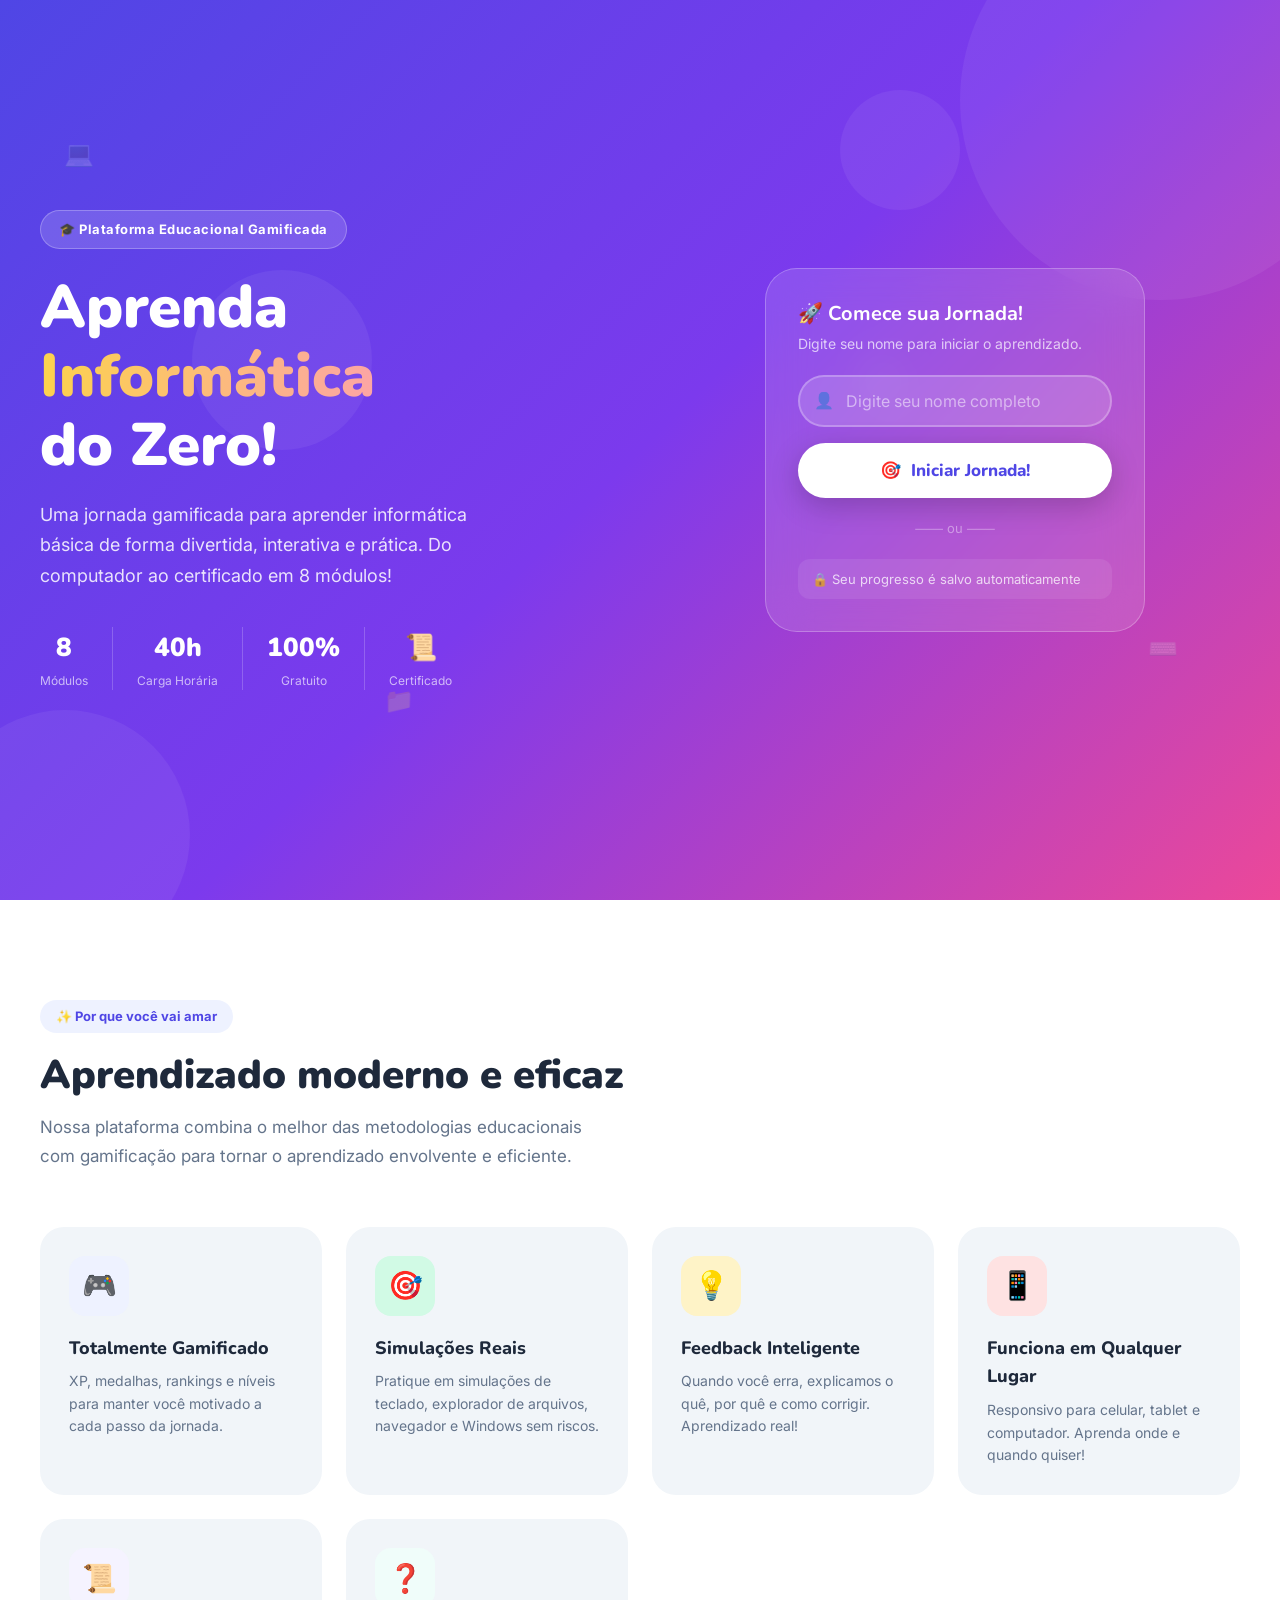
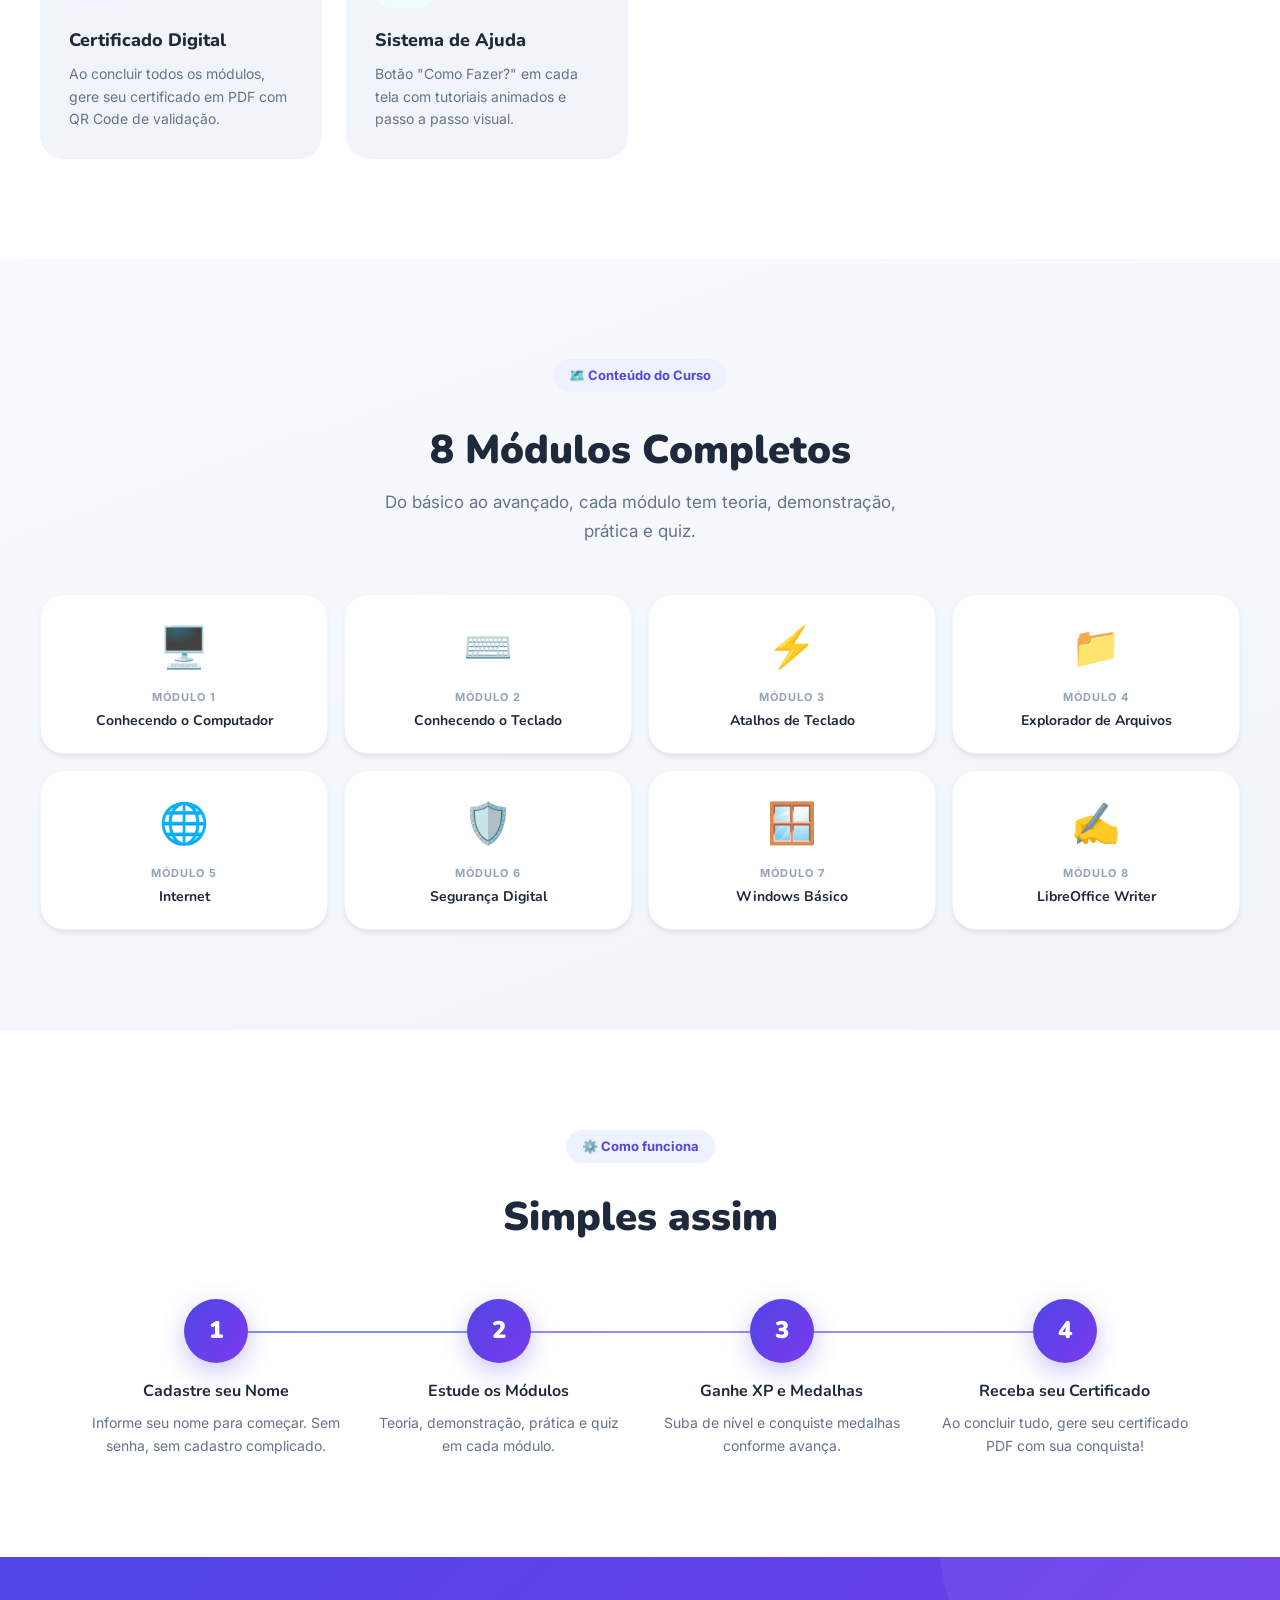
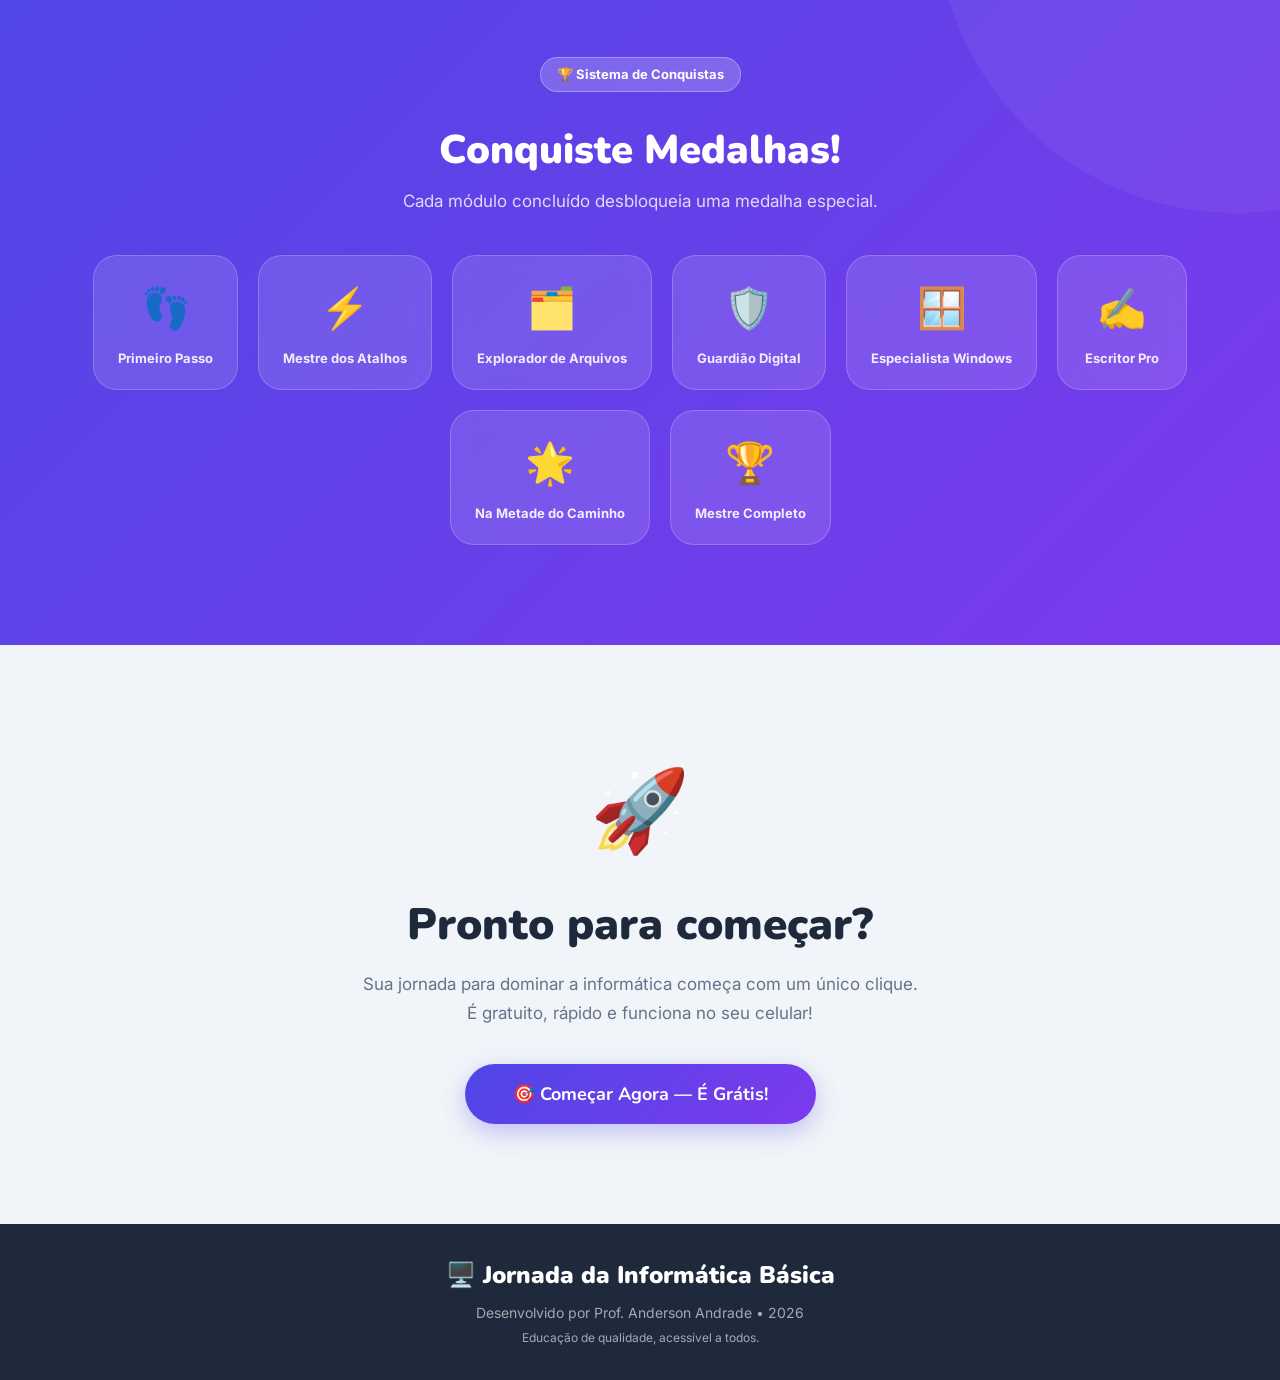
<file: index.html>
<!DOCTYPE html>
<html lang="pt-BR">
<head>
  <meta charset="UTF-8" />
  <meta name="viewport" content="width=device-width, initial-scale=1.0" />
  <title>Jornada da Informática Básica — Prof. Anderson Andrade</title>
  <meta name="description" content="Aprenda informática básica de forma gamificada e interativa. 8 módulos completos com simulações práticas, quizzes e certificado." />
  
  <!-- Font Awesome -->
  <link rel="stylesheet" href="https://cdnjs.cloudflare.com/ajax/libs/font-awesome/6.5.0/css/all.min.css" />
  <!-- Design System -->
  <link rel="stylesheet" href="css/main.css" />

  <style>
    /* ===== LANDING PAGE STYLES ===== */
    body { overflow-x: hidden; }

    /* Hero */
    .hero {
      min-height: 100vh;
      background: var(--gradient-hero);
      display: flex;
      align-items: center;
      position: relative;
      overflow: hidden;
      padding: 80px 24px;
    }

    /* Bolhas decorativas de fundo */
    .hero-bubble {
      position: absolute;
      border-radius: 50%;
      background: rgba(255,255,255,0.06);
      animation: float 6s ease-in-out infinite;
    }
    .hero-bubble:nth-child(1) { width:400px; height:400px; top:-100px; right:-80px; animation-delay:0s; }
    .hero-bubble:nth-child(2) { width:250px; height:250px; bottom:-60px; left:-60px; animation-delay:2s; }
    .hero-bubble:nth-child(3) { width:180px; height:180px; top:30%; left:15%; animation-delay:4s; }
    .hero-bubble:nth-child(4) { width:120px; height:120px; top:10%; right:25%; animation-delay:1s; }

    /* Partículas flutuantes */
    .particle {
      position: absolute;
      font-size: 24px;
      opacity: 0.2;
      animation: float 4s ease-in-out infinite;
    }

    .hero-container {
      max-width: 1200px;
      margin: 0 auto;
      display: grid;
      grid-template-columns: 1fr 1fr;
      gap: 60px;
      align-items: center;
      position: relative;
      z-index: 1;
      width: 100%;
    }

    .hero-content { color: white; }

    .hero-eyebrow {
      display: inline-flex;
      align-items: center;
      gap: 8px;
      background: rgba(255,255,255,0.15);
      border: 1px solid rgba(255,255,255,0.25);
      padding: 8px 18px;
      border-radius: var(--radius-full);
      font-size: 13px;
      font-weight: 700;
      letter-spacing: 0.5px;
      margin-bottom: 24px;
      backdrop-filter: blur(8px);
    }

    .hero-title {
      font-size: clamp(36px, 5vw, 60px);
      font-weight: 900;
      font-family: var(--font-heading);
      color: white;
      line-height: 1.15;
      margin-bottom: 20px;
    }

    .hero-title span {
      background: linear-gradient(90deg, #FCD34D, #FCA5A5);
      -webkit-background-clip: text;
      -webkit-text-fill-color: transparent;
      background-clip: text;
    }

    .hero-subtitle {
      font-size: 18px;
      color: rgba(255,255,255,0.85);
      line-height: 1.7;
      margin-bottom: 36px;
      max-width: 480px;
    }

    /* Formulário de Cadastro */
    .signup-form {
      background: rgba(255,255,255,0.12);
      backdrop-filter: blur(20px);
      -webkit-backdrop-filter: blur(20px);
      border: 1px solid rgba(255,255,255,0.25);
      border-radius: var(--radius-xl);
      padding: 32px;
      max-width: 420px;
    }

    .signup-form h3 {
      color: white;
      font-size: 20px;
      margin-bottom: 6px;
    }

    .signup-form p {
      color: rgba(255,255,255,0.7);
      font-size: 14px;
      margin-bottom: 20px;
    }

    .form-input-group {
      position: relative;
      margin-bottom: 16px;
    }

    .form-input-icon {
      position: absolute;
      left: 16px;
      top: 50%;
      transform: translateY(-50%);
      color: rgba(255,255,255,0.5);
      font-size: 16px;
      pointer-events: none;
    }

    .form-input {
      width: 100%;
      padding: 14px 16px 14px 46px;
      border-radius: var(--radius-full);
      border: 2px solid rgba(255,255,255,0.25);
      background: rgba(255,255,255,0.15);
      color: white;
      font-size: 16px;
      font-family: var(--font-body);
      outline: none;
      transition: var(--transition);
    }

    .form-input::placeholder { color: rgba(255,255,255,0.5); }

    .form-input:focus {
      border-color: rgba(255,255,255,0.6);
      background: rgba(255,255,255,0.2);
      box-shadow: 0 0 0 4px rgba(255,255,255,0.1);
    }

    .btn-start {
      width: 100%;
      padding: 16px;
      background: white;
      color: var(--primary);
      border: none;
      border-radius: var(--radius-full);
      font-size: 17px;
      font-weight: 800;
      font-family: var(--font-heading);
      cursor: pointer;
      transition: var(--transition);
      display: flex;
      align-items: center;
      justify-content: center;
      gap: 10px;
      box-shadow: 0 8px 30px rgba(0,0,0,0.2);
    }

    .btn-start:hover {
      transform: translateY(-3px);
      box-shadow: 0 16px 40px rgba(0,0,0,0.3);
    }

    .btn-start:active { transform: translateY(0); }

    /* Estatísticas rápidas */
    .hero-stats {
      display: flex;
      gap: 24px;
      margin-top: 28px;
    }

    .hero-stat {
      text-align: center;
    }

    .hero-stat-value {
      font-size: 26px;
      font-weight: 900;
      font-family: var(--font-heading);
      color: white;
    }

    .hero-stat-label {
      font-size: 12px;
      color: rgba(255,255,255,0.65);
      margin-top: 2px;
    }

    .hero-stat-divider {
      width: 1px;
      background: rgba(255,255,255,0.2);
      align-self: stretch;
    }

    /* Ilustração da Hero */
    .hero-visual {
      display: flex;
      align-items: center;
      justify-content: center;
    }

    .hero-illustration {
      position: relative;
      width: 100%;
      max-width: 480px;
    }

    .hero-laptop {
      font-size: 160px;
      line-height: 1;
      text-align: center;
      filter: drop-shadow(0 20px 40px rgba(0,0,0,0.3));
      animation: float 4s ease-in-out infinite;
    }

    .floating-badge {
      position: absolute;
      background: white;
      border-radius: var(--radius-md);
      padding: 10px 16px;
      box-shadow: var(--shadow-xl);
      font-weight: 700;
      font-family: var(--font-heading);
      display: flex;
      align-items: center;
      gap: 8px;
      font-size: 13px;
      white-space: nowrap;
      animation: float 3s ease-in-out infinite;
    }

    .fb-1 { top: 10%; right: -5%; color: var(--warning); animation-delay: 0s; }
    .fb-2 { bottom: 25%; left: -10%; color: var(--success); animation-delay: 1.5s; }
    .fb-3 { top: 45%; right: -15%; color: var(--primary); animation-delay: 3s; }

    /* ===== SEÇÃO DE FEATURES ===== */
    .features-section {
      padding: 100px 24px;
      background: white;
    }

    .features-container {
      max-width: 1200px;
      margin: 0 auto;
    }

    .section-tag {
      display: inline-flex;
      align-items: center;
      gap: 8px;
      background: var(--primary-ultra-light);
      color: var(--primary);
      padding: 6px 16px;
      border-radius: var(--radius-full);
      font-size: 13px;
      font-weight: 700;
      margin-bottom: 16px;
    }

    .section-heading {
      font-size: clamp(28px, 4vw, 40px);
      font-weight: 900;
      font-family: var(--font-heading);
      color: var(--text-primary);
      margin-bottom: 12px;
      max-width: 600px;
    }

    .section-desc {
      font-size: 17px;
      color: var(--text-secondary);
      line-height: 1.7;
      max-width: 560px;
      margin-bottom: 56px;
    }

    .features-grid {
      display: grid;
      grid-template-columns: repeat(auto-fill, minmax(260px, 1fr));
      gap: 24px;
    }

    .feature-card {
      background: var(--bg);
      border-radius: var(--radius-lg);
      padding: 28px;
      transition: var(--transition);
      border: 1px solid transparent;
    }

    .feature-card:hover {
      background: white;
      border-color: var(--primary-light);
      box-shadow: var(--shadow-lg);
      transform: translateY(-5px);
    }

    .feature-icon {
      width: 60px;
      height: 60px;
      border-radius: var(--radius-md);
      display: flex;
      align-items: center;
      justify-content: center;
      font-size: 28px;
      margin-bottom: 18px;
    }

    .feature-title {
      font-size: 18px;
      font-weight: 800;
      font-family: var(--font-heading);
      margin-bottom: 8px;
    }

    .feature-desc {
      font-size: 14px;
      color: var(--text-secondary);
      line-height: 1.6;
    }

    /* ===== MÓDULOS SECTION ===== */
    .modules-section {
      padding: 100px 24px;
      background: var(--gradient-bg);
    }

    .modules-container {
      max-width: 1200px;
      margin: 0 auto;
    }

    .modules-showcase {
      display: grid;
      grid-template-columns: repeat(4, 1fr);
      gap: 16px;
    }

    .module-showcase-card {
      background: white;
      border-radius: var(--radius-lg);
      padding: 20px;
      box-shadow: var(--shadow);
      border: 1px solid var(--border-light);
      text-align: center;
      transition: var(--transition);
    }

    .module-showcase-card:hover {
      box-shadow: var(--shadow-md);
      transform: translateY(-4px);
    }

    .module-showcase-icon {
      font-size: 40px;
      margin-bottom: 10px;
    }

    .module-showcase-num {
      font-size: 11px;
      font-weight: 700;
      color: var(--text-muted);
      text-transform: uppercase;
      letter-spacing: 1px;
      margin-bottom: 4px;
    }

    .module-showcase-title {
      font-size: 14px;
      font-weight: 700;
      font-family: var(--font-heading);
      color: var(--text-primary);
    }

    /* ===== COMO FUNCIONA ===== */
    .howto-section {
      padding: 100px 24px;
      background: white;
    }

    .howto-container {
      max-width: 1100px;
      margin: 0 auto;
    }

    .howto-steps {
      display: grid;
      grid-template-columns: repeat(4, 1fr);
      gap: 32px;
      position: relative;
      margin-top: 56px;
    }

    .howto-steps::before {
      content: '';
      position: absolute;
      top: 32px;
      left: calc(12.5% + 16px);
      right: calc(12.5% + 16px);
      height: 2px;
      background: linear-gradient(90deg, var(--primary-light), var(--secondary-light));
    }

    .howto-step {
      text-align: center;
      position: relative;
    }

    .howto-step-num {
      width: 64px;
      height: 64px;
      border-radius: 50%;
      background: var(--gradient-primary);
      color: white;
      display: flex;
      align-items: center;
      justify-content: center;
      font-size: 24px;
      font-weight: 900;
      font-family: var(--font-heading);
      margin: 0 auto 16px;
      box-shadow: var(--shadow-primary);
      position: relative;
      z-index: 1;
    }

    .howto-step-title {
      font-size: 16px;
      font-weight: 700;
      font-family: var(--font-heading);
      margin-bottom: 8px;
    }

    .howto-step-desc {
      font-size: 14px;
      color: var(--text-secondary);
      line-height: 1.6;
    }

    /* ===== GAMIFICAÇÃO SECTION ===== */
    .gamification-section {
      padding: 100px 24px;
      background: var(--gradient-primary);
      color: white;
      position: relative;
      overflow: hidden;
    }

    .gamification-section::before {
      content: '';
      position: absolute;
      top: -50%; right: -20%;
      width: 600px; height: 600px;
      background: rgba(255,255,255,0.05);
      border-radius: 50%;
    }

    .gamification-container {
      max-width: 1200px;
      margin: 0 auto;
      position: relative;
      z-index: 1;
    }

    .medals-showcase {
      display: flex;
      flex-wrap: wrap;
      gap: 20px;
      justify-content: center;
      margin-top: 40px;
    }

    .medal-showcase {
      background: rgba(255,255,255,0.12);
      backdrop-filter: blur(10px);
      border: 1px solid rgba(255,255,255,0.2);
      border-radius: var(--radius-lg);
      padding: 20px 24px;
      text-align: center;
      min-width: 130px;
      transition: var(--transition);
    }

    .medal-showcase:hover {
      background: rgba(255,255,255,0.2);
      transform: translateY(-4px);
    }

    .medal-showcase-icon {
      font-size: 40px;
      margin-bottom: 8px;
    }

    .medal-showcase-name {
      font-size: 13px;
      font-weight: 700;
      color: rgba(255,255,255,0.9);
    }

    /* ===== CTA SECTION ===== */
    .cta-section {
      padding: 100px 24px;
      background: var(--bg);
      text-align: center;
    }

    .cta-container {
      max-width: 700px;
      margin: 0 auto;
    }

    .cta-emoji { font-size: 80px; margin-bottom: 24px; animation: bounce 2s infinite; }

    /* ===== FOOTER ===== */
    .footer {
      background: var(--text-primary);
      color: rgba(255,255,255,0.6);
      padding: 32px 24px;
      text-align: center;
    }

    .footer-logo {
      font-size: 24px;
      font-weight: 900;
      font-family: var(--font-heading);
      color: white;
      margin-bottom: 8px;
    }

    .footer p { font-size: 14px; }

    /* ===== RESPONSIVO ===== */
    @media (max-width: 900px) {
      .hero-container { grid-template-columns: 1fr; text-align: center; }
      .hero-subtitle { margin-left: auto; margin-right: auto; }
      .signup-form { max-width: 100%; }
      .hero-visual { display: none; }
      .hero-stats { justify-content: center; }
      .modules-showcase { grid-template-columns: repeat(2, 1fr); }
      .howto-steps { grid-template-columns: repeat(2, 1fr); }
      .howto-steps::before { display: none; }
    }

    @media (max-width: 600px) {
      .features-grid { grid-template-columns: 1fr; }
      .modules-showcase { grid-template-columns: repeat(2, 1fr); }
      .howto-steps { grid-template-columns: 1fr 1fr; }
    }
  </style>
</head>
<body>

  <!-- ===== HERO ===== -->
  <section class="hero">
    <!-- Bolhas decorativas -->
    <div class="hero-bubble"></div>
    <div class="hero-bubble"></div>
    <div class="hero-bubble"></div>
    <div class="hero-bubble"></div>

    <!-- Partículas decorativas -->
    <div class="particle" style="top:15%; left:5%; animation-delay:0s;">💻</div>
    <div class="particle" style="top:70%; right:8%; animation-delay:2s;">⌨️</div>
    <div class="particle" style="top:40%; right:30%; animation-delay:4s;">🖱️</div>
    <div class="particle" style="bottom:20%; left:30%; animation-delay:1s;">📁</div>

    <div class="hero-container">
      <!-- Conteúdo da Hero -->
      <div class="hero-content animate-fadeInUp">
        <div class="hero-eyebrow">
          🎓 Plataforma Educacional Gamificada
        </div>

        <h1 class="hero-title">
          Aprenda<br>
          <span>Informática</span><br>
          do Zero!
        </h1>

        <p class="hero-subtitle">
          Uma jornada gamificada para aprender informática básica 
          de forma divertida, interativa e prática.
          Do computador ao certificado em 8 módulos!
        </p>

        <!-- Stats rápidas -->
        <div class="hero-stats">
          <div class="hero-stat">
            <div class="hero-stat-value">8</div>
            <div class="hero-stat-label">Módulos</div>
          </div>
          <div class="hero-stat-divider"></div>
          <div class="hero-stat">
            <div class="hero-stat-value">40h</div>
            <div class="hero-stat-label">Carga Horária</div>
          </div>
          <div class="hero-stat-divider"></div>
          <div class="hero-stat">
            <div class="hero-stat-value">100%</div>
            <div class="hero-stat-label">Gratuito</div>
          </div>
          <div class="hero-stat-divider"></div>
          <div class="hero-stat">
            <div class="hero-stat-value">📜</div>
            <div class="hero-stat-label">Certificado</div>
          </div>
        </div>
      </div>

      <!-- Formulário / Ilustração -->
      <div class="hero-visual">
        <!-- Formulário de Cadastro -->
        <div class="signup-form animate-fadeInUp" style="animation-delay:0.2s; opacity:0;">
          <h3>🚀 Comece sua Jornada!</h3>
          <p>Digite seu nome para iniciar o aprendizado.</p>

          <form id="signup-form" onsubmit="handleSignup(event)">
            <div class="form-input-group">
              <span class="form-input-icon">👤</span>
              <input
                type="text"
                id="student-name"
                class="form-input"
                placeholder="Digite seu nome completo"
                maxlength="60"
                autocomplete="off"
                required
              />
            </div>

            <button type="submit" class="btn-start" id="start-btn">
              <span>🎯</span>
              <span>Iniciar Jornada!</span>
            </button>
          </form>

          <!-- Divisor -->
          <div style="text-align:center; margin:20px 0; color:rgba(255,255,255,0.4); font-size:13px;">
            ─── ou ───
          </div>

          <!-- Continuar com progresso existente -->
          <div id="continue-section" style="display:none; text-align:center;">
            <p style="color:rgba(255,255,255,0.8); font-size:14px; margin-bottom:12px;">
              Você tem progresso salvo como:<br>
              <strong id="saved-name" style="color:white;"></strong>
            </p>
            <button class="btn btn-success" style="width:100%; border-radius:var(--radius-full); padding:14px;" onclick="continueLearning()">
              ▶️ Continuar de Onde Parei
            </button>
          </div>

          <!-- Badge de garantia -->
          <div style="display:flex; align-items:center; gap:8px; margin-top:16px; padding:10px 14px; background:rgba(255,255,255,0.08); border-radius:var(--radius); font-size:13px; color:rgba(255,255,255,0.75);">
            🔒 Seu progresso é salvo automaticamente
          </div>
        </div>
      </div>
    </div>
  </section>

  <!-- ===== FEATURES ===== -->
  <section class="features-section">
    <div class="features-container">
      <div class="section-tag">✨ Por que você vai amar</div>
      <h2 class="section-heading">Aprendizado moderno e eficaz</h2>
      <p class="section-desc">
        Nossa plataforma combina o melhor das metodologias educacionais com gamificação 
        para tornar o aprendizado envolvente e eficiente.
      </p>

      <div class="features-grid stagger">
        <div class="feature-card animate-fadeInUp">
          <div class="feature-icon" style="background:var(--primary-ultra-light);">🎮</div>
          <div class="feature-title">Totalmente Gamificado</div>
          <div class="feature-desc">XP, medalhas, rankings e níveis para manter você motivado a cada passo da jornada.</div>
        </div>

        <div class="feature-card animate-fadeInUp">
          <div class="feature-icon" style="background:var(--success-light);">🎯</div>
          <div class="feature-title">Simulações Reais</div>
          <div class="feature-desc">Pratique em simulações de teclado, explorador de arquivos, navegador e Windows sem riscos.</div>
        </div>

        <div class="feature-card animate-fadeInUp">
          <div class="feature-icon" style="background:var(--warning-light);">💡</div>
          <div class="feature-title">Feedback Inteligente</div>
          <div class="feature-desc">Quando você erra, explicamos o quê, por quê e como corrigir. Aprendizado real!</div>
        </div>

        <div class="feature-card animate-fadeInUp">
          <div class="feature-icon" style="background:var(--danger-light);">📱</div>
          <div class="feature-title">Funciona em Qualquer Lugar</div>
          <div class="feature-desc">Responsivo para celular, tablet e computador. Aprenda onde e quando quiser!</div>
        </div>

        <div class="feature-card animate-fadeInUp">
          <div class="feature-icon" style="background:#F5F3FF;">📜</div>
          <div class="feature-title">Certificado Digital</div>
          <div class="feature-desc">Ao concluir todos os módulos, gere seu certificado em PDF com QR Code de validação.</div>
        </div>

        <div class="feature-card animate-fadeInUp">
          <div class="feature-icon" style="background:#F0FDFA;">❓</div>
          <div class="feature-title">Sistema de Ajuda</div>
          <div class="feature-desc">Botão "Como Fazer?" em cada tela com tutoriais animados e passo a passo visual.</div>
        </div>
      </div>
    </div>
  </section>

  <!-- ===== MÓDULOS ===== -->
  <section class="modules-section">
    <div class="modules-container">
      <div style="text-align:center; margin-bottom:16px;">
        <div class="section-tag">🗺️ Conteúdo do Curso</div>
      </div>
      <h2 class="section-heading" style="text-align:center; margin:0 auto 12px;">8 Módulos Completos</h2>
      <p class="section-desc" style="text-align:center; margin:0 auto 48px;">
        Do básico ao avançado, cada módulo tem teoria, demonstração, prática e quiz.
      </p>

      <div class="modules-showcase">
        <div class="module-showcase-card">
          <div class="module-showcase-icon">🖥️</div>
          <div class="module-showcase-num">Módulo 1</div>
          <div class="module-showcase-title">Conhecendo o Computador</div>
        </div>
        <div class="module-showcase-card">
          <div class="module-showcase-icon">⌨️</div>
          <div class="module-showcase-num">Módulo 2</div>
          <div class="module-showcase-title">Conhecendo o Teclado</div>
        </div>
        <div class="module-showcase-card">
          <div class="module-showcase-icon">⚡</div>
          <div class="module-showcase-num">Módulo 3</div>
          <div class="module-showcase-title">Atalhos de Teclado</div>
        </div>
        <div class="module-showcase-card">
          <div class="module-showcase-icon">📁</div>
          <div class="module-showcase-num">Módulo 4</div>
          <div class="module-showcase-title">Explorador de Arquivos</div>
        </div>
        <div class="module-showcase-card">
          <div class="module-showcase-icon">🌐</div>
          <div class="module-showcase-num">Módulo 5</div>
          <div class="module-showcase-title">Internet</div>
        </div>
        <div class="module-showcase-card">
          <div class="module-showcase-icon">🛡️</div>
          <div class="module-showcase-num">Módulo 6</div>
          <div class="module-showcase-title">Segurança Digital</div>
        </div>
        <div class="module-showcase-card">
          <div class="module-showcase-icon">🪟</div>
          <div class="module-showcase-num">Módulo 7</div>
          <div class="module-showcase-title">Windows Básico</div>
        </div>
        <div class="module-showcase-card">
          <div class="module-showcase-icon">✍️</div>
          <div class="module-showcase-num">Módulo 8</div>
          <div class="module-showcase-title">LibreOffice Writer</div>
        </div>
      </div>
    </div>
  </section>

  <!-- ===== COMO FUNCIONA ===== -->
  <section class="howto-section">
    <div class="howto-container">
      <div style="text-align:center;">
        <div class="section-tag">⚙️ Como funciona</div>
        <h2 class="section-heading" style="text-align:center; margin:12px auto 0;">Simples assim</h2>
      </div>

      <div class="howto-steps stagger">
        <div class="howto-step animate-fadeInUp">
          <div class="howto-step-num">1</div>
          <div class="howto-step-title">Cadastre seu Nome</div>
          <div class="howto-step-desc">Informe seu nome para começar. Sem senha, sem cadastro complicado.</div>
        </div>
        <div class="howto-step animate-fadeInUp">
          <div class="howto-step-num">2</div>
          <div class="howto-step-title">Estude os Módulos</div>
          <div class="howto-step-desc">Teoria, demonstração, prática e quiz em cada módulo.</div>
        </div>
        <div class="howto-step animate-fadeInUp">
          <div class="howto-step-num">3</div>
          <div class="howto-step-title">Ganhe XP e Medalhas</div>
          <div class="howto-step-desc">Suba de nível e conquiste medalhas conforme avança.</div>
        </div>
        <div class="howto-step animate-fadeInUp">
          <div class="howto-step-num">4</div>
          <div class="howto-step-title">Receba seu Certificado</div>
          <div class="howto-step-desc">Ao concluir tudo, gere seu certificado PDF com sua conquista!</div>
        </div>
      </div>
    </div>
  </section>

  <!-- ===== GAMIFICAÇÃO ===== -->
  <section class="gamification-section">
    <div class="gamification-container">
      <div style="text-align:center; margin-bottom:16px;">
        <div class="section-tag" style="background:rgba(255,255,255,0.2); color:white; border:1px solid rgba(255,255,255,0.3);">
          🏆 Sistema de Conquistas
        </div>
      </div>
      <h2 style="font-size:clamp(28px,4vw,40px); font-weight:900; color:white; text-align:center; margin-bottom:12px;">
        Conquiste Medalhas!
      </h2>
      <p style="text-align:center; color:rgba(255,255,255,0.8); font-size:17px; max-width:500px; margin:0 auto 16px;">
        Cada módulo concluído desbloqueia uma medalha especial.
      </p>

      <div class="medals-showcase">
        <div class="medal-showcase">
          <div class="medal-showcase-icon">👣</div>
          <div class="medal-showcase-name">Primeiro Passo</div>
        </div>
        <div class="medal-showcase">
          <div class="medal-showcase-icon">⚡</div>
          <div class="medal-showcase-name">Mestre dos Atalhos</div>
        </div>
        <div class="medal-showcase">
          <div class="medal-showcase-icon">🗂️</div>
          <div class="medal-showcase-name">Explorador de Arquivos</div>
        </div>
        <div class="medal-showcase">
          <div class="medal-showcase-icon">🛡️</div>
          <div class="medal-showcase-name">Guardião Digital</div>
        </div>
        <div class="medal-showcase">
          <div class="medal-showcase-icon">🪟</div>
          <div class="medal-showcase-name">Especialista Windows</div>
        </div>
        <div class="medal-showcase">
          <div class="medal-showcase-icon">✍️</div>
          <div class="medal-showcase-name">Escritor Pro</div>
        </div>
        <div class="medal-showcase">
          <div class="medal-showcase-icon">🌟</div>
          <div class="medal-showcase-name">Na Metade do Caminho</div>
        </div>
        <div class="medal-showcase">
          <div class="medal-showcase-icon">🏆</div>
          <div class="medal-showcase-name">Mestre Completo</div>
        </div>
      </div>
    </div>
  </section>

  <!-- ===== CTA FINAL ===== -->
  <section class="cta-section">
    <div class="cta-container">
      <div class="cta-emoji">🚀</div>
      <h2 class="section-heading" style="text-align:center; margin:0 auto 16px; font-size:clamp(28px,4vw,44px);">
        Pronto para começar?
      </h2>
      <p class="section-desc" style="text-align:center; margin:0 auto 36px;">
        Sua jornada para dominar a informática começa com um único clique.
        É gratuito, rápido e funciona no seu celular!
      </p>
      <button class="btn btn-primary btn-lg" onclick="document.querySelector('.hero').scrollIntoView({behavior:'smooth'})">
        🎯 Começar Agora — É Grátis!
      </button>
    </div>
  </section>

  <!-- ===== FOOTER ===== -->
  <footer class="footer">
    <div class="footer-logo">🖥️ Jornada da Informática Básica</div>
    <p>Desenvolvido por Prof. Anderson Andrade • 2026</p>
    <p style="margin-top:4px; font-size:12px;">Educação de qualidade, acessível a todos.</p>
  </footer>

  <!-- Toast Container -->
  <div id="toast-container"></div>

  <!-- Script -->
  <script src="js/app.js"></script>
  <script>
    // ===================================================
    // LÓGICA DA LANDING PAGE
    // ===================================================

    /**
     * Inicializa a landing page:
     * - Verifica se já existe um aluno salvo
     * - Mostra opção de continuar se houver
     */
    function initLandingPage() {
      const state = App.loadState();

      if (state && state.student?.name) {
        // Aluno já cadastrado — mostra opção de continuar
        const savedName = document.getElementById('saved-name');
        const continueSection = document.getElementById('continue-section');

        if (savedName) savedName.textContent = state.student.name;
        if (continueSection) continueSection.style.display = 'block';
      }
    }

    /**
     * Processa o cadastro do aluno.
     * @param {Event} event - Evento de submit do form.
     */
    function handleSignup(event) {
      event.preventDefault();

      const nameInput = document.getElementById('student-name');
      const name = nameInput.value.trim();

      if (!name || name.length < 2) {
        App.showToast('error', 'Nome inválido', 'Por favor, digite seu nome completo.');
        nameInput.focus();
        return;
      }

      // Som de clique
      App.playSound('click');

      // Anima o botão
      const btn = document.getElementById('start-btn');
      btn.innerHTML = '<span class="animate-spin">⏳</span> Preparando sua jornada...';
      btn.disabled = true;

      // Inicializa o estado do aluno
      App.initStudent(name);

      // Redireciona ao dashboard após breve delay
      setTimeout(() => {
        window.location.href = 'dashboard.html';
      }, 1000);
    }

    /**
     * Continua a sessão do aluno existente.
     */
    function continueLearning() {
      App.playSound('click');
      window.location.href = 'dashboard.html';
    }

    // Inicializa ao carregar a página
    document.addEventListener('DOMContentLoaded', initLandingPage);
  </script>
</body>
</html>
</file>
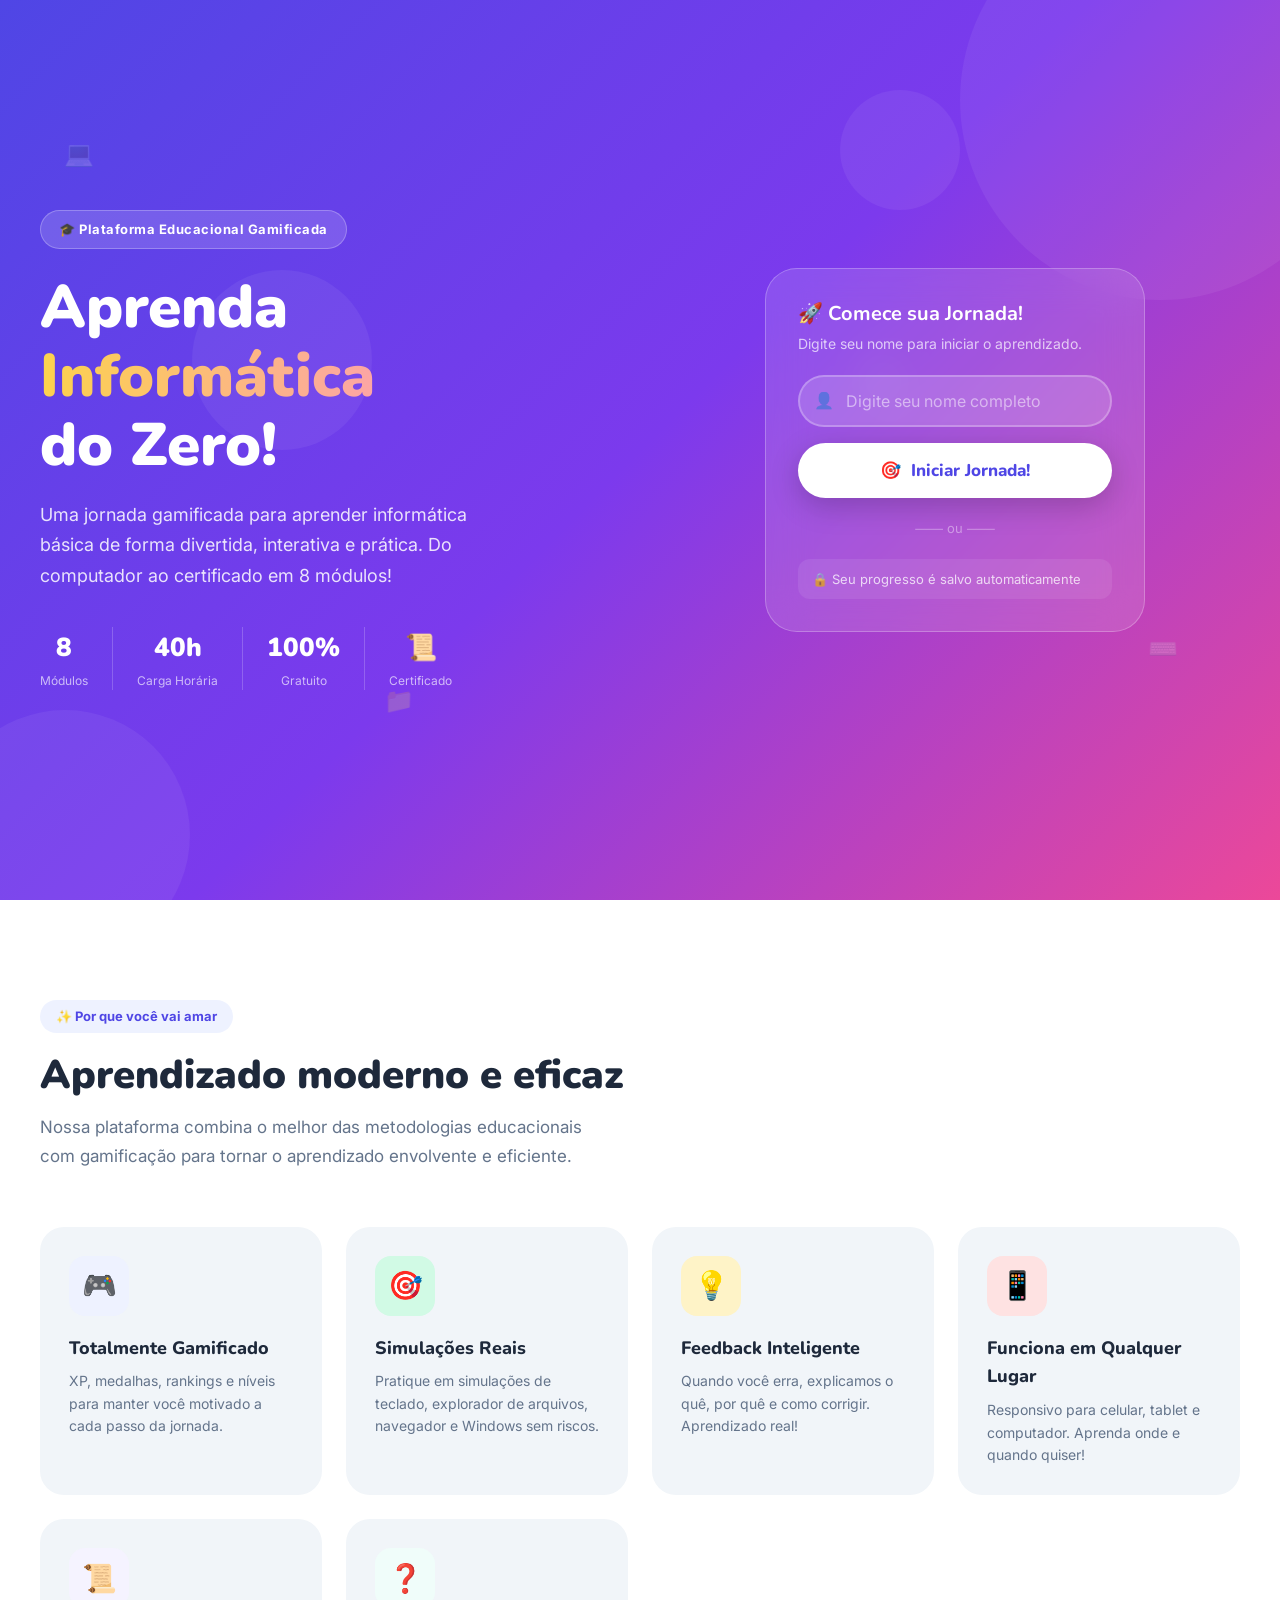
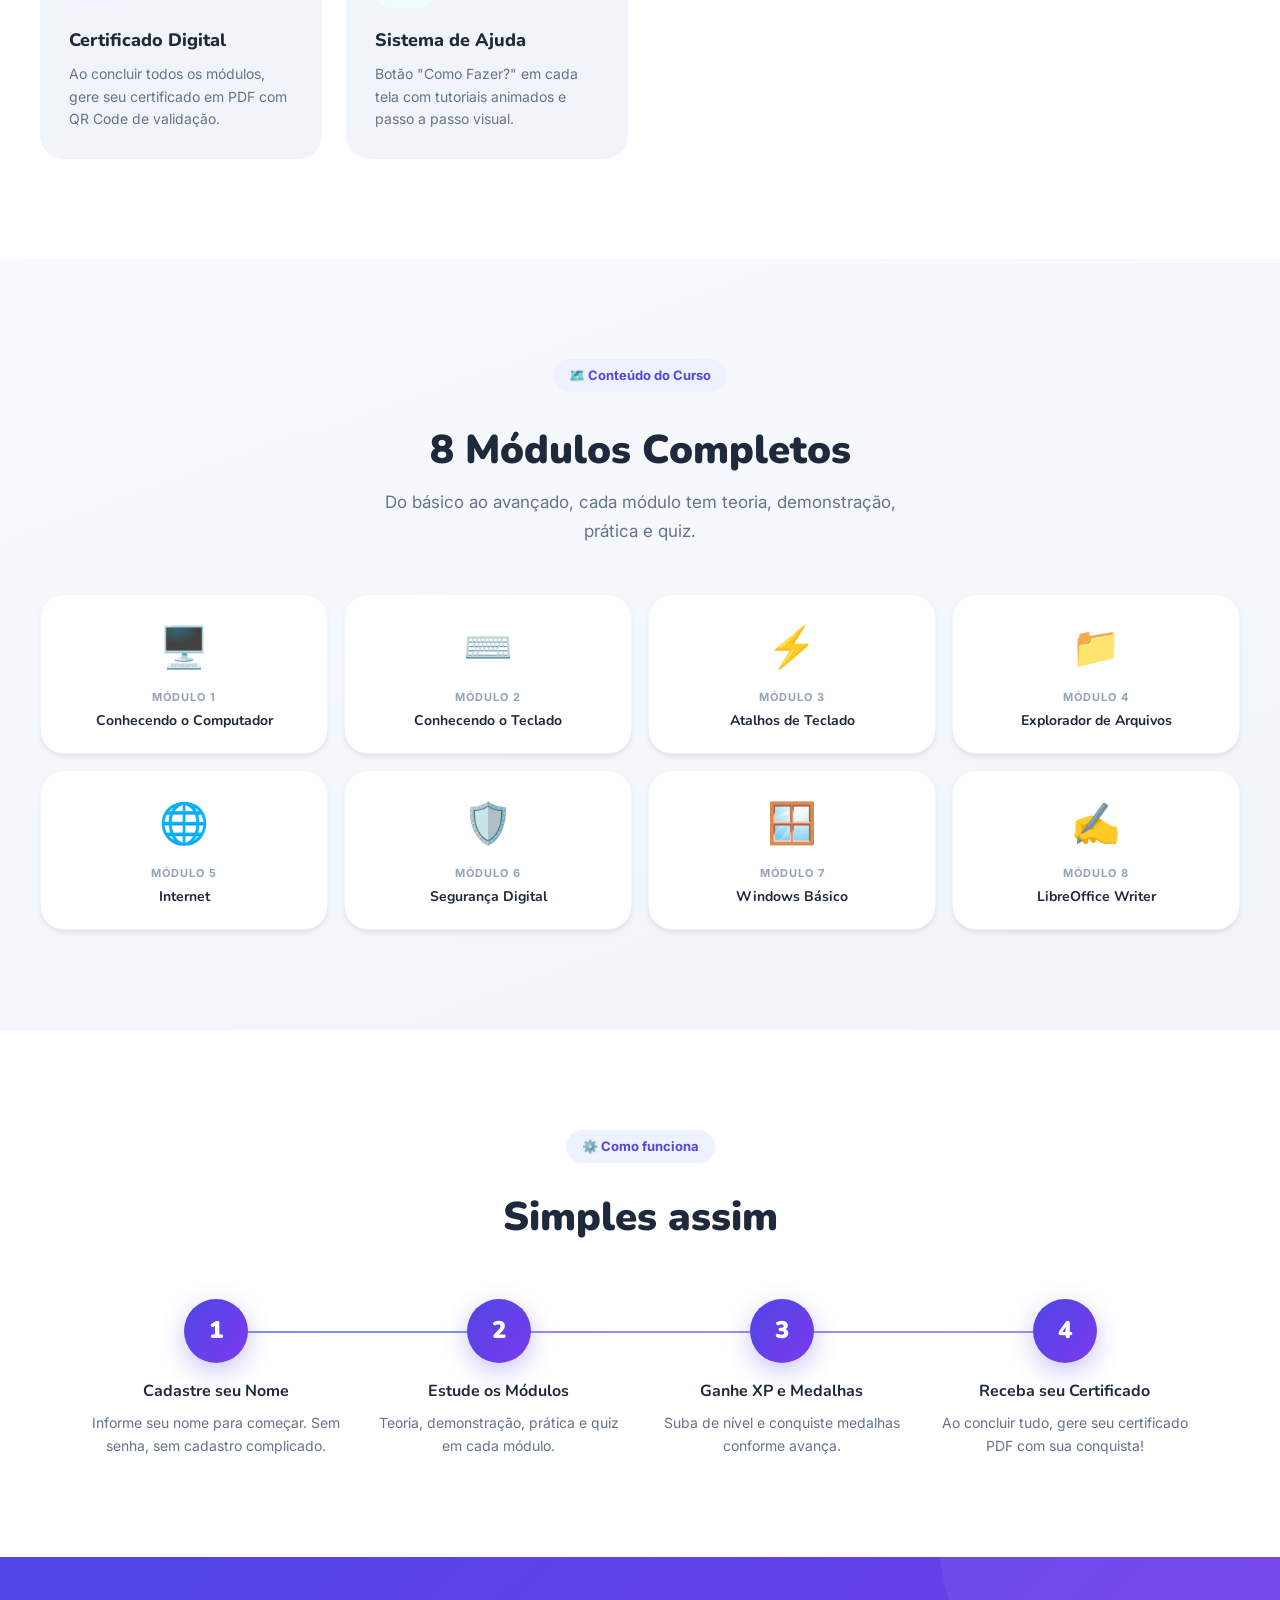
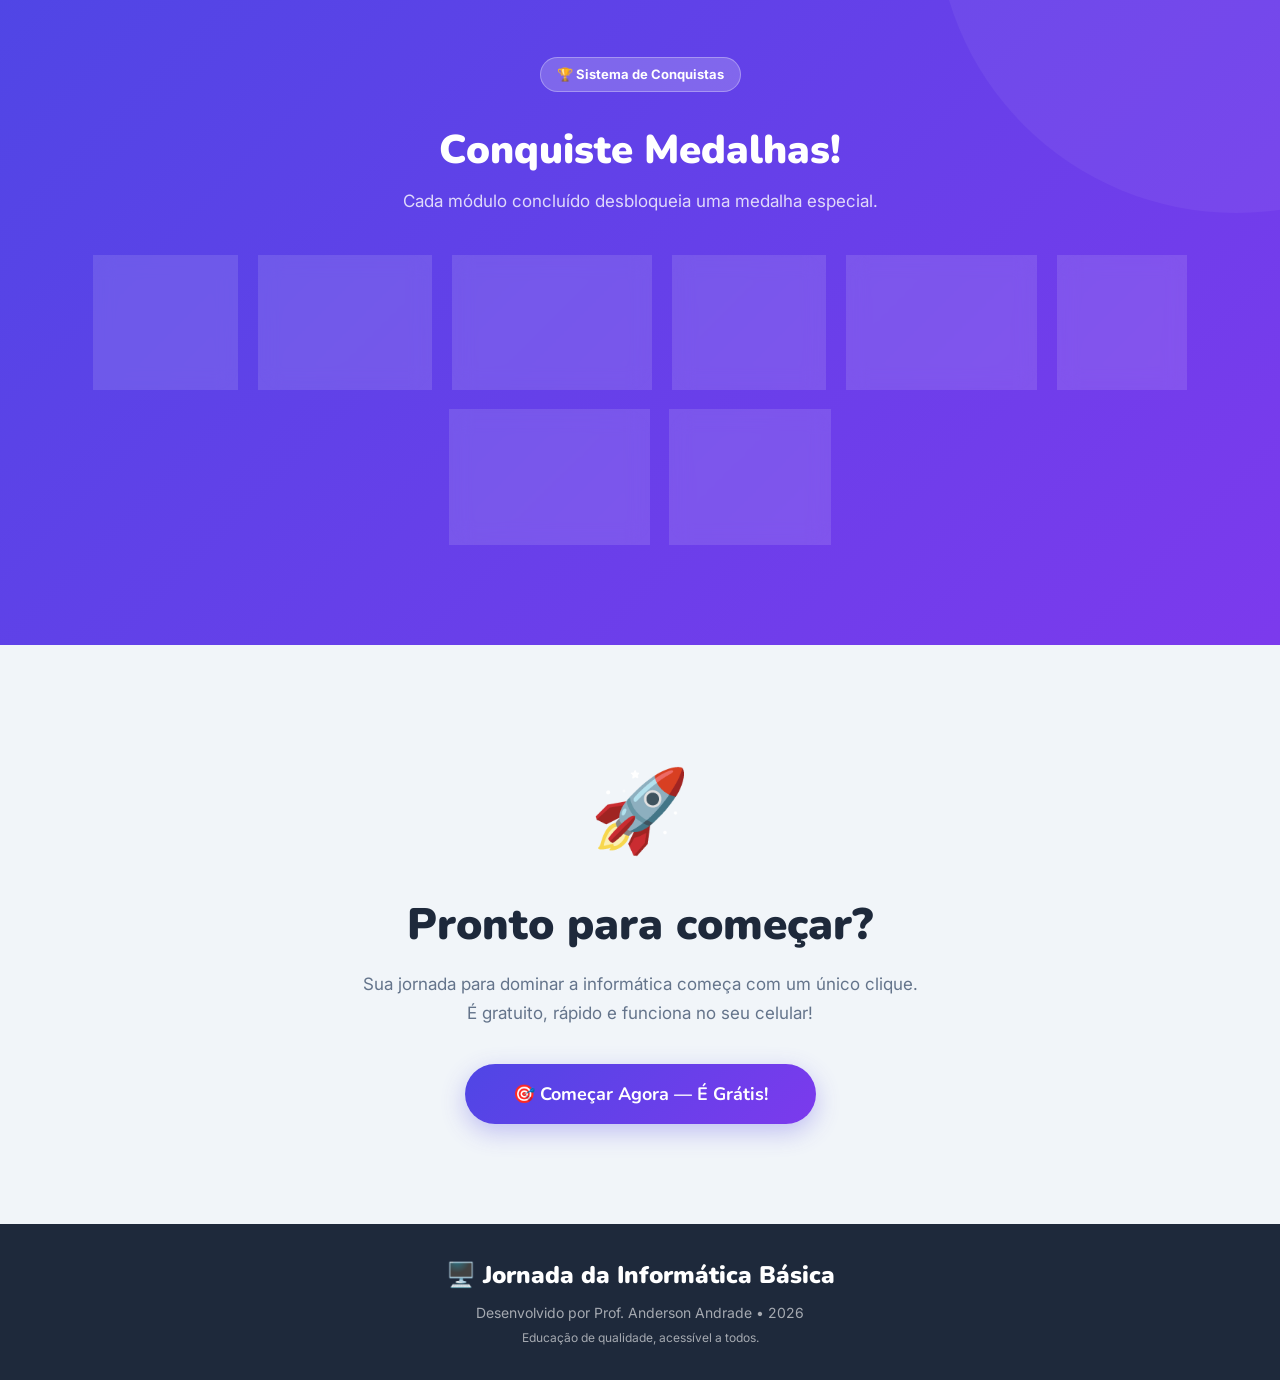
<file: dashboard.html>
<!DOCTYPE html>
<html lang="pt-BR">
<head>
  <meta charset="UTF-8" />
  <meta name="viewport" content="width=device-width, initial-scale=1.0" />
  <title>Dashboard — Jornada da Informática Básica</title>
  <meta name="description" content="Seu painel de controle na Jornada da Informática Básica. Acompanhe seu progresso, XP e medalhas." />
  
  <link rel="stylesheet" href="https://cdnjs.cloudflare.com/ajax/libs/font-awesome/6.5.0/css/all.min.css" />
  <link rel="stylesheet" href="css/main.css" />
  <link rel="stylesheet" href="css/dashboard.css" />
</head>
<body>

  <!-- Toggle Mobile -->
  <button class="sidebar-toggle" id="sidebar-toggle" onclick="toggleSidebar()" title="Abrir Menu">☰</button>
  <div class="sidebar-overlay" id="sidebar-overlay" onclick="closeSidebar()"></div>

  <div class="dashboard-layout">

    <!-- ===== SIDEBAR ===== -->
    <aside class="sidebar" id="sidebar">

      <!-- Logo -->
      <div class="sidebar-logo">
        <div class="sidebar-logo-icon">🖥️</div>
        <div class="sidebar-logo-text">
          Jornada da Informática
          <small>Prof. Anderson Andrade</small>
        </div>
      </div>

      <!-- Perfil do Aluno -->
      <div class="student-profile">
        <div class="student-avatar" id="student-avatar">😊</div>
        <div class="student-name" id="student-name">Aluno</div>
        <div class="student-badges">
          <span class="level-badge" id="level-badge">🌱 Iniciante</span>
        </div>

        <!-- Barra de XP -->
        <div class="xp-section">
          <div class="xp-header">
            <span class="xp-label">Experiência</span>
            <span class="xp-value" data-xp-display>0</span>
            <span class="xp-value" style="color:var(--text-muted); font-weight:400;"> XP</span>
          </div>
          <div class="xp-bar">
            <div class="xp-bar-fill" id="xp-bar-fill" style="width:0%"></div>
          </div>
          <div class="xp-next" data-xp-next>100 XP para Explorador</div>
        </div>
      </div>

      <!-- Navegação -->
      <nav class="sidebar-nav">
        <div class="nav-section-title">Menu</div>

        <button class="nav-link active" onclick="showSection('overview')">
          <div class="nav-link-icon active">🏠</div>
          Visão Geral
        </button>

        <button class="nav-link" onclick="showSection('modules')">
          <div class="nav-link-icon">📚</div>
          Módulos
        </button>

        <button class="nav-link" onclick="showSection('medals')">
          <div class="nav-link-icon">🏅</div>
          Medalhas
        </button>

        <button class="nav-link" onclick="showSection('ranking')">
          <div class="nav-link-icon">🏆</div>
          Ranking
        </button>

        <div class="nav-section-title">Módulos</div>
        <div id="sidebar-modules"></div>
      </nav>

      <!-- Footer da Sidebar -->
      <div class="sidebar-footer">
        <button class="sidebar-exit-btn" onclick="confirmReset()">
          🔄 Reiniciar Progresso
        </button>
        <button class="sidebar-exit-btn" onclick="exitToHome()">
          🚪 Sair
        </button>
      </div>
    </aside>

    <!-- ===== MAIN CONTENT ===== -->
    <main class="main-content">

      <!-- Header -->
      <div class="dashboard-header">
        <div class="dashboard-header-left">
          <h1 id="header-greeting">Olá! 👋</h1>
          <p id="header-subtitle">Continue sua jornada de aprendizado!</p>
        </div>
        <div class="dashboard-header-right">
          <div class="xp-badge">
            ⭐ <span data-xp-display>0</span> XP
          </div>
          <div class="streak-badge" id="streak-badge">
            🔥 1 dia
          </div>
        </div>
      </div>

      <!-- Body -->
      <div class="dashboard-body">

        <!-- ===== VISÃO GERAL ===== -->
        <section id="section-overview">
          <!-- Stats -->
          <div class="stats-grid">
            <div class="stat-card">
              <div class="stat-icon blue">📚</div>
              <div>
                <div class="stat-value" id="stat-modules">0/8</div>
                <div class="stat-label">Módulos Concluídos</div>
              </div>
            </div>
            <div class="stat-card">
              <div class="stat-icon yellow">⭐</div>
              <div>
                <div class="stat-value" data-xp-display>0</div>
                <div class="stat-label">XP Total Acumulado</div>
              </div>
            </div>
            <div class="stat-card">
              <div class="stat-icon green">🏅</div>
              <div>
                <div class="stat-value" id="stat-medals">0</div>
                <div class="stat-label">Medalhas Conquistadas</div>
              </div>
            </div>
            <div class="stat-card">
              <div class="stat-icon purple">⏱️</div>
              <div>
                <div class="stat-value" id="stat-hours">0h</div>
                <div class="stat-label">Horas Estudadas</div>
              </div>
            </div>
          </div>

          <!-- Progresso Geral -->
          <div class="section-title">
            <div class="title-icon">📊</div>
            Progresso Geral
          </div>

          <div class="card" style="margin-bottom:32px;">
            <div class="card-body">
              <div style="display:flex; align-items:center; justify-content:space-between; margin-bottom:16px;">
                <div>
                  <div style="font-size:18px; font-weight:800; font-family:var(--font-heading);" id="progress-label">0% Completo</div>
                  <div style="font-size:14px; color:var(--text-secondary);" id="progress-sublabel">Módulo 1 desbloqueado — Comece agora!</div>
                </div>
                <div class="level-badge" data-level-name>🌱 Iniciante</div>
              </div>
              <div class="progress-bar-custom" style="height:16px;">
                <div class="progress-bar-fill" id="overall-progress-bar" style="width:0%;"></div>
              </div>
              <div style="display:flex; justify-content:space-between; margin-top:8px; font-size:13px; color:var(--text-muted);">
                <span>Início</span>
                <span>Módulo 4</span>
                <span>Módulo 8</span>
                <span>Mestre 🏆</span>
              </div>
            </div>
          </div>

          <!-- Última Atividade -->
          <div class="section-title">
            <div class="title-icon">⚡</div>
            Atividade Recente
          </div>
          <div class="activity-feed" id="activity-feed">
            <div style="padding:20px; text-align:center; color:var(--text-muted);">
              <div style="font-size:40px; margin-bottom:8px;">🎯</div>
              <div>Nenhuma atividade ainda. Comece estudando!</div>
            </div>
          </div>
        </section>

        <!-- ===== MÓDULOS ===== -->
        <section id="section-modules" style="display:none;">
          <div class="section-title">
            <div class="title-icon">📚</div>
            Todos os Módulos
          </div>
          <div class="modules-grid" id="modules-grid"></div>
        </section>

        <!-- ===== MEDALHAS ===== -->
        <section id="section-medals" style="display:none;">
          <div class="section-title">
            <div class="title-icon">🏅</div>
            Suas Medalhas
          </div>

          <div class="card" style="margin-bottom:24px;">
            <div class="card-body">
              <p style="color:var(--text-secondary); margin-bottom:24px;">
                Conquiste medalhas completando os módulos. Cada conquista representa uma habilidade dominada!
              </p>
              <div class="medals-grid" id="medals-grid" style="display:flex; flex-wrap:wrap; gap:20px;"></div>
            </div>
          </div>
        </section>

        <!-- ===== RANKING ===== -->
        <section id="section-ranking" style="display:none;">
          <div class="section-title">
            <div class="title-icon">🏆</div>
            Ranking da Turma
          </div>
          <div class="ranking-table" id="ranking-table"></div>
        </section>

      </div>
    </main>
  </div>

  <!-- Modal de Ajuda / Confirmação -->
  <div class="modal-custom" id="confirm-modal">
    <div class="modal-box">
      <div class="modal-box-header">
        <h3>⚠️ Reiniciar Progresso</h3>
        <button class="modal-close" onclick="closeModal('confirm-modal')">✕</button>
      </div>
      <div class="modal-box-body">
        <p style="color:var(--text-secondary);">
          Tem certeza que deseja reiniciar todo o seu progresso?<br>
          <strong>Todo o XP, módulos concluídos e medalhas serão perdidos.</strong>
        </p>
        <div class="info-box danger" style="margin-top:16px;">
          <div class="info-box-title">⛔ Esta ação é irreversível!</div>
          <div class="info-box-body">Seu progresso não poderá ser recuperado após o reset.</div>
        </div>
      </div>
      <div class="modal-box-footer">
        <button class="btn btn-ghost" onclick="closeModal('confirm-modal')">Cancelar</button>
        <button class="btn btn-danger" onclick="doReset()">🔄 Sim, Reiniciar</button>
      </div>
    </div>
  </div>

  <!-- Toast Container -->
  <div id="toast-container"></div>

  <script src="js/app.js"></script>
  <script src="js/certificate.js"></script>
  <script>
    // ===================================================
    // DASHBOARD — LÓGICA PRINCIPAL
    // ===================================================

    // Configuração dos módulos para exibição
    const MODULES_DISPLAY = [
      { id:1, icon:'🖥️', title:'Conhecendo o Computador',  desc:'Hardware, Software e Sistema Operacional',       color:'banner-1', file:'modules/module1.html' },
      { id:2, icon:'⌨️', title:'Conhecendo o Teclado',      desc:'Teclas, funções e simulador virtual',            color:'banner-2', file:'modules/module2.html' },
      { id:3, icon:'⚡', title:'Atalhos de Teclado',        desc:'Os atalhos mais importantes para ser produtivo', color:'banner-3', file:'modules/module3.html' },
      { id:4, icon:'📁', title:'Explorador de Arquivos',    desc:'Pastas, arquivos e organização do Windows',      color:'banner-4', file:'modules/module4.html' },
      { id:5, icon:'🌐', title:'Internet',                  desc:'Navegadores, sites e navegação segura',           color:'banner-5', file:'modules/module5.html' },
      { id:6, icon:'🛡️', title:'Segurança Digital',        desc:'Senhas, golpes, phishing e proteção online',     color:'banner-6', file:'modules/module6.html' },
      { id:7, icon:'🪟', title:'Windows Básico',            desc:'Desktop, Barra de Tarefas e Menu Iniciar',       color:'banner-7', file:'modules/module7.html' },
      { id:8, icon:'✍️', title:'LibreOffice Writer',        desc:'Documentos, formatação e tabelas',               color:'banner-8', file:'modules/module8.html' },
    ];

    // Avatares por nível
    const LEVEL_AVATARS = ['🌱', '🔭', '⚙️', '💡', '🏆'];

    // Dados falsos do ranking
    const RANKING_DATA = [
      { name: 'Maria Oliveira',   avatar: '👩', modules: 8, xp: 620 },
      { name: 'João Santos',      avatar: '👨', modules: 7, xp: 510 },
      { name: 'Ana Costa',        avatar: '👩', modules: 6, xp: 430 },
      { name: 'Pedro Lima',       avatar: '🧑', modules: 5, xp: 370 },
      { name: 'Carla Souza',      avatar: '👩', modules: 4, xp: 280 },
      { name: 'Lucas Ferreira',   avatar: '👦', modules: 3, xp: 200 },
    ];

    /**
     * Inicializa o dashboard completo.
     */
    function initDashboard() {
      // Verifica se aluno está cadastrado
      App.requireStudent();

      const state = App.loadState();
      if (!state) return;

      // Carrega dados na UI
      renderStudentProfile(state);
      renderModulesGrid(state);
      renderSidebarModules(state);
      renderMedals(state);
      renderRanking(state);
      renderActivityFeed(state);
      renderStats(state);
      renderOverallProgress(state);
    }

    /**
     * Renderiza o perfil do aluno na sidebar.
     */
    function renderStudentProfile(state) {
      const name = state.student?.name || 'Aluno';
      const xp = state.totalXP || 0;
      const levelInfo = App.getLevelInfo(xp);
      const levelProgress = App.getLevelProgress(xp);
      const nextLevel = App.LEVELS[levelInfo.index + 1];

      // Nome
      document.getElementById('student-name').textContent = name;
      document.getElementById('header-greeting').textContent = `Olá, ${name.split(' ')[0]}! 👋`;

      // Última atividade
      if (state.lastActivity) {
        document.getElementById('header-subtitle').textContent =
          `Última atividade: ${App.formatTimeAgo(state.lastActivity)}`;
      }

      // Avatar baseado no nível
      document.getElementById('student-avatar').textContent = LEVEL_AVATARS[levelInfo.index] || '😊';

      // Level badge
      document.getElementById('level-badge').textContent = `${levelInfo.icon} ${levelInfo.name}`;
      document.getElementById('level-badge').style.background = '';

      // Barra de XP
      document.getElementById('xp-bar-fill').style.width = levelProgress + '%';

      // XP text em todos os elementos data-xp-display
      document.querySelectorAll('[data-xp-display]').forEach(el => {
        el.textContent = xp.toLocaleString('pt-BR');
      });

      // XP próximo nível
      if (nextLevel) {
        document.querySelectorAll('[data-xp-next]').forEach(el => {
          el.textContent = `${nextLevel.min - xp} XP para ${nextLevel.name}`;
        });
      }

      // Level name em todos os elementos data-level-name
      document.querySelectorAll('[data-level-name]').forEach(el => {
        el.textContent = `${levelInfo.icon} ${levelInfo.name}`;
      });
    }

    /**
     * Renderiza a grade de módulos.
     */
    function renderModulesGrid(state) {
      const grid = document.getElementById('modules-grid');
      grid.innerHTML = '';

      MODULES_DISPLAY.forEach(mod => {
        const modData = state.modules?.[mod.id] || {};
        const unlocked = App.isModuleUnlocked(mod.id);
        const completed = modData.completed || false;
        const stepsCompleted = Object.values(modData.steps || {}).filter(Boolean).length;
        const totalSteps = 5;
        const progressPct = completed ? 100 : Math.round((stepsCompleted / totalSteps) * 100);

        let statusBadge = '';
        let statusClass = '';

        if (!unlocked) {
          statusBadge = `<span class="module-status-badge locked">🔒 Bloqueado</span>`;
          statusClass = 'locked';
        } else if (completed) {
          statusBadge = `<span class="module-status-badge completed">✅ Concluído</span>`;
          statusClass = 'completed';
        } else if (stepsCompleted > 0) {
          statusBadge = `<span class="module-status-badge in-progress">▶️ Em Progresso</span>`;
        } else {
          statusBadge = `<span class="module-status-badge not-started">🎯 Disponível</span>`;
        }

        const card = document.createElement('a');
        card.href = unlocked ? mod.file : '#';
        card.className = `module-card ${statusClass}`;
        card.onclick = unlocked ? null : (e) => e.preventDefault();

        card.innerHTML = `
          <div class="module-card-banner ${mod.color}">
            <span style="position:relative;z-index:1;">${mod.icon}</span>
            ${!unlocked ? `
              <div class="module-lock-overlay">
                <span class="lock-icon">🔒</span>
              </div>
            ` : ''}
          </div>
          <div class="module-card-body">
            <div class="module-card-number">Módulo ${mod.id}</div>
            <div class="module-card-title">${mod.title}</div>
            <div class="module-card-desc">${mod.desc}</div>
            <div class="module-card-progress">
              <div class="module-card-progress-header">
                <span>${stepsCompleted} de ${totalSteps} passos</span>
                <span>${progressPct}%</span>
              </div>
              <div class="progress-bar-custom" style="height:8px;">
                <div class="progress-bar-fill ${completed ? 'green' : ''}" style="width:${progressPct}%;"></div>
              </div>
            </div>
            <div class="module-card-footer">
              ${statusBadge}
              <div class="module-xp-reward">+${App.MODULES_CONFIG.find(m=>m.id===mod.id)?.xpReward || 50} XP</div>
            </div>
          </div>
        `;

        grid.appendChild(card);
      });
    }

    /**
     * Renderiza links de módulos na sidebar.
     */
    function renderSidebarModules(state) {
      const container = document.getElementById('sidebar-modules');
      container.innerHTML = '';

      MODULES_DISPLAY.forEach(mod => {
        const modData = state.modules?.[mod.id] || {};
        const unlocked = App.isModuleUnlocked(mod.id);
        const completed = modData.completed || false;
        const stepsCompleted = Object.values(modData.steps || {}).filter(Boolean).length;
        const pct = completed ? 100 : Math.round((stepsCompleted / 5) * 100);

        const btn = document.createElement('button');
        btn.className = `nav-link ${!unlocked ? 'disabled' : ''}`;
        btn.style.opacity = unlocked ? '1' : '0.5';
        btn.style.cursor = unlocked ? 'pointer' : 'not-allowed';
        btn.innerHTML = `
          <div class="nav-link-icon">${completed ? '✅' : mod.icon}</div>
          <span style="flex:1; font-size:13px; overflow:hidden; text-overflow:ellipsis; white-space:nowrap;">
            ${mod.title}
          </span>
          <div class="progress-mini">
            <div class="progress-mini-bar">
              <div class="progress-mini-fill" style="width:${pct}%"></div>
            </div>
          </div>
        `;

        if (unlocked) {
          btn.onclick = () => window.location.href = mod.file;
        }

        container.appendChild(btn);
      });
    }

    /**
     * Renderiza as medalhas.
     */
    function renderMedals(state) {
      const grid = document.getElementById('medals-grid');
      if (!grid) return;
      grid.innerHTML = '';

      const earnedMedals = state.medals || [];

      App.MEDALS_CONFIG.forEach(medal => {
        const earned = earnedMedals.includes(medal.id);

        const div = document.createElement('div');
        div.className = 'medal';
        div.title = earned ? medal.description : 'Bloqueada — Continue estudando!';

        div.innerHTML = `
          <div class="medal-icon ${earned ? medal.color : 'locked'}">${medal.icon}</div>
          <div class="medal-name">${medal.name}</div>
        `;

        grid.appendChild(div);
      });

      // Atualiza stat de medalhas
      const statMedals = document.getElementById('stat-medals');
      if (statMedals) statMedals.textContent = earnedMedals.length;
    }

    /**
     * Renderiza o ranking com dados mockados + aluno atual.
     */
    function renderRanking(state) {
      const table = document.getElementById('ranking-table');
      if (!table) return;

      const studentName = state.student?.name || 'Você';
      const studentXP = state.totalXP || 0;
      const studentModules = Object.values(state.modules || {}).filter(m => m.completed).length;

      // Combina ranking com aluno atual
      const allPlayers = [
        ...RANKING_DATA,
        { name: studentName, avatar: '⭐', modules: studentModules, xp: studentXP, isYou: true }
      ];

      // Ordena por XP
      allPlayers.sort((a, b) => b.xp - a.xp);

      const rankClasses = ['gold', 'silver', 'bronze'];
      const rankEmojis = ['🥇', '🥈', '🥉'];

      table.innerHTML = `
        <div class="ranking-header">
          <div>#</div>
          <div>Aluno</div>
          <div style="text-align:center;">Módulos</div>
          <div style="text-align:right;">XP</div>
        </div>
      `;

      allPlayers.forEach((player, i) => {
        const rank = i + 1;
        const rankClass = i < 3 ? rankClasses[i] : '';
        const rankEmoji = i < 3 ? rankEmojis[i] : rank;

        const row = document.createElement('div');
        row.className = `ranking-row ${player.isYou ? 'highlight' : ''}`;
        row.innerHTML = `
          <div class="rank-position ${rankClass}">${rankEmoji}</div>
          <div class="rank-student">
            <div class="rank-avatar">${player.avatar}</div>
            <div>
              <div class="rank-name">${player.name}${player.isYou ? ' <span style="font-size:11px;color:var(--primary)">(Você)</span>' : ''}</div>
            </div>
          </div>
          <div class="rank-modules">${player.modules}/8</div>
          <div class="rank-xp">${player.xp.toLocaleString('pt-BR')} ⭐</div>
        `;

        table.appendChild(row);
      });
    }

    /**
     * Renderiza o feed de atividades recentes.
     */
    function renderActivityFeed(state) {
      const feed = document.getElementById('activity-feed');
      if (!feed) return;

      const activities = state.activities || [];

      if (activities.length === 0) {
        feed.innerHTML = `
          <div style="padding:32px; text-align:center; color:var(--text-muted);">
            <div style="font-size:48px; margin-bottom:12px;">🎯</div>
            <div style="font-size:16px; font-weight:600;">Nenhuma atividade ainda</div>
            <div style="font-size:14px; margin-top:4px;">Comece estudando um módulo para ver seu progresso aqui!</div>
            <a href="modules/module1.html" class="btn btn-primary btn-sm" style="margin-top:16px; display:inline-flex;">
              Começar Módulo 1
            </a>
          </div>
        `;
        return;
      }

      feed.innerHTML = activities.slice(0, 6).map(act => {
        const icons = { module: '📚', xp: '⭐', medal: '🏅' };
        return `
          <div class="activity-item animate-fadeInUp">
            <div class="activity-icon ${act.type}">
              <span>${icons[act.type] || '📌'}</span>
            </div>
            <div class="activity-text">
              <div class="activity-title">${act.text}</div>
              <div class="activity-time">${App.formatTimeAgo(act.timestamp)}</div>
            </div>
            ${act.xp ? `<div class="activity-xp">+${act.xp} XP</div>` : ''}
          </div>
        `;
      }).join('');
    }

    /**
     * Renderiza as estatísticas do dashboard.
     */
    function renderStats(state) {
      const completedModules = Object.values(state.modules || {}).filter(m => m.completed).length;

      const statModules = document.getElementById('stat-modules');
      if (statModules) statModules.textContent = `${completedModules}/8`;

      const statHours = document.getElementById('stat-hours');
      if (statHours) statHours.textContent = `${completedModules * 5}h`;
    }

    /**
     * Renderiza a barra de progresso geral.
     */
    function renderOverallProgress(state) {
      const completedModules = Object.values(state.modules || {}).filter(m => m.completed).length;
      const pct = Math.round((completedModules / 8) * 100);

      const bar = document.getElementById('overall-progress-bar');
      if (bar) bar.style.width = pct + '%';

      const label = document.getElementById('progress-label');
      if (label) label.textContent = `${pct}% Completo`;

      const sublabel = document.getElementById('progress-sublabel');
      if (sublabel) {
        if (completedModules === 0) {
          sublabel.textContent = 'Módulo 1 desbloqueado — Comece agora!';
        } else if (completedModules === 8) {
          sublabel.innerHTML = '🎉 Parabéns! Você completou todos os módulos!<br><button class="btn btn-success" style="margin-top:12px; padding: 8px 16px; font-size:14px;" onclick="previewCertificate()">🏆 Ver meu Certificado</button>';
        } else {
          const nextModule = App.MODULES_CONFIG.find(m => !state.modules?.[m.id]?.completed);
          sublabel.textContent = nextModule ? `Próximo: ${nextModule.title}` : 'Continue avançando!';
        }
      }
    }

    // ===================================================
    // FUNÇÕES DE UI
    // ===================================================

    function showSection(sectionName) {
      ['overview', 'modules', 'medals', 'ranking'].forEach(s => {
        const el = document.getElementById(`section-${s}`);
        if (el) el.style.display = s === sectionName ? 'block' : 'none';
      });

      // Atualiza nav links ativos
      document.querySelectorAll('.nav-link').forEach(link => {
        link.classList.remove('active');
      });
    }

    function toggleSidebar() {
      document.getElementById('sidebar').classList.toggle('open');
      document.getElementById('sidebar-overlay').classList.toggle('active');
    }

    function closeSidebar() {
      document.getElementById('sidebar').classList.remove('open');
      document.getElementById('sidebar-overlay').classList.remove('active');
    }

    function confirmReset() {
      document.getElementById('confirm-modal').classList.add('active');
    }

    function closeModal(id) {
      document.getElementById(id).classList.remove('active');
    }

    function doReset() {
      App.resetProgress();
      closeModal('confirm-modal');
      App.showToast('success', 'Progresso Reiniciado', 'Sua jornada recomeça do zero!');
      setTimeout(() => initDashboard(), 500);
    }

    function exitToHome() {
      window.location.href = 'index.html';
    }

    // ===================================================
    // INICIALIZAÇÃO
    // ===================================================
    document.addEventListener('DOMContentLoaded', initDashboard);
  </script>
</body>
</html>
</file>
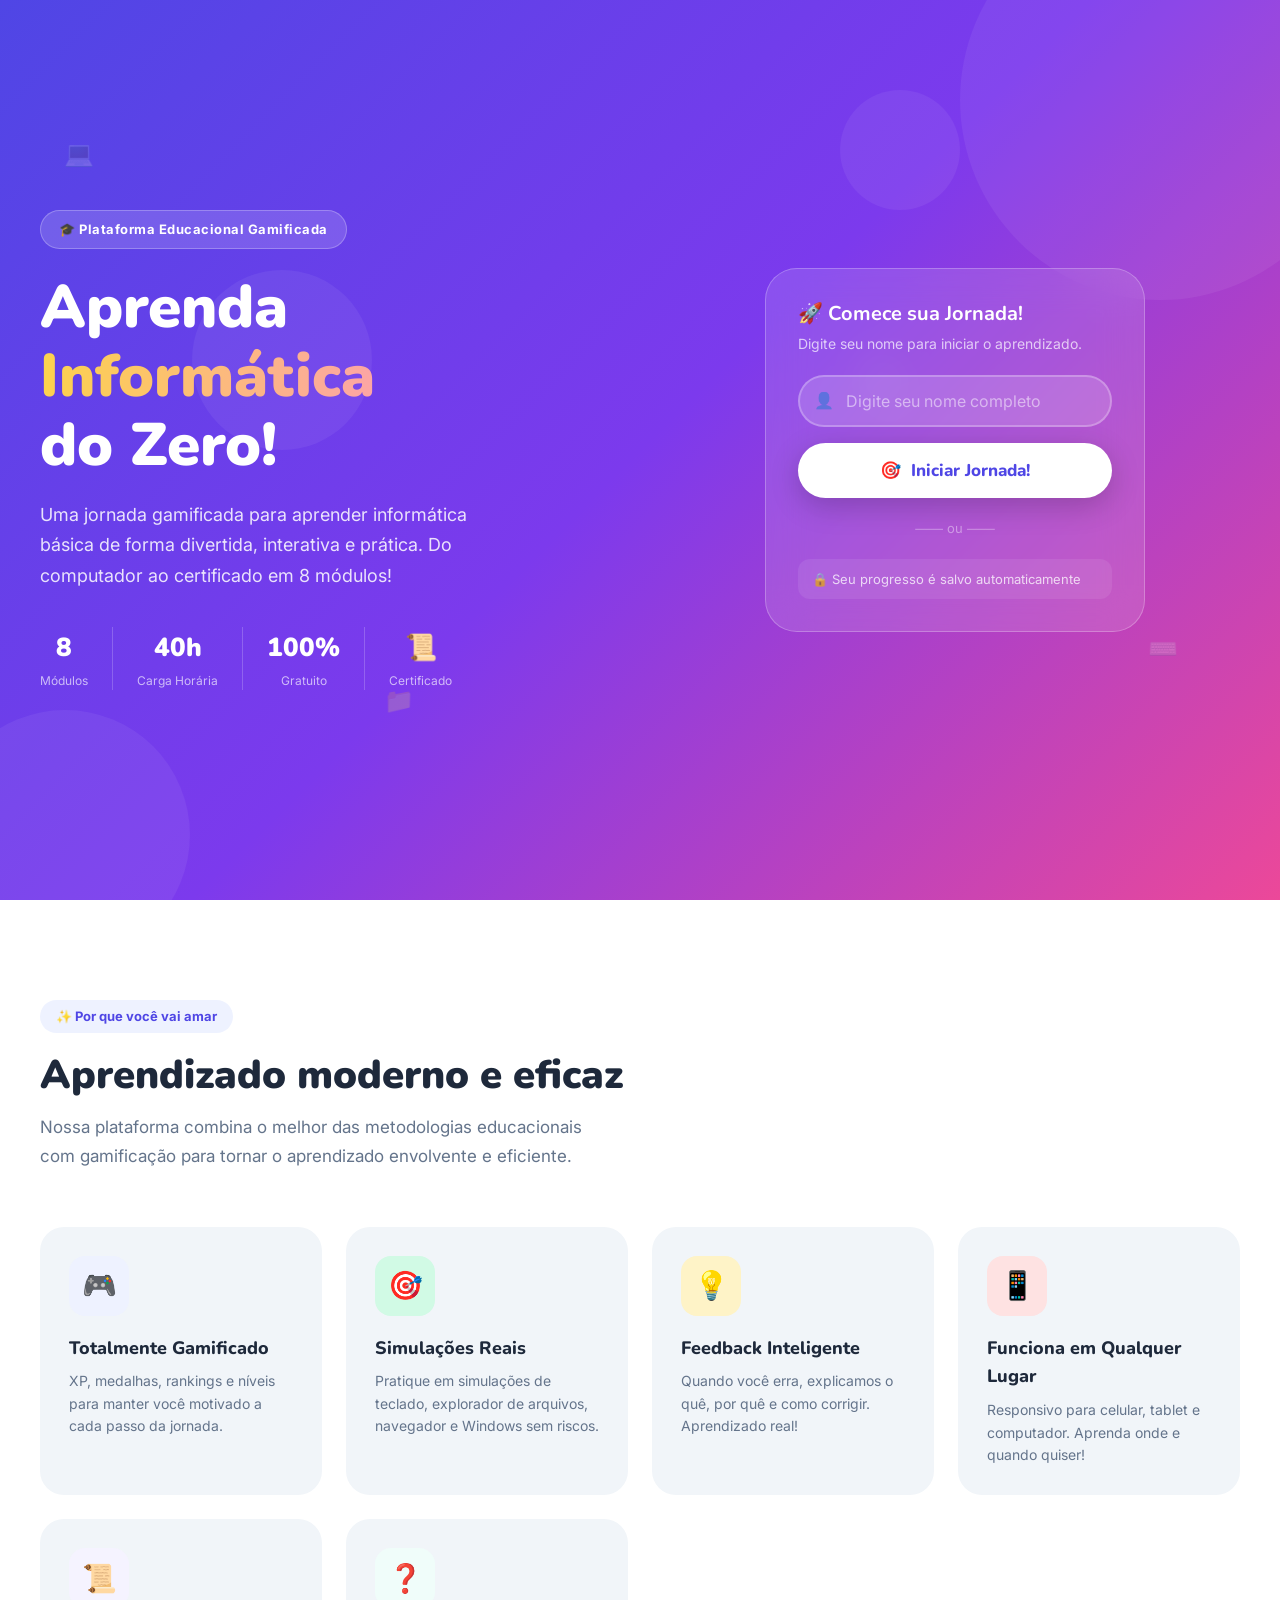
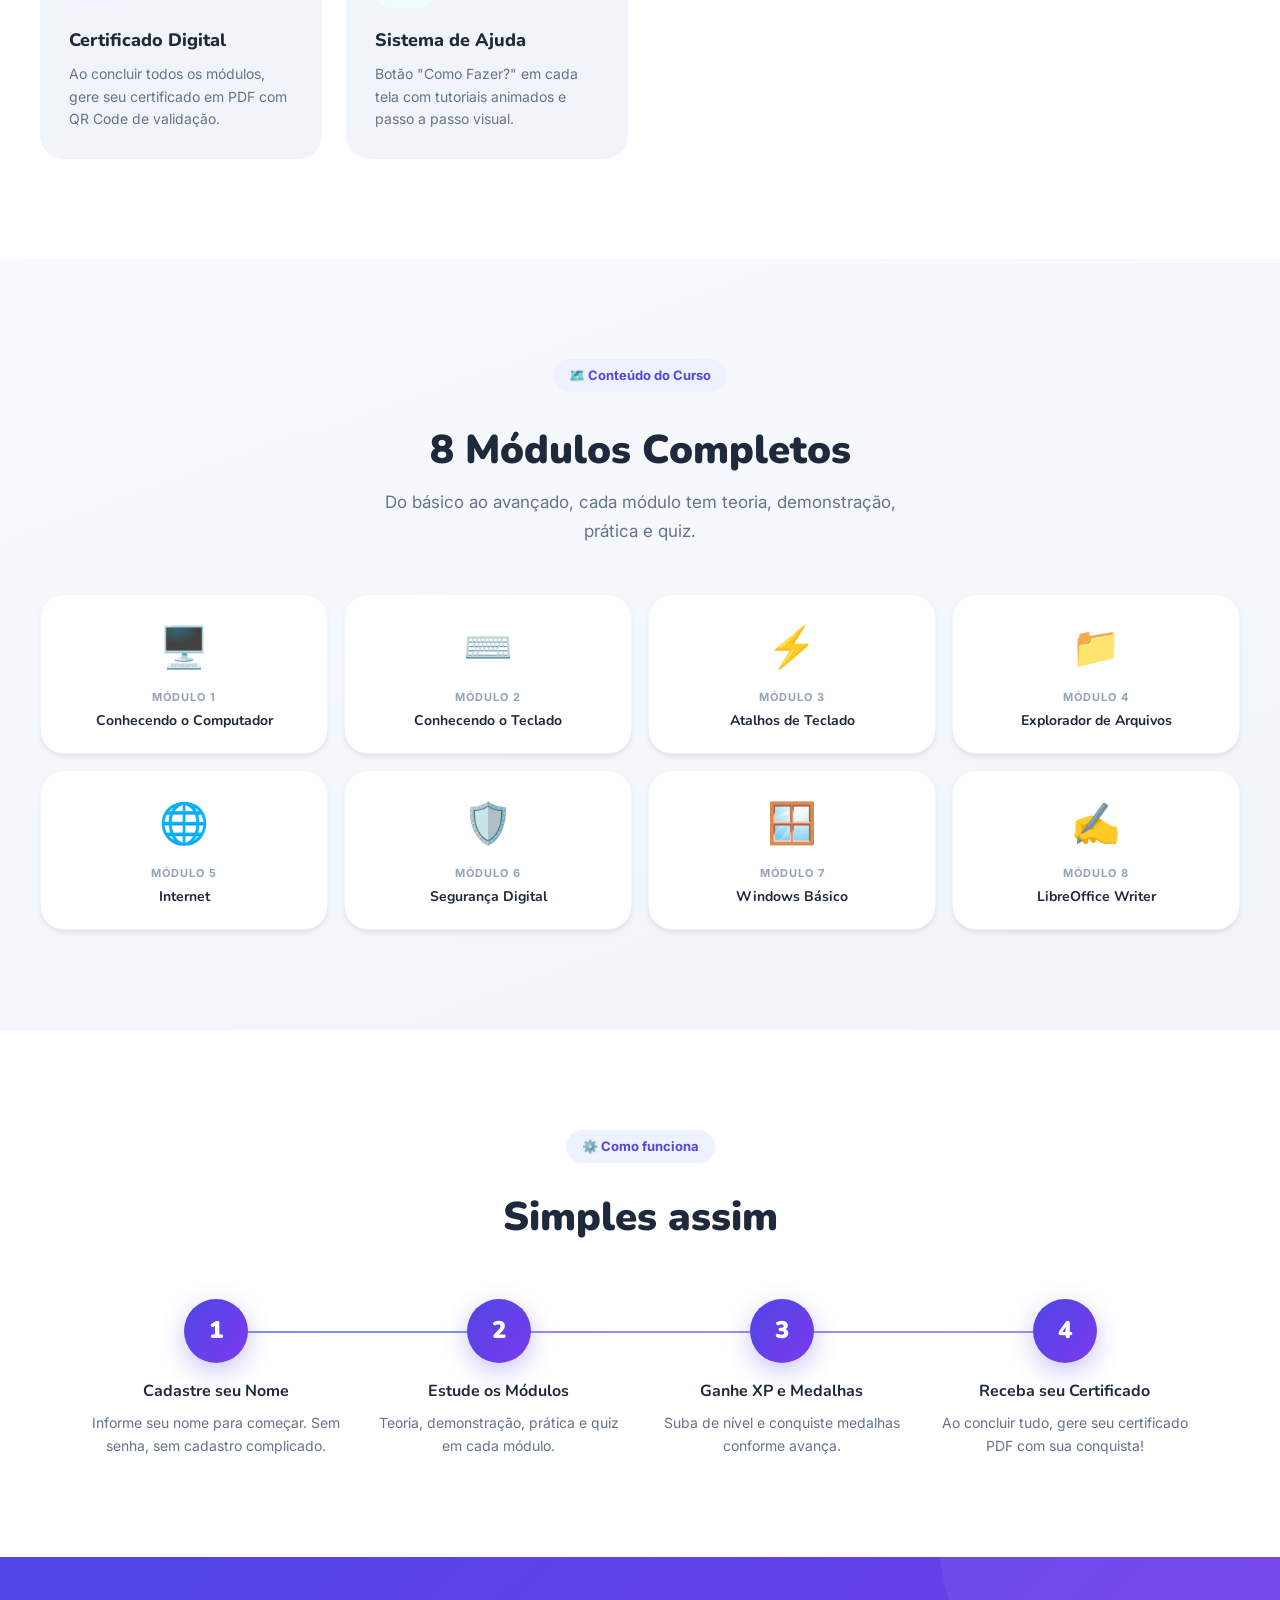
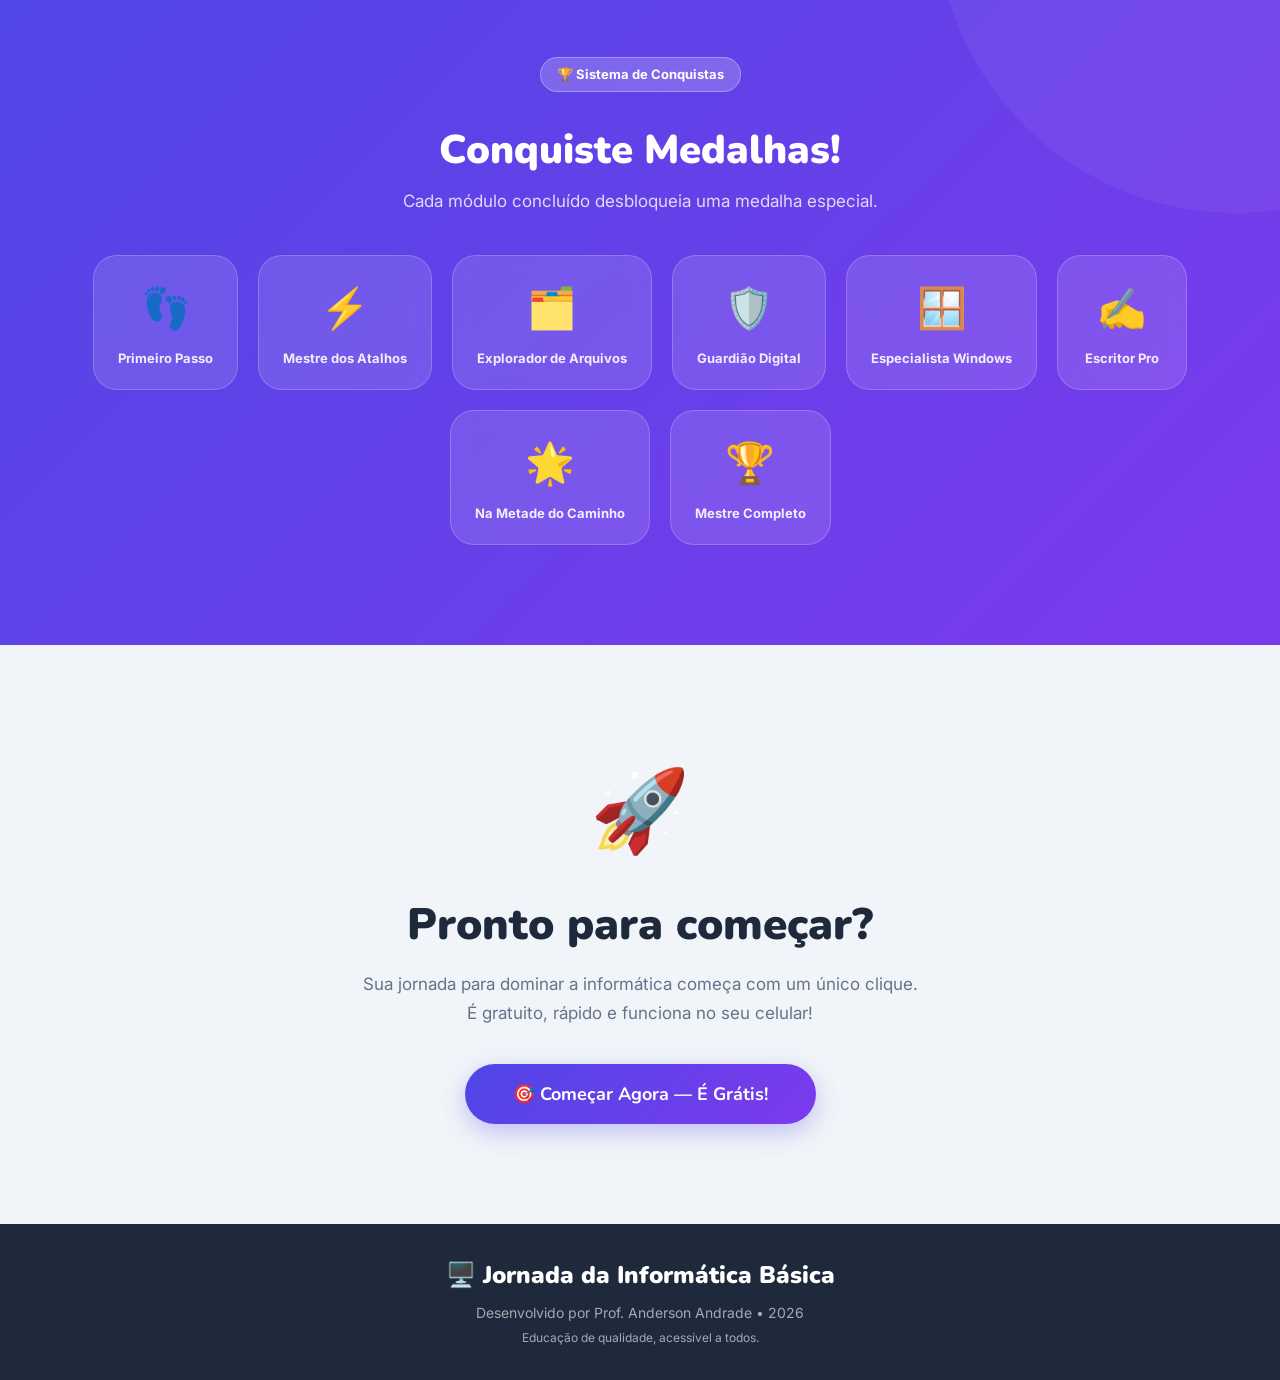
<file: modules/module1.html>
<!DOCTYPE html>
<html lang="pt-BR">
<head>
  <meta charset="UTF-8"/>
  <meta name="viewport" content="width=device-width, initial-scale=1.0"/>
  <title>Módulo 1 — Conhecendo o Computador</title>
  <link rel="stylesheet" href="https://cdnjs.cloudflare.com/ajax/libs/font-awesome/6.5.0/css/all.min.css"/>
  <link rel="stylesheet" href="../css/main.css"/>
  <style>
    body { background: var(--bg); }

    /* Drag & Drop Puzzle */
    .computer-puzzle {
      display: grid;
      grid-template-columns: 1fr 1fr;
      gap: 24px;
      margin-top: 24px;
    }

    .puzzle-parts-bank {
      background: var(--bg);
      border-radius: var(--radius-md);
      padding: 20px;
      border: 2px dashed var(--border);
    }

    .puzzle-target {
      background: white;
      border-radius: var(--radius-md);
      padding: 20px;
      box-shadow: var(--shadow);
      border: 1px solid var(--border-light);
    }

    .computer-silhouette {
      width: 100%;
      min-height: 360px;
      background: linear-gradient(180deg, #E8ECFF, #F0F4FF);
      border-radius: var(--radius-md);
      border: 2px solid var(--primary-light);
      display: grid;
      grid-template-rows: auto 1fr auto;
      gap: 8px;
      padding: 12px;
      position: relative;
    }

    .comp-monitor {
      background: #1E293B;
      border-radius: 8px;
      height: 160px;
      display: flex;
      align-items: center;
      justify-content: center;
      color: #4ADE80;
      font-family: monospace;
      font-size: 13px;
      position: relative;
    }

    .comp-cpu-tower {
      background: #CBD5E1;
      border-radius: 6px;
      height: 80px;
      display: flex;
      align-items: center;
      justify-content: center;
      font-size: 11px;
      color: var(--text-muted);
    }

    .comp-peripherals {
      display: grid;
      grid-template-columns: 1fr 1fr;
      gap: 8px;
    }

    .comp-keyboard-shape {
      background: #CBD5E1;
      border-radius: 4px;
      height: 40px;
      display: flex;
      align-items: center;
      justify-content: center;
      font-size: 11px;
      color: var(--text-muted);
    }

    .comp-mouse-shape {
      background: #CBD5E1;
      border-radius: 50% 50% 60% 60%;
      height: 50px;
      display: flex;
      align-items: center;
      justify-content: center;
      font-size: 11px;
      color: var(--text-muted);
    }

    /* Áreas de drop no computador */
    .comp-drop-zone {
      position: absolute;
      border: 2px dashed rgba(79,70,229,0.3);
      border-radius: 6px;
      background: rgba(79,70,229,0.05);
      display: flex;
      align-items: center;
      justify-content: center;
      font-size: 12px;
      color: var(--primary);
      font-weight: 600;
      cursor: pointer;
      transition: var(--transition);
    }

    .comp-drop-zone.drag-over {
      border-color: var(--primary);
      background: var(--primary-ultra-light);
    }

    .comp-drop-zone.correct {
      border-color: var(--success);
      border-style: solid;
      background: var(--success-light);
    }

    /* Partes do computador no banco */
    .part-item {
      display: flex;
      align-items: center;
      gap: 10px;
      padding: 10px 14px;
      background: white;
      border: 2px solid var(--border);
      border-radius: var(--radius);
      cursor: grab;
      margin-bottom: 8px;
      transition: var(--transition);
      font-size: 14px;
      font-weight: 600;
      user-select: none;
    }

    .part-item:hover {
      border-color: var(--primary);
      background: var(--primary-ultra-light);
      transform: translateX(4px);
    }

    .part-item.dragging {
      opacity: 0.4;
      cursor: grabbing;
    }

    .part-item.used {
      opacity: 0.4;
      cursor: not-allowed;
      text-decoration: line-through;
    }
  </style>
</head>
<body>

  <!-- ===== NAVEGAÇÃO DO MÓDULO ===== -->
  <nav class="module-nav">
    <a href="../dashboard.html" style="font-size:22px; text-decoration:none;" title="Dashboard">🏠</a>
    <div class="module-nav-title">🖥️ Módulo 1 — Conhecendo o Computador</div>
    <div class="step-progress" id="step-progress"></div>
    <div class="step-label" id="step-label">Passo 1/5</div>
    <div class="xp-badge" style="font-size:13px;">⭐ <span id="nav-xp">0</span></div>
  </nav>

  <!-- ===== CONTEÚDO PRINCIPAL ===== -->
  <div class="module-container">
    <div id="step-content"></div>
  </div>

  <!-- ===== RODAPÉ DO MÓDULO ===== -->
  <div class="module-footer">
    <div class="module-footer-info">
      <span id="footer-step">Passo 1 de 5</span>
    </div>
    <div class="module-footer-actions">
      <button class="btn btn-ghost" id="btn-prev" onclick="prevStep()" style="display:none;">
        ← Anterior
      </button>
      <button class="btn btn-primary" id="btn-next" onclick="nextStep()">
        Próximo →
      </button>
    </div>
  </div>

  <!-- Botão de Ajuda -->
  <button class="help-fab" onclick="showHelp()" title="Como Fazer?">
    ❓
  </button>

  <!-- Modal de Ajuda -->
  <div class="modal-custom" id="help-modal">
    <div class="modal-box">
      <div class="modal-box-header">
        <h3 id="help-title">❓ Como Fazer?</h3>
        <button class="modal-close" onclick="closeHelp()">✕</button>
      </div>
      <div class="modal-box-body" id="help-body"></div>
      <div class="modal-box-footer">
        <button class="btn btn-primary" onclick="closeHelp()">Entendi! 👍</button>
      </div>
    </div>
  </div>

  <!-- Toast Container -->
  <div id="toast-container"></div>

  <script src="../js/app.js"></script>
  <script>
    // ===================================================
    // MÓDULO 1 — CONHECENDO O COMPUTADOR
    // ===================================================

    const MODULE_ID = 1;
    let currentStep = 0;
    let quizAnswers = {};
    let quizScore = 0;
    let stepUnlocked = false;
    let draggedItem = null;
    let droppedCount = 0;

    // Partes do computador para o Drag & Drop
    const COMPUTER_PARTS = [
      { id:'cpu',     name:'Processador (CPU)',     icon:'⚡', desc:'Cérebro do computador. Processa todas as informações.',    type:'internal' },
      { id:'ram',     name:'Memória RAM',           icon:'🧠', desc:'Memória temporária. Guarda o que está sendo usado agora.', type:'internal' },
      { id:'hd',      name:'HD / SSD',             icon:'💾', desc:'Armazena arquivos permanentemente.',                       type:'internal' },
      { id:'mobo',    name:'Placa-Mãe',            icon:'🔌', desc:'Liga e conecta todos os componentes.',                    type:'internal' },
      { id:'psu',     name:'Fonte de Alimentação', icon:'⚡', desc:'Fornece energia elétrica para o computador.',             type:'internal' },
      { id:'gpu',     name:'Placa de Vídeo',       icon:'🖼️', desc:'Processa gráficos e imagens.',                            type:'internal' },
      { id:'monitor', name:'Monitor',              icon:'🖥️', desc:'Exibe as imagens e informações.',                         type:'external' },
      { id:'keyboard',name:'Teclado',              icon:'⌨️', desc:'Permite digitar e enviar comandos.',                      type:'external' },
      { id:'mouse',   name:'Mouse',                icon:'🖱️', desc:'Controla o cursor na tela.',                              type:'external' },
      { id:'printer', name:'Impressora',           icon:'🖨️', desc:'Imprime documentos e imagens.',                           type:'external' },
      { id:'webcam',  name:'Webcam',               icon:'📷', desc:'Captura vídeo e imagens.',                                type:'external' },
      { id:'speaker', name:'Caixa de Som',         icon:'🔊', desc:'Reproduz sons e músicas.',                                type:'external' },
    ];

    // Perguntas do Quiz
    const QUIZ_QUESTIONS = [
      {
        question: 'O que é um computador?',
        options: [
          'Uma máquina que apenas toca músicas',
          'Uma máquina eletrônica que processa, armazena e exibe informações',
          'Um aparelho usado somente para jogar',
          'Um tipo de televisão com teclado',
        ],
        correct: 1,
        explanation: 'Um computador é uma máquina eletrônica que recebe, processa, armazena e exibe informações através de hardware e software.',
      },
      {
        question: 'O que é Hardware?',
        options: [
          'Programas e aplicativos instalados no computador',
          'A conexão com a internet',
          'A parte física do computador — tudo que você pode tocar',
          'O sistema operacional',
        ],
        correct: 2,
        explanation: 'Hardware é toda a parte física do computador: monitor, teclado, mouse, processador, memória RAM, etc. Tudo que você pode tocar!',
      },
      {
        question: 'Qual componente é considerado o "cérebro" do computador?',
        options: ['Memória RAM', 'Placa-Mãe', 'HD', 'Processador (CPU)'],
        correct: 3,
        explanation: 'O Processador (CPU - Central Processing Unit) é o "cérebro" do computador. Ele executa todos os cálculos e processa todas as informações.',
      },
      {
        question: 'Qual é a diferença entre HD e SSD?',
        options: [
          'Não há diferença, são a mesma coisa',
          'O SSD é mais lento e barato que o HD',
          'O HD usa partes mecânicas e o SSD usa memória flash (mais rápido)',
          'O HD é para armazenar músicas e o SSD para fotos',
        ],
        correct: 2,
        explanation: 'O HD (Hard Disk) usa partes mecânicas em movimento para gravar dados. O SSD (Solid State Drive) usa memória flash eletrônica, sendo muito mais rápido e silencioso.',
      },
      {
        question: 'O que é Software?',
        options: [
          'O teclado e o mouse do computador',
          'Os programas, aplicativos e o sistema operacional',
          'A memória RAM do computador',
          'O cabo que conecta o computador à tomada',
        ],
        correct: 1,
        explanation: 'Software são os programas e aplicativos — a parte "intangível" do computador. Exemplos: Windows, Word, Chrome, calculadora, jogos.',
      },
      {
        question: 'Qual a principal função da Placa-Mãe?',
        options: [
          'Ligar e interligar todos os componentes do computador',
          'Apenas fornecer energia elétrica',
          'Exibir imagens no monitor',
          'Reproduzir som',
        ],
        correct: 0,
        explanation: 'A placa-mãe (Motherboard) é a placa de circuito principal onde todos os outros componentes (CPU, RAM, Placa de Vídeo) se conectam.',
      },
      {
        question: 'O que acontece com os dados na Memória RAM quando você desliga o computador?',
        options: [
          'Ficam salvos para sempre',
          'São enviados para o monitor',
          'São apagados, pois a RAM é uma memória temporária',
          'São transformados em vírus',
        ],
        correct: 2,
        explanation: 'A memória RAM é volátil. Ela guarda dados temporariamente para uso rápido, mas apaga tudo ao desligar. Para salvar, usamos o HD/SSD.',
      },
      {
        question: 'O mouse é considerado um dispositivo de qual tipo?',
        options: [
          'De Entrada',
          'De Saída',
          'De Processamento',
          'De Armazenamento',
        ],
        correct: 0,
        explanation: 'O mouse é de entrada, pois você o utiliza para enviar comandos (cliques e movimentos) PARA o computador.',
      },
      {
        question: 'Qual dos itens abaixo é um dispositivo de SAÍDA?',
        options: [
          'Teclado',
          'Mouse',
          'Webcam',
          'Monitor',
        ],
        correct: 3,
        explanation: 'O monitor é de saída, pois ele recebe as informações processadas pelo computador e exibe PARA você.',
      },
      {
        question: 'O que faz a Fonte de Alimentação?',
        options: [
          'Armazena fotos e vídeos',
          'Fornece e distribui a energia elétrica adequada para o computador funcionar',
          'Mede a velocidade da internet',
          'Gela o computador',
        ],
        correct: 1,
        explanation: 'A Fonte converte a energia da tomada (110v/220v) na energia adequada e a distribui para todas as peças do PC.',
      }
    ];

    // ===================================================
    // RENDERIZAÇÃO DOS PASSOS
    // ===================================================

    const STEPS = [
      { title: '📖 O que é um Computador?',    render: renderStep1 },
      { title: '🔧 Hardware — Partes Internas', render: renderStep2 },
      { title: '🖱️ Hardware — Partes Externas', render: renderStep3 },
      { title: '🎮 Atividade: Identifique as Peças!', render: renderStep4 },
      { title: '✅ Quiz Final',                render: renderStep5 },
    ];

    // ===== PASSO 1: O QUE É UM COMPUTADOR ===== //
    function renderStep1() {
      return `
        <div class="module-section">
          <div class="module-section-hero">
            <div class="hero-badge">📖 Teoria — Passo 1 de 5</div>
            <h2>O que é um Computador?</h2>
            <p>Um computador é uma máquina eletrônica capaz de receber, processar, 
               armazenar e exibir informações de forma rápida e eficiente.</p>
          </div>

          <div class="concept-grid stagger">
            <div class="concept-card animate-fadeInUp">
              <div class="concept-icon blue">💻</div>
              <div class="concept-title">Computador</div>
              <div class="concept-desc">Máquina que processa informações. Pode ser desktop, notebook, tablet ou smartphone.</div>
            </div>
            <div class="concept-card animate-fadeInUp">
              <div class="concept-icon green">⚙️</div>
              <div class="concept-title">Hardware</div>
              <div class="concept-desc">Parte física — tudo que você pode tocar: monitor, teclado, processador, memória.</div>
            </div>
            <div class="concept-card animate-fadeInUp">
              <div class="concept-icon purple">💿</div>
              <div class="concept-title">Software</div>
              <div class="concept-desc">Programas e aplicativos — Windows, Word, Chrome, calculadora, jogos.</div>
            </div>
            <div class="concept-card animate-fadeInUp">
              <div class="concept-icon yellow">🪟</div>
              <div class="concept-title">Sistema Operacional</div>
              <div class="concept-desc">Programa principal que controla tudo: Windows, macOS, Linux, Android.</div>
            </div>
          </div>

          <div class="info-box tip">
            <div class="info-box-title">💡 Dica</div>
            <div class="info-box-body">
              Pense no computador como um ser humano: o <strong>Hardware</strong> é o corpo físico, 
              o <strong>Software</strong> são os pensamentos e conhecimentos, e o 
              <strong>Sistema Operacional</strong> é o cérebro que coordena tudo!
            </div>
          </div>

            <div style="text-align:center; margin-top:32px; padding:32px; background:white; border-radius:var(--radius-lg); box-shadow:var(--shadow);">
              <div style="font-size:80px; margin-bottom:16px; animation:float 3s ease-in-out infinite;">🖥️</div>
              <h3 style="font-size:20px; margin-bottom:8px;">Computador Completo</h3>
              <div style="display:flex; justify-content:center; gap:24px; flex-wrap:wrap; margin-top:16px;">
                <div style="text-align:center;">
                  <div style="font-size:32px;">⚙️</div>
                  <div style="font-size:12px; font-weight:600; color:var(--text-secondary);">Hardware</div>
                </div>
                <div style="font-size:24px; align-self:center; color:var(--primary);">+</div>
                <div style="text-align:center;">
                  <div style="font-size:32px;">💿</div>
                  <div style="font-size:12px; font-weight:600; color:var(--text-secondary);">Software</div>
                </div>
                <div style="font-size:24px; align-self:center; color:var(--primary);">=</div>
                <div style="text-align:center;">
                  <div style="font-size:32px;">🖥️</div>
                  <div style="font-size:12px; font-weight:600; color:var(--success);">Computador Funcionando!</div>
                </div>
              </div>
            </div>
          </div>
          ${!stepUnlocked ? `
            <div style="text-align:center; margin-top:32px;">
              <button class="btn btn-outline" onclick="this.style.display='none'; unlockNext();" style="border-width:2px; font-weight:bold;">✅ Marcar como lido e entendido</button>
            </div>
          ` : ''}
        </div>
      `;
    }

    // ===== PASSO 2: HARDWARE INTERNO ===== //
    function renderStep2() {
      const internalParts = COMPUTER_PARTS.filter(p => p.type === 'internal');
      return `
        <div class="module-section">
          <div class="module-section-hero" style="background:linear-gradient(135deg,#1E293B,#334155);">
            <div class="hero-badge">🔧 Hardware — Passo 2 de 5</div>
            <h2>Partes Internas do Computador</h2>
            <p>Esses são os componentes que ficam <strong>dentro do gabinete</strong>. 
               Você não os vê normalmente, mas são essenciais para o funcionamento!</p>
          </div>

          <div class="concept-grid stagger">
            ${internalParts.map(part => `
              <div class="concept-card animate-fadeInUp">
                <div class="concept-icon blue" style="font-size:28px;">${part.icon}</div>
                <div class="concept-title">${part.name}</div>
                <div class="concept-desc">${part.desc}</div>
              </div>
            `).join('')}
          </div>

          <div class="info-box success" style="margin-top:16px;">
            <div class="info-box-title">✅ Resumo Visual</div>
            <div class="info-box-body">
              <strong>CPU</strong> = processa | <strong>RAM</strong> = memória temporária | 
              <strong>HD/SSD</strong> = armazena | <strong>Placa-Mãe</strong> = conecta tudo | 
              <strong>Fonte</strong> = energia | <strong>Placa de Vídeo</strong> = gráficos
            </div>
          </div>
          ${!stepUnlocked ? `
            <div style="text-align:center; margin-top:32px;">
              <button class="btn btn-outline" onclick="this.style.display='none'; unlockNext();" style="border-width:2px; font-weight:bold;">✅ Marcar como lido e entendido</button>
            </div>
          ` : ''}
        </div>
      `;
    }

    // ===== PASSO 3: HARDWARE EXTERNO ===== //
    function renderStep3() {
      const externalParts = COMPUTER_PARTS.filter(p => p.type === 'external');
      return `
        <div class="module-section">
          <div class="module-section-hero" style="background:linear-gradient(135deg,#0F766E,#0D9488);">
            <div class="hero-badge">🖱️ Periféricos — Passo 3 de 5</div>
            <h2>Partes Externas — Periféricos</h2>
            <p>Periféricos são os dispositivos conectados <strong>externamente</strong> ao computador. 
               Eles permitem entrada e saída de informações!</p>
          </div>

          <div style="display:grid; grid-template-columns:1fr 1fr; gap:16px; margin-bottom:20px;">
            <div class="card">
              <div class="card-header">📥 Dispositivos de Entrada</div>
              <div class="card-body">
                <p style="font-size:14px; color:var(--text-secondary); margin-bottom:12px;">
                  Enviam informações <strong>para</strong> o computador
                </p>
                <div style="display:flex; flex-direction:column; gap:8px;">
                  ${[
                    {icon:'⌨️', name:'Teclado', desc:'Digita texto e comandos'},
                    {icon:'🖱️', name:'Mouse', desc:'Controla o cursor'},
                    {icon:'📷', name:'Webcam', desc:'Captura imagens e vídeos'},
                  ].map(p => `
                    <div style="display:flex; align-items:center; gap:10px; padding:10px; background:var(--bg); border-radius:var(--radius);">
                      <span style="font-size:24px;">${p.icon}</span>
                      <div>
                        <div style="font-weight:700; font-size:14px;">${p.name}</div>
                        <div style="font-size:12px; color:var(--text-secondary);">${p.desc}</div>
                      </div>
                    </div>
                  `).join('')}
                </div>
              </div>
            </div>

            <div class="card">
              <div class="card-header">📤 Dispositivos de Saída</div>
              <div class="card-body">
                <p style="font-size:14px; color:var(--text-secondary); margin-bottom:12px;">
                  Recebem informações <strong>do</strong> computador
                </p>
                <div style="display:flex; flex-direction:column; gap:8px;">
                  ${[
                    {icon:'🖥️', name:'Monitor', desc:'Exibe imagens e texto'},
                    {icon:'🖨️', name:'Impressora', desc:'Imprime documentos'},
                    {icon:'🔊', name:'Caixa de Som', desc:'Reproduz áudio'},
                  ].map(p => `
                    <div style="display:flex; align-items:center; gap:10px; padding:10px; background:var(--bg); border-radius:var(--radius);">
                      <span style="font-size:24px;">${p.icon}</span>
                      <div>
                        <div style="font-weight:700; font-size:14px;">${p.name}</div>
                        <div style="font-size:12px; color:var(--text-secondary);">${p.desc}</div>
                      </div>
                    </div>
                  `).join('')}
                </div>
              </div>
            </div>
          </div>

          <div class="info-box tip">
            <div class="info-box-title">💡 Teclado e Mouse são Entrada!</div>
            <div class="info-box-body">
              Teclado e mouse são dispositivos de <strong>entrada</strong> porque você usa eles 
              para enviar informações AO computador. O monitor é de <strong>saída</strong> porque 
              o computador envia informações PARA você ver!
            </div>
          </div>
          ${!stepUnlocked ? `
            <div style="text-align:center; margin-top:32px;">
              <button class="btn btn-outline" onclick="this.style.display='none'; unlockNext();" style="border-width:2px; font-weight:bold;">✅ Marcar como lido e entendido</button>
            </div>
          ` : ''}
        </div>
      `;
    }

    // ===== PASSO 4: DRAG & DROP ATIVIDADE ===== //
    function renderStep4() {
      droppedCount = 0;
      return `
        <div class="module-section">
          <div class="module-section-hero" style="background:linear-gradient(135deg,#7C3AED,#6D28D9);">
            <div class="hero-badge">🎮 Atividade Prática — Passo 4 de 5</div>
            <h2>Identifique as Peças!</h2>
            <p>Arraste os nomes das peças para a coluna correta: 
               <strong>Interna</strong> (dentro do gabinete) ou <strong>Externa</strong> (periférico).</p>
          </div>

          <div id="activity-result" style="display:none; margin-bottom:16px;"></div>

          <div style="display:grid; grid-template-columns:1fr 1fr 1fr; gap:20px; margin-top:24px;">
            <!-- Banco de peças -->
            <div>
              <h3 style="margin-bottom:12px; font-size:16px;">🎁 Peças para Classificar</h3>
              <div id="parts-bank" style="display:flex; flex-direction:column; gap:8px;">
                ${COMPUTER_PARTS.map(part => `
                  <div
                    class="part-item"
                    draggable="true"
                    id="part-${part.id}"
                    data-id="${part.id}"
                    data-type="${part.type}"
                    ondragstart="handleDragStart(event)"
                    ondragend="handleDragEnd(event)"
                  >
                    <span>${part.icon}</span>
                    <span>${part.name}</span>
                  </div>
                `).join('')}
              </div>
            </div>

            <!-- Coluna: Internas -->
            <div>
              <h3 style="margin-bottom:12px; font-size:16px; color:#3730A3;">⚙️ Partes Internas</h3>
              <div
                id="drop-internal"
                class="drop-zone"
                style="min-height:320px; flex-direction:column; gap:6px; align-items:flex-start; padding:12px;"
                ondragover="handleDragOver(event)"
                ondragleave="handleDragLeave(event)"
                ondrop="handleDrop(event,'internal')"
              >
                <span style="color:var(--text-muted); font-size:13px;">Solte aqui ↓</span>
              </div>
            </div>

            <!-- Coluna: Externas -->
            <div>
              <h3 style="margin-bottom:12px; font-size:16px; color:#065F46;">🖥️ Partes Externas</h3>
              <div
                id="drop-external"
                class="drop-zone"
                style="min-height:320px; flex-direction:column; gap:6px; align-items:flex-start; padding:12px;"
                ondragover="handleDragOver(event)"
                ondragleave="handleDragLeave(event)"
                ondrop="handleDrop(event,'external')"
              >
                <span style="color:var(--text-muted); font-size:13px;">Solte aqui ↓</span>
              </div>
            </div>
          </div>

          <div style="text-align:center; margin-top:16px;">
            <button class="btn btn-ghost" onclick="resetActivity()">🔄 Recomeçar</button>
          </div>
        </div>
      `;
    }

    // ===== PASSO 5: QUIZ ===== //
    function renderStep5() {
      const questionIndex = Object.keys(quizAnswers).length;
      const answered = questionIndex >= QUIZ_QUESTIONS.length;

      if (answered) {
        return renderQuizResult();
      }

      const q = QUIZ_QUESTIONS[questionIndex];
      const letters = ['A', 'B', 'C', 'D'];

      return `
        <div class="module-section">
          <div class="module-section-hero" style="background:linear-gradient(135deg,#059669,#047857);">
            <div class="hero-badge">✅ Quiz Final — Passo 5 de 5</div>
            <h2>Vamos Testar seu Conhecimento!</h2>
            <p>Responda as perguntas sobre o que você aprendeu.</p>
          </div>

          <div style="max-width:620px; margin:0 auto;">
            <div class="quiz-progress">
              <div class="quiz-progress-bar">
                <div class="quiz-progress-fill" style="width:${(questionIndex/QUIZ_QUESTIONS.length)*100}%"></div>
              </div>
              <span style="font-size:14px; font-weight:700; color:var(--text-secondary); white-space:nowrap;">
                ${questionIndex + 1} / ${QUIZ_QUESTIONS.length}
              </span>
            </div>

            <div class="card">
              <div class="card-body" style="padding:28px;">
                <div class="quiz-question">${q.question}</div>
                <div class="quiz-options" id="quiz-options">
                  ${q.options.map((opt, i) => `
                    <div
                      class="quiz-option"
                      id="option-${i}"
                      onclick="answerQuiz(${questionIndex}, ${i})"
                    >
                      <div class="quiz-letter">${letters[i]}</div>
                      <span>${opt}</span>
                    </div>
                  `).join('')}
                </div>

                <div class="quiz-feedback" id="quiz-feedback">
                  <span class="quiz-feedback-icon"></span>
                  <div class="quiz-feedback-text"></div>
                </div>
              </div>
            </div>
          </div>
        </div>
      `;
    }

    function renderQuizResult() {
      const pct = Math.round((quizScore / QUIZ_QUESTIONS.length) * 100);
      const stars = pct >= 80 ? 3 : pct >= 60 ? 2 : 1;
      const msg = pct >= 80 ? 'Excelente trabalho!' : pct >= 60 ? 'Muito bom!' : 'Continue praticando!';

      return `
        <div class="module-section" style="text-align:center;">
          <div class="card" style="max-width:500px; margin:40px auto; padding:40px 32px;">
            <div style="font-size:72px; margin-bottom:16px;">${pct >= 80 ? '🏆' : pct >= 60 ? '🌟' : '📚'}</div>
            <h2 style="font-size:26px; margin-bottom:8px;">${msg}</h2>
            <div style="font-size:48px; font-weight:900; font-family:var(--font-heading); color:var(--primary); margin:16px 0;">
              ${pct}%
            </div>
            <div style="color:var(--text-secondary); margin-bottom:20px;">
              Você acertou ${quizScore} de ${QUIZ_QUESTIONS.length} questões
            </div>
            <div class="stars-row">
              ${Array.from({length:3}, (_,i) => `
                <span class="star-item" style="color:${i<stars?'#F59E0B':'#E2E8F0'};">${i<stars?'⭐':'☆'}</span>
              `).join('')}
            </div>
            <div style="margin-top:24px;">
              <button class="btn btn-success btn-lg" onclick="finishModule()">
                🚀 Concluir Módulo! +50 XP
              </button>
            </div>
          </div>
        </div>
      `;
    }

    // ===================================================
    // LÓGICA DO QUIZ
    // ===================================================
    function answerQuiz(questionIndex, optionIndex) {
      const q = QUIZ_QUESTIONS[questionIndex];
      const options = document.querySelectorAll('.quiz-option');
      const feedback = document.getElementById('quiz-feedback');

      // Desabilita todas as opções
      options.forEach(opt => opt.classList.add('disabled'));

      const isCorrect = optionIndex === q.correct;
      quizAnswers[questionIndex] = { selected: optionIndex, correct: q.correct };

      if (isCorrect) {
        quizScore++;
        options[optionIndex].classList.add('correct');
        feedback.innerHTML = `
          <span class="quiz-feedback-icon">✅</span>
          <div class="quiz-feedback-text">
            <strong>Correto! 🎉</strong>
            <div style="margin-top:4px;">${q.explanation}</div>
          </div>
        `;
        feedback.className = 'quiz-feedback show correct';
        App.playSound('correct');
        App.showXPPopup(5, window.innerWidth/2, 200);
      } else {
        options[optionIndex].classList.add('incorrect');
        options[q.correct].classList.add('correct');
        feedback.innerHTML = `
          <span class="quiz-feedback-icon">❌</span>
          <div class="quiz-feedback-text">
            <strong>Não foi dessa vez!</strong>
            <div style="margin-top:4px;">A resposta correta é: <strong>${q.options[q.correct]}</strong>.<br>${q.explanation}</div>
          </div>
        `;
        feedback.className = 'quiz-feedback show incorrect';
        App.playSound('incorrect');
      }

      // Avança automaticamente para próxima questão
      setTimeout(() => {
        if (questionIndex + 1 >= QUIZ_QUESTIONS.length) {
          renderCurrentStep();
        } else {
          renderCurrentStep();
        }
      }, 2200);
    }

    // ===================================================
    // DRAG & DROP
    // ===================================================
    function handleDragStart(event) {
      draggedItem = event.target;
      event.target.classList.add('dragging');
      event.dataTransfer.setData('text/plain', event.target.dataset.id);
    }

    function handleDragEnd(event) {
      event.target.classList.remove('dragging');
    }

    function handleDragOver(event) {
      event.preventDefault();
      event.currentTarget.classList.add('drag-over');
    }

    function handleDragLeave(event) {
      event.currentTarget.classList.remove('drag-over');
    }

    function handleDrop(event, targetType) {
      event.preventDefault();
      event.currentTarget.classList.remove('drag-over');

      const partId = event.dataTransfer.getData('text/plain');
      const part = COMPUTER_PARTS.find(p => p.id === partId);
      const partEl = document.getElementById(`part-${partId}`);

      if (!part || !partEl || partEl.classList.contains('used')) return;

      const isCorrect = part.type === targetType;

      // Marca como usada no banco
      partEl.classList.add('used');

      // Cria elemento no drop zone
      const dropped = document.createElement('div');
      dropped.style.cssText = `
        display:flex; align-items:center; gap:8px;
        padding:8px 12px; border-radius:var(--radius);
        font-size:13px; font-weight:600; width:100%;
        animation: fadeInUp 0.3s ease;
      `;

      if (isCorrect) {
        dropped.style.background = 'var(--success-light)';
        dropped.style.color = 'var(--success-dark)';
        dropped.innerHTML = `<span>✅</span><span>${part.icon} ${part.name}</span>`;
        App.playSound('correct');
        droppedCount++;
      } else {
        dropped.style.background = 'var(--danger-light)';
        dropped.style.color = 'var(--danger-dark)';
        dropped.innerHTML = `<span>❌</span><span>${part.icon} ${part.name}</span>`;
        App.playSound('incorrect');
        droppedCount++;

        // Mostra dica
        App.showToast('warning', 'Atenção!', `${part.name} é um componente ${part.type === 'internal' ? 'INTERNO' : 'EXTERNO'}!`);
      }

      // Remove o hint "Solte aqui"
      const hint = event.currentTarget.querySelector('span');
      if (hint && hint.textContent.includes('Solte')) hint.remove();

      event.currentTarget.appendChild(dropped);

      // Se todos foram colocados
      if (droppedCount === COMPUTER_PARTS.length) {
        unlockNext();
        setTimeout(() => {
          document.getElementById('activity-result').style.display = 'block';
          document.getElementById('activity-result').innerHTML = `
            <div class="info-box success">
              <div class="info-box-title">🎉 Atividade Concluída!</div>
              <div class="info-box-body">Você classificou todas as peças! Clique em "Próximo" para ir ao Quiz.</div>
            </div>
          `;
          // Dá XP pela atividade
          App.completeStep(MODULE_ID, 3, 20);
        }, 500);
      }
    }

    function resetActivity() {
      droppedCount = 0;
      renderCurrentStep();
    }

    // ===================================================
    // NAVEGAÇÃO
    // ===================================================
    function renderCurrentStep() {
      const progress = App.getModuleProgress(MODULE_ID);
      stepUnlocked = currentStep < (progress.currentStep || 0);

      const content = document.getElementById('step-content');
      content.innerHTML = STEPS[currentStep].render();

      // Atualiza progress
      updateProgress();

      // Anima entrada
      content.querySelector('.module-section')?.classList.add('animate-fadeIn');
    }

    function unlockNext() {
      stepUnlocked = true;
      document.getElementById('btn-next').style.display = 'inline-flex';
      App.playSound('correct');
    }

    function updateProgress() {
      const progressEl = document.getElementById('step-progress');
      let html = '';
      STEPS.forEach((s, i) => {
        html += `<div class="step-dot ${i < currentStep ? 'done' : i === currentStep ? 'active' : 'pending'}"></div>`;
        if (i < STEPS.length - 1) html += `<div class="step-line ${i < currentStep ? 'done' : ''}"></div>`;
      });
      progressEl.innerHTML = html;

      document.getElementById('step-label').textContent = `Passo ${currentStep + 1}/${STEPS.length}`;
      document.getElementById('footer-step').textContent = `Passo ${currentStep + 1} de ${STEPS.length}: ${STEPS[currentStep].title}`;

      document.getElementById('btn-prev').style.display = currentStep > 0 ? 'inline-flex' : 'none';
      
      if (currentStep === STEPS.length - 1) {
        document.getElementById('btn-next').style.display = 'none';
      } else {
        document.getElementById('btn-next').style.display = stepUnlocked ? 'inline-flex' : 'none';
      }

      // Atualiza XP na nav
      const state = App.loadState();
      if (state) document.getElementById('nav-xp').textContent = state.totalXP || 0;
    }

    function nextStep() {
      if (currentStep < STEPS.length - 1) {
        // Dá XP por completar o passo (exceto quiz que tem XP próprio)
        if (currentStep < 3) {
          App.completeStep(MODULE_ID, currentStep, 10);
        }
        currentStep++;
        renderCurrentStep();
        window.scrollTo({ top: 0, behavior: 'smooth' });
        App.playSound('click');
      }
    }

    function prevStep() {
      if (currentStep > 0) {
        currentStep--;
        renderCurrentStep();
        window.scrollTo({ top: 0, behavior: 'smooth' });
      }
    }

    function finishModule() {
      const pct = Math.round((quizScore / QUIZ_QUESTIONS.length) * 100);
      App.saveQuizScore(MODULE_ID, pct);
      App.completeModule(MODULE_ID, pct);
      App.showModuleComplete(MODULE_ID, pct);
    }

    // ===================================================
    // AJUDA
    // ===================================================
    const HELP_TEXTS = [
      {
        title: '❓ Sobre este Passo',
        body: '<p>Leia as definições com atenção. Um <strong>computador</strong> precisa de <strong>hardware</strong> (partes físicas) e <strong>software</strong> (programas) para funcionar!</p>'
      },
      {
        title: '❓ Partes Internas',
        body: '<p>As partes internas ficam <strong>dentro do gabinete</strong> (a "caixa" do computador). Você só as vê se abrir o computador!</p><ul style="margin-top:8px;"><li>⚡ CPU = processa tudo</li><li>🧠 RAM = memória rápida e temporária</li><li>💾 HD/SSD = armazena seus arquivos</li></ul>'
      },
      {
        title: '❓ Periféricos',
        body: '<p>Periféricos são dispositivos <strong>externos</strong> conectados ao computador. Podem ser de <strong>entrada</strong> (enviam dados para o computador) ou <strong>saída</strong> (recebem dados do computador).</p>'
      },
      {
        title: '❓ Como Fazer a Atividade',
        body: '<p>Arraste cada peça da coluna da esquerda para a coluna correta:</p><ul style="margin-top:8px;"><li>⚙️ <strong>Interna</strong> = fica dentro do gabinete</li><li>🖥️ <strong>Externa</strong> = fica do lado de fora (periférico)</li></ul><p style="margin-top:8px;">Se errar, veja a dica e tente de novo!</p>'
      },
      {
        title: '❓ Como Funciona o Quiz',
        body: '<p>Clique na resposta que você acha correta. O sistema vai te dizer se acertou ou errou e <strong>explicar o motivo</strong>. Não tenha medo de errar — é assim que se aprende!</p>'
      },
    ];

    function showHelp() {
      const help = HELP_TEXTS[currentStep] || HELP_TEXTS[0];
      document.getElementById('help-title').innerHTML = help.title;
      document.getElementById('help-body').innerHTML = help.body;
      document.getElementById('help-modal').classList.add('active');
    }

    function closeHelp() {
      document.getElementById('help-modal').classList.remove('active');
    }

    // ===================================================
    // INICIALIZAÇÃO
    // ===================================================
    document.addEventListener('DOMContentLoaded', () => {
      App.requireStudent();

      // Recupera progresso do módulo
      const progress = App.getModuleProgress(MODULE_ID);
      currentStep = Math.min(progress.currentStep || 0, STEPS.length - 1);

      // Restaura respostas do quiz se já fez
      if (progress.quizScore > 0) {
        // Preenche quizAnswers mockado para mostrar resultado
        for (let i = 0; i < QUIZ_QUESTIONS.length; i++) quizAnswers[i] = true;
        quizScore = Math.round((progress.quizScore / 100) * QUIZ_QUESTIONS.length);
      }

      renderCurrentStep();
    });
  </script>
</body>
</html>
</file>
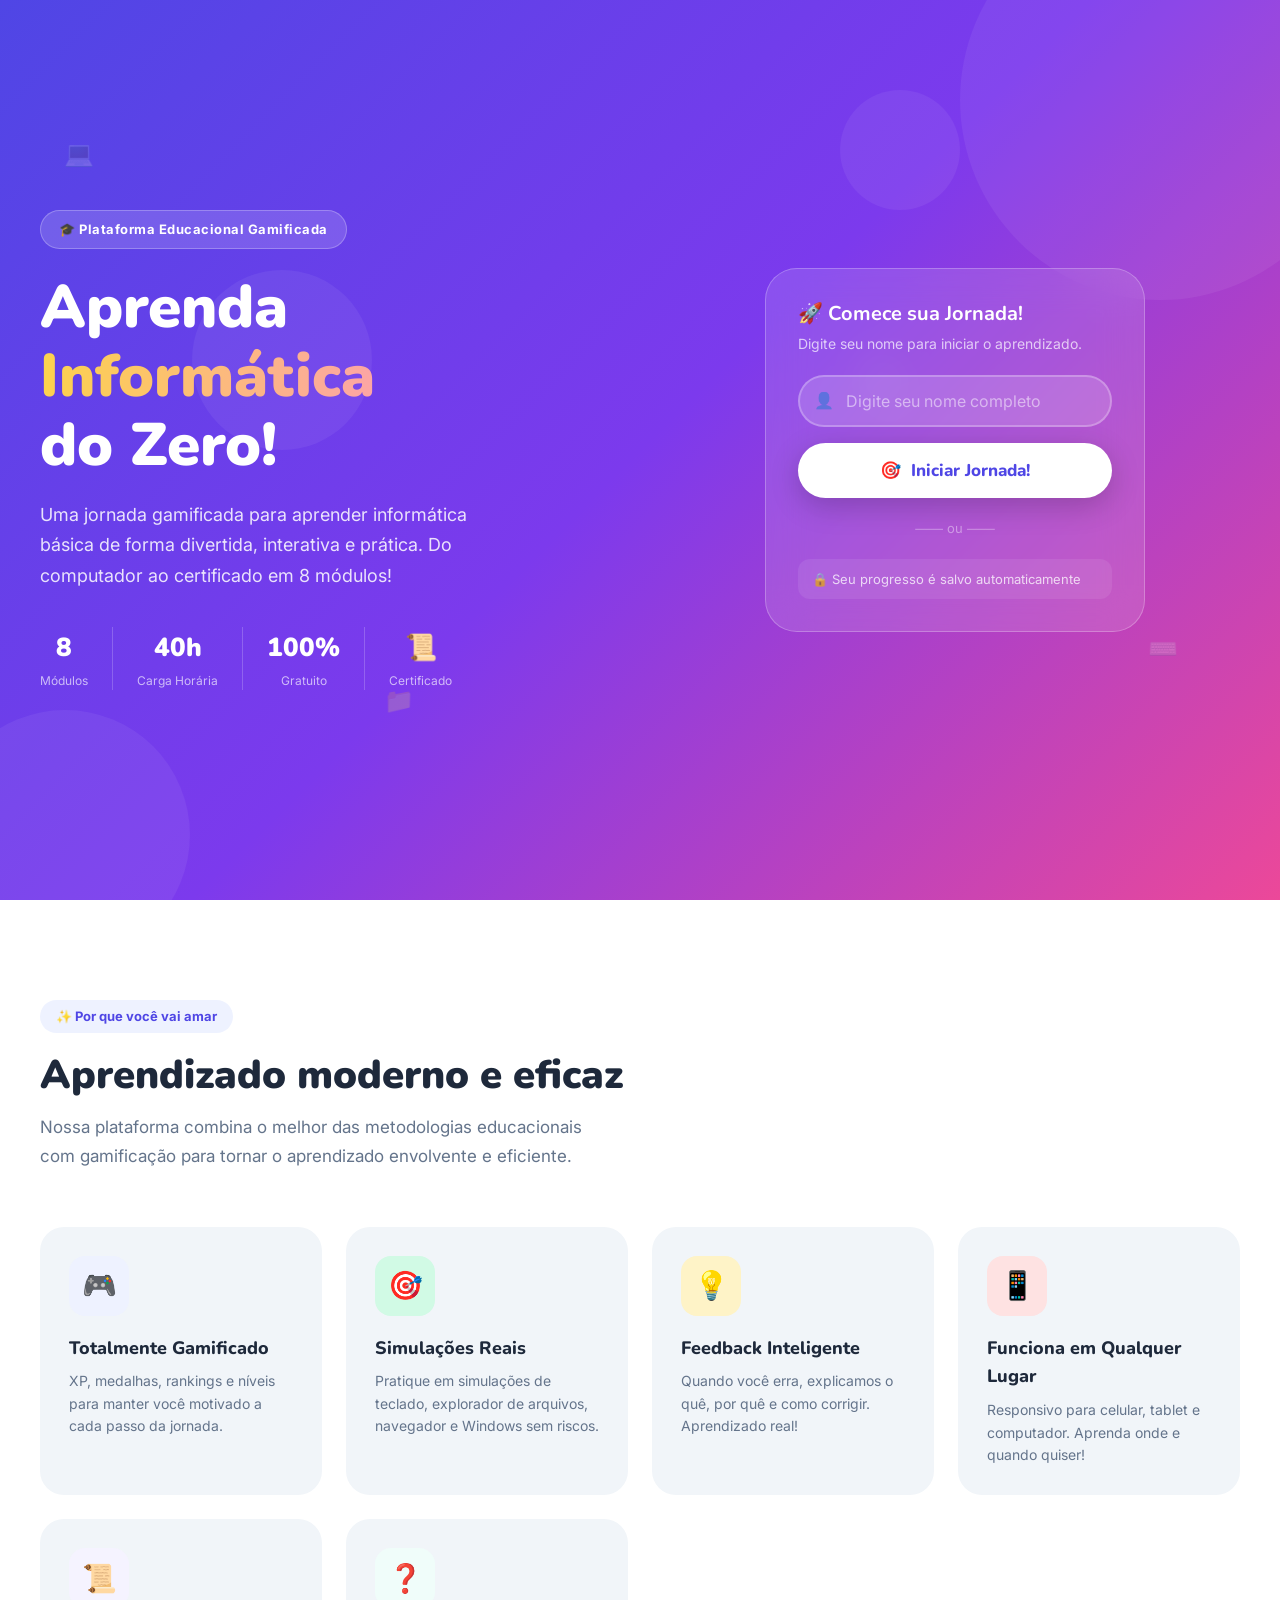
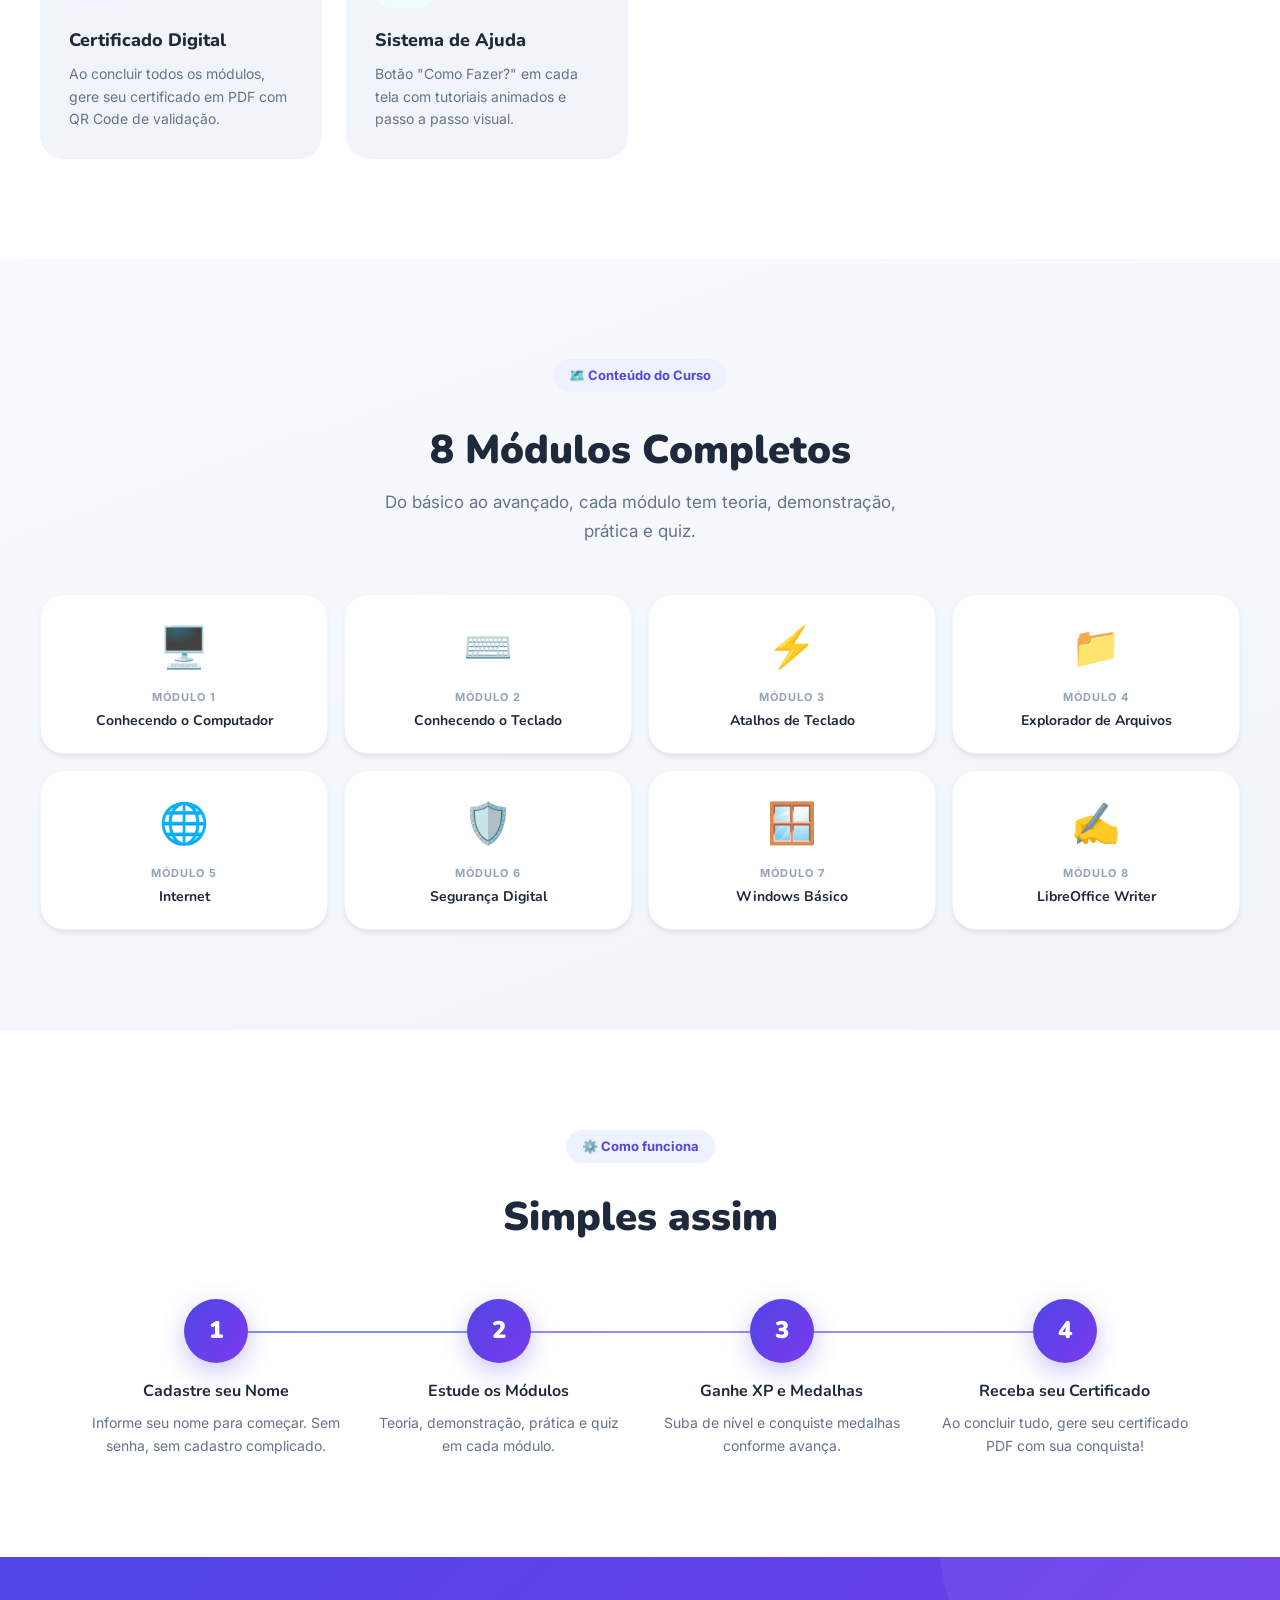
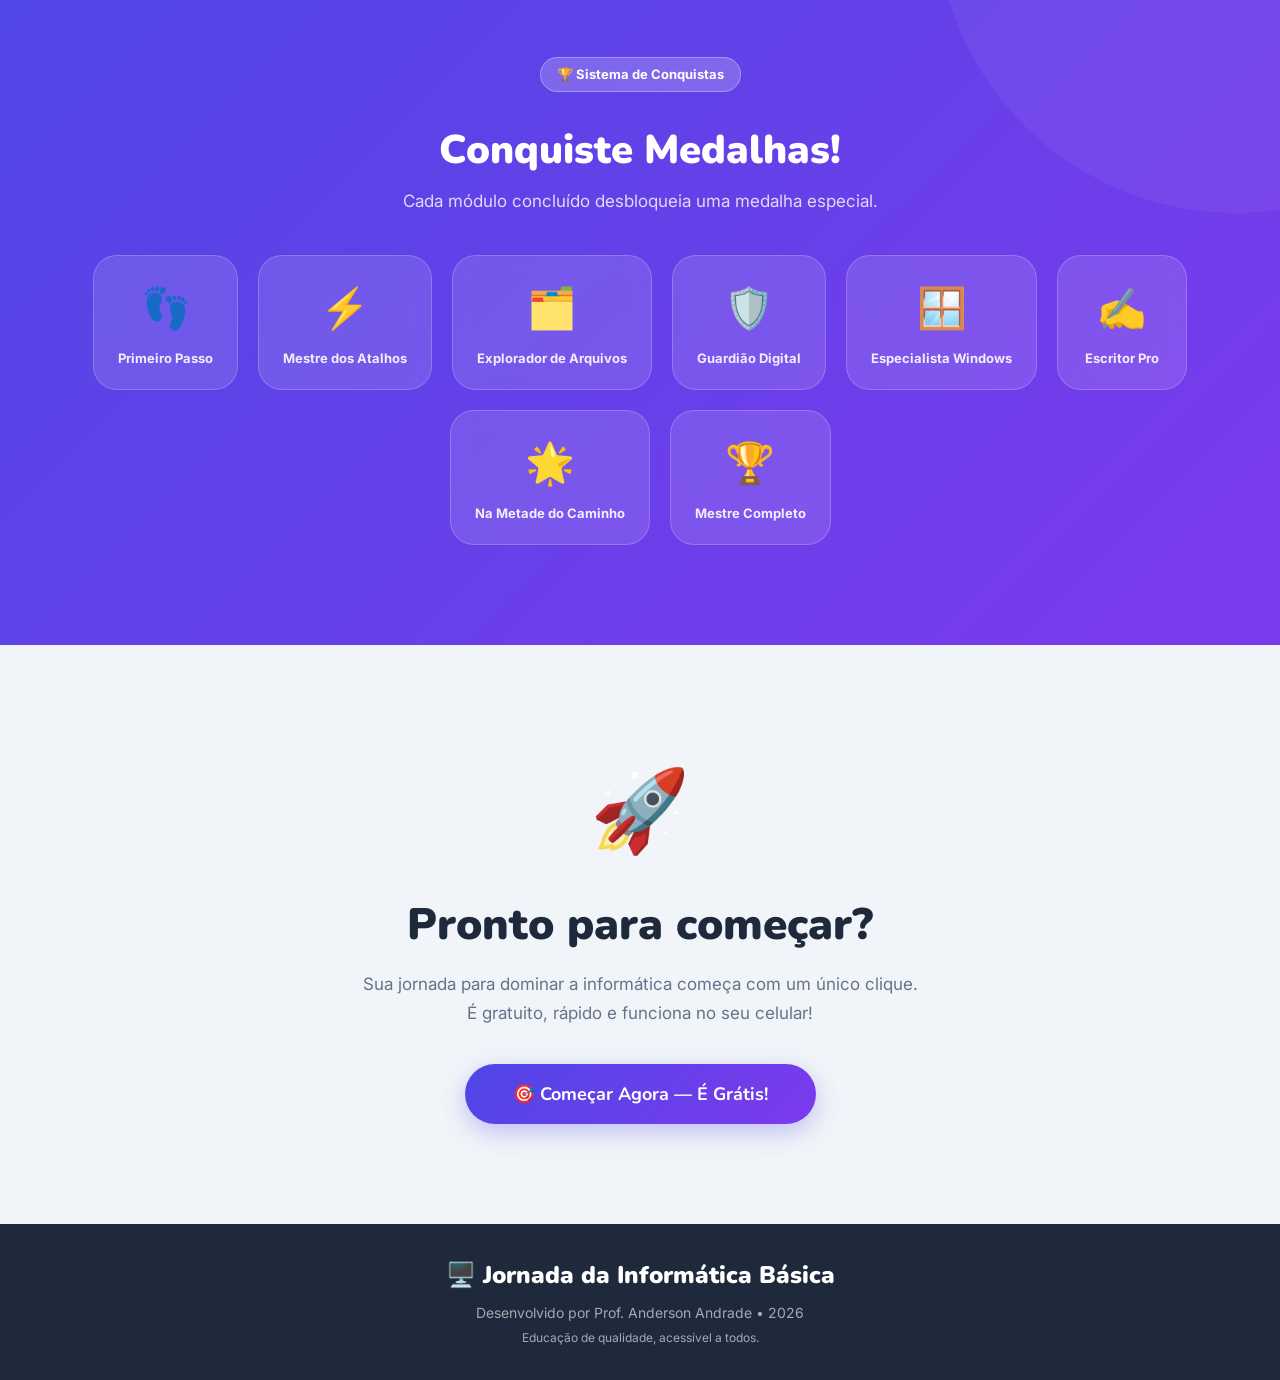
<file: modules/module2.html>
<!DOCTYPE html>
<html lang="pt-BR">
<head>
  <meta charset="UTF-8"/>
  <meta name="viewport" content="width=device-width, initial-scale=1.0"/>
  <title>Módulo 2 — Conhecendo o Teclado</title>
  <link rel="stylesheet" href="https://cdnjs.cloudflare.com/ajax/libs/font-awesome/6.5.0/css/all.min.css"/>
  <link rel="stylesheet" href="../css/main.css"/>
  <style>
    body { background: var(--bg); }

    /* ===== TECLADO VIRTUAL ===== */
    .virtual-keyboard {
      background: #2A2A2A;
      border-radius: 16px;
      padding: 20px 16px 16px;
      box-shadow: 0 20px 60px rgba(0,0,0,0.4);
      overflow-x: auto;
      max-width: 100%;
    }
    .keyboard-row {
      display: flex;
      gap: 5px;
      margin-bottom: 5px;
      justify-content: center;
    }
    .key {
      display: flex;
      flex-direction: column;
      align-items: center;
      justify-content: center;
      min-width: 38px;
      height: 38px;
      padding: 2px 4px;
      background: linear-gradient(180deg, #4E4E4E 0%, #3A3A3A 100%);
      border: 1px solid #666;
      border-bottom: 3px solid #1A1A1A;
      border-radius: 5px;
      font-size: 11px;
      font-weight: 700;
      color: #E8E8E8;
      cursor: pointer;
      transition: all 0.08s ease;
      position: relative;
      font-family: 'Inter', sans-serif;
      user-select: none;
      box-sizing: border-box;
    }
    .key:hover { background: linear-gradient(180deg, #5E5E5E, #4A4A4A); }
    .key.active {
      background: linear-gradient(180deg, #4F46E5, #3730A3) !important;
      border-color: #3730A3;
      border-bottom-color: #1e1a5e;
      color: white;
      transform: translateY(2px);
      border-bottom-width: 1px;
      box-shadow: 0 0 12px rgba(79,70,229,0.5);
    }
    .key.key-fn     { background: linear-gradient(180deg, #3A3A6A, #2A2A5A); color: #A5B4FC; }
    .key.key-mod    { background: linear-gradient(180deg, #3A5A3A, #2A4A2A); color: #86EFAC; }
    .key.key-enter  { background: linear-gradient(180deg, #5A3A3A, #4A2A2A); color: #FCA5A5; }
    .key.key-space  { background: linear-gradient(180deg, #5A5A5A, #4A4A4A); }
    .key .key-top   { font-size: 9px;  line-height: 1; }
    .key .key-bot   { font-size: 11px; line-height: 1; font-weight: 800; }

    /* Tamanhos especiais */
    .key-w15  { min-width: 52px; }
    .key-w2   { min-width: 76px; }
    .key-w225 { min-width: 84px; }
    .key-w275 { min-width: 104px; }
    .key-w3   { min-width: 114px; }
    .key-w6   { min-width: 240px; }
    .key-h2   { height: 84px; }

    /* Info box da tecla */
    .key-info-box {
      background: white;
      border-radius: var(--radius-lg);
      padding: 28px;
      box-shadow: var(--shadow-lg);
      border: 2px solid var(--primary-light);
      text-align: center;
      min-height: 140px;
      display: flex;
      flex-direction: column;
      align-items: center;
      justify-content: center;
      gap: 8px;
      transition: var(--transition);
    }
    .key-info-name {
      font-size: 28px;
      font-weight: 900;
      font-family: var(--font-heading);
      color: var(--primary);
    }
    .key-info-function {
      font-size: 15px;
      color: var(--text-secondary);
      line-height: 1.5;
      max-width: 320px;
    }
    .key-info-category {
      display: inline-block;
      padding: 4px 12px;
      border-radius: var(--radius-full);
      font-size: 12px;
      font-weight: 700;
      background: var(--primary-ultra-light);
      color: var(--primary);
    }
    /* Pulse para indicar que pode digitar */
    @keyframes pulseKB {
      0%, 100% { box-shadow: 0 0 0 0 rgba(79,70,229,0.4); }
      50%       { box-shadow: 0 0 0 8px rgba(79,70,229,0); }
    }
  </style>
</head>
<body>

  <!-- NAV -->
  <nav class="module-nav">
    <a href="../dashboard.html" style="font-size:22px;text-decoration:none;" title="Dashboard">🏠</a>
    <div class="module-nav-title">⌨️ Módulo 2 — Conhecendo o Teclado</div>
    <div class="step-progress" id="step-progress"></div>
    <div class="step-label" id="step-label">Passo 1/5</div>
    <div class="xp-badge" style="font-size:13px;">⭐ <span id="nav-xp">0</span></div>
  </nav>

  <div class="module-container">
    <div id="step-content"></div>
  </div>

  <!-- RODAPÉ -->
  <div class="module-footer">
    <div class="module-footer-info"><span id="footer-step">Passo 1 de 5</span></div>
    <div class="module-footer-actions">
      <button class="btn btn-ghost" id="btn-prev" onclick="prevStep()" style="display:none;">← Anterior</button>
      <button class="btn btn-primary" id="btn-next" onclick="nextStep()">Próximo →</button>
    </div>
  </div>

  <!-- Ajuda -->
  <button class="help-fab" onclick="showHelp()" title="Como Fazer?">❓</button>
  <div class="modal-custom" id="help-modal">
    <div class="modal-box">
      <div class="modal-box-header">
        <h3 id="help-title">❓ Ajuda</h3>
        <button class="modal-close" onclick="closeHelp()">✕</button>
      </div>
      <div class="modal-box-body" id="help-body"></div>
      <div class="modal-box-footer">
        <button class="btn btn-primary" onclick="closeHelp()">Entendi! 👍</button>
      </div>
    </div>
  </div>

  <div id="toast-container"></div>
  <script src="../js/app.js"></script>
  <script>
    const MODULE_ID = 2;
    let currentStep = 0;
    let quizAnswers = {};
    let quizScore = 0;
    let stepUnlocked = false;
    let clickedKeys = 0;
    let kbListenerActive = false;

    // ===== INFORMAÇÕES DAS TECLAS =====
    const KEY_INFO = {
      'Escape':     { name: 'Esc', cat: 'Especial',  func: 'Cancela uma ação ou sai de um menu. É a tecla de "escape"!' },
      'F1':         { name: 'F1', cat: 'Função', func: 'Abre a Ajuda do programa atual.' },
      'F2':         { name: 'F2', cat: 'Função', func: 'Renomeia o arquivo ou pasta selecionada.' },
      'F3':         { name: 'F3', cat: 'Função', func: 'Abre a função de busca no Explorer.' },
      'F4':         { name: 'F4', cat: 'Função', func: 'Exibe a barra de endereço (combinado com Alt fecha a janela).' },
      'F5':         { name: 'F5', cat: 'Função', func: 'Atualiza/recarrega a página ou janela.' },
      'F11':        { name: 'F11', cat: 'Função', func: 'Ativa/desativa a tela cheia no navegador.' },
      'F12':        { name: 'F12', cat: 'Função', func: 'Abre as ferramentas de desenvolvedor no navegador.' },
      'Backquote':  { name: '` ~', cat: 'Alfanumérico', func: 'Acento grave e til. Usado em letras como ã, õ.' },
      'Digit1':     { name: '1 !', cat: 'Alfanumérico', func: 'Número 1 e exclamação (com Shift).' },
      'Digit2':     { name: '2 @', cat: 'Alfanumérico', func: 'Número 2 e arroba (com Shift). Usado em e-mails!' },
      'Digit3':     { name: '3 #', cat: 'Alfanumérico', func: 'Número 3 e cerquilha/hashtag (com Shift).' },
      'Backspace':  { name: 'Backspace', cat: 'Edição', func: 'Apaga o caractere à ESQUERDA do cursor. "Volta" um caractere.' },
      'Delete':     { name: 'Delete', cat: 'Edição', func: 'Apaga o caractere à DIREITA do cursor, ou exclui o arquivo selecionado.' },
      'Tab':        { name: 'Tab ⇥', cat: 'Navegação', func: 'Avança para o próximo campo ou adiciona uma tabulação (espaço maior).' },
      'CapsLock':   { name: 'Caps Lock', cat: 'Modificador', func: 'Trava as letras em maiúsculas. A luz no teclado indica se está ativo.' },
      'ShiftLeft':  { name: 'Shift ⇧', cat: 'Modificador', func: 'Faz letras maiúsculas e acessa os símbolos de cima das teclas. Segure e pressione.' },
      'ShiftRight': { name: 'Shift ⇧', cat: 'Modificador', func: 'Faz letras maiúsculas e acessa os símbolos de cima das teclas. Segure e pressione.' },
      'ControlLeft':{ name: 'Ctrl', cat: 'Modificador', func: 'Usado em atalhos! Ctrl+C copia, Ctrl+V cola, Ctrl+Z desfaz...' },
      'ControlRight':{ name: 'Ctrl', cat: 'Modificador', func: 'Usado em atalhos! Ctrl+C copia, Ctrl+V cola, Ctrl+Z desfaz...' },
      'AltLeft':    { name: 'Alt', cat: 'Modificador', func: 'Usado em atalhos. Alt+Tab troca de janela, Alt+F4 fecha programa.' },
      'AltRight':   { name: 'Alt Gr', cat: 'Modificador', func: 'Alt Gráfico — acessa caracteres especiais como @, €, etc.' },
      'MetaLeft':   { name: '⊞ Windows', cat: 'Especial', func: 'Abre o Menu Iniciar do Windows. Combinado com outras teclas abre apps!' },
      'Enter':      { name: 'Enter ↵', cat: 'Especial', func: 'Confirma uma ação, pula para a próxima linha, ou executa o botão selecionado.' },
      'Space':      { name: 'Espaço', cat: 'Alfanumérico', func: 'Insere um espaço entre palavras. A maior tecla do teclado!' },
      'ArrowUp':    { name: '↑', cat: 'Navegação', func: 'Move o cursor para cima ou sobe em menus.' },
      'ArrowDown':  { name: '↓', cat: 'Navegação', func: 'Move o cursor para baixo ou desce em menus.' },
      'ArrowLeft':  { name: '←', cat: 'Navegação', func: 'Move o cursor para a esquerda.' },
      'ArrowRight': { name: '→', cat: 'Navegação', func: 'Move o cursor para a direita.' },
      'Home':       { name: 'Home', cat: 'Navegação', func: 'Move o cursor para o início da linha.' },
      'End':        { name: 'End', cat: 'Navegação', func: 'Move o cursor para o fim da linha.' },
      'PageUp':     { name: 'PgUp', cat: 'Navegação', func: 'Rola a página para cima.' },
      'PageDown':   { name: 'PgDn', cat: 'Navegação', func: 'Rola a página para baixo.' },
      'Insert':     { name: 'Insert', cat: 'Especial', func: 'Alterna entre modo de inserção e sobreposição de texto.' },
      'PrintScreen':{ name: 'PrtScn', cat: 'Especial', func: 'Captura uma screenshot (foto) da tela e salva na área de transferência.' },
    };

    // Mapa de código para tecla do teclado virtual
    const CODE_TO_KEY_ID = {
      'Escape':'k-esc','F1':'k-f1','F2':'k-f2','F3':'k-f3','F4':'k-f4',
      'F5':'k-f5','F6':'k-f6','F7':'k-f7','F8':'k-f8','F9':'k-f9',
      'F10':'k-f10','F11':'k-f11','F12':'k-f12',
      'Backquote':'k-bq','Digit1':'k-1','Digit2':'k-2','Digit3':'k-3',
      'Digit4':'k-4','Digit5':'k-5','Digit6':'k-6','Digit7':'k-7',
      'Digit8':'k-8','Digit9':'k-9','Digit0':'k-0','Minus':'k-minus',
      'Equal':'k-equal','Backspace':'k-bs',
      'Tab':'k-tab','KeyQ':'k-q','KeyW':'k-w','KeyE':'k-e','KeyR':'k-r',
      'KeyT':'k-t','KeyY':'k-y','KeyU':'k-u','KeyI':'k-i','KeyO':'k-o',
      'KeyP':'k-p','BracketLeft':'k-br1','BracketRight':'k-br2','Backslash':'k-bsl',
      'CapsLock':'k-caps','KeyA':'k-a','KeyS':'k-s','KeyD':'k-d','KeyF':'k-f',
      'KeyG':'k-g','KeyH':'k-h','KeyJ':'k-j','KeyK':'k-k','KeyL':'k-l',
      'Semicolon':'k-semi','Quote':'k-quot','Enter':'k-enter',
      'ShiftLeft':'k-shiftl','KeyZ':'k-z','KeyX':'k-x','KeyC':'k-c',
      'KeyV':'k-v','KeyB':'k-b','KeyN':'k-n','KeyM':'k-m',
      'Comma':'k-comma','Period':'k-period','Slash':'k-slash','ShiftRight':'k-shiftr',
      'ControlLeft':'k-ctrll','MetaLeft':'k-win','AltLeft':'k-altl',
      'Space':'k-space','AltRight':'k-altr','ControlRight':'k-ctrlr',
      'Insert':'k-ins','Home':'k-home','PageUp':'k-pgup',
      'Delete':'k-del','End':'k-end','PageDown':'k-pgdn',
      'ArrowUp':'k-up','ArrowLeft':'k-left','ArrowDown':'k-down','ArrowRight':'k-right',
    };

    // QUIZ
    const QUIZ_QUESTIONS = [
      {
        question: 'Qual tecla apaga o caractere à ESQUERDA do cursor?',
        options: ['Delete', 'Backspace', 'Esc', 'Insert'],
        correct: 1,
        explanation: 'O Backspace apaga o caractere à esquerda (antes) do cursor. O Delete apaga o caractere à direita (depois) do cursor.'
      },
      {
        question: 'Para que serve a tecla Caps Lock?',
        options: ['Abre o menu Iniciar','Fecha o programa atual','Trava as letras em maiúsculas','Deleta o arquivo selecionado'],
        correct: 2,
        explanation: 'Caps Lock trava o teclado para digitar em maiúsculas. Quando a luz do Caps Lock está acesa, tudo que você digita fica em MAIÚSCULO.'
      },
      {
        question: 'Qual tecla é usada como base para atalhos como Ctrl+C e Ctrl+V?',
        options: ['Alt', 'Shift', 'Tab', 'Ctrl (Control)'],
        correct: 3,
        explanation: 'A tecla Ctrl (Control) é usada em conjunto com outras teclas para criar atalhos: Ctrl+C (Copiar), Ctrl+V (Colar), Ctrl+Z (Desfazer)...'
      },
      {
        question: 'Para que serve a tecla Tab?',
        options: [
          'Fecha o navegador',
          'Apaga o texto selecionado',
          'Avança para o próximo campo ou insere uma tabulação',
          'Ativa o modo de tela cheia',
        ],
        correct: 2,
        explanation: 'Tab avança para o próximo campo em formulários e insere um espaço de tabulação em editores de texto. Muito útil para navegar sem mouse!'
      },
      {
        question: 'Qual tecla captura uma "foto" da tela?',
        options: ['F5', 'Insert', 'Print Screen (PrtScn)', 'Home'],
        correct: 2,
        explanation: 'Print Screen captura a tela inteira. Alt+Print Screen captura apenas a janela ativa. A imagem fica na área de transferência — você pode colar com Ctrl+V!'
      },
      {
        question: 'O que as teclas de navegação fazem?',
        options: ['Aumentam o volume', 'Movem o cursor ou rolam a página sem usar o mouse', 'Fecham programas', 'Conectam à internet'],
        correct: 1,
        explanation: 'As setas, Home, End, Page Up e Page Down movem o cursor de texto ou a barra de rolagem da página.'
      },
      {
        question: 'Para que serve a tecla Esc?',
        options: ['Para salvar um arquivo', 'Para escrever em maiúsculas', 'Para cancelar uma ação, sair de telas cheias ou menus', 'Para desligar o computador'],
        correct: 2,
        explanation: 'A tecla Esc (Escape) é sua "saída de emergência". Ela cancela ações e fecha janelas pop-up ou modos de tela cheia.'
      },
      {
        question: 'Qual tecla é frequentemente combinada com Alt para fechar um programa?',
        options: ['F1', 'F4', 'Enter', 'Espaço'],
        correct: 1,
        explanation: 'O atalho Alt + F4 é mundialmente conhecido no Windows para fechar a janela ou programa ativo.'
      },
      {
        question: 'O que acontece se você pressionar Shift + número 2 (em teclados ABNT2)?',
        options: ['Você digita o número 2 normalmente', 'O computador desliga', 'O texto é apagado', 'Você digita o símbolo de arroba (@)'],
        correct: 3,
        explanation: 'A tecla Shift acessa o caractere superior das teclas duplas. O @ fica em cima do número 2!'
      },
      {
        question: 'A tecla Enter serve principalmente para:',
        options: ['Confirmar ações, enviar formulários ou pular de linha em textos', 'Deletar letras erradas', 'Desfazer a última ação', 'Mudar o idioma do teclado'],
        correct: 0,
        explanation: 'A tecla Enter confirma comandos, abre ícones selecionados e, ao digitar, cria um novo parágrafo (pula para a próxima linha).'
      }
    ];

    const STEPS = [
      { title:'📖 Grupos de Teclas',  render: renderStep1 },
      { title:'⌨️ Teclado Interativo', render: renderStep2 },
      { title:'🎯 Teclas Importantes', render: renderStep3 },
      { title:'🔤 Simulador ao Vivo',  render: renderStep4 },
      { title:'✅ Quiz Final',         render: renderStep5 },
    ];

    // ===== PASSO 1: GRUPOS DE TECLAS =====
    function renderStep1() {
      return `
        <div class="module-section">
          <div class="module-section-hero" style="background:linear-gradient(135deg,#F857A6,#FF5858);">
            <div class="hero-badge">📖 Teoria — Passo 1 de 5</div>
            <h2>Conhecendo o Teclado</h2>
            <p>O teclado é dividido em grupos de teclas, cada grupo com uma função específica.</p>
          </div>

          <div class="concept-grid stagger">
            <div class="concept-card animate-fadeInUp">
              <div class="concept-icon blue">🔢</div>
              <div class="concept-title">Teclas Alfanuméricas</div>
              <div class="concept-desc">Letras (A-Z) e números (0-9). São as teclas que você usa para digitar texto normalmente.</div>
            </div>
            <div class="concept-card animate-fadeInUp">
              <div class="concept-icon purple">F1</div>
              <div class="concept-title">Teclas de Função</div>
              <div class="concept-desc">F1 até F12 na parte superior. Cada programa usa de forma diferente. F1 = Ajuda, F5 = Atualizar.</div>
            </div>
            <div class="concept-card animate-fadeInUp">
              <div class="concept-icon yellow">⌨️</div>
              <div class="concept-title">Teclas Modificadoras</div>
              <div class="concept-desc">Shift, Ctrl, Alt e Windows. Combinadas com outras teclas criam atalhos poderosos!</div>
            </div>
            <div class="concept-card animate-fadeInUp">
              <div class="concept-icon green">⬆️</div>
              <div class="concept-title">Teclas de Navegação</div>
              <div class="concept-desc">Setas (↑↓←→), Home, End, Page Up, Page Down. Movem o cursor sem usar o mouse.</div>
            </div>
            <div class="concept-card animate-fadeInUp">
              <div class="concept-icon red">🔢</div>
              <div class="concept-title">Teclado Numérico</div>
              <div class="concept-desc">Bloco numérico no lado direito (em teclados completos). Ótimo para digitar números rapidamente!</div>
            </div>
            <div class="concept-card animate-fadeInUp">
              <div class="concept-icon teal">✏️</div>
              <div class="concept-title">Teclas de Edição</div>
              <div class="concept-desc">Backspace, Delete, Insert, Enter, Tab, Esc. Controlam a edição de texto.</div>
            </div>
          </div>

          <div class="info-box tip" style="margin-top:16px;">
            <div class="info-box-title">💡 Dica de Ouro</div>
            <div class="info-box-body">
              O <strong>Shift</strong> + letra = maiúscula. <br>
              O <strong>Shift</strong> + número = símbolo (ex: Shift+2 = @). <br>
              Experimente pressionar Shift enquanto digita!
            </div>
          </div>
          ${!stepUnlocked ? `
            <div style="text-align:center; margin-top:32px;">
              <button class="btn btn-outline" onclick="this.style.display='none'; unlockNext();" style="border-width:2px; font-weight:bold;">✅ Marcar como lido e entendido</button>
            </div>
          ` : ''}
        </div>
      `;
    }

    // ===== PASSO 2: TECLADO VISUAL CLICÁVEL =====
    function renderStep2() {
      return `
        <div class="module-section">
          <div class="module-section-hero" style="background:linear-gradient(135deg,#4FACFE,#00F2FE);">
            <div class="hero-badge">⌨️ Visual — Passo 2 de 5</div>
            <h2>Teclado Visual</h2>
            <p>Clique em qualquer tecla para ver seu nome e função!</p>
          </div>

          <div id="key-info" class="key-info-box" style="margin-bottom:24px; animation:pulseKB 2s 3;">
            <div style="font-size:40px;">⌨️</div>
            <div class="key-info-name">Clique em uma Tecla!</div>
            <div class="key-info-function">Selecione pelo menos 3 teclas no teclado abaixo para prosseguir.</div>
          </div>

          ${buildKeyboard(true)}
        </div>
      `;
    }

    // ===== PASSO 3: TECLAS IMPORTANTES =====
    function renderStep3() {
      const importantKeys = [
        { key:'Enter ↵', icon:'↵', desc:'Confirma ações, pula linhas. A tecla mais usada!', color:'red' },
        { key:'Esc', icon:'⎋', desc:'Cancela, fecha janelas e menus. "Saída de emergência"!', color:'orange' },
        { key:'Backspace', icon:'⌫', desc:'Apaga o caractere anterior (à esquerda do cursor).', color:'yellow' },
        { key:'Delete', icon:'⌦', desc:'Apaga o próximo caractere (à direita) ou exclui arquivo.', color:'yellow' },
        { key:'Tab ⇥', icon:'⇥', desc:'Navega entre campos; insere tabulação (espaço maior).', color:'blue' },
        { key:'Caps Lock', icon:'⇪', desc:'Trava letras maiúsculas. Luz acesa = maiúsculas ativas.', color:'purple' },
        { key:'Shift ⇧', icon:'⇧', desc:'Maiúsculas temporárias e acesso aos símbolos superiores.', color:'green' },
        { key:'Ctrl', icon:'⌃', desc:'Base dos atalhos: Ctrl+C, Ctrl+V, Ctrl+Z, Ctrl+S...', color:'teal' },
        { key:'Alt', icon:'⌥', desc:'Atalhos como Alt+Tab (troca janelas) e Alt+F4 (fecha app).', color:'pink' },
        { key:'⊞ Windows', icon:'⊞', desc:'Abre o Menu Iniciar. ⊞+E = Explorer, ⊞+D = Desktop.', color:'blue' },
      ];

      const colorMap = { red:'#FEE2E2',orange:'#FFF7ED',yellow:'#FEF9C3',blue:'#DBEAFE',purple:'#F5F3FF',green:'#DCFCE7',teal:'#CCFBF1',pink:'#FCE7F3' };
      const colorText = { red:'#991B1B',orange:'#9A3412',yellow:'#713F12',blue:'#1E40AF',purple:'#5B21B6',green:'#14532D',teal:'#115E59',pink:'#831843' };

      return `
        <div class="module-section">
          <div class="module-section-hero" style="background:linear-gradient(135deg,#667EEA,#764BA2);">
            <div class="hero-badge">🎯 Teclas — Passo 3 de 5</div>
            <h2>Teclas Essenciais</h2>
            <p>Estas são as teclas que você mais vai usar! Memorize cada uma delas.</p>
          </div>

          <div style="display:grid; grid-template-columns:repeat(auto-fill,minmax(260px,1fr)); gap:14px;" class="stagger">
            ${importantKeys.map(k => `
              <div class="animate-fadeInUp" style="
                background:${colorMap[k.color]||'#F8FAFC'};
                border-radius:var(--radius-md);
                padding:18px 20px;
                display:flex; align-items:center; gap:14px;
                transition:var(--transition);
                border:1px solid transparent;
              " onmouseover="this.style.transform='translateY(-3px)';this.style.boxShadow='var(--shadow-md)'"
                 onmouseout="this.style.transform='';this.style.boxShadow=''">
                <div style="
                  width:52px; height:52px; border-radius:10px;
                  background:${colorText[k.color]||'#1E293B'};
                  display:flex; align-items:center; justify-content:center;
                  font-size:20px; color:white; flex-shrink:0; font-family:monospace;
                  font-weight:800; box-shadow:0 4px 0 rgba(0,0,0,0.2);
                ">${k.icon}</div>
                <div>
                  <div style="font-weight:800;font-family:var(--font-heading);font-size:15px;color:${colorText[k.color]||'#1E293B'}">${k.key}</div>
                  <div style="font-size:13px;color:var(--text-secondary);margin-top:3px;line-height:1.4">${k.desc}</div>
                </div>
              </div>
            `).join('')}
          </div>
          ${!stepUnlocked ? `
            <div style="text-align:center; margin-top:32px;">
              <button class="btn btn-outline" onclick="this.style.display='none'; unlockNext();" style="border-width:2px; font-weight:bold;">✅ Marcar como lido e entendido</button>
            </div>
          ` : ''}
        </div>
      `;
    }

    // ===== PASSO 4: SIMULADOR AO VIVO =====
    function renderStep4() {
      kbListenerActive = true;
      return `
        <div class="module-section">
          <div class="module-section-hero" style="background:linear-gradient(135deg,#11998E,#38EF7D); color:white;">
            <div class="hero-badge" style="background:rgba(255,255,255,0.2);">🔤 Simulador — Passo 4 de 5</div>
            <h2 style="color:white;">Simulador de Teclado ao Vivo!</h2>
            <p style="color:rgba(255,255,255,0.9);">Pressione qualquer tecla do seu teclado real e veja ela iluminar no teclado virtual!</p>
          </div>

          <div id="key-info" class="key-info-box" style="margin-bottom:24px; animation:pulseKB 2s infinite;">
            <div style="font-size:40px;">⌨️</div>
            <div class="key-info-name" id="info-name">Aguardando...</div>
            <div class="key-info-function" id="info-func">Pressione qualquer tecla no seu teclado!</div>
            <div class="key-info-category" id="info-cat" style="display:none;"></div>
          </div>

          <div id="kb-live" style="overflow-x:auto;">
            ${buildKeyboard(false)}
          </div>

          <div style="text-align:center; margin-top:16px; padding:16px; background:var(--success-light); border-radius:var(--radius); border:1px solid var(--success);">
            <div style="font-weight:700; color:var(--success-dark);">
              ✅ Teclas pressionadas: <span id="press-count" style="font-size:20px;">0</span> / 5
            </div>
          </div>

          <div id="typing-demo" style="margin-top:16px; padding:16px; background:white; border-radius:var(--radius); border:1px solid var(--border); min-height:60px; font-family:monospace; font-size:16px; color:var(--text-primary);">
            <span style="color:var(--text-muted);">← O texto que você digitar aparece aqui...</span>
          </div>
        </div>
      `;
    }

    // ===== PASSO 5: QUIZ =====
    function renderStep5() {
      kbListenerActive = false;
      const questionIndex = Object.keys(quizAnswers).length;
      if (questionIndex >= QUIZ_QUESTIONS.length) return renderQuizResult();
      const q = QUIZ_QUESTIONS[questionIndex];
      const letters = ['A','B','C','D'];
      return `
        <div class="module-section">
          <div class="module-section-hero" style="background:linear-gradient(135deg,#F857A6,#FF5858);">
            <div class="hero-badge">✅ Quiz — Passo 5 de 5</div>
            <h2>Quiz do Teclado!</h2>
            <p>Teste o que você aprendeu sobre as teclas.</p>
          </div>
          <div style="max-width:620px;margin:0 auto;">
            <div class="quiz-progress">
              <div class="quiz-progress-bar">
                <div class="quiz-progress-fill" style="width:${(questionIndex/QUIZ_QUESTIONS.length)*100}%"></div>
              </div>
              <span style="font-size:14px;font-weight:700;color:var(--text-secondary);white-space:nowrap;">${questionIndex+1}/${QUIZ_QUESTIONS.length}</span>
            </div>
            <div class="card">
              <div class="card-body" style="padding:28px;">
                <div class="quiz-question">${q.question}</div>
                <div class="quiz-options">
                  ${q.options.map((opt,i)=>`
                    <div class="quiz-option" id="option-${i}" onclick="answerQuiz(${questionIndex},${i})">
                      <div class="quiz-letter">${letters[i]}</div>
                      <span>${opt}</span>
                    </div>
                  `).join('')}
                </div>
                <div class="quiz-feedback" id="quiz-feedback">
                  <span class="quiz-feedback-icon"></span>
                  <div class="quiz-feedback-text"></div>
                </div>
              </div>
            </div>
          </div>
        </div>
      `;
    }

    function renderQuizResult() {
      const pct = Math.round((quizScore / QUIZ_QUESTIONS.length) * 100);
      const stars = pct>=80?3:pct>=60?2:1;
      return `
        <div class="module-section" style="text-align:center;">
          <div class="card" style="max-width:500px;margin:40px auto;padding:40px 32px;">
            <div style="font-size:72px;margin-bottom:16px;">${pct>=80?'🏆':pct>=60?'🌟':'📚'}</div>
            <h2>${pct>=80?'Excelente!':pct>=60?'Muito Bem!':'Continue Praticando!'}</h2>
            <div style="font-size:48px;font-weight:900;font-family:var(--font-heading);color:var(--primary);margin:16px 0;">${pct}%</div>
            <div style="color:var(--text-secondary);margin-bottom:20px;">Acertou ${quizScore} de ${QUIZ_QUESTIONS.length}</div>
            <div class="stars-row">
              ${Array.from({length:3},(_,i)=>`<span class="star-item" style="color:${i<stars?'#F59E0B':'#E2E8F0'}">${i<stars?'⭐':'☆'}</span>`).join('')}
            </div>
            <button class="btn btn-success btn-lg" style="margin-top:24px;" onclick="finishModule()">
              🚀 Concluir Módulo! +50 XP
            </button>
          </div>
        </div>
      `;
    }

    // ===== CONSTRUTOR DO TECLADO HTML =====
    function buildKeyboard(clickable) {
      const onclick = clickable ? 'onclick="showKeyInfo(this)"' : '';
      const rows = [
        // Linha de funções
        `<div class="keyboard-row">
          <div class="key key-fn key-w225" id="k-esc" data-code="Escape" ${onclick}>Esc</div>
          <div style="width:20px"></div>
          <div class="key key-fn key-w15" id="k-f1" data-code="F1" ${onclick}>F1</div>
          <div class="key key-fn key-w15" id="k-f2" data-code="F2" ${onclick}>F2</div>
          <div class="key key-fn key-w15" id="k-f3" data-code="F3" ${onclick}>F3</div>
          <div class="key key-fn key-w15" id="k-f4" data-code="F4" ${onclick}>F4</div>
          <div style="width:10px"></div>
          <div class="key key-fn key-w15" id="k-f5" data-code="F5" ${onclick}>F5</div>
          <div class="key key-fn key-w15" id="k-f6" data-code="F6" ${onclick}>F6</div>
          <div class="key key-fn key-w15" id="k-f7" data-code="F7" ${onclick}>F7</div>
          <div class="key key-fn key-w15" id="k-f8" data-code="F8" ${onclick}>F8</div>
          <div style="width:10px"></div>
          <div class="key key-fn key-w15" id="k-f9" data-code="F9" ${onclick}>F9</div>
          <div class="key key-fn key-w15" id="k-f10" data-code="F10" ${onclick}>F10</div>
          <div class="key key-fn key-w15" id="k-f11" data-code="F11" ${onclick}>F11</div>
          <div class="key key-fn key-w15" id="k-f12" data-code="F12" ${onclick}>F12</div>
        </div>`,
        // Linha numérica
        `<div class="keyboard-row">
          <div class="key" id="k-bq" data-code="Backquote" ${onclick}><span class="key-top">~</span><span class="key-bot">\`</span></div>
          <div class="key" id="k-1" data-code="Digit1" ${onclick}><span class="key-top">!</span><span class="key-bot">1</span></div>
          <div class="key" id="k-2" data-code="Digit2" ${onclick}><span class="key-top">@</span><span class="key-bot">2</span></div>
          <div class="key" id="k-3" data-code="Digit3" ${onclick}><span class="key-top">#</span><span class="key-bot">3</span></div>
          <div class="key" id="k-4" data-code="Digit4" ${onclick}><span class="key-top">$</span><span class="key-bot">4</span></div>
          <div class="key" id="k-5" data-code="Digit5" ${onclick}><span class="key-top">%</span><span class="key-bot">5</span></div>
          <div class="key" id="k-6" data-code="Digit6" ${onclick}><span class="key-top">¨</span><span class="key-bot">6</span></div>
          <div class="key" id="k-7" data-code="Digit7" ${onclick}><span class="key-top">&amp;</span><span class="key-bot">7</span></div>
          <div class="key" id="k-8" data-code="Digit8" ${onclick}><span class="key-top">*</span><span class="key-bot">8</span></div>
          <div class="key" id="k-9" data-code="Digit9" ${onclick}><span class="key-top">(</span><span class="key-bot">9</span></div>
          <div class="key" id="k-0" data-code="Digit0" ${onclick}><span class="key-top">)</span><span class="key-bot">0</span></div>
          <div class="key" id="k-minus" data-code="Minus" ${onclick}><span class="key-top">_</span><span class="key-bot">-</span></div>
          <div class="key" id="k-equal" data-code="Equal" ${onclick}><span class="key-top">+</span><span class="key-bot">=</span></div>
          <div class="key key-enter key-w225" id="k-bs" data-code="Backspace" ${onclick}>⌫ Back</div>
        </div>`,
        // Linha QWERTY
        `<div class="keyboard-row">
          <div class="key key-mod key-w15" id="k-tab" data-code="Tab" ${onclick}>Tab ⇥</div>
          <div class="key" id="k-q" data-code="KeyQ" ${onclick}>Q</div>
          <div class="key" id="k-w" data-code="KeyW" ${onclick}>W</div>
          <div class="key" id="k-e" data-code="KeyE" ${onclick}>E</div>
          <div class="key" id="k-r" data-code="KeyR" ${onclick}>R</div>
          <div class="key" id="k-t" data-code="KeyT" ${onclick}>T</div>
          <div class="key" id="k-y" data-code="KeyY" ${onclick}>Y</div>
          <div class="key" id="k-u" data-code="KeyU" ${onclick}>U</div>
          <div class="key" id="k-i" data-code="KeyI" ${onclick}>I</div>
          <div class="key" id="k-o" data-code="KeyO" ${onclick}>O</div>
          <div class="key" id="k-p" data-code="KeyP" ${onclick}>P</div>
          <div class="key" id="k-br1" data-code="BracketLeft" ${onclick}><span class="key-top">{</span><span class="key-bot">[</span></div>
          <div class="key" id="k-br2" data-code="BracketRight" ${onclick}><span class="key-top">}</span><span class="key-bot">]</span></div>
          <div class="key key-mod" id="k-bsl" data-code="Backslash" ${onclick}><span class="key-top">|</span><span class="key-bot">\\</span></div>
        </div>`,
        // Linha ASDF
        `<div class="keyboard-row">
          <div class="key key-mod key-w2" id="k-caps" data-code="CapsLock" ${onclick}>⇪ Caps</div>
          <div class="key" id="k-a" data-code="KeyA" ${onclick}>A</div>
          <div class="key" id="k-s" data-code="KeyS" ${onclick}>S</div>
          <div class="key" id="k-d" data-code="KeyD" ${onclick}>D</div>
          <div class="key" id="k-f" data-code="KeyF" ${onclick}>F</div>
          <div class="key" id="k-g" data-code="KeyG" ${onclick}>G</div>
          <div class="key" id="k-h" data-code="KeyH" ${onclick}>H</div>
          <div class="key" id="k-j" data-code="KeyJ" ${onclick}>J</div>
          <div class="key" id="k-k" data-code="KeyK" ${onclick}>K</div>
          <div class="key" id="k-l" data-code="KeyL" ${onclick}>L</div>
          <div class="key" id="k-semi" data-code="Semicolon" ${onclick}><span class="key-top">:</span><span class="key-bot">;</span></div>
          <div class="key" id="k-quot" data-code="Quote" ${onclick}><span class="key-top">"</span><span class="key-bot">'</span></div>
          <div class="key key-enter key-w275" id="k-enter" data-code="Enter" ${onclick}>Enter ↵</div>
        </div>`,
        // Linha ZXCV
        `<div class="keyboard-row">
          <div class="key key-mod key-w275" id="k-shiftl" data-code="ShiftLeft" ${onclick}>⇧ Shift</div>
          <div class="key" id="k-z" data-code="KeyZ" ${onclick}>Z</div>
          <div class="key" id="k-x" data-code="KeyX" ${onclick}>X</div>
          <div class="key" id="k-c" data-code="KeyC" ${onclick}>C</div>
          <div class="key" id="k-v" data-code="KeyV" ${onclick}>V</div>
          <div class="key" id="k-b" data-code="KeyB" ${onclick}>B</div>
          <div class="key" id="k-n" data-code="KeyN" ${onclick}>N</div>
          <div class="key" id="k-m" data-code="KeyM" ${onclick}>M</div>
          <div class="key" id="k-comma" data-code="Comma" ${onclick}><span class="key-top">&lt;</span><span class="key-bot">,</span></div>
          <div class="key" id="k-period" data-code="Period" ${onclick}><span class="key-top">&gt;</span><span class="key-bot">.</span></div>
          <div class="key" id="k-slash" data-code="Slash" ${onclick}><span class="key-top">?</span><span class="key-bot">/</span></div>
          <div class="key key-mod key-w3" id="k-shiftr" data-code="ShiftRight" ${onclick}>Shift ⇧</div>
        </div>`,
        // Linha inferior
        `<div class="keyboard-row">
          <div class="key key-mod key-w15" id="k-ctrll" data-code="ControlLeft" ${onclick}>Ctrl</div>
          <div class="key key-mod key-w15" id="k-win" data-code="MetaLeft" ${onclick}>⊞</div>
          <div class="key key-mod key-w15" id="k-altl" data-code="AltLeft" ${onclick}>Alt</div>
          <div class="key key-space key-w6" id="k-space" data-code="Space" ${onclick}>Espaço</div>
          <div class="key key-mod key-w2" id="k-altr" data-code="AltRight" ${onclick}>Alt Gr</div>
          <div class="key key-mod key-w15" id="k-ctrlr" data-code="ControlRight" ${onclick}>Ctrl</div>
          <div style="width:10px"></div>
          <div class="key" id="k-left" data-code="ArrowLeft" ${onclick}>←</div>
          <div style="display:flex;flex-direction:column;gap:3px;">
            <div class="key" id="k-up" data-code="ArrowUp" style="height:18px;" ${onclick}>↑</div>
            <div class="key" id="k-down" data-code="ArrowDown" style="height:18px;" ${onclick}>↓</div>
          </div>
          <div class="key" id="k-right" data-code="ArrowRight" ${onclick}>→</div>
        </div>`,
      ];
      return `<div class="virtual-keyboard">${rows.join('')}</div>`;
    }

    // ===== MOSTRAR INFO DA TECLA (clique) =====
    function showKeyInfo(el) {
      const code = el.dataset.code;
      const info = KEY_INFO[code];
      const infoBox = document.getElementById('key-info');
      if (!infoBox) return;
      infoBox.innerHTML = info ? `
        <div class="key-info-name">${info.name}</div>
        <div class="key-info-category">${info.cat}</div>
        <div class="key-info-function">${info.func}</div>
      ` : `
        <div class="key-info-name">${el.textContent.trim()}</div>
        <div class="key-info-function">Tecla alfanumérica — usado para digitar texto.</div>
      `;
      App.playSound('click');
      // Highlight temporário
      document.querySelectorAll('.key.active').forEach(k => k.classList.remove('active'));
      el.classList.add('active');
      setTimeout(() => el.classList.remove('active'), 600);
      
      clickedKeys++;
      if (clickedKeys >= 3 && !stepUnlocked) {
        unlockNext();
      }
    }

    // ===== LISTENER PARA TECLAS REAIS =====
    let pressCount = 0;
    let typedText = '';
    function handleKeyDown(e) {
      if (!kbListenerActive) return;
      if (currentStep !== 3) return;

      e.preventDefault();
      const keyId = CODE_TO_KEY_ID[e.code];
      if (keyId) {
        const keyEl = document.getElementById(keyId);
        if (keyEl) {
          keyEl.classList.add('active');
          setTimeout(() => keyEl.classList.remove('active'), 300);
        }
      }

      // Atualiza info
      const info = KEY_INFO[e.code];
      const nameEl = document.getElementById('info-name');
      const funcEl = document.getElementById('info-func');
      const catEl  = document.getElementById('info-cat');
      if (nameEl) nameEl.textContent = info ? info.name : (e.key.length === 1 ? `Tecla: ${e.key.toUpperCase()}` : e.code);
      if (funcEl) funcEl.textContent = info ? info.func : 'Tecla alfanumérica — digita o caractere correspondente.';
      if (catEl)  { catEl.textContent = info ? info.cat : 'Alfanumérico'; catEl.style.display='inline-block'; }

      pressCount++;
      const cntEl = document.getElementById('press-count');
      if (cntEl) cntEl.textContent = pressCount;

      // Typing demo
      if (e.key.length === 1) {
        typedText += e.key;
      } else if (e.code === 'Backspace') {
        typedText = typedText.slice(0, -1);
      } else if (e.code === 'Space') {
        typedText += ' ';
      }
      const demoEl = document.getElementById('typing-demo');
      if (demoEl) demoEl.textContent = typedText || '';

      App.playSound('click');
      
      if (pressCount >= 5 && !stepUnlocked) {
        unlockNext();
      }
    }
    document.addEventListener('keydown', handleKeyDown);

    // ===== QUIZ =====
    function answerQuiz(qIdx, optIdx) {
      const q = QUIZ_QUESTIONS[qIdx];
      document.querySelectorAll('.quiz-option').forEach(o => o.classList.add('disabled'));
      const correct = optIdx === q.correct;
      if (correct) quizScore++;
      quizAnswers[qIdx] = { selected: optIdx, correct: q.correct };
      document.getElementById(`option-${optIdx}`).classList.add(correct ? 'correct' : 'incorrect');
      if (!correct) document.getElementById(`option-${q.correct}`).classList.add('correct');
      const fb = document.getElementById('quiz-feedback');
      fb.innerHTML = `
        <span class="quiz-feedback-icon">${correct?'✅':'❌'}</span>
        <div class="quiz-feedback-text">
          <strong>${correct?'Correto! 🎉':'Quase lá!'}</strong>
          <div style="margin-top:4px;">${!correct?`Resposta correta: <strong>${q.options[q.correct]}</strong>.<br>`:''}${q.explanation}</div>
        </div>
      `;
      fb.className = `quiz-feedback show ${correct?'correct':'incorrect'}`;
      App.playSound(correct?'correct':'incorrect');
      setTimeout(renderCurrentStep, 2200);
    }

    function finishModule() {
      const pct = Math.round((quizScore/QUIZ_QUESTIONS.length)*100);
      App.saveQuizScore(MODULE_ID, pct);
      App.completeModule(MODULE_ID, pct);
      App.showModuleComplete(MODULE_ID, pct);
    }

    function unlockNext() {
      stepUnlocked = true;
      document.getElementById('btn-next').style.display = 'inline-flex';
      App.playSound('correct');
    }

    // ===== NAVEGAÇÃO =====
    function renderCurrentStep() {
      const progress = App.getModuleProgress(MODULE_ID);
      stepUnlocked = currentStep < (progress.currentStep || 0);

      const content = document.getElementById('step-content');
      content.innerHTML = STEPS[currentStep].render();
      updateProgress();
      if (currentStep === 3) { kbListenerActive = true; pressCount = 0; typedText = ''; }
      else kbListenerActive = false;
      if (currentStep === 1) { clickedKeys = 0; }
    }

    function updateProgress() {
      let html = '';
      STEPS.forEach((_,i) => {
        html += `<div class="step-dot ${i<currentStep?'done':i===currentStep?'active':'pending'}"></div>`;
        if (i<STEPS.length-1) html += `<div class="step-line ${i<currentStep?'done':''}"></div>`;
      });
      document.getElementById('step-progress').innerHTML = html;
      document.getElementById('step-label').textContent = `Passo ${currentStep+1}/${STEPS.length}`;
      document.getElementById('footer-step').textContent = `Passo ${currentStep+1} de ${STEPS.length}: ${STEPS[currentStep].title}`;
      document.getElementById('btn-prev').style.display = currentStep>0?'inline-flex':'none';
      
      if (currentStep === STEPS.length - 1) {
        document.getElementById('btn-next').style.display = 'none';
      } else {
        document.getElementById('btn-next').style.display = stepUnlocked ? 'inline-flex' : 'none';
      }
      
      const state = App.loadState();
      if (state) document.getElementById('nav-xp').textContent = state.totalXP||0;
    }

    function nextStep() {
      if (currentStep < STEPS.length-1) {
        if (currentStep < 3) App.completeStep(MODULE_ID, currentStep, 10);
        currentStep++;
        renderCurrentStep();
        window.scrollTo({top:0,behavior:'smooth'});
        App.playSound('click');
      }
    }
    function prevStep() {
      if (currentStep>0) { currentStep--; renderCurrentStep(); window.scrollTo({top:0,behavior:'smooth'}); }
    }

    // AJUDA
    const HELPS = [
      {title:'❓ Grupos de Teclas',body:'<p>O teclado tem 6 grupos principais: alfanumérico, funções (F1-F12), modificadoras (Ctrl/Alt/Shift), navegação (setas), numérico e edição (Enter/Backspace).</p>'},
      {title:'❓ Teclado Visual',body:'<p>Clique em qualquer tecla colorida para ver o nome e a função dela explicados.</p>'},
      {title:'❓ Teclas Importantes',body:'<p>Memorize as teclas modificadoras: <strong>Shift</strong> (maiúsculas), <strong>Ctrl</strong> (atalhos), <strong>Alt</strong> (mais atalhos), <strong>Windows</strong> (menu iniciar).</p>'},
      {title:'❓ Simulador',body:'<p>Pressione as teclas do seu teclado REAL! O teclado virtual vai iluminar a tecla e explicar sua função. Tente as setas, Shift, Ctrl, Enter...</p>'},
      {title:'❓ Quiz',body:'<p>Clique na resposta correta. Mesmo que erre, veja a explicação — é assim que o aprendizado acontece!</p>'},
    ];
    function showHelp() {
      const h = HELPS[currentStep]||HELPS[0];
      document.getElementById('help-title').innerHTML = h.title;
      document.getElementById('help-body').innerHTML = h.body;
      document.getElementById('help-modal').classList.add('active');
    }
    function closeHelp() { document.getElementById('help-modal').classList.remove('active'); }

    document.addEventListener('DOMContentLoaded', () => {
      App.requireStudent();
      const progress = App.getModuleProgress(MODULE_ID);
      currentStep = Math.min(progress.currentStep||0, STEPS.length-1);
      if (progress.quizScore>0) { for(let i=0;i<QUIZ_QUESTIONS.length;i++) quizAnswers[i]=true; quizScore=Math.round((progress.quizScore/100)*QUIZ_QUESTIONS.length); }
      renderCurrentStep();
    });
  </script>
</body>
</html>
</file>
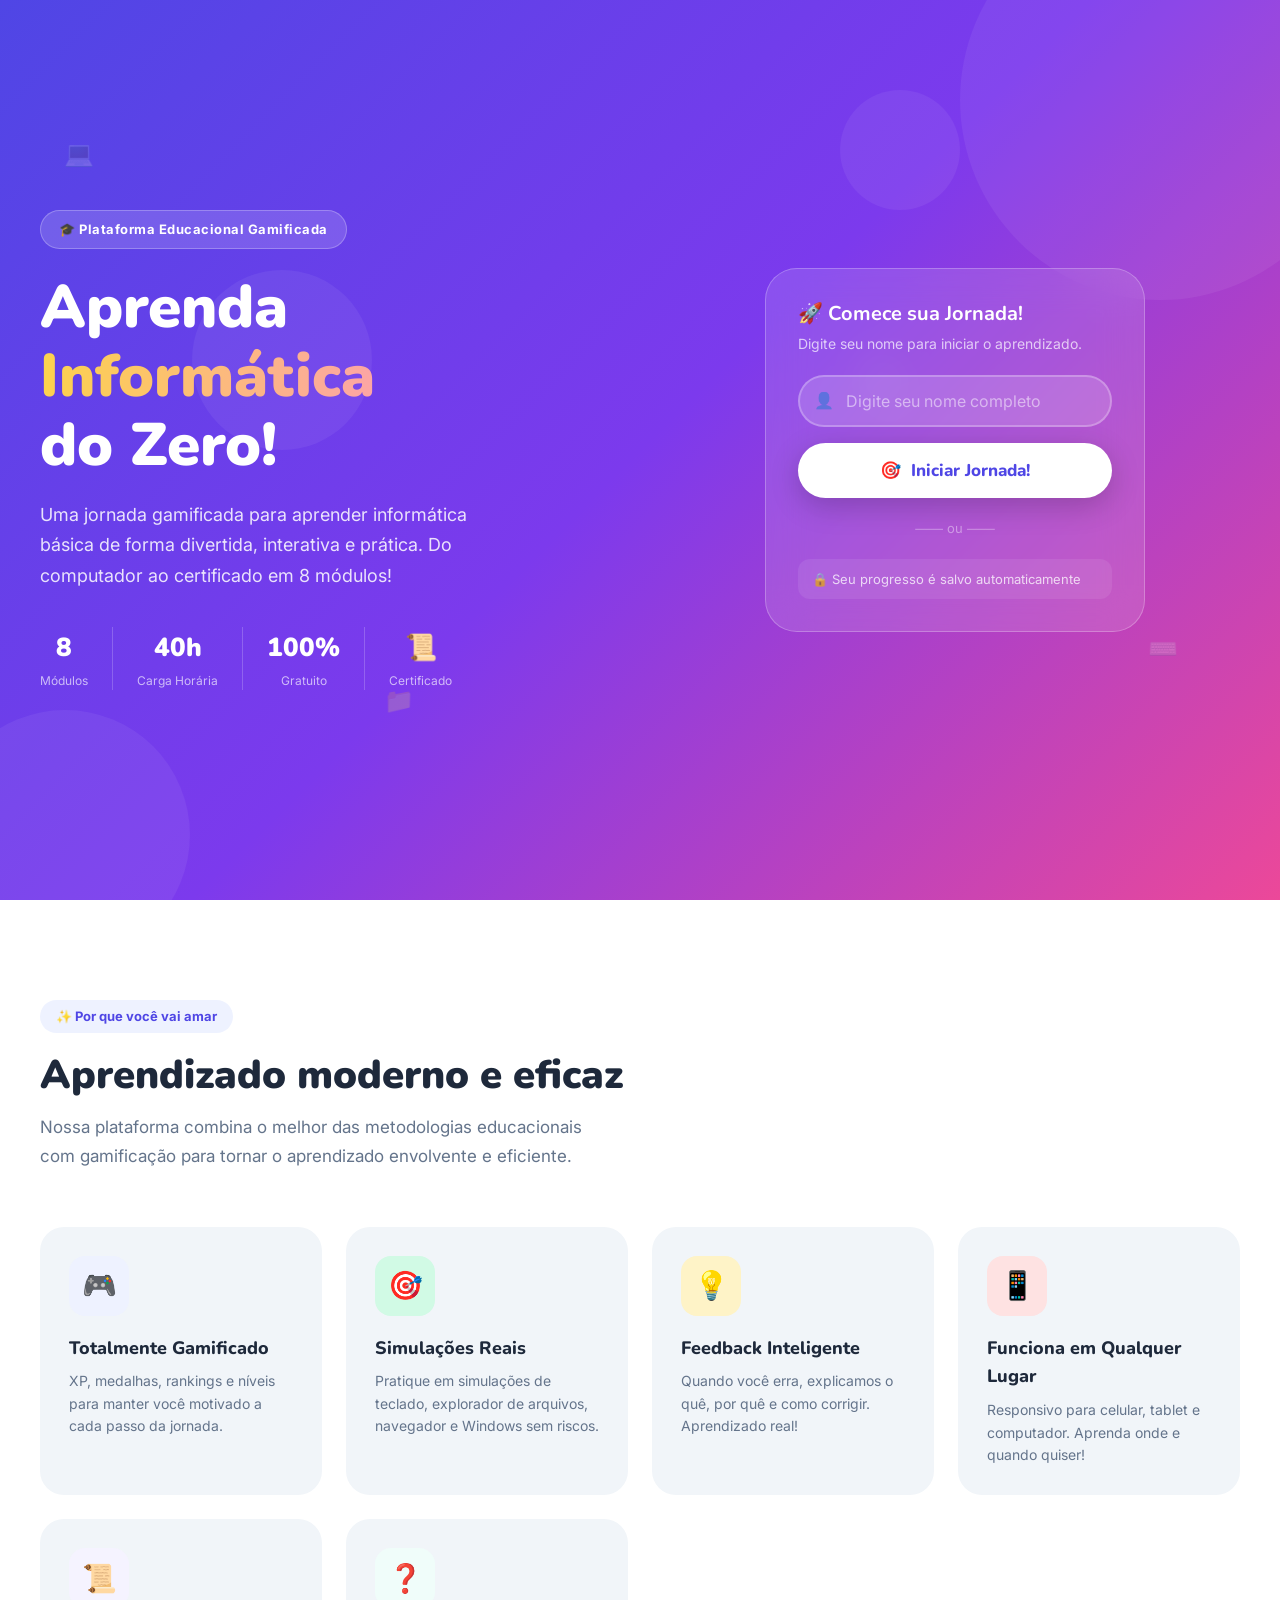
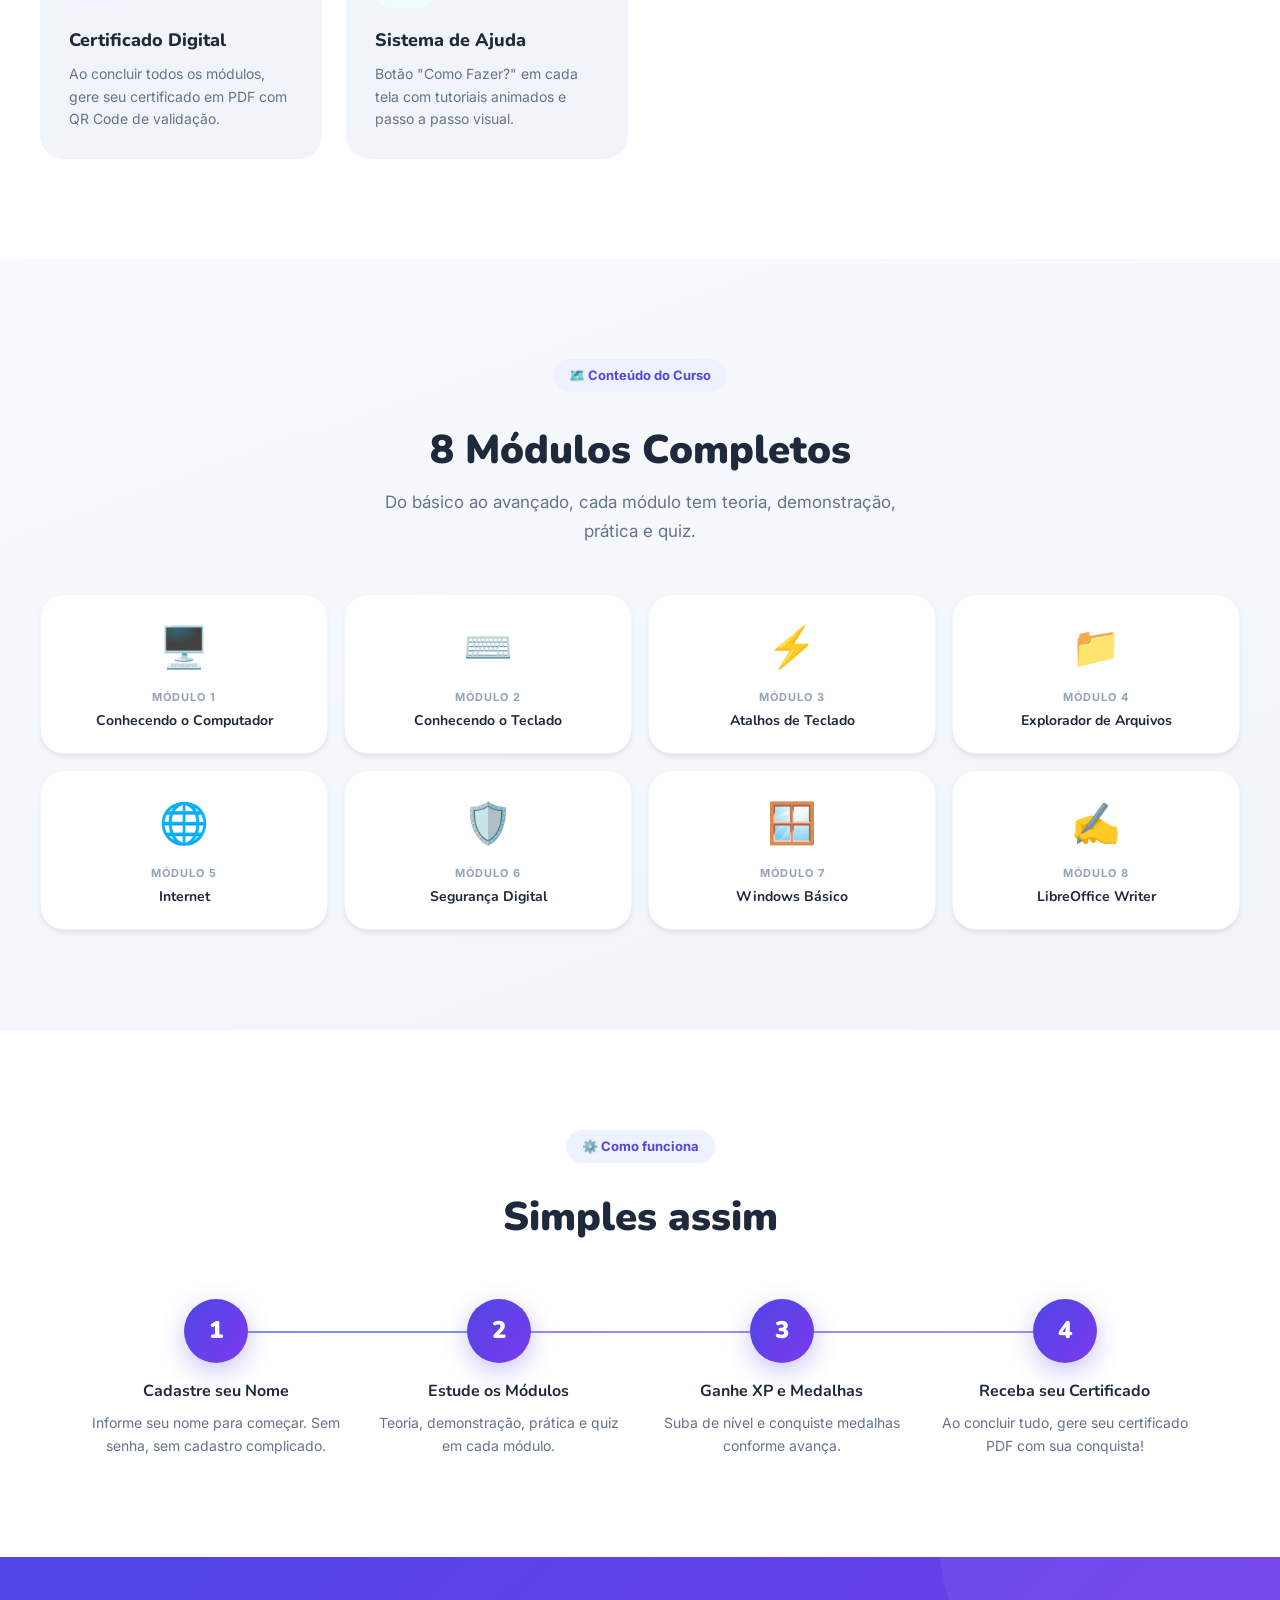
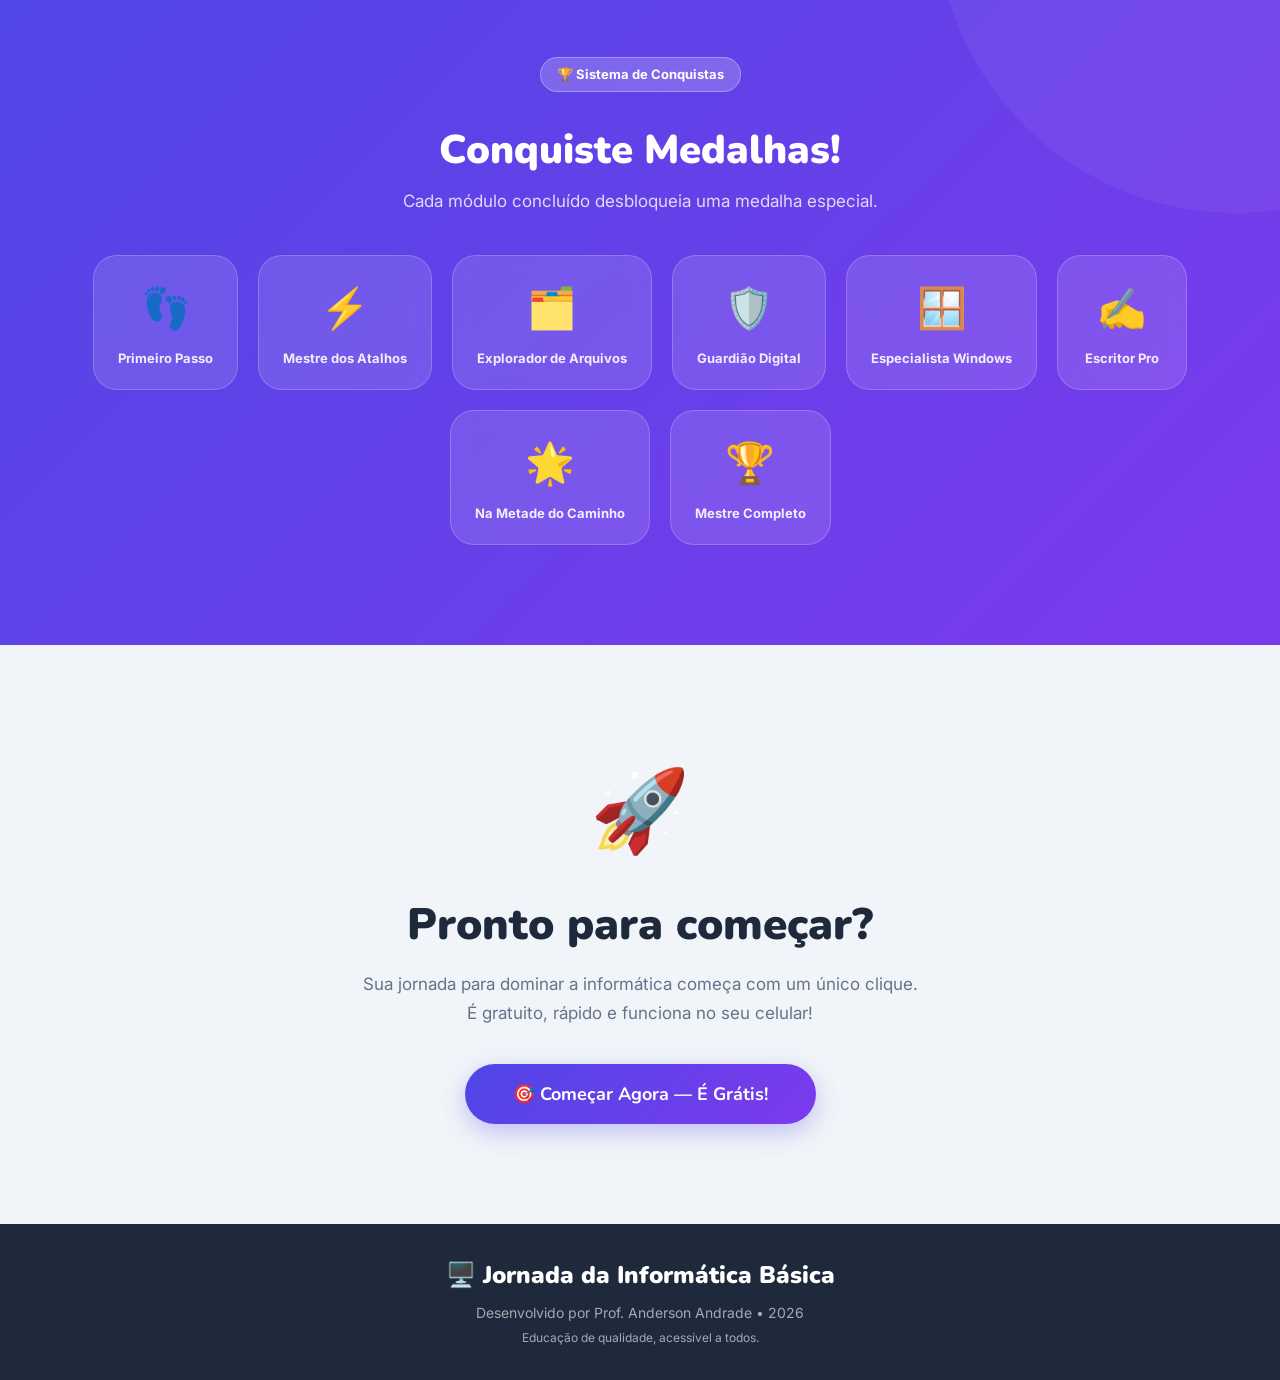
<file: modules/module3.html>
<!DOCTYPE html>
<html lang="pt-BR">
<head>
  <meta charset="UTF-8"/>
  <meta name="viewport" content="width=device-width, initial-scale=1.0"/>
  <title>Módulo 3 — Atalhos de Teclado</title>
  <link rel="stylesheet" href="https://cdnjs.cloudflare.com/ajax/libs/font-awesome/6.5.0/css/all.min.css"/>
  <link rel="stylesheet" href="../css/main.css"/>
  <style>
    body { background: var(--bg); }

    /* ===== ATALHOS ===== */
    .shortcut-card {
      background: white;
      border: 1px solid var(--border);
      border-radius: var(--radius-lg);
      padding: 24px;
      display: flex;
      align-items: center;
      gap: 24px;
      transition: var(--transition);
      margin-bottom: 16px;
    }
    .shortcut-card:hover {
      transform: translateX(8px);
      border-color: var(--primary-light);
      box-shadow: var(--shadow-md);
    }
    .shortcut-keys {
      display: flex;
      align-items: center;
      gap: 8px;
      flex-shrink: 0;
    }
    .kbd-key {
      background: #1E293B;
      color: white;
      padding: 8px 14px;
      border-radius: 8px;
      font-family: monospace;
      font-weight: 800;
      font-size: 16px;
      box-shadow: 0 4px 0 #0F172A;
      display: inline-block;
    }
    .kbd-plus {
      color: var(--text-muted);
      font-weight: 800;
      font-size: 18px;
    }
    .shortcut-info { flex: 1; }
    .shortcut-name {
      font-size: 18px;
      font-weight: 800;
      font-family: var(--font-heading);
      margin-bottom: 4px;
      color: var(--text-primary);
    }
    .shortcut-desc {
      font-size: 14px;
      color: var(--text-secondary);
      line-height: 1.5;
    }
    
    /* ===== SIMULADOR DE ATALHOS ===== */
    .simulator-container {
      background: white;
      border-radius: var(--radius-lg);
      border: 2px solid var(--border);
      overflow: hidden;
      margin-top: 24px;
    }
    .simulator-header {
      background: #F8FAFC;
      border-bottom: 1px solid var(--border);
      padding: 16px 24px;
      display: flex;
      align-items: center;
      justify-content: space-between;
    }
    .simulator-title {
      font-weight: 800;
      font-family: var(--font-heading);
      color: var(--primary-dark);
      font-size: 18px;
    }
    .simulator-body {
      padding: 32px 24px;
      display: flex;
      flex-direction: column;
      gap: 24px;
      align-items: center;
    }
    .mission-box {
      background: var(--primary-ultra-light);
      border: 1px dashed var(--primary);
      border-radius: var(--radius);
      padding: 16px 24px;
      text-align: center;
      width: 100%;
      max-width: 500px;
    }
    .mission-text {
      font-size: 18px;
      font-weight: 700;
      color: var(--primary-dark);
      margin-bottom: 8px;
    }
    .target-shortcut {
      display: flex;
      justify-content: center;
      gap: 8px;
      align-items: center;
      margin-top: 12px;
    }
    
    /* Editor Falso */
    .fake-editor {
      width: 100%;
      max-width: 500px;
      background: #F1F5F9;
      border: 1px solid #CBD5E1;
      border-radius: 8px;
      padding: 16px;
      font-family: monospace;
      font-size: 16px;
      color: #334155;
      min-height: 100px;
      white-space: pre-wrap;
      position: relative;
    }
    .fake-editor.selected {
      background: #DBEAFE;
      color: #1E40AF;
    }
    
    .status-pill {
      display: inline-flex;
      align-items: center;
      gap: 6px;
      padding: 6px 16px;
      border-radius: var(--radius-full);
      font-size: 13px;
      font-weight: 700;
    }
    .status-pill.waiting { background: #FEF3C7; color: #92400E; }
    .status-pill.success { background: #DCFCE7; color: #166534; }
    .status-pill.error   { background: #FEE2E2; color: #991B1B; }

  </style>
</head>
<body>

  <!-- NAV -->
  <nav class="module-nav">
    <a href="../dashboard.html" style="font-size:22px;text-decoration:none;" title="Dashboard">🏠</a>
    <div class="module-nav-title">⚡ Módulo 3 — Atalhos de Teclado</div>
    <div class="step-progress" id="step-progress"></div>
    <div class="step-label" id="step-label">Passo 1/5</div>
    <div class="xp-badge" style="font-size:13px;">⭐ <span id="nav-xp">0</span></div>
  </nav>

  <div class="module-container">
    <div id="step-content"></div>
  </div>

  <!-- RODAPÉ -->
  <div class="module-footer">
    <div class="module-footer-info"><span id="footer-step">Passo 1 de 5</span></div>
    <div class="module-footer-actions">
      <button class="btn btn-ghost" id="btn-prev" onclick="prevStep()" style="display:none;">← Anterior</button>
      <button class="btn btn-primary" id="btn-next" onclick="nextStep()">Próximo →</button>
    </div>
  </div>

  <button class="help-fab" onclick="showHelp()" title="Como Fazer?">❓</button>
  <div class="modal-custom" id="help-modal">
    <div class="modal-box">
      <div class="modal-box-header">
        <h3 id="help-title">❓ Ajuda</h3>
        <button class="modal-close" onclick="closeHelp()">✕</button>
      </div>
      <div class="modal-box-body" id="help-body"></div>
      <div class="modal-box-footer">
        <button class="btn btn-primary" onclick="closeHelp()">Entendi! 👍</button>
      </div>
    </div>
  </div>

  <div id="toast-container"></div>
  <script src="../js/app.js"></script>
  <script>
    const MODULE_ID = 3;
    let currentStep = 0;
    let quizAnswers = {};
    let quizScore = 0;
    let stepUnlocked = false;

    // Estado do Simulador
    let simMissions = [
      { id: 'select_all', text: 'Selecione todo o texto', keys: ['Control', 'a'], targetKbd: ['Ctrl', 'A'], initText: 'Receita de Bolo:\n1. Ovos\n2. Farinha\n3. Açúcar', action: 'Selecionado!' },
      { id: 'copy', text: 'Copie o texto selecionado', keys: ['Control', 'c'], targetKbd: ['Ctrl', 'C'], initText: 'Receita de Bolo:\n1. Ovos\n2. Farinha\n3. Açúcar', selected: true, action: 'Copiado!' },
      { id: 'paste', text: 'Cole o texto', keys: ['Control', 'v'], targetKbd: ['Ctrl', 'V'], initText: 'Lista de Compras:\n', action: 'Colado!' },
      { id: 'undo', text: 'Desfaça a última ação', keys: ['Control', 'z'], targetKbd: ['Ctrl', 'Z'], initText: 'Ops, apaguei tudo sem querer!', action: 'Desfeito!' },
      { id: 'save', text: 'Salve o documento', keys: ['Control', 's'], targetKbd: ['Ctrl', 'S'], initText: 'Meu diário secreto...', action: 'Salvo!' },
    ];
    let currentMission = 0;
    let listenerActive = false;

    // QUIZ
    const QUIZ_QUESTIONS = [
      { question: 'Qual atalho é usado para COPIAR um texto ou arquivo?', options: ['Ctrl + X', 'Ctrl + C', 'Ctrl + V', 'Ctrl + Z'], correct: 1, explanation: 'Ctrl + C copia (Copy) o item selecionado para a área de transferência.' },
      { question: 'Você apagou um texto importante por acidente. Qual atalho usar para DESFAZER?', options: ['Ctrl + A', 'Ctrl + Z', 'Ctrl + Y', 'Ctrl + D'], correct: 1, explanation: 'Ctrl + Z desfaz (Z de "Zebra", quer dizer, deu zebra, volta atrás!) a última ação.' },
      { question: 'Qual a diferença entre Copiar (Ctrl+C) e Recortar (Ctrl+X)?', options: ['Não tem diferença.', 'Copiar remove o original, Recortar cria uma cópia.', 'Copiar mantém o original e faz uma cópia. Recortar move (remove o original).', 'Recortar só funciona com imagens.'], correct: 2, explanation: 'Ctrl + C (Copiar) duplica o item. Ctrl + X (Recortar) move o item de lugar, apagando do local original ao colar.' },
      { question: 'Para que serve o atalho Alt + Tab?', options: ['Fechar a janela atual', 'Salvar o documento', 'Alternar entre janelas/programas abertos', 'Abrir o Menu Iniciar'], correct: 2, explanation: 'Alt + Tab é o atalho clássico para trocar rapidamente entre os programas que estão abertos.' },
      { question: 'Como selecionar TODO o texto de um documento de uma vez?', options: ['Ctrl + S', 'Ctrl + T', 'Ctrl + A', 'Alt + A'], correct: 2, explanation: 'No Windows, Ctrl + A seleciona tudo (A de "All", que significa "Tudo" em inglês).' },
      { question: 'Qual atalho salva o documento atual?', options: ['Ctrl + S', 'Ctrl + V', 'Alt + F4', 'Ctrl + N'], correct: 0, explanation: 'Ctrl + S vem da palavra "Save" (Salvar em inglês) e é o atalho universal para salvar.' },
      { question: 'Você selecionou um texto e pressionou Ctrl + C. O que aconteceu?', options: ['O texto foi apagado', 'O texto foi copiado para a memória (Área de Transferência)', 'O texto ficou em negrito', 'O documento foi fechado'], correct: 1, explanation: 'O texto foi copiado. O próximo passo lógico seria usar Ctrl + V para colar o texto em outro lugar.' },
      { question: 'Como se executa corretamente um atalho de teclado como Ctrl + Z?', options: ['Pressione C, T, R, L, o sinal de mais (+) e depois Z', 'Pressione Ctrl e solte, depois pressione Z', 'Mantenha pressionado o Ctrl, e dê um toque rápido na letra Z', 'Pressione todas as teclas ao mesmo tempo com muita força'], correct: 2, explanation: 'A maneira correta é manter a tecla modificadora (Ctrl) pressionada e dar um toque rápido na letra.' },
      { question: 'Qual o atalho clássico para IMPRIMIR um documento?', options: ['Ctrl + I', 'Alt + I', 'Ctrl + P', 'Shift + P'], correct: 2, explanation: 'Ctrl + P vem de "Print" (Imprimir em inglês). Ele abre a tela de impressão na grande maioria dos programas.' },
      { question: 'Ao recortar um arquivo com Ctrl + X e colar com Ctrl + V em outra pasta, o que acontece com o arquivo na pasta original?', options: ['Ele continua lá', 'Ele é apagado da pasta original e movido para a nova', 'Ele é duplicado', 'Ele é transformado em um atalho'], correct: 1, explanation: 'Diferente de copiar (Ctrl+C) que duplica, o recortar (Ctrl+X) MOVERÁ o arquivo para o novo destino.' }
    ];

    const STEPS = [
      { title:'📖 O que são Atalhos?', render: renderStep1 },
      { title:'✂️ Copiar, Colar e Recortar', render: renderStep2 },
      { title:'🔄 Desfazer e Selecionar Tudo', render: renderStep3 },
      { title:'🎮 Prática Interativa', render: renderStep4 },
      { title:'✅ Quiz Final', render: renderStep5 },
    ];

    // ===== PASSO 1 =====
    function renderStep1() {
      return `
        <div class="module-section">
          <div class="module-section-hero" style="background:linear-gradient(135deg,#F59E0B,#D97706);">
            <div class="hero-badge">📖 Teoria — Passo 1 de 5</div>
            <h2>O que são Atalhos de Teclado?</h2>
            <p>Atalhos são combinações de teclas que realizam tarefas que normalmente precisariam de vários cliques no mouse.</p>
          </div>

          <div style="display:flex; gap:24px; align-items:center; margin-top:32px; flex-wrap:wrap; justify-content:center;">
            <div class="card" style="flex:1; min-width:300px;">
              <div class="card-body">
                <div style="font-size:40px; margin-bottom:16px;">⏱️</div>
                <h3 style="margin-bottom:8px;">Por que usar?</h3>
                <p style="color:var(--text-secondary); line-height:1.6;">
                  Profissionais usam atalhos porque eles deixam o trabalho <strong>muito mais rápido</strong>. 
                  Em vez de mover a mão para o mouse, procurar o menu, clicar em "Editar" e depois em "Copiar", você só aperta duas teclas!
                </p>
              </div>
            </div>

            <div class="card" style="flex:1; min-width:300px;">
              <div class="card-body">
                <div style="font-size:40px; margin-bottom:16px;">🔑</div>
                <h3 style="margin-bottom:8px;">Como funcionam?</h3>
                <p style="color:var(--text-secondary); line-height:1.6;">
                  Geralmente envolvem uma tecla modificadora (como <strong>Ctrl</strong>, <strong>Alt</strong> ou <strong>Shift</strong>) junto com uma letra.<br>
                  <em>Regra de ouro: Mantenha pressionada a primeira tecla e dê um toque na segunda!</em>
                </p>
              </div>
            </div>
          </div>

          <div class="info-box tip" style="margin-top:24px;">
            <div class="info-box-title">💡 De onde vêm as letras?</div>
            <div class="info-box-body">
              A maioria dos atalhos usa a primeira letra da palavra em inglês. <br>
              <strong>Ctrl + C</strong> = <strong>C</strong>opy (Copiar)<br>
              <strong>Ctrl + S</strong> = <strong>S</strong>ave (Salvar)<br>
              <strong>Ctrl + P</strong> = <strong>P</strong>rint (Imprimir)
            </div>
          </div>
          ${!stepUnlocked ? `
            <div style="text-align:center; margin-top:32px;">
              <button class="btn btn-outline" onclick="this.style.display='none'; unlockNext();" style="border-width:2px; font-weight:bold;">✅ Marcar como lido e entendido</button>
            </div>
          ` : ''}
        </div>
      `;
    }

    // ===== PASSO 2 =====
    function renderStep2() {
      return `
        <div class="module-section">
          <div class="module-section-hero" style="background:linear-gradient(135deg,#3B82F6,#2563EB);">
            <div class="hero-badge">✂️ Essenciais — Passo 2 de 5</div>
            <h2>A Trindade: Copiar, Recortar e Colar</h2>
            <p>Estes são os atalhos mais famosos do mundo. Aprenda-os e mude sua vida!</p>
          </div>

          <div class="stagger" style="margin-top:24px;">
            <div class="shortcut-card animate-fadeInUp">
              <div class="shortcut-keys">
                <div class="kbd-key">Ctrl</div>
                <div class="kbd-plus">+</div>
                <div class="kbd-key">C</div>
              </div>
              <div class="shortcut-info">
                <div class="shortcut-name">Copiar (Copy)</div>
                <div class="shortcut-desc">Faz uma cópia do texto ou arquivo selecionado e guarda na memória (Área de Transferência). O original não é apagado.</div>
              </div>
              <div style="font-size:40px; opacity:0.2;">📄📄</div>
            </div>

            <div class="shortcut-card animate-fadeInUp">
              <div class="shortcut-keys">
                <div class="kbd-key">Ctrl</div>
                <div class="kbd-plus">+</div>
                <div class="kbd-key">X</div>
              </div>
              <div class="shortcut-info">
                <div class="shortcut-name">Recortar (Cut)</div>
                <div class="shortcut-desc">Remove o texto ou arquivo do local original e guarda na memória. Pense nisso como "Mover" (o X lembra uma tesoura ✂️).</div>
              </div>
              <div style="font-size:40px; opacity:0.2;">✂️</div>
            </div>

            <div class="shortcut-card animate-fadeInUp">
              <div class="shortcut-keys">
                <div class="kbd-key">Ctrl</div>
                <div class="kbd-plus">+</div>
                <div class="kbd-key">V</div>
              </div>
              <div class="shortcut-info">
                <div class="shortcut-name">Colar (Paste)</div>
                <div class="shortcut-desc">Pega o que você Copiou ou Recortou e "cola" no local atual do cursor. (O V parece um tubo de cola virado para baixo!).</div>
              </div>
              <div style="font-size:40px; opacity:0.2;">📋</div>
            </div>
          </div>
          ${!stepUnlocked ? `
            <div style="text-align:center; margin-top:32px;">
              <button class="btn btn-outline" onclick="this.style.display='none'; unlockNext();" style="border-width:2px; font-weight:bold;">✅ Marcar como lido e entendido</button>
            </div>
          ` : ''}
        </div>
      `;
    }

    // ===== PASSO 3 =====
    function renderStep3() {
      return `
        <div class="module-section">
          <div class="module-section-hero" style="background:linear-gradient(135deg,#8B5CF6,#7C3AED);">
            <div class="hero-badge">🔄 Essenciais — Passo 3 de 5</div>
            <h2>Desfazer, Salvar e Selecionar</h2>
            <p>Seus melhores amigos para corrigir erros e trabalhar mais rápido.</p>
          </div>

          <div class="stagger" style="margin-top:24px;">
            <div class="shortcut-card animate-fadeInUp">
              <div class="shortcut-keys">
                <div class="kbd-key">Ctrl</div>
                <div class="kbd-plus">+</div>
                <div class="kbd-key">Z</div>
              </div>
              <div class="shortcut-info">
                <div class="shortcut-name">Desfazer (Undo)</div>
                <div class="shortcut-desc">Sua máquina do tempo! Apagou o que não devia? Fez besteira? Pressione Ctrl+Z e a última ação será revertida.</div>
              </div>
              <div style="font-size:40px; opacity:0.2;">↩️</div>
            </div>

            <div class="shortcut-card animate-fadeInUp">
              <div class="shortcut-keys">
                <div class="kbd-key">Ctrl</div>
                <div class="kbd-plus">+</div>
                <div class="kbd-key">A</div>
              </div>
              <div class="shortcut-info">
                <div class="shortcut-name">Selecionar Tudo (All)</div>
                <div class="shortcut-desc">Seleciona TODO o texto de um documento ou TODOS os arquivos de uma pasta instantaneamente.</div>
              </div>
              <div style="font-size:40px; opacity:0.2;">🔲</div>
            </div>

            <div class="shortcut-card animate-fadeInUp">
              <div class="shortcut-keys">
                <div class="kbd-key">Ctrl</div>
                <div class="kbd-plus">+</div>
                <div class="kbd-key">S</div>
              </div>
              <div class="shortcut-info">
                <div class="shortcut-name">Salvar (Save)</div>
                <div class="shortcut-desc">Salva o arquivo atual. Acostume-se a apertar esse atalho a cada 10 minutos para não perder seu trabalho!</div>
              </div>
              <div style="font-size:40px; opacity:0.2;">💾</div>
            </div>
          </div>
          ${!stepUnlocked ? `
            <div style="text-align:center; margin-top:32px;">
              <button class="btn btn-outline" onclick="this.style.display='none'; unlockNext();" style="border-width:2px; font-weight:bold;">✅ Marcar como lido e entendido</button>
            </div>
          ` : ''}
        </div>
      `;
    }

    // ===== PASSO 4 =====
    function renderStep4() {
      listenerActive = true;
      currentMission = 0;
      setTimeout(renderSimulator, 0);
      return `
        <div class="module-section">
          <div class="module-section-hero" style="background:linear-gradient(135deg,#10B981,#059669);">
            <div class="hero-badge">🎮 Prática — Passo 4 de 5</div>
            <h2>Mão na Massa!</h2>
            <p>Pressione os atalhos reais no seu teclado para completar as missões.</p>
          </div>

          <div class="simulator-container">
            <div class="simulator-header">
              <div class="simulator-title">Simulador de Atalhos</div>
              <div class="status-pill waiting" id="sim-status">⏳ Aguardando...</div>
            </div>
            <div class="simulator-body">
              <div class="mission-box">
                <div class="mission-text" id="sim-mission-text">Missão X</div>
                <div class="target-shortcut" id="sim-mission-kbd"></div>
              </div>
              
              <div class="fake-editor" id="sim-editor"></div>
              
              <div style="font-size:13px; color:var(--text-muted); display:flex; gap:8px; align-items:center;">
                <span>Pressione as teclas no seu teclado físico:</span>
                <span style="display:inline-block; width:12px; height:12px; background:#EF4444; border-radius:50%; box-shadow:0 0 8px #EF4444;" id="key-indicator"></span>
              </div>
            </div>
          </div>
        </div>
      `;
    }

    function renderSimulator() {
      if(currentMission >= simMissions.length) {
        unlockNext();
        document.getElementById('step-content').innerHTML = `
          <div class="module-section" style="text-align:center; padding:60px 20px;">
            <div style="font-size:80px; margin-bottom:20px;">🎉</div>
            <h2 style="font-size:28px; color:var(--success-dark); margin-bottom:12px;">Simulador Concluído!</h2>
            <p style="font-size:16px; color:var(--text-secondary); margin-bottom:32px;">Você dominou os atalhos de teclado principais. Excelente trabalho!</p>
            <button class="btn btn-primary" onclick="nextStep()">Ir para o Quiz Final →</button>
          </div>
        `;
        App.completeStep(MODULE_ID, 3, 20);
        return;
      }

      const m = simMissions[currentMission];
      document.getElementById('sim-mission-text').textContent = `${currentMission+1}. ${m.text}`;
      
      const kbdHtml = m.targetKbd.map((k,i) => `
        <div class="kbd-key">${k}</div>
        ${i < m.targetKbd.length-1 ? '<div class="kbd-plus">+</div>' : ''}
      `).join('');
      document.getElementById('sim-mission-kbd').innerHTML = kbdHtml;

      const editor = document.getElementById('sim-editor');
      editor.textContent = m.initText;
      if (m.selected) {
        editor.classList.add('selected');
      } else {
        editor.classList.remove('selected');
      }

      document.getElementById('sim-status').className = 'status-pill waiting';
      document.getElementById('sim-status').innerHTML = '⏳ Pressione o atalho...';
      document.getElementById('key-indicator').style.background = '#EF4444';
      document.getElementById('key-indicator').style.boxShadow = '0 0 8px #EF4444';
    }

    // Captura do atalho
    let ctrlPressed = false;
    document.addEventListener('keydown', (e) => {
      if (!listenerActive || currentStep !== 3) return;
      if (currentMission >= simMissions.length) return;

      // Impede atalhos do navegador que podem atrapalhar (Ctrl+S, Ctrl+A)
      if (e.ctrlKey && ['s', 'a', 'c', 'v', 'x', 'z'].includes(e.key.toLowerCase())) {
        e.preventDefault();
      }

      const m = simMissions[currentMission];
      
      // Luz vermelha para verde ao pressionar Ctrl
      if (e.key === 'Control') {
        ctrlPressed = true;
        document.getElementById('key-indicator').style.background = '#F59E0B'; // Amarelo
        document.getElementById('key-indicator').style.boxShadow = '0 0 8px #F59E0B';
      }

      // Verifica se bate o atalho
      if (e.ctrlKey && e.key.toLowerCase() === m.keys[1].toLowerCase()) {
        document.getElementById('key-indicator').style.background = '#10B981'; // Verde
        document.getElementById('key-indicator').style.boxShadow = '0 0 8px #10B981';
        
        document.getElementById('sim-status').className = 'status-pill success';
        document.getElementById('sim-status').innerHTML = `✅ ${m.action}`;
        App.playSound('correct');

        // Efeitos no editor
        const ed = document.getElementById('sim-editor');
        if (m.id === 'select_all') ed.classList.add('selected');
        if (m.id === 'copy') { ed.style.opacity = 0.5; setTimeout(()=>ed.style.opacity=1,200); }
        if (m.id === 'paste') ed.textContent += 'Receita de Bolo:\n1. Ovos\n2. Farinha\n3. Açúcar';
        if (m.id === 'undo') ed.textContent = '...texto original restaurado...';
        if (m.id === 'save') ed.style.border = '2px solid #10B981';

        setTimeout(() => {
          currentMission++;
          renderSimulator();
        }, 1500);
      } else if (e.ctrlKey && e.key !== 'Control') {
        // Errou o atalho
        App.playSound('incorrect');
        const st = document.getElementById('sim-status');
        st.className = 'status-pill error';
        st.innerHTML = '❌ Atalho incorreto';
        setTimeout(() => {
          if (document.getElementById('sim-status').classList.contains('error')) {
            document.getElementById('sim-status').className = 'status-pill waiting';
            document.getElementById('sim-status').innerHTML = '⏳ Tente novamente...';
          }
        }, 1500);
      }
    });
    document.addEventListener('keyup', (e) => {
      if (e.key === 'Control') {
        ctrlPressed = false;
        const ind = document.getElementById('key-indicator');
        if (ind) {
          ind.style.background = '#EF4444';
          ind.style.boxShadow = '0 0 8px #EF4444';
        }
      }
    });


    // ===== PASSO 5 =====
    function renderStep5() {
      listenerActive = false;
      const questionIndex = Object.keys(quizAnswers).length;
      if (questionIndex >= QUIZ_QUESTIONS.length) return renderQuizResult();
      const q = QUIZ_QUESTIONS[questionIndex];
      const letters = ['A','B','C','D'];
      return `
        <div class="module-section">
          <div class="module-section-hero" style="background:linear-gradient(135deg,#059669,#047857);">
            <div class="hero-badge">✅ Quiz — Passo 5 de 5</div>
            <h2>Teste seus Atalhos!</h2>
          </div>
          <div style="max-width:620px;margin:0 auto;">
            <div class="quiz-progress">
              <div class="quiz-progress-bar"><div class="quiz-progress-fill" style="width:${(questionIndex/QUIZ_QUESTIONS.length)*100}%"></div></div>
              <span style="font-size:14px;font-weight:700;color:var(--text-secondary);">${questionIndex+1}/${QUIZ_QUESTIONS.length}</span>
            </div>
            <div class="card">
              <div class="card-body" style="padding:28px;">
                <div class="quiz-question">${q.question}</div>
                <div class="quiz-options">
                  ${q.options.map((opt,i)=>`
                    <div class="quiz-option" id="option-${i}" onclick="answerQuiz(${questionIndex},${i})">
                      <div class="quiz-letter">${letters[i]}</div><span>${opt}</span>
                    </div>
                  `).join('')}
                </div>
                <div class="quiz-feedback" id="quiz-feedback"><span class="quiz-feedback-icon"></span><div class="quiz-feedback-text"></div></div>
              </div>
            </div>
          </div>
        </div>
      `;
    }

    function renderQuizResult() {
      const pct = Math.round((quizScore / QUIZ_QUESTIONS.length) * 100);
      const stars = pct>=80?3:pct>=60?2:1;
      return `
        <div class="module-section" style="text-align:center;">
          <div class="card" style="max-width:500px;margin:40px auto;padding:40px 32px;">
            <div style="font-size:72px;margin-bottom:16px;">${pct>=80?'🏆':pct>=60?'🌟':'📚'}</div>
            <h2>${pct>=80?'Mestre dos Atalhos!':pct>=60?'Muito Bem!':'Continue Praticando!'}</h2>
            <div style="font-size:48px;font-weight:900;font-family:var(--font-heading);color:var(--primary);margin:16px 0;">${pct}%</div>
            <div style="color:var(--text-secondary);margin-bottom:20px;">Acertou ${quizScore} de ${QUIZ_QUESTIONS.length}</div>
            <div class="stars-row">${Array.from({length:3},(_,i)=>`<span class="star-item" style="color:${i<stars?'#F59E0B':'#E2E8F0'}">${i<stars?'⭐':'☆'}</span>`).join('')}</div>
            <button class="btn btn-success btn-lg" style="margin-top:24px;" onclick="finishModule()">🚀 Concluir Módulo! +60 XP</button>
          </div>
        </div>
      `;
    }

    // LÓGICA BASE
    function answerQuiz(qIdx, optIdx) {
      const q = QUIZ_QUESTIONS[qIdx];
      document.querySelectorAll('.quiz-option').forEach(o => o.classList.add('disabled'));
      const correct = optIdx === q.correct;
      if (correct) quizScore++;
      quizAnswers[qIdx] = { selected: optIdx, correct: q.correct };
      document.getElementById(`option-${optIdx}`).classList.add(correct?'correct':'incorrect');
      if (!correct) document.getElementById(`option-${q.correct}`).classList.add('correct');
      const fb = document.getElementById('quiz-feedback');
      fb.innerHTML = `<span class="quiz-feedback-icon">${correct?'✅':'❌'}</span><div class="quiz-feedback-text"><strong>${correct?'Correto! 🎉':'Oops!'}</strong><div style="margin-top:4px;">${q.explanation}</div></div>`;
      fb.className = `quiz-feedback show ${correct?'correct':'incorrect'}`;
      App.playSound(correct?'correct':'incorrect');
      setTimeout(renderCurrentStep, 2200);
    }
    function finishModule() {
      const pct = Math.round((quizScore/QUIZ_QUESTIONS.length)*100);
      App.saveQuizScore(MODULE_ID, pct);
      App.completeModule(MODULE_ID, pct);
      App.showModuleComplete(MODULE_ID, pct);
    }
    function unlockNext() {
      stepUnlocked = true;
      document.getElementById('btn-next').style.display = 'inline-flex';
      App.playSound('correct');
    }

    function renderCurrentStep() {
      const progress = App.getModuleProgress(MODULE_ID);
      stepUnlocked = currentStep < (progress.currentStep || 0);

      document.getElementById('step-content').innerHTML = STEPS[currentStep].render();
      let html = '';
      STEPS.forEach((_,i) => {
        html += `<div class="step-dot ${i<currentStep?'done':i===currentStep?'active':'pending'}"></div>`;
        if (i<STEPS.length-1) html += `<div class="step-line ${i<currentStep?'done':''}"></div>`;
      });
      document.getElementById('step-progress').innerHTML = html;
      document.getElementById('step-label').textContent = `Passo ${currentStep+1}/${STEPS.length}`;
      document.getElementById('footer-step').textContent = `Passo ${currentStep+1} de ${STEPS.length}: ${STEPS[currentStep].title}`;
      document.getElementById('btn-prev').style.display = currentStep>0?'inline-flex':'none';
      
      if (currentStep === STEPS.length - 1) {
        document.getElementById('btn-next').style.display = 'none';
      } else {
        document.getElementById('btn-next').style.display = stepUnlocked ? 'inline-flex' : 'none';
      }
      
      const state = App.loadState();
      if (state) document.getElementById('nav-xp').textContent = state.totalXP||0;
    }
    function nextStep() {
      if (currentStep < STEPS.length-1) {
        if (currentStep < 3) App.completeStep(MODULE_ID, currentStep, 10);
        currentStep++;
        renderCurrentStep();
        window.scrollTo({top:0,behavior:'smooth'});
        App.playSound('click');
      }
    }
    function prevStep() { if (currentStep>0) { currentStep--; renderCurrentStep(); window.scrollTo({top:0,behavior:'smooth'}); } }

    const HELPS = [
      {title:'❓ O que são Atalhos?',body:'São combinações de teclas para fazer ações mais rápido que usando o mouse.'},
      {title:'❓ Como faço o atalho?',body:'Pressione e SEGURE a primeira tecla (geralmente Ctrl), depois dê um toque rápido na letra. Exemplo: Segure Ctrl e aperte C.'},
      {title:'❓ Selecionar e Desfazer',body:'Ctrl+Z salva vidas! Se você apagar um texto sem querer, aperte Ctrl+Z.'},
      {title:'❓ Como uso o simulador?',body:'Olhe a missão na tela. Use o seu teclado REAL para apertar a combinação pedida. O sistema vai reconhecer automaticamente!'},
      {title:'❓ Quiz',body:'Responda as perguntas baseadas no que aprendeu. Boa sorte!'}
    ];
    function showHelp() {
      const h = HELPS[currentStep]||HELPS[0];
      document.getElementById('help-title').innerHTML = h.title;
      document.getElementById('help-body').innerHTML = h.body;
      document.getElementById('help-modal').classList.add('active');
    }
    function closeHelp() { document.getElementById('help-modal').classList.remove('active'); }

    document.addEventListener('DOMContentLoaded', () => {
      App.requireStudent();
      const progress = App.getModuleProgress(MODULE_ID);
      currentStep = Math.min(progress.currentStep||0, STEPS.length-1);
      if (progress.quizScore>0) { for(let i=0;i<QUIZ_QUESTIONS.length;i++) quizAnswers[i]=true; quizScore=Math.round((progress.quizScore/100)*QUIZ_QUESTIONS.length); }
      renderCurrentStep();
    });
  </script>
</body>
</html>
</file>
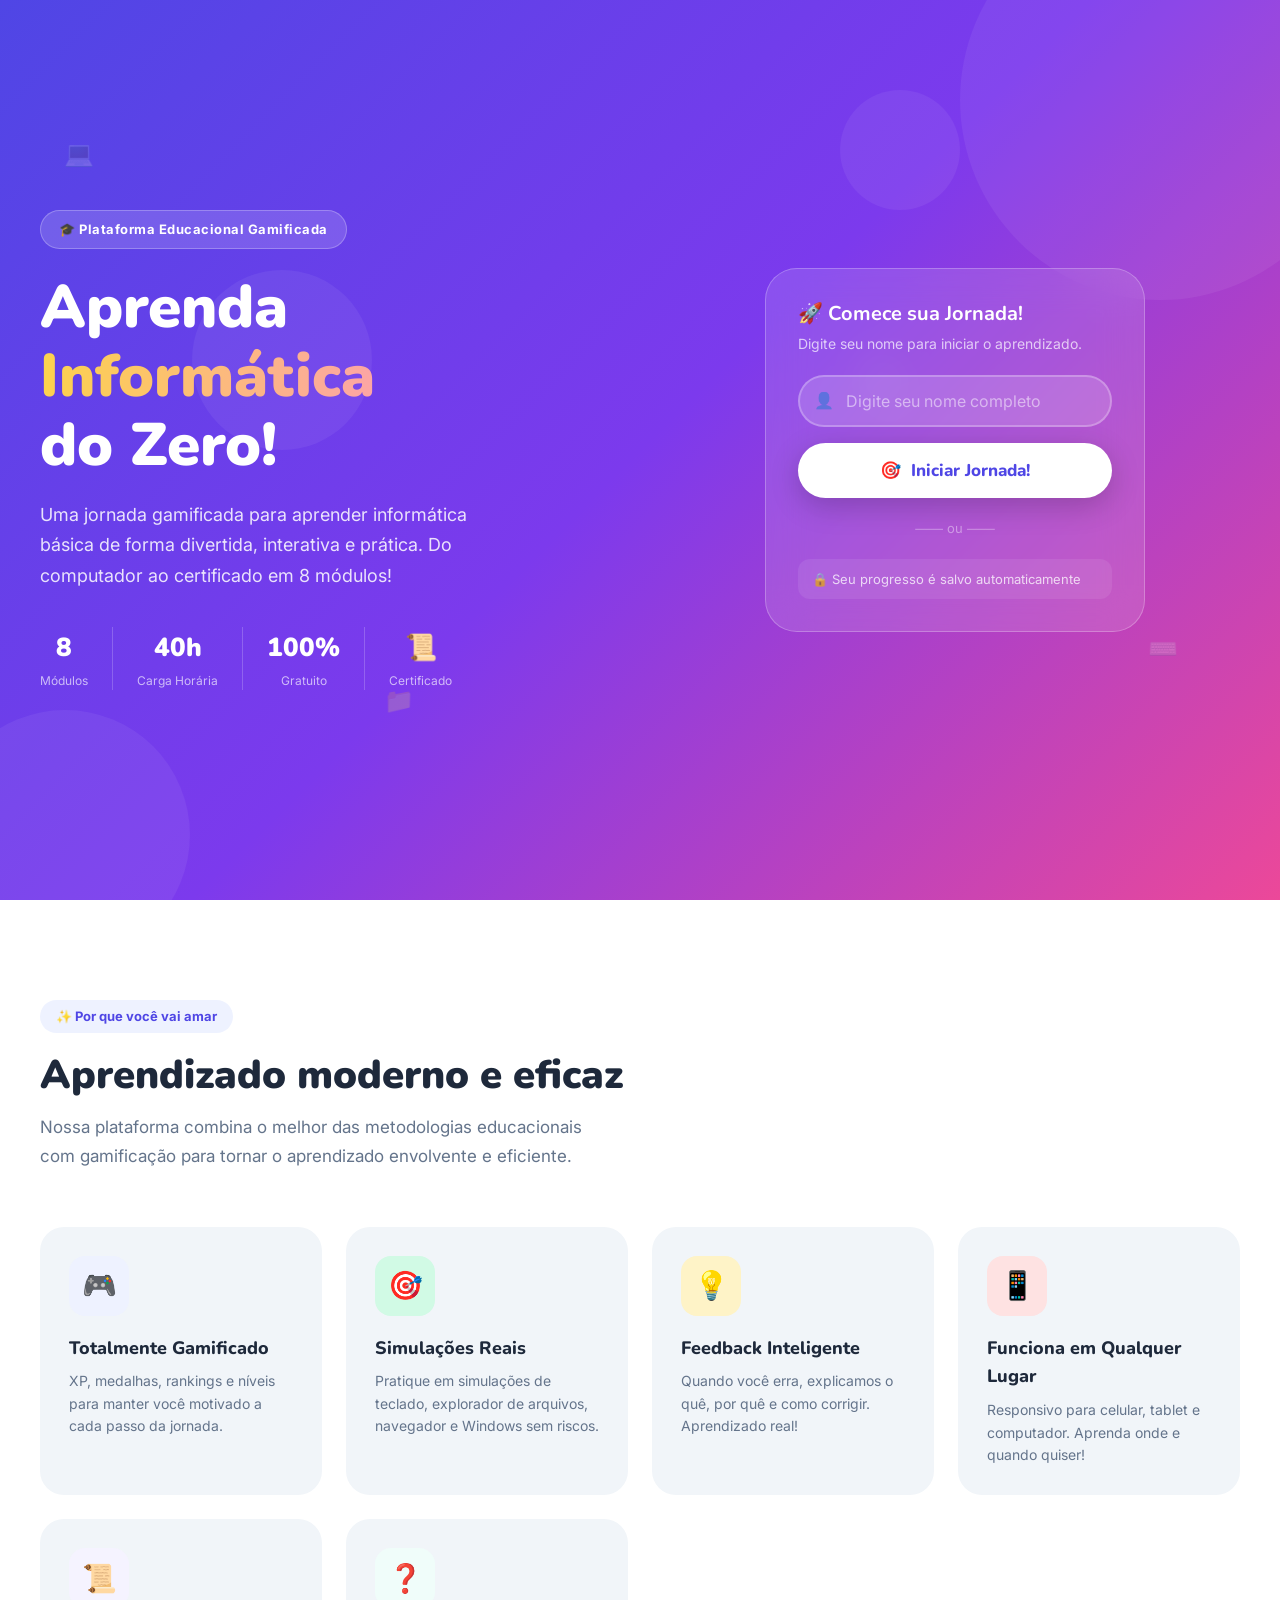
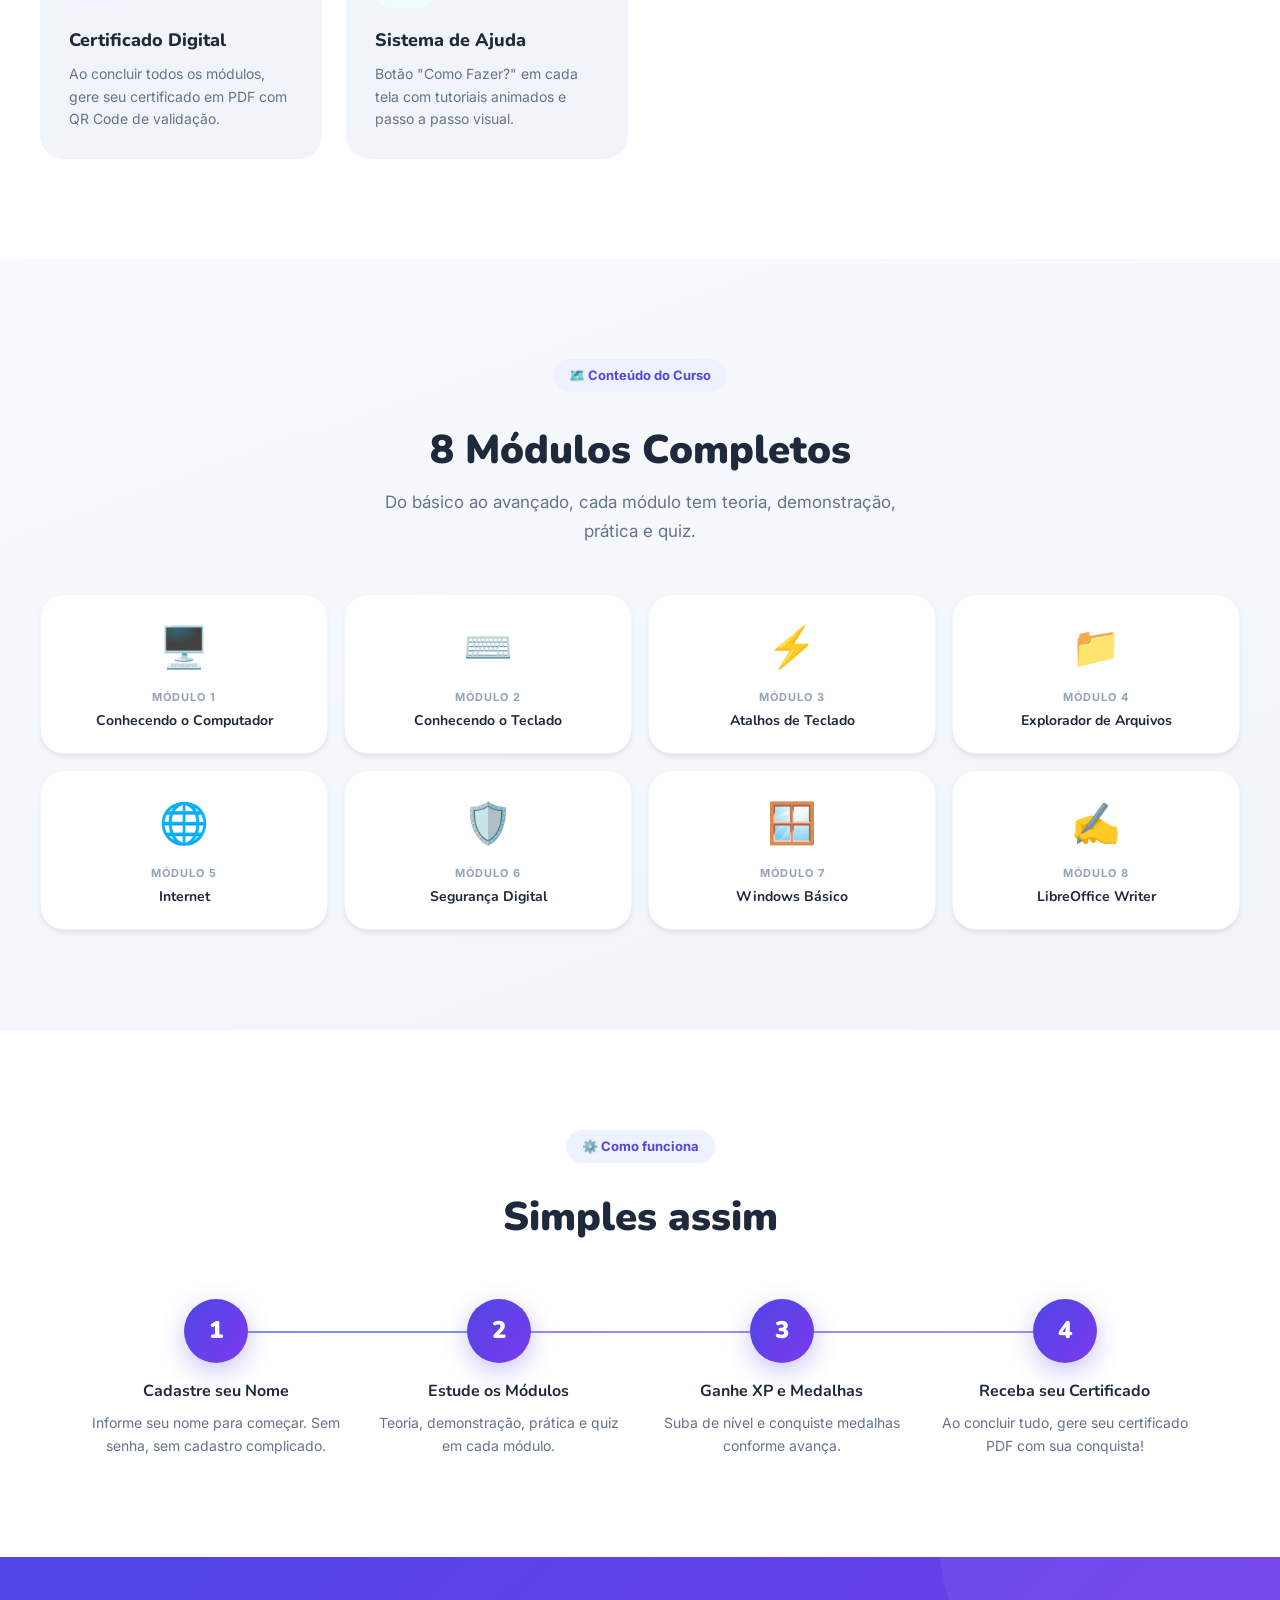
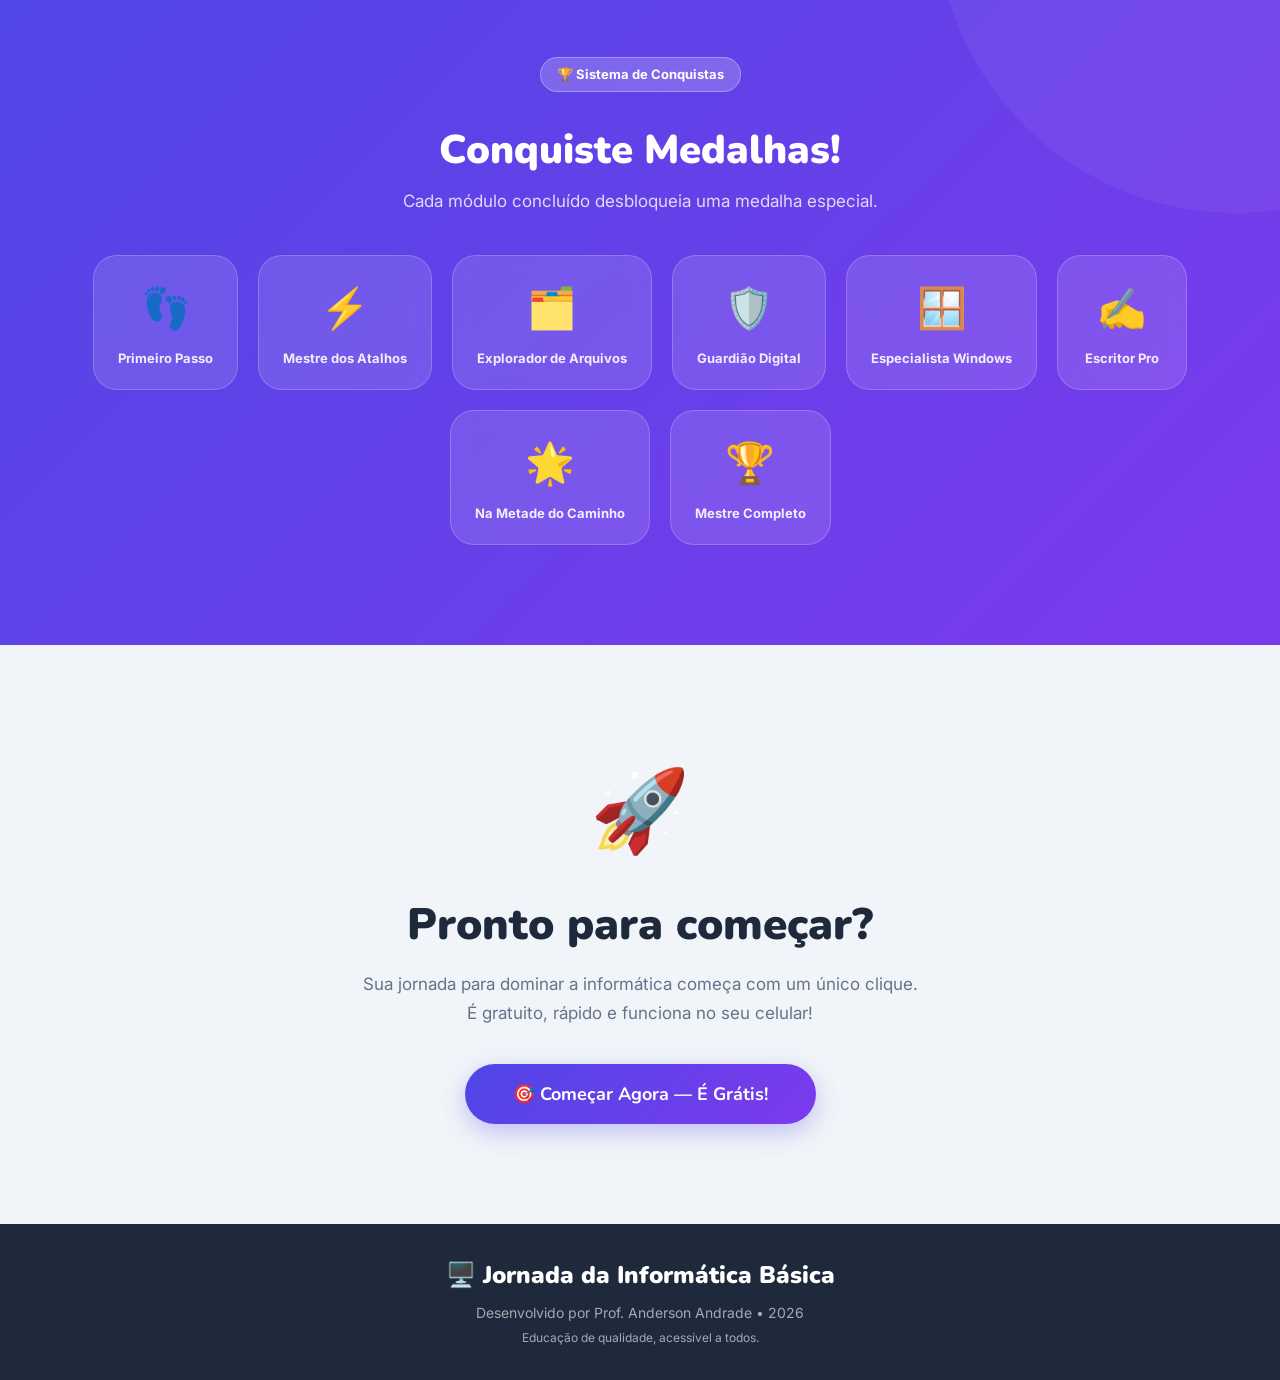
<file: modules/module4.html>
<!DOCTYPE html>
<html lang="pt-BR">
<head>
  <meta charset="UTF-8"/>
  <meta name="viewport" content="width=device-width, initial-scale=1.0"/>
  <title>Módulo 4 — Explorador de Arquivos</title>
  <link rel="stylesheet" href="https://cdnjs.cloudflare.com/ajax/libs/font-awesome/6.5.0/css/all.min.css"/>
  <link rel="stylesheet" href="../css/main.css"/>
  <style>
    body { background: var(--bg); }

    /* ===== EXPLORER SIMULADO ===== */
    .win-explorer {
      width: 100%;
      max-width: 800px;
      margin: 0 auto;
      background: white;
      border: 1px solid #CBD5E1;
      border-radius: 8px;
      overflow: hidden;
      box-shadow: 0 10px 30px rgba(0,0,0,0.1);
      display: flex;
      flex-direction: column;
      height: 450px;
    }
    .win-titlebar {
      background: #F1F5F9;
      padding: 8px 12px;
      display: flex;
      align-items: center;
      justify-content: space-between;
      border-bottom: 1px solid #CBD5E1;
      font-size: 13px;
    }
    .win-controls { display: flex; gap: 6px; }
    .win-btn { width: 12px; height: 12px; border-radius: 50%; }
    .win-btn.close { background: #EF4444; }
    .win-btn.min { background: #F59E0B; }
    .win-btn.max { background: #10B981; }

    .win-toolbar {
      padding: 8px 12px;
      background: white;
      border-bottom: 1px solid #E2E8F0;
      display: flex;
      align-items: center;
      gap: 12px;
    }
    .win-nav-btns { display: flex; gap: 8px; }
    .win-nav-btn {
      background: none; border: none; font-size: 16px; color: #64748B;
      cursor: pointer; width: 28px; height: 28px; border-radius: 4px;
    }
    .win-nav-btn:hover { background: #F1F5F9; color: #0F172A; }
    .win-nav-btn:disabled { color: #CBD5E1; cursor: not-allowed; background: none; }
    
    .win-address-bar {
      flex: 1;
      background: #F8FAFC;
      border: 1px solid #E2E8F0;
      border-radius: 4px;
      padding: 4px 12px;
      font-size: 13px;
      display: flex;
      align-items: center;
      gap: 8px;
      color: #334155;
    }

    .win-body {
      display: flex;
      flex: 1;
      overflow: hidden;
    }
    
    .win-sidebar {
      width: 200px;
      background: #F8FAFC;
      border-right: 1px solid #E2E8F0;
      padding: 12px;
      overflow-y: auto;
    }
    .sidebar-item {
      display: flex; align-items: center; gap: 8px;
      padding: 6px 8px; border-radius: 4px;
      font-size: 13px; color: #334155; cursor: pointer;
    }
    .sidebar-item:hover { background: #E2E8F0; }
    .sidebar-item.active { background: #DBEAFE; color: #1E40AF; font-weight: 600; }

    .win-content {
      flex: 1;
      background: white;
      padding: 16px;
      overflow-y: auto;
      display: grid;
      grid-template-columns: repeat(auto-fill, minmax(100px, 1fr));
      gap: 16px;
      align-content: start;
    }

    .file-item {
      display: flex; flex-direction: column; align-items: center;
      padding: 8px; border-radius: 4px; cursor: pointer;
      text-align: center; border: 1px solid transparent;
    }
    .file-item:hover { background: #F1F5F9; border-color: #E2E8F0; }
    .file-item.selected { background: #DBEAFE; border-color: #93C5FD; }
    .file-icon { font-size: 40px; margin-bottom: 8px; }
    .file-name { font-size: 12px; color: #334155; word-break: break-word; }

    /* Missão UI */
    .mission-hud {
      background: var(--primary-ultra-light);
      border: 1px dashed var(--primary);
      padding: 16px;
      border-radius: var(--radius);
      margin-bottom: 20px;
      display: flex;
      align-items: center;
      justify-content: space-between;
    }

  </style>
</head>
<body>

  <!-- NAV -->
  <nav class="module-nav">
    <a href="../dashboard.html" style="font-size:22px;text-decoration:none;" title="Dashboard">🏠</a>
    <div class="module-nav-title">📁 Módulo 4 — Explorador de Arquivos</div>
    <div class="step-progress" id="step-progress"></div>
    <div class="step-label" id="step-label">Passo 1/4</div>
    <div class="xp-badge" style="font-size:13px;">⭐ <span id="nav-xp">0</span></div>
  </nav>

  <div class="module-container">
    <div id="step-content"></div>
  </div>

  <!-- RODAPÉ -->
  <div class="module-footer">
    <div class="module-footer-info"><span id="footer-step">Passo 1 de 4</span></div>
    <div class="module-footer-actions">
      <button class="btn btn-ghost" id="btn-prev" onclick="prevStep()" style="display:none;">← Anterior</button>
      <button class="btn btn-primary" id="btn-next" onclick="nextStep()">Próximo →</button>
    </div>
  </div>

  <button class="help-fab" onclick="showHelp()" title="Como Fazer?">❓</button>
  <div class="modal-custom" id="help-modal">
    <div class="modal-box">
      <div class="modal-box-header">
        <h3 id="help-title">❓ Ajuda</h3>
        <button class="modal-close" onclick="closeHelp()">✕</button>
      </div>
      <div class="modal-box-body" id="help-body"></div>
      <div class="modal-box-footer">
        <button class="btn btn-primary" onclick="closeHelp()">Entendi! 👍</button>
      </div>
    </div>
  </div>

  <div id="toast-container"></div>
  <script src="../js/app.js"></script>
  <script>
    const MODULE_ID = 4;
    let currentStep = 0;
    let quizAnswers = {};
    let quizScore = 0;
    let stepUnlocked = false;

    // Estado do Explorador Simulado
    const FILE_SYSTEM = {
      'C:': {
        name: 'Este Computador', icon: '💻', type: 'folder',
        children: ['docs', 'pics', 'downloads']
      },
      'docs': {
        name: 'Documentos', icon: '📂', type: 'folder', parent: 'C:',
        children: ['trabalho', 'receita.docx', 'curriculo.pdf']
      },
      'pics': {
        name: 'Imagens', icon: '🖼️', type: 'folder', parent: 'C:',
        children: ['ferias', 'foto_perfil.jpg']
      },
      'downloads': {
        name: 'Downloads', icon: '⬇️', type: 'folder', parent: 'C:',
        children: ['instalador.exe', 'musica.mp3']
      },
      'trabalho': {
        name: 'Trabalho', icon: '📂', type: 'folder', parent: 'docs',
        children: ['relatorio_final.xlsx']
      },
      'ferias': {
        name: 'Férias 2025', icon: '📂', type: 'folder', parent: 'pics',
        children: ['praia.jpg', 'montanha.jpg']
      },
      // Arquivos (folhas)
      'receita.docx': { name: 'Receita.docx', icon: '📝', type: 'file' },
      'curriculo.pdf': { name: 'Currículo.pdf', icon: '📄', type: 'file' },
      'foto_perfil.jpg': { name: 'Perfil.jpg', icon: '🖼️', type: 'file' },
      'instalador.exe': { name: 'Instalador.exe', icon: '⚙️', type: 'file' },
      'musica.mp3': { name: 'Musica.mp3', icon: '🎵', type: 'file' },
      'relatorio_final.xlsx': { name: 'Relatório.xlsx', icon: '📊', type: 'file' },
      'praia.jpg': { name: 'Praia.jpg', icon: '🏖️', type: 'file' },
      'montanha.jpg': { name: 'Montanha.jpg', icon: '⛰️', type: 'file' },
    };

    let currentFolderId = 'C:';
    let navHistory = ['C:'];
    let historyPos = 0;
    let currentMission = 0;
    
    const MISSIONS = [
      { id: 'm1', targetFolder: 'ferias', targetFile: 'praia.jpg', text: '1. Encontre a foto da Praia na pasta Férias 2025' },
      { id: 'm2', targetFolder: 'trabalho', targetFile: 'relatorio_final.xlsx', text: '2. Encontre o Relatório na pasta Trabalho' },
      { id: 'm3', targetFolder: 'downloads', targetFile: 'instalador.exe', text: '3. Encontre o Instalador na pasta Downloads' }
    ];

    // QUIZ
    const QUIZ_QUESTIONS = [
      { question: 'O que é uma "Pasta" (ou Diretório) no computador?', options: ['Um programa que toca música', 'Um recipiente virtual usado para organizar e guardar arquivos', 'Um tipo de arquivo de texto', 'O cérebro do computador'], correct: 1, explanation: 'Uma pasta serve apenas para organizar arquivos, assim como uma pasta física em um escritório!' },
      { question: 'No Windows, qual é a principal ferramenta usada para gerenciar arquivos e pastas?', options: ['Navegador de Internet', 'Painel de Controle', 'Explorador de Arquivos (Windows Explorer)', 'Menu Iniciar'], correct: 2, explanation: 'O Explorador de Arquivos (ícone de pastinha amarela) é onde você vê tudo que está salvo no seu computador.' },
      { question: 'Se você quiser organizar suas fotos, qual é a melhor prática?', options: ['Deixar todas espalhadas na Área de Trabalho', 'Colocar tudo na Lixeira', 'Criar pastas com nomes específicos (Ex: "Férias 2025")', 'Apagar os arquivos e baixar de novo'], correct: 2, explanation: 'Criar pastas com nomes descritivos é a melhor forma de se organizar digitalmente.' },
      { question: 'O que significa a extensão ".docx" no final de um nome de arquivo?', options: ['É uma música', 'É um documento de texto (ex: Word)', 'É uma imagem', 'É um vídeo'], correct: 1, explanation: 'As letras após o ponto chamam-se "extensão". ".docx" indica documento do Word. ".jpg" é imagem. ".mp3" é música.' },
      { question: 'Como identificamos o tipo de um arquivo (se é foto, música, texto)?', options: ['Pelo tamanho do arquivo', 'Pela cor do ícone apenas', 'Pela sua extensão (como .mp3, .jpg, .docx)', 'Não tem como saber até abrir o arquivo'], correct: 2, explanation: 'A extensão do arquivo (as letras depois do ponto) diz ao Windows e a você qual é o formato e qual programa deve abri-lo.' },
      { question: 'O que é o "Disco Local (C:)"?', options: ['Um CD antigo', 'A unidade principal de armazenamento (HD/SSD) onde o Windows e os arquivos são salvos', 'Uma pasta da internet', 'Um vírus de computador'], correct: 1, explanation: 'O C: é a "raiz" do seu computador. É o seu armazenamento principal onde o sistema e todos os seus arquivos residem.' },
      { question: 'Se você arrastar um arquivo de uma pasta para outra no MESMO disco (ex: de Documentos para Imagens no disco C:), o que o Windows faz por padrão?', options: ['Move o arquivo', 'Copia o arquivo', 'Apaga o arquivo', 'Cria um atalho'], correct: 0, explanation: 'Ao arrastar entre pastas no mesmo disco rígido, o comportamento padrão é MOVER. Para copiar, você precisaria segurar a tecla Ctrl.' },
      { question: 'O que acontece quando você clica no botão "Minimizar" (traço no canto superior direito) de uma janela?', options: ['A janela é fechada permanentemente', 'A janela encolhe e fica escondida na Barra de Tarefas, mas o programa continua aberto', 'O arquivo é salvo', 'O computador é desligado'], correct: 1, explanation: 'Minimizar "esconde" a janela na Barra de Tarefas inferior, permitindo que você veja outras coisas sem fechar o programa.' },
      { question: 'Qual das opções abaixo NÃO é um caminho de arquivo válido no Windows?', options: ['C:\\Usuários\\Fotos\\viagem.jpg', 'D:\\Musicas\\rock.mp3', 'C://Pasta//arquivo?texto.txt', 'C:\\Documentos\\Trabalho\\Relatorio.docx'], correct: 2, explanation: 'No Windows, os caminhos usam barras invertidas (\\) e caracteres especiais como o ponto de interrogação (?) não são permitidos em nomes de arquivos.' },
      { question: 'O que significa uma pasta estar dentro de outra pasta (ex: C:\\Fotos\\Ferias)?', options: ['Isso é um erro do sistema', 'A pasta "Ferias" é uma subpasta da pasta "Fotos"', 'Os arquivos de "Ferias" foram apagados', 'Elas são a mesma pasta com dois nomes'], correct: 1, explanation: 'Organizamos em hierarquia: "Ferias" é uma subpasta (ou pasta filha) de "Fotos". É como uma gaveta dentro de um armário!' }
    ];

    const STEPS = [
      { title:'📖 Arquivos vs Pastas', render: renderStep1 },
      { title:'🗂️ A Árvore de Pastas', render: renderStep2 },
      { title:'🎮 Explorador Simulado', render: renderStep3 },
      { title:'✅ Quiz Final', render: renderStep4 },
    ];

    // ===== PASSO 1 =====
    function renderStep1() {
      return `
        <div class="module-section">
          <div class="module-section-hero" style="background:linear-gradient(135deg,#F59E0B,#D97706);">
            <div class="hero-badge">📖 Teoria — Passo 1 de 4</div>
            <h2>Arquivos e Pastas</h2>
            <p>Aprenda a diferença fundamental para organizar sua vida digital.</p>
          </div>

          <div style="display:flex; gap:24px; margin-top:32px; flex-wrap:wrap;">
            
            <div class="card" style="flex:1; min-width:300px; border-top: 4px solid #3B82F6;">
              <div class="card-body">
                <div style="font-size:48px; margin-bottom:16px;">📄</div>
                <h3 style="font-size:22px; margin-bottom:8px;">Arquivo (File)</h3>
                <p style="color:var(--text-secondary); line-height:1.6; margin-bottom:16px;">
                  É um documento real contendo informações. Pode ser um texto, uma música, uma foto ou um vídeo.
                </p>
                <div style="background:#F8FAFC; padding:12px; border-radius:8px;">
                  <strong style="font-size:12px; color:#64748B;">EXEMPLOS:</strong>
                  <ul style="margin-top:8px; margin-left:16px; font-size:14px;">
                    <li>Receita_Bolo.docx (Texto)</li>
                    <li>Foto_Praia.jpg (Imagem)</li>
                    <li>Musica_Favorita.mp3 (Áudio)</li>
                  </ul>
                </div>
              </div>
            </div>

            <div class="card" style="flex:1; min-width:300px; border-top: 4px solid #F59E0B;">
              <div class="card-body">
                <div style="font-size:48px; margin-bottom:16px;">📂</div>
                <h3 style="font-size:22px; margin-bottom:8px;">Pasta (Folder)</h3>
                <p style="color:var(--text-secondary); line-height:1.6; margin-bottom:16px;">
                  É um recipiente usado apenas para <strong>guardar e organizar</strong> arquivos. Uma pasta pode conter arquivos ou até mesmo outras pastas dentro dela!
                </p>
                <div style="background:#FFFBEB; padding:12px; border-radius:8px;">
                  <strong style="font-size:12px; color:#B45309;">EXEMPLOS:</strong>
                  <ul style="margin-top:8px; margin-left:16px; font-size:14px; color:#92400E;">
                    <li>Pasta "Fotos 2025"</li>
                    <li>Pasta "Documentos do Trabalho"</li>
                    <li>Pasta "Músicas"</li>
                  </ul>
                </div>
              </div>
            </div>

          </div>

            <div class="info-box tip" style="margin-top:24px;">
              <div class="info-box-title">💡 Metáfora do Escritório</div>
              <div class="info-box-body">
                Imagine um escritório físico. O <strong>Armário</strong> é o seu Disco Rígido (HD). 
                As <strong>Gavetas e Pastas de Papelão</strong> são as Pastas do computador. 
                E as <strong>Folhas de Papel</strong> dentro delas são os Arquivos!
              </div>
            </div>
            ${!stepUnlocked ? `
              <div style="text-align:center; margin-top:32px;">
                <button class="btn btn-outline" onclick="this.style.display='none'; unlockNext();" style="border-width:2px; font-weight:bold;">✅ Marcar como lido e entendido</button>
              </div>
            ` : ''}
          </div>
        </div>
      `;
    }

    // ===== PASSO 2 =====
    function renderStep2() {
      return `
        <div class="module-section">
          <div class="module-section-hero" style="background:linear-gradient(135deg,#10B981,#059669);">
            <div class="hero-badge">🗂️ Estrutura — Passo 2 de 4</div>
            <h2>A Árvore de Diretórios</h2>
            <p>Como o computador organiza as pastas umas dentro das outras.</p>
          </div>

          <div class="card" style="margin-top:24px;">
            <div class="card-body" style="padding:32px;">
              <h3 style="margin-bottom:16px; font-size:18px;">Estrutura Hierárquica</h3>
              <p style="color:var(--text-secondary); margin-bottom:24px;">
                Tudo no Windows começa no "Disco Local (C:)". Dentro dele, temos pastas principais. 
                Siga a linha abaixo para entender como um arquivo fica "escondido" dentro de várias pastas.
              </p>

              <div style="font-family:monospace; font-size:16px; line-height:1.8; background:#1E293B; color:#E2E8F0; padding:24px; border-radius:8px; overflow-x:auto;">
                <div><span style="color:#60A5FA;">💻 Este Computador (Disco C:)</span></div>
                <div>├── <span style="color:#FCD34D;">📂 Imagens</span></div>
                <div>│&nbsp;&nbsp;&nbsp;├── <span style="color:#FCD34D;">📂 Férias 2025</span></div>
                <div>│&nbsp;&nbsp;&nbsp;│&nbsp;&nbsp;&nbsp;└── <span style="color:#34D399;">🏖️ foto_praia.jpg</span> <span style="color:#94A3B8;font-size:12px;">← O Arquivo!</span></div>
                <div>│&nbsp;&nbsp;&nbsp;└── <span style="color:#FCD34D;">📂 Família</span></div>
                <div>└── <span style="color:#FCD34D;">📂 Documentos</span></div>
                <div>&nbsp;&nbsp;&nbsp;&nbsp;└── <span style="color:#34D399;">📝 curriculo.pdf</span></div>
              </div>

              <div style="margin-top:24px; padding:16px; background:#F1F5F9; border-radius:8px;">
                <div style="font-weight:700; margin-bottom:8px;">O "Caminho" do Arquivo:</div>
                <code style="background:white; padding:4px 8px; border:1px solid #CBD5E1; border-radius:4px; color:#DC2626;">
                  C:\\Imagens\\Férias 2025\\foto_praia.jpg
                </code>
                <div style="font-size:13px; color:var(--text-secondary); margin-top:8px;">
                  As barras (\\) separam as pastas. Lendo da esquerda para a direita, você entra cada vez mais fundo!
                </div>
              </div>
            </div>
          </div>
          ${!stepUnlocked ? `
            <div style="text-align:center; margin-top:32px;">
              <button class="btn btn-outline" onclick="this.style.display='none'; unlockNext();" style="border-width:2px; font-weight:bold;">✅ Marcar como lido e entendido</button>
            </div>
          ` : ''}
        </div>
      `;
    }

    // ===== PASSO 3: SIMULADOR =====
    function renderStep3() {
      // Reseta estado
      currentFolderId = 'C:';
      navHistory = ['C:'];
      historyPos = 0;
      currentMission = 0;
      setTimeout(renderExplorer, 0);

      return `
        <div class="module-section">
          <div class="module-section-hero" style="background:linear-gradient(135deg,#3B82F6,#2563EB);">
            <div class="hero-badge">🎮 Simulação — Passo 3 de 4</div>
            <h2>Navegando no Explorador</h2>
            <p>Use o Explorador simulado abaixo para completar as missões de busca!</p>
          </div>

          <div class="mission-hud" id="mission-hud" style="margin-top:24px;">
            <div>
              <div style="font-size:12px; font-weight:700; color:var(--primary); text-transform:uppercase;">Missão Atual</div>
              <div style="font-size:18px; font-weight:800; color:var(--primary-dark);" id="mission-text">Encontre a foto da Praia na pasta Férias 2025</div>
            </div>
            <div style="font-size:32px;">🎯</div>
          </div>

          <!-- Janela do Windows Fake -->
          <div class="win-explorer">
            <!-- Barra de Título -->
            <div class="win-titlebar">
              <div><span style="margin-right:6px;">📁</span> Explorador de Arquivos</div>
              <div class="win-controls">
                <div class="win-btn min"></div>
                <div class="win-btn max"></div>
                <div class="win-btn close"></div>
              </div>
            </div>
            
            <!-- Toolbar -->
            <div class="win-toolbar">
              <div class="win-nav-btns">
                <button class="win-nav-btn" id="btn-back" onclick="navBack()">←</button>
                <button class="win-nav-btn" id="btn-fwd" onclick="navFwd()">→</button>
                <button class="win-nav-btn" id="btn-up" onclick="navUp()">↑</button>
              </div>
              <div class="win-address-bar" id="address-bar">
                💻 Este Computador
              </div>
            </div>

            <!-- Corpo -->
            <div class="win-body">
              <div class="win-sidebar">
                <div class="sidebar-item" onclick="openFolder('C:')">💻 Este Computador</div>
                <div class="sidebar-item" onclick="openFolder('docs')" style="padding-left:24px;">📂 Documentos</div>
                <div class="sidebar-item" onclick="openFolder('pics')" style="padding-left:24px;">🖼️ Imagens</div>
                <div class="sidebar-item" onclick="openFolder('downloads')" style="padding-left:24px;">⬇️ Downloads</div>
              </div>
              <div class="win-content" id="explorer-content">
                <!-- Arquivos injetados aqui -->
              </div>
            </div>
          </div>

        </div>
      `;
    }

    // Lógica do Explorador Simulado
    function renderExplorer() {
      // Se terminou missões
      if (currentMission >= MISSIONS.length) {
        unlockNext();
        document.getElementById('step-content').innerHTML = `
          <div class="module-section" style="text-align:center; padding:60px 20px;">
            <div style="font-size:80px; margin-bottom:20px;">🎉</div>
            <h2 style="font-size:28px; color:var(--success-dark); margin-bottom:12px;">Exploração Concluída!</h2>
            <p style="font-size:16px; color:var(--text-secondary); margin-bottom:32px;">Você sabe navegar e encontrar arquivos em pastas!</p>
            <button class="btn btn-primary" onclick="nextStep()">Ir para o Quiz Final →</button>
          </div>
        `;
        App.completeStep(MODULE_ID, 2, 20);
        return;
      }

      // Atualiza Missão
      const m = MISSIONS[currentMission];
      document.getElementById('mission-text').textContent = m.text;

      const folder = FILE_SYSTEM[currentFolderId];
      
      // Atualiza Botoes Nav
      document.getElementById('btn-back').disabled = historyPos === 0;
      document.getElementById('btn-fwd').disabled = historyPos === navHistory.length - 1;
      document.getElementById('btn-up').disabled = !folder.parent;

      // Caminho
      let path = '';
      let curr = folder;
      while(curr) {
        path = curr.name + (path ? ' > ' + path : '');
        curr = FILE_SYSTEM[curr.parent];
      }
      document.getElementById('address-bar').textContent = `🖥️ ${path}`;

      // Renderiza Itens
      const content = document.getElementById('explorer-content');
      content.innerHTML = '';
      
      if (!folder.children || folder.children.length === 0) {
        content.innerHTML = '<div style="grid-column:1/-1; text-align:center; color:#94A3B8; padding:40px;">Pasta vazia</div>';
        return;
      }

      folder.children.forEach(childId => {
        const child = FILE_SYSTEM[childId];
        const item = document.createElement('div');
        item.className = 'file-item';
        item.innerHTML = `
          <div class="file-icon">${child.icon}</div>
          <div class="file-name">${child.name}</div>
        `;
        
        item.onclick = () => {
          App.playSound('click');
          if (child.type === 'folder') {
            // Entrar na pasta
            historyPos++;
            navHistory.splice(historyPos); // Limpa histórico "frente"
            navHistory.push(childId);
            currentFolderId = childId;
            renderExplorer();
          } else {
            // Clicou num arquivo
            item.classList.add('selected');
            checkMission(childId);
          }
        };

        content.appendChild(item);
      });
    }

    function navBack() {
      if (historyPos > 0) { historyPos--; currentFolderId = navHistory[historyPos]; App.playSound('click'); renderExplorer(); }
    }
    function navFwd() {
      if (historyPos < navHistory.length-1) { historyPos++; currentFolderId = navHistory[historyPos]; App.playSound('click'); renderExplorer(); }
    }
    function navUp() {
      const parentId = FILE_SYSTEM[currentFolderId].parent;
      if (parentId) { openFolder(parentId); }
    }
    function openFolder(folderId) {
      if (currentFolderId === folderId) return;
      historyPos++;
      navHistory.splice(historyPos);
      navHistory.push(folderId);
      currentFolderId = folderId;
      App.playSound('click');
      renderExplorer();
    }

    function checkMission(clickedFileId) {
      const m = MISSIONS[currentMission];
      if (clickedFileId === m.targetFile && currentFolderId === m.targetFolder) {
        // Acertou!
        App.playSound('correct');
        App.showToast('success', 'Muito bem!', 'Arquivo correto encontrado!');
        
        const hud = document.getElementById('mission-hud');
        hud.style.background = 'var(--success-light)';
        hud.style.borderColor = 'var(--success)';
        document.getElementById('mission-text').textContent = '✅ Encontrado!';
        
        setTimeout(() => {
          hud.style.background = 'var(--primary-ultra-light)';
          hud.style.borderColor = 'var(--primary)';
          currentMission++;
          currentFolderId = 'C:';
          navHistory = ['C:'];
          historyPos = 0;
          renderExplorer();
        }, 1500);

      } else {
        // Errou
        App.playSound('incorrect');
        App.showToast('error', 'Ops!', 'Este não é o arquivo correto para esta missão.');
      }
    }


    // ===== PASSO 4: QUIZ =====
    function renderStep4() {
      const questionIndex = Object.keys(quizAnswers).length;
      if (questionIndex >= QUIZ_QUESTIONS.length) return renderQuizResult();
      const q = QUIZ_QUESTIONS[questionIndex];
      const letters = ['A','B','C','D'];
      return `
        <div class="module-section">
          <div class="module-section-hero" style="background:linear-gradient(135deg,#059669,#047857);">
            <div class="hero-badge">✅ Quiz — Passo 4 de 4</div>
            <h2>Teste de Arquivos!</h2>
          </div>
          <div style="max-width:620px;margin:0 auto;">
            <div class="quiz-progress">
              <div class="quiz-progress-bar"><div class="quiz-progress-fill" style="width:${(questionIndex/QUIZ_QUESTIONS.length)*100}%"></div></div>
              <span style="font-size:14px;font-weight:700;color:var(--text-secondary);">${questionIndex+1}/${QUIZ_QUESTIONS.length}</span>
            </div>
            <div class="card">
              <div class="card-body" style="padding:28px;">
                <div class="quiz-question">${q.question}</div>
                <div class="quiz-options">
                  ${q.options.map((opt,i)=>`
                    <div class="quiz-option" id="option-${i}" onclick="answerQuiz(${questionIndex},${i})">
                      <div class="quiz-letter">${letters[i]}</div><span>${opt}</span>
                    </div>
                  `).join('')}
                </div>
                <div class="quiz-feedback" id="quiz-feedback"><span class="quiz-feedback-icon"></span><div class="quiz-feedback-text"></div></div>
              </div>
            </div>
          </div>
        </div>
      `;
    }

    function renderQuizResult() {
      const pct = Math.round((quizScore / QUIZ_QUESTIONS.length) * 100);
      const stars = pct>=80?3:pct>=60?2:1;
      return `
        <div class="module-section" style="text-align:center;">
          <div class="card" style="max-width:500px;margin:40px auto;padding:40px 32px;">
            <div style="font-size:72px;margin-bottom:16px;">${pct>=80?'🏆':pct>=60?'🌟':'📚'}</div>
            <h2>${pct>=80?'Explorador Nato!':pct>=60?'Muito Bem!':'Continue Praticando!'}</h2>
            <div style="font-size:48px;font-weight:900;font-family:var(--font-heading);color:var(--primary);margin:16px 0;">${pct}%</div>
            <div style="color:var(--text-secondary);margin-bottom:20px;">Acertou ${quizScore} de ${QUIZ_QUESTIONS.length}</div>
            <div class="stars-row">${Array.from({length:3},(_,i)=>`<span class="star-item" style="color:${i<stars?'#F59E0B':'#E2E8F0'}">${i<stars?'⭐':'☆'}</span>`).join('')}</div>
            <button class="btn btn-success btn-lg" style="margin-top:24px;" onclick="finishModule()">🚀 Concluir Módulo! +70 XP</button>
          </div>
        </div>
      `;
    }

    // LÓGICA BASE
    function answerQuiz(qIdx, optIdx) {
      const q = QUIZ_QUESTIONS[qIdx];
      document.querySelectorAll('.quiz-option').forEach(o => o.classList.add('disabled'));
      const correct = optIdx === q.correct;
      if (correct) quizScore++;
      quizAnswers[qIdx] = { selected: optIdx, correct: q.correct };
      document.getElementById(`option-${optIdx}`).classList.add(correct?'correct':'incorrect');
      if (!correct) document.getElementById(`option-${q.correct}`).classList.add('correct');
      const fb = document.getElementById('quiz-feedback');
      fb.innerHTML = `<span class="quiz-feedback-icon">${correct?'✅':'❌'}</span><div class="quiz-feedback-text"><strong>${correct?'Correto! 🎉':'Oops!'}</strong><div style="margin-top:4px;">${q.explanation}</div></div>`;
      fb.className = `quiz-feedback show ${correct?'correct':'incorrect'}`;
      App.playSound(correct?'correct':'incorrect');
      setTimeout(renderCurrentStep, 2200);
    }
    function finishModule() {
      const pct = Math.round((quizScore/QUIZ_QUESTIONS.length)*100);
      App.saveQuizScore(MODULE_ID, pct);
      App.completeModule(MODULE_ID, pct);
      App.showModuleComplete(MODULE_ID, pct);
    }
    function unlockNext() {
      stepUnlocked = true;
      document.getElementById('btn-next').style.display = 'inline-flex';
      App.playSound('correct');
    }

    function renderCurrentStep() {
      const progress = App.getModuleProgress(MODULE_ID);
      stepUnlocked = currentStep < (progress.currentStep || 0);

      document.getElementById('step-content').innerHTML = STEPS[currentStep].render();
      let html = '';
      STEPS.forEach((_,i) => {
        html += `<div class="step-dot ${i<currentStep?'done':i===currentStep?'active':'pending'}"></div>`;
        if (i<STEPS.length-1) html += `<div class="step-line ${i<currentStep?'done':''}"></div>`;
      });
      document.getElementById('step-progress').innerHTML = html;
      document.getElementById('step-label').textContent = `Passo ${currentStep+1}/${STEPS.length}`;
      document.getElementById('footer-step').textContent = `Passo ${currentStep+1} de ${STEPS.length}: ${STEPS[currentStep].title}`;
      document.getElementById('btn-prev').style.display = currentStep>0?'inline-flex':'none';
      
      if (currentStep === STEPS.length - 1) {
        document.getElementById('btn-next').style.display = 'none';
      } else {
        document.getElementById('btn-next').style.display = stepUnlocked ? 'inline-flex' : 'none';
      }

      const state = App.loadState();
      if (state) document.getElementById('nav-xp').textContent = state.totalXP||0;
    }
    function nextStep() {
      if (currentStep < STEPS.length-1) {
        if (currentStep < 2) App.completeStep(MODULE_ID, currentStep, 10);
        currentStep++;
        renderCurrentStep();
        window.scrollTo({top:0,behavior:'smooth'});
        App.playSound('click');
      }
    }
    function prevStep() { if (currentStep>0) { currentStep--; renderCurrentStep(); window.scrollTo({top:0,behavior:'smooth'}); } }

    const HELPS = [
      {title:'❓ Arquivo vs Pasta',body:'Pasta (amarela) é só um recipiente para organizar. Arquivo é o documento em si (foto, texto).'},
      {title:'❓ Caminhos',body:'Lemos as pastas de fora para dentro. C: > Imagens > Férias > foto.jpg.'},
      {title:'❓ Explorador Simulado',body:'Leia a Missão. Clique <strong>duas vezes (ou uma, no nosso app)</strong> na pasta amarela para entrar nela. Encontre o arquivo final e clique nele! Você pode usar a seta Voltar (←) lá em cima ou clicar no menu lateral esquerdo.'},
      {title:'❓ Quiz',body:'Responda as perguntas baseadas no que aprendeu. Boa sorte!'}
    ];
    function showHelp() {
      const h = HELPS[currentStep]||HELPS[0];
      document.getElementById('help-title').innerHTML = h.title;
      document.getElementById('help-body').innerHTML = h.body;
      document.getElementById('help-modal').classList.add('active');
    }
    function closeHelp() { document.getElementById('help-modal').classList.remove('active'); }

    document.addEventListener('DOMContentLoaded', () => {
      App.requireStudent();
      const progress = App.getModuleProgress(MODULE_ID);
      currentStep = Math.min(progress.currentStep||0, STEPS.length-1);
      if (progress.quizScore>0) { for(let i=0;i<QUIZ_QUESTIONS.length;i++) quizAnswers[i]=true; quizScore=Math.round((progress.quizScore/100)*QUIZ_QUESTIONS.length); }
      renderCurrentStep();
    });
  </script>
</body>
</html>
</file>
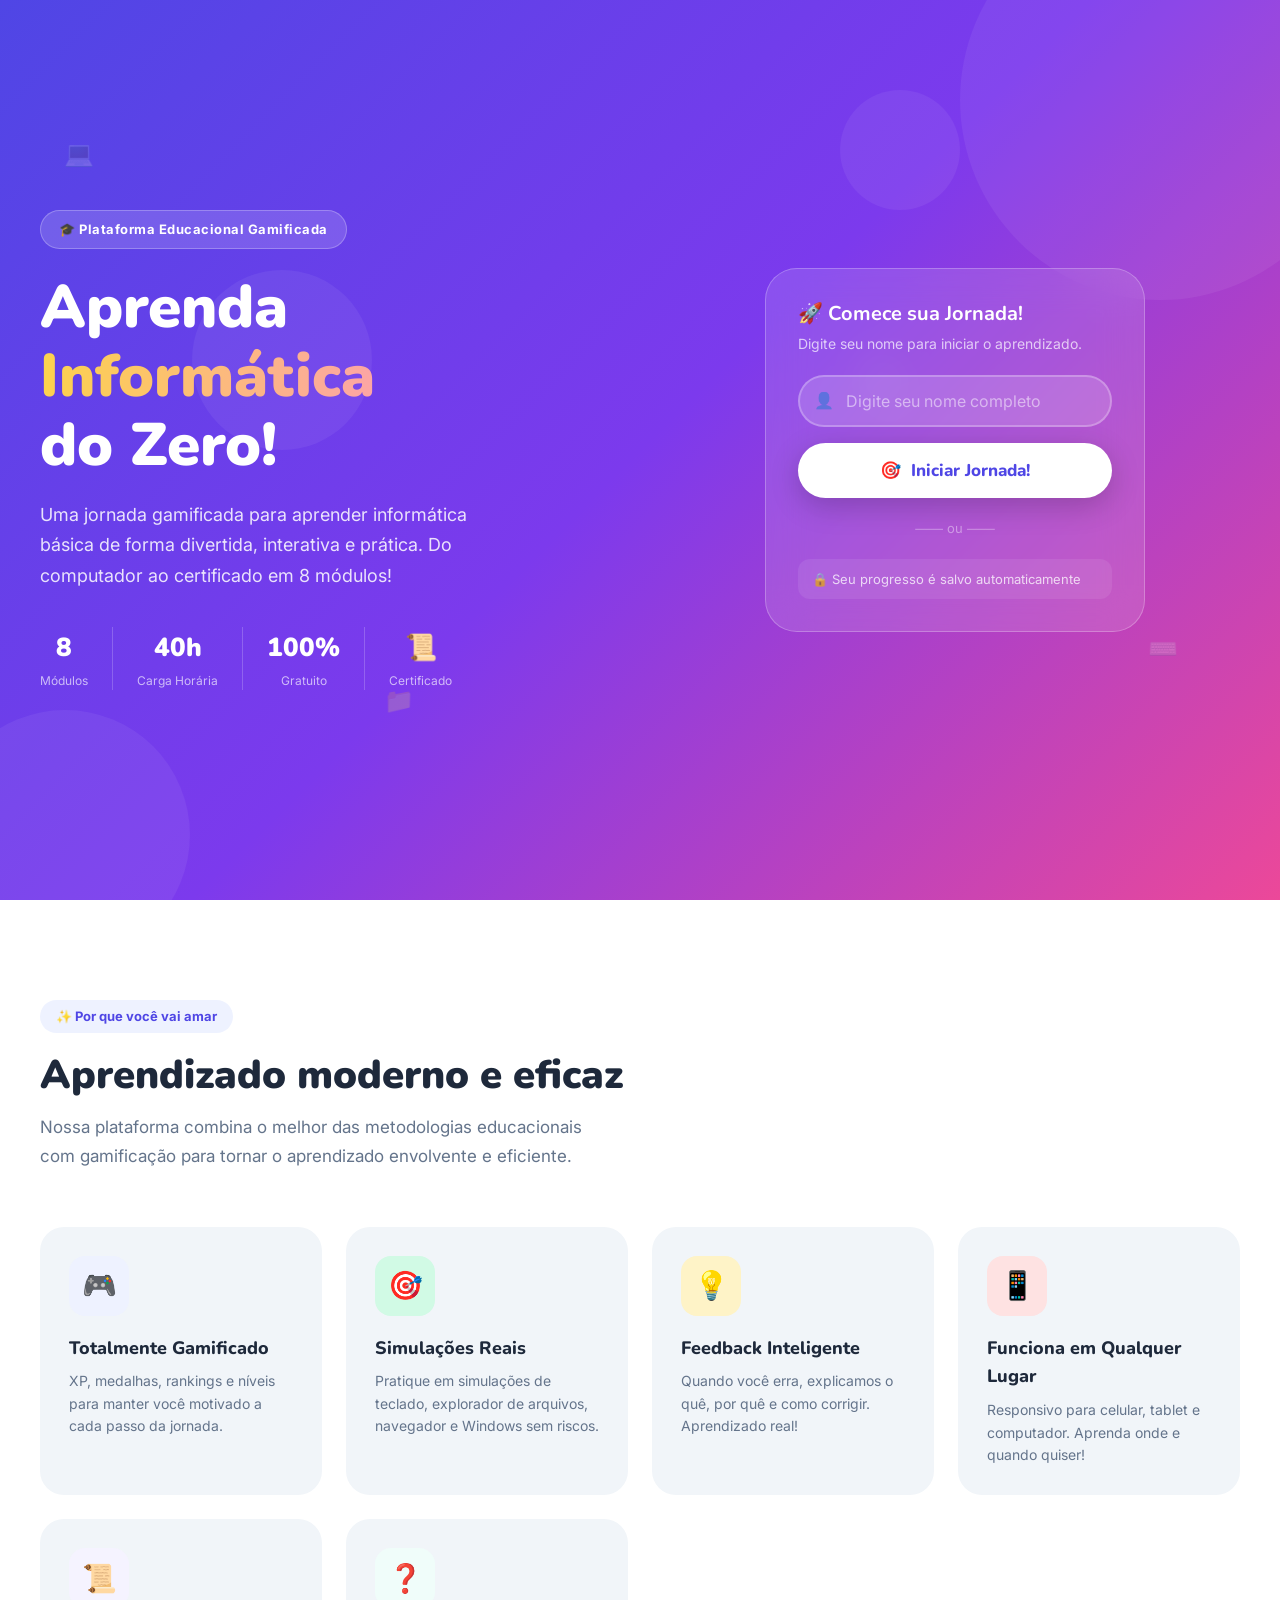
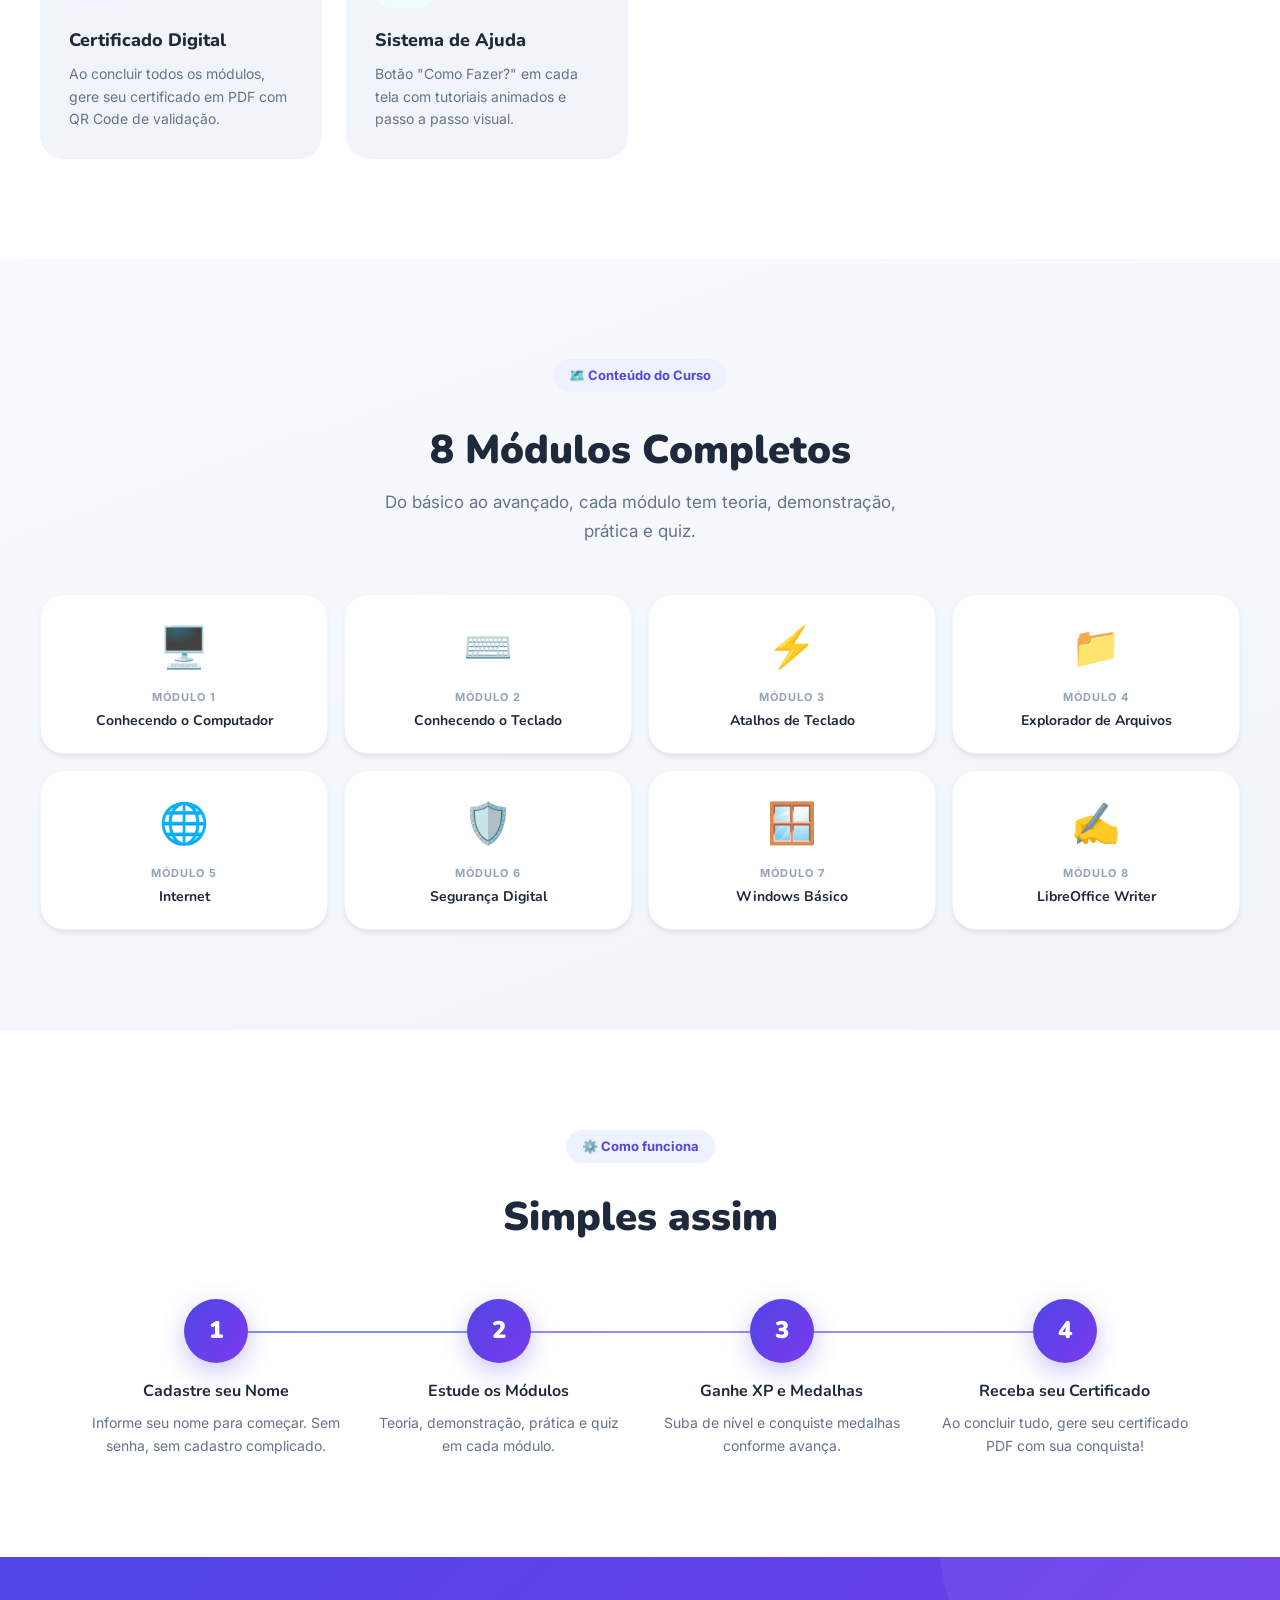
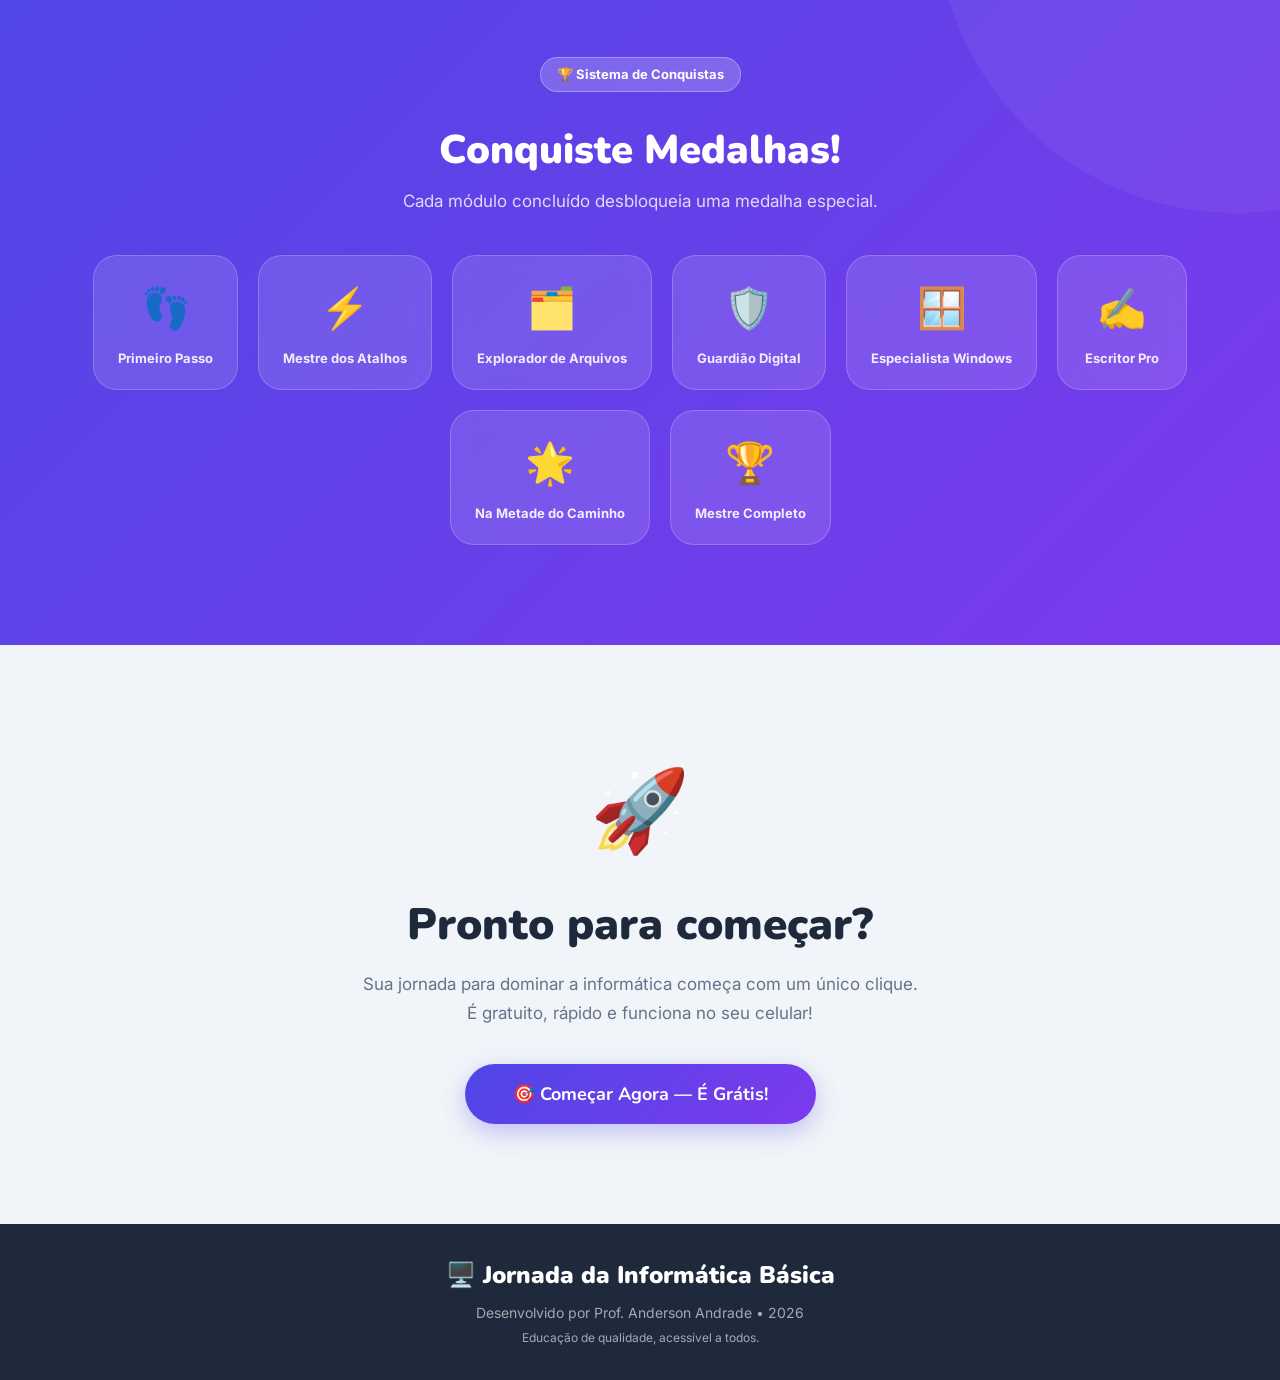
<file: modules/module5.html>
<!DOCTYPE html>
<html lang="pt-BR">
<head>
  <meta charset="UTF-8"/>
  <meta name="viewport" content="width=device-width, initial-scale=1.0"/>
  <title>Módulo 5 — Internet</title>
  <link rel="stylesheet" href="https://cdnjs.cloudflare.com/ajax/libs/font-awesome/6.5.0/css/all.min.css"/>
  <link rel="stylesheet" href="../css/main.css"/>
  <style>
    body { background: var(--bg); }

    /* ===== SIMULADOR DE NAVEGADOR ===== */
    .browser-sim {
      width: 100%;
      max-width: 800px;
      margin: 0 auto;
      background: white;
      border: 1px solid #CBD5E1;
      border-radius: 8px;
      overflow: hidden;
      box-shadow: 0 10px 30px rgba(0,0,0,0.1);
      display: flex;
      flex-direction: column;
      height: 480px;
    }
    .browser-tabs {
      background: #DEE1E6;
      display: flex;
      padding: 8px 8px 0 8px;
      gap: 4px;
    }
    .browser-tab {
      background: white;
      padding: 8px 16px;
      border-radius: 8px 8px 0 0;
      font-size: 12px;
      color: #334155;
      display: flex;
      align-items: center;
      gap: 8px;
      min-width: 150px;
    }
    .browser-toolbar {
      background: white;
      padding: 8px 12px;
      display: flex;
      align-items: center;
      gap: 12px;
      border-bottom: 1px solid #E2E8F0;
    }
    .browser-nav-btns { display: flex; gap: 8px; }
    .browser-btn {
      background: none; border: none; font-size: 16px; color: #64748B;
      cursor: pointer; width: 32px; height: 32px; border-radius: 50%;
    }
    .browser-btn:hover { background: #F1F5F9; }
    
    .browser-address {
      flex: 1;
      background: #F1F5F9;
      border-radius: 20px;
      padding: 8px 16px;
      font-size: 14px;
      color: #334155;
      display: flex;
      align-items: center;
      gap: 8px;
    }
    .browser-address input {
      border: none; background: transparent; width: 100%; outline: none; font-family: inherit; font-size: inherit;
    }

    .browser-content {
      flex: 1;
      background: white;
      position: relative;
      display: flex;
      flex-direction: column;
    }

    /* Tela do Google Fake */
    .fake-search-page {
      display: flex; flex-direction: column; align-items: center; justify-content: center; height: 100%; padding: 20px;
    }
    .fake-logo { font-size: 48px; font-weight: 800; color: #4285F4; margin-bottom: 24px; letter-spacing: -2px; }
    .fake-logo span:nth-child(2) { color: #EA4335; }
    .fake-logo span:nth-child(3) { color: #FBBC05; }
    .fake-logo span:nth-child(4) { color: #4285F4; }
    .fake-logo span:nth-child(5) { color: #34A853; }
    .fake-logo span:nth-child(6) { color: #EA4335; }
    
    .fake-search-box {
      width: 100%; max-width: 500px;
      border: 1px solid #DFE1E5; border-radius: 24px;
      padding: 12px 20px; display: flex; align-items: center; gap: 12px;
      box-shadow: 0 1px 6px rgba(32,33,36,0.1);
    }
    .fake-search-box:hover { box-shadow: 0 1px 6px rgba(32,33,36,0.2); }
    .fake-search-box input { flex: 1; border: none; outline: none; font-size: 16px; }
    .fake-search-btn { margin-top: 24px; padding: 10px 20px; background: #F8F9FA; border: 1px solid #F8F9FA; border-radius: 4px; cursor: pointer; color: #3C4043; font-size: 14px; }
    .fake-search-btn:hover { border-color: #DADCE0; box-shadow: 0 1px 1px rgba(0,0,0,0.1); }

    /* Tela de Resultados Fake */
    .fake-results-page {
      padding: 24px; overflow-y: auto; height: 100%; display: none;
    }
    .fake-result-item { margin-bottom: 24px; }
    .fake-result-url { font-size: 12px; color: #202124; margin-bottom: 4px; }
    .fake-result-title { font-size: 20px; color: #1A0DAB; text-decoration: none; cursor: pointer; }
    .fake-result-title:hover { text-decoration: underline; }
    .fake-result-desc { font-size: 14px; color: #4D5156; margin-top: 4px; line-height: 1.5; }

    /* Tela de Conteúdo Fake (Site) */
    .fake-site-page {
      padding: 40px; overflow-y: auto; height: 100%; display: none;
    }

    .mission-hud {
      background: var(--primary-ultra-light); border: 1px dashed var(--primary);
      padding: 16px; border-radius: var(--radius); margin-bottom: 20px;
      display: flex; align-items: center; justify-content: space-between;
    }

  </style>
</head>
<body>

  <nav class="module-nav">
    <a href="../dashboard.html" style="font-size:22px;text-decoration:none;" title="Dashboard">🏠</a>
    <div class="module-nav-title">🌐 Módulo 5 — Internet</div>
    <div class="step-progress" id="step-progress"></div>
    <div class="step-label" id="step-label">Passo 1/4</div>
    <div class="xp-badge" style="font-size:13px;">⭐ <span id="nav-xp">0</span></div>
  </nav>

  <div class="module-container">
    <div id="step-content"></div>
  </div>

  <div class="module-footer">
    <div class="module-footer-info"><span id="footer-step">Passo 1 de 4</span></div>
    <div class="module-footer-actions">
      <button class="btn btn-ghost" id="btn-prev" onclick="prevStep()" style="display:none;">← Anterior</button>
      <button class="btn btn-primary" id="btn-next" onclick="nextStep()">Próximo →</button>
    </div>
  </div>

  <button class="help-fab" onclick="showHelp()">❓</button>
  <div class="modal-custom" id="help-modal">
    <div class="modal-box">
      <div class="modal-box-header">
        <h3 id="help-title">❓ Ajuda</h3>
        <button class="modal-close" onclick="closeHelp()">✕</button>
      </div>
      <div class="modal-box-body" id="help-body"></div>
      <div class="modal-box-footer"><button class="btn btn-primary" onclick="closeHelp()">Entendi!</button></div>
    </div>
  </div>

  <div id="toast-container"></div>
  <script src="../js/app.js"></script>
  <script>
    const MODULE_ID = 5;
    let currentStep = 0;
    let quizAnswers = {};
    let quizScore = 0;
    let stepUnlocked = false;

    let searchMissionDone = false;

    // QUIZ
    const QUIZ_QUESTIONS = [
      { question: 'O que é um Navegador (Browser)?', options: ['Um site de buscas como o Google', 'Um programa usado para acessar a internet (ex: Chrome, Edge)', 'O cabo que conecta o computador à rede', 'A mesma coisa que o Wi-Fi'], correct: 1, explanation: 'Browser ou Navegador é o programa que "lê" os sites. Chrome, Edge, Firefox e Safari são exemplos.' },
      { question: 'O que é a Nuvem (Cloud)?', options: ['A previsão do tempo no computador', 'Um lugar físico onde a internet fica guardada', 'Computadores potentes (servidores) de empresas que armazenam seus arquivos pela internet', 'Um pen drive virtual'], correct: 2, explanation: 'A nuvem são servidores distantes que guardam seus dados, como fotos no Google Fotos ou arquivos no OneDrive.' },
      { question: 'O que significa URL?', options: ['Uma Unidade de Rede Local', 'O endereço de um site (ex: www.google.com)', 'Uma linguagem de programação', 'A senha do Wi-Fi'], correct: 1, explanation: 'URL é o endereço de um site que você digita na barra lá em cima no navegador.' },
      { question: 'Qual a melhor forma de pesquisar "Receita de bolo de cenoura sem chocolate" no buscador?', options: ['receita de bolo', 'BOLO DE CENOURA', 'receita bolo cenoura -chocolate', 'como fazer um bolo de cenoura e eu não quero colocar cobertura de chocolate'], correct: 2, explanation: 'Usar palavras-chave diretas e o sinal de menos (-) para excluir palavras ("-chocolate") é a forma mais profissional de pesquisar!' },
      { question: 'O que significa o "https" no começo de um endereço de site?', options: ['Que a internet está rápida', 'Que o site tem vídeos', 'Que a conexão é segura e criptografada', 'Que o site foi criado recentemente'], correct: 2, explanation: 'O "S" no HTTPS vem de "Secure" (Seguro). Significa que os dados enviados (como senhas) são embaralhados para que hackers não consigam ler.' },
      { question: 'O que é um "Link"?', options: ['Uma marca de computador', 'Qualquer texto, imagem ou botão que te leva para outra página na internet ao ser clicado', 'Um vírus', 'O mesmo que um cabo de rede'], correct: 1, explanation: 'Links (ou hiperlinks) são as pontes da internet. Eles conectam uma página a outra.' },
      { question: 'Se você fechar o navegador por acidente, a internet para de funcionar no seu bairro?', options: ['Sim', 'Não, você só fechou o programa que lê os sites no seu computador', 'Depende da sua operadora', 'Sim, e você precisa reiniciar o roteador'], correct: 1, explanation: 'O navegador é apenas um programa (como o Word ou o Paint). Fechá-lo não afeta a rede mundial de computadores!' },
      { question: 'Qual das alternativas NÃO é um navegador de internet?', options: ['Google Chrome', 'Microsoft Edge', 'Mozilla Firefox', 'Microsoft Word'], correct: 3, explanation: 'O Microsoft Word é um editor de texto, não um navegador de internet.' },
      { question: 'Ao pesquisar no Google, se você quiser pesquisar EXATAMENTE uma frase, o que você deve usar?', options: ['Sinal de mais (+)', 'Aspas (" ")', 'Letras maiúsculas', 'Ponto de interrogação (?)'], correct: 1, explanation: 'Colocar a frase entre aspas (ex: "bolo de cenoura fofinho") faz o Google procurar exatamente essas palavras nessa mesma ordem.' },
      { question: 'Onde fica a Barra de Endereços em um navegador?', options: ['No rodapé da página', 'No centro da tela', 'Na parte superior do navegador, onde você digita o site', 'Escondida no menu de configurações'], correct: 2, explanation: 'A barra de endereços (ou URL bar) fica no topo da janela do navegador.' }
    ];

    const STEPS = [
      { title:'📖 Como a Internet Funciona', render: renderStep1 },
      { title:'🌐 Navegadores e Links', render: renderStep2 },
      { title:'🔍 O Poder da Pesquisa', render: renderStep3 },
      { title:'✅ Quiz Final', render: renderStep4 },
    ];

    // ===== PASSO 1 =====
    function renderStep1() {
      return `
        <div class="module-section">
          <div class="module-section-hero" style="background:linear-gradient(135deg,#2563EB,#1D4ED8);">
            <div class="hero-badge">📖 Teoria — Passo 1 de 4</div>
            <h2>O que é a Internet?</h2>
            <p>A maior rede de computadores interligados do mundo.</p>
          </div>

          <div class="stagger" style="margin-top:24px;">
            <div class="card animate-fadeInUp" style="margin-bottom:16px;">
              <div class="card-body">
                <h3 style="margin-bottom:8px; display:flex; align-items:center; gap:8px;"><span style="font-size:24px;">🌐</span> A Teia Global (WWW)</h3>
                <p style="color:var(--text-secondary); line-height:1.6;">
                  A Internet é literalmente cabos (por terra e pelo fundo do oceano) e sinais (Wi-Fi/Celular) que conectam computadores no mundo todo. 
                  Quando você acessa um site, seu computador pede a informação para outro computador (chamado Servidor) que pode estar do outro lado do mundo, e a resposta chega em milissegundos.
                </p>
              </div>
            </div>

            <div class="card animate-fadeInUp" style="margin-bottom:16px;">
              <div class="card-body">
                <h3 style="margin-bottom:8px; display:flex; align-items:center; gap:8px;"><span style="font-size:24px;">☁️</span> O que é a famosa "Nuvem"?</h3>
                <p style="color:var(--text-secondary); line-height:1.6;">
                  Quando dizem que algo "está na nuvem", não significa que está no céu! Significa que o arquivo não está gravado no SEU computador (no seu HD), 
                  mas sim em <strong>servidores gigantes de empresas</strong> como Google, Microsoft ou Apple, acessíveis através da internet.
                </p>
                <div style="margin-top:12px; background:#F8FAFC; padding:12px; border-radius:8px;">
                  <strong>Vantagens da Nuvem:</strong>
                  <ul style="margin-top:4px; margin-left:20px; font-size:14px; color:#475569;">
                    <li>Você pode acessar do celular, do computador do trabalho, etc.</li>
                    <li>Se o seu computador quebrar, o arquivo não se perde!</li>
                  </ul>
                </div>
              </div>
            </div>
          </div>
          ${!stepUnlocked ? `
            <div style="text-align:center; margin-top:32px;">
              <button class="btn btn-outline" onclick="this.style.display='none'; unlockNext();" style="border-width:2px; font-weight:bold;">✅ Marcar como lido e entendido</button>
            </div>
          ` : ''}
        </div>
      `;
    }

    // ===== PASSO 2 =====
    function renderStep2() {
      return `
        <div class="module-section">
          <div class="module-section-hero" style="background:linear-gradient(135deg,#059669,#047857);">
            <div class="hero-badge">🌐 Navegação — Passo 2 de 4</div>
            <h2>Navegadores, Links e URLs</h2>
            <p>O carro, a estrada e o endereço da internet.</p>
          </div>

          <div style="display:grid; grid-template-columns:repeat(auto-fill, minmax(280px,1fr)); gap:20px; margin-top:24px;">
            <div class="card">
              <div class="card-body">
                <div style="font-size:40px; margin-bottom:12px;">🧭</div>
                <h3>O Navegador (Browser)</h3>
                <p style="color:var(--text-secondary); line-height:1.5; font-size:14px; margin-top:8px;">
                  É o "veículo" que você usa para andar na internet. Sem ele, você não lê sites.
                </p>
                <p style="margin-top:12px; font-weight:bold; font-size:14px; color:#1E293B;">Exemplos:</p>
                <ul style="color:var(--text-secondary); font-size:14px; margin-left:20px;">
                  <li>Google Chrome</li>
                  <li>Microsoft Edge</li>
                  <li>Mozilla Firefox</li>
                  <li>Safari</li>
                </ul>
              </div>
            </div>

            <div class="card">
              <div class="card-body">
                <div style="font-size:40px; margin-bottom:12px;">📍</div>
                <h3>A URL (O Endereço)</h3>
                <p style="color:var(--text-secondary); line-height:1.5; font-size:14px; margin-top:8px;">
                  É o endereço exato de um site. Fica na barra superior do navegador.
                </p>
                <div style="margin-top:12px; background:#F1F5F9; padding:8px; border-radius:4px; font-family:monospace; font-size:13px; text-align:center;">
                  <span style="color:#2563EB;">https://</span><span style="font-weight:bold;">www.google.com</span>
                </div>
                <p style="font-size:12px; color:#64748B; margin-top:8px;">O "https" no começo indica que a conexão é segura (criptografada)!</p>
              </div>
            </div>

            <div class="card">
              <div class="card-body">
                <div style="font-size:40px; margin-bottom:12px;">🔗</div>
                <h3>Links</h3>
                <p style="color:var(--text-secondary); line-height:1.5; font-size:14px; margin-top:8px;">
                  São as "portas". É qualquer texto azul, botão ou imagem que, quando clicado, te leva para outra página ou site.
                </p>
                <div style="margin-top:12px; text-align:center;">
                  <span style="color:var(--primary); text-decoration:underline; cursor:pointer;">Isso é um exemplo de Link!</span>
                </div>
              </div>
            </div>
          </div>
        </div>
      `;
    }

    // ===== PASSO 3 =====
    function renderStep3() {
      setTimeout(() => { resetBrowserSim(); }, 0);
      return `
        <div class="module-section">
          <div class="module-section-hero" style="background:linear-gradient(135deg,#D97706,#B45309);">
            <div class="hero-badge">🔍 Pesquisa — Passo 3 de 4</div>
            <h2>Pesquisando como um Profissional</h2>
            <p>O Google é inteligente, mas você precisa saber como perguntar!</p>
          </div>

          <div class="mission-hud" id="mission-hud" style="margin-top:24px;">
            <div>
              <div style="font-size:12px; font-weight:700; color:var(--primary); text-transform:uppercase;">Missão Prática</div>
              <div style="font-size:18px; font-weight:800; color:var(--primary-dark);" id="mission-text">Faça uma pesquisa no simulador abaixo!</div>
            </div>
            <div style="font-size:32px;">🎯</div>
          </div>

          <!-- SIMULADOR NAVEGADOR -->
          <div class="browser-sim">
            <div class="browser-tabs">
              <div class="browser-tab">
                <span style="color:#4285F4;"><i class="fa-brands fa-google"></i></span> Nova Guia
              </div>
            </div>
            <div class="browser-toolbar">
              <div class="browser-nav-btns">
                <button class="browser-btn" onclick="simGoBack()"><i class="fa-solid fa-arrow-left"></i></button>
                <button class="browser-btn" disabled><i class="fa-solid fa-arrow-right"></i></button>
                <button class="browser-btn" onclick="resetBrowserSim()"><i class="fa-solid fa-rotate-right"></i></button>
              </div>
              <div class="browser-address">
                <i class="fa-solid fa-lock" style="color:#10B981; font-size:12px;"></i>
                <input type="text" id="sim-url" value="https://www.google.com" readonly>
              </div>
            </div>

            <div class="browser-content" id="sim-content">
              
              <!-- TELA HOME -->
              <div class="fake-search-page" id="sim-page-home">
                <div class="fake-logo">
                  <span>G</span><span>o</span><span>o</span><span>g</span><span>l</span><span>e</span>
                </div>
                <div class="fake-search-box">
                  <i class="fa-solid fa-magnifying-glass" style="color:#9AA0A6;"></i>
                  <input type="text" id="sim-search-input" placeholder="Pesquise no Google ou digite um URL" onkeypress="handleSimEnter(event)">
                </div>
                <div style="display:flex; gap:12px;">
                  <button class="fake-search-btn" onclick="doSimSearch()">Pesquisa Google</button>
                </div>
              </div>

              <!-- TELA RESULTADOS -->
              <div class="fake-results-page" id="sim-page-results">
                <div style="color:#70757A; font-size:14px; margin-bottom:20px;">Aproximadamente 1.240.000 resultados (0,32 segundos)</div>
                <div id="sim-results-list"></div>
              </div>

              <!-- TELA SITE -->
              <div class="fake-site-page" id="sim-page-site">
                <div style="max-width:600px; margin:0 auto; background:#F8FAFC; padding:32px; border-radius:8px; border:1px solid #CBD5E1;">
                  <h1 style="font-size:24px; color:#0F172A; margin-bottom:16px;">Parabéns! 🎂</h1>
                  <p style="color:#334155; line-height:1.6;">Você encontrou a receita perfeita de bolo de cenoura.</p>
                  <ul style="margin-top:16px; margin-left:20px; color:#475569;">
                    <li>3 cenouras</li>
                    <li>4 ovos</li>
                    <li>2 xícaras de açúcar</li>
                  </ul>
                  <div style="margin-top:24px; padding:16px; background:#DCFCE7; color:#166534; border-radius:4px; font-weight:bold; text-align:center;">
                    Missão Cumprida! Você ganhou +20 XP.
                  </div>
                </div>
              </div>

            </div>
          </div>
          
          <div class="info-box tip" style="margin-top:16px;">
            <div class="info-box-title">💡 Dica Profissional de Pesquisa</div>
            <div class="info-box-body">
              Use <strong>palavras-chave</strong>. O Google não precisa de frases completas.<br>
              ❌ Ruim: "olá google como eu faço para fazer um bolo de cenoura na minha casa"<br>
              ✅ Bom: <strong>"receita bolo cenoura liquidificador"</strong>
            </div>
          </div>

        </div>
      `;
    }

    // Lógica do Simulador
    function resetBrowserSim() {
      document.getElementById('sim-page-home').style.display = 'flex';
      document.getElementById('sim-page-results').style.display = 'none';
      document.getElementById('sim-page-site').style.display = 'none';
      document.getElementById('sim-url').value = 'https://www.google.com';
      document.getElementById('sim-search-input').value = '';
      
      if(!searchMissionDone) {
        document.getElementById('mission-text').textContent = 'Pesquise por "bolo de cenoura" e clique na receita!';
      }
    }

    function handleSimEnter(e) {
      if(e.key === 'Enter') doSimSearch();
    }

    function doSimSearch() {
      const q = document.getElementById('sim-search-input').value.trim().toLowerCase();
      if(!q) return;

      App.playSound('click');

      document.getElementById('sim-page-home').style.display = 'none';
      document.getElementById('sim-page-results').style.display = 'block';
      document.getElementById('sim-page-site').style.display = 'none';
      document.getElementById('sim-url').value = `https://www.google.com/search?q=${encodeURIComponent(q)}`;

      const list = document.getElementById('sim-results-list');
      
      if(q.includes('bolo') || q.includes('receita')) {
        list.innerHTML = `
          <div class="fake-result-item">
            <div class="fake-result-url">https://www.receitasfofas.com.br > bolos</div>
            <div class="fake-result-title" onclick="openSimSite()">A Melhor Receita de Bolo de Cenoura Fofinho</div>
            <div class="fake-result-desc">Aprenda a fazer um bolo de cenoura super fofinho com cobertura de chocolate. Receita fácil de liquidificador. Feito em 40 minutos.</div>
          </div>
          <div class="fake-result-item">
            <div class="fake-result-url">https://www.tudogostoso.com > bolo-cenoura</div>
            <div class="fake-result-title" onclick="openSimSite()">Bolo de Cenoura Rápido e Fácil</div>
            <div class="fake-result-desc">Esta é aquela receita clássica de família que nunca dá errado. Ingredientes: cenouras médias, farinha de trigo, açúcar...</div>
          </div>
        `;
      } else {
        list.innerHTML = `
          <div class="fake-result-item">
            <div class="fake-result-url">https://www.wikipedia.org > wiki > ${q.replace(/\s+/g,'_')}</div>
            <div class="fake-result-title" onclick="App.playSound('click');App.showToast('info','Ops!','Essa não é a receita de bolo. Tente voltar e pesquisar sobre bolo!')">${document.getElementById('sim-search-input').value} - Wikipédia</div>
            <div class="fake-result-desc">Resultados gerais para a sua pesquisa.</div>
          </div>
        `;
      }
    }

    function openSimSite() {
      App.playSound('correct');
      document.getElementById('sim-page-results').style.display = 'none';
      document.getElementById('sim-page-site').style.display = 'block';
      document.getElementById('sim-url').value = 'https://www.receitasfofas.com.br/bolo-cenoura';

      if(!searchMissionDone) {
        searchMissionDone = true;
        const hud = document.getElementById('mission-hud');
        hud.style.background = 'var(--success-light)';
        hud.style.borderColor = 'var(--success)';
        document.getElementById('mission-text').textContent = '✅ Missão Cumprida!';
        App.showToast('success', 'Excelente!', 'Você sabe pesquisar e encontrar o que precisa!');
        App.completeStep(MODULE_ID, 2, 20); // XP bônus
        unlockNext();
      }
    }

    function simGoBack() {
      App.playSound('click');
      if (document.getElementById('sim-page-site').style.display === 'block') {
        document.getElementById('sim-page-site').style.display = 'none';
        document.getElementById('sim-page-results').style.display = 'block';
        const q = document.getElementById('sim-search-input').value;
        document.getElementById('sim-url').value = `https://www.google.com/search?q=${encodeURIComponent(q)}`;
      } else if (document.getElementById('sim-page-results').style.display === 'block') {
        resetBrowserSim();
      }
    }


    // ===== PASSO 4: QUIZ =====
    function renderStep4() {
      const questionIndex = Object.keys(quizAnswers).length;
      if (questionIndex >= QUIZ_QUESTIONS.length) return renderQuizResult();
      const q = QUIZ_QUESTIONS[questionIndex];
      const letters = ['A','B','C','D'];
      return `
        <div class="module-section">
          <div class="module-section-hero" style="background:linear-gradient(135deg,#059669,#047857);">
            <div class="hero-badge">✅ Quiz — Passo 4 de 4</div>
            <h2>Teste de Internet!</h2>
          </div>
          <div style="max-width:620px;margin:0 auto;">
            <div class="quiz-progress">
              <div class="quiz-progress-bar"><div class="quiz-progress-fill" style="width:${(questionIndex/QUIZ_QUESTIONS.length)*100}%"></div></div>
              <span style="font-size:14px;font-weight:700;color:var(--text-secondary);">${questionIndex+1}/${QUIZ_QUESTIONS.length}</span>
            </div>
            <div class="card">
              <div class="card-body" style="padding:28px;">
                <div class="quiz-question">${q.question}</div>
                <div class="quiz-options">
                  ${q.options.map((opt,i)=>`
                    <div class="quiz-option" id="option-${i}" onclick="answerQuiz(${questionIndex},${i})">
                      <div class="quiz-letter">${letters[i]}</div><span>${opt}</span>
                    </div>
                  `).join('')}
                </div>
                <div class="quiz-feedback" id="quiz-feedback"><span class="quiz-feedback-icon"></span><div class="quiz-feedback-text"></div></div>
              </div>
            </div>
          </div>
        </div>
      `;
    }

    function renderQuizResult() {
      const pct = Math.round((quizScore / QUIZ_QUESTIONS.length) * 100);
      const stars = pct>=80?3:pct>=60?2:1;
      return `
        <div class="module-section" style="text-align:center;">
          <div class="card" style="max-width:500px;margin:40px auto;padding:40px 32px;">
            <div style="font-size:72px;margin-bottom:16px;">${pct>=80?'🏆':pct>=60?'🌟':'📚'}</div>
            <h2>${pct>=80?'Navegador Web!':pct>=60?'Muito Bem!':'Continue Praticando!'}</h2>
            <div style="font-size:48px;font-weight:900;font-family:var(--font-heading);color:var(--primary);margin:16px 0;">${pct}%</div>
            <div style="color:var(--text-secondary);margin-bottom:20px;">Acertou ${quizScore} de ${QUIZ_QUESTIONS.length}</div>
            <div class="stars-row">${Array.from({length:3},(_,i)=>`<span class="star-item" style="color:${i<stars?'#F59E0B':'#E2E8F0'}">${i<stars?'⭐':'☆'}</span>`).join('')}</div>
            <button class="btn btn-success btn-lg" style="margin-top:24px;" onclick="finishModule()">🚀 Concluir Módulo! +70 XP</button>
          </div>
        </div>
      `;
    }

    // LÓGICA BASE
    function answerQuiz(qIdx, optIdx) {
      const q = QUIZ_QUESTIONS[qIdx];
      document.querySelectorAll('.quiz-option').forEach(o => o.classList.add('disabled'));
      const correct = optIdx === q.correct;
      if (correct) quizScore++;
      quizAnswers[qIdx] = { selected: optIdx, correct: q.correct };
      document.getElementById(`option-${optIdx}`).classList.add(correct?'correct':'incorrect');
      if (!correct) document.getElementById(`option-${q.correct}`).classList.add('correct');
      const fb = document.getElementById('quiz-feedback');
      fb.innerHTML = `<span class="quiz-feedback-icon">${correct?'✅':'❌'}</span><div class="quiz-feedback-text"><strong>${correct?'Correto! 🎉':'Oops!'}</strong><div style="margin-top:4px;">${q.explanation}</div></div>`;
      fb.className = `quiz-feedback show ${correct?'correct':'incorrect'}`;
      App.playSound(correct?'correct':'incorrect');
      setTimeout(renderCurrentStep, 2200);
    }
    function finishModule() {
      const pct = Math.round((quizScore/QUIZ_QUESTIONS.length)*100);
      App.saveQuizScore(MODULE_ID, pct);
      App.completeModule(MODULE_ID, pct);
      App.showModuleComplete(MODULE_ID, pct);
    }
    function unlockNext() {
      stepUnlocked = true;
      document.getElementById('btn-next').style.display = 'inline-flex';
      App.playSound('correct');
    }

    function renderCurrentStep() {
      const progress = App.getModuleProgress(MODULE_ID);
      stepUnlocked = currentStep < (progress.currentStep || 0);

      document.getElementById('step-content').innerHTML = STEPS[currentStep].render();
      let html = '';
      STEPS.forEach((_,i) => {
        html += `<div class="step-dot ${i<currentStep?'done':i===currentStep?'active':'pending'}"></div>`;
        if (i<STEPS.length-1) html += `<div class="step-line ${i<currentStep?'done':''}"></div>`;
      });
      document.getElementById('step-progress').innerHTML = html;
      document.getElementById('step-label').textContent = `Passo ${currentStep+1}/${STEPS.length}`;
      document.getElementById('footer-step').textContent = `Passo ${currentStep+1} de ${STEPS.length}: ${STEPS[currentStep].title}`;
      document.getElementById('btn-prev').style.display = currentStep>0?'inline-flex':'none';
      
      if (currentStep === STEPS.length - 1) {
        document.getElementById('btn-next').style.display = 'none';
      } else {
        document.getElementById('btn-next').style.display = stepUnlocked ? 'inline-flex' : 'none';
      }

      const state = App.loadState();
      if (state) document.getElementById('nav-xp').textContent = state.totalXP||0;
    }
    function nextStep() {
      if (currentStep < STEPS.length-1) {
        if (currentStep < 2) App.completeStep(MODULE_ID, currentStep, 10);
        currentStep++;
        renderCurrentStep();
        window.scrollTo({top:0,behavior:'smooth'});
        App.playSound('click');
      }
    }
    function prevStep() { if (currentStep>0) { currentStep--; renderCurrentStep(); window.scrollTo({top:0,behavior:'smooth'}); } }

    const HELPS = [
      {title:'❓ A Nuvem',body:'O conceito de Nuvem (Cloud) confunde muita gente. Pense nela apenas como "o computador de outra empresa (tipo Google) guardando seus arquivos pela internet".'},
      {title:'❓ URL e Links',body:'URL é o texto na barra lá em cima. Se você apagá-lo e digitar "www.youtube.com", você vai para o YouTube.'},
      {title:'❓ Como pesquiso?',body:'No simulador, clique na barra que diz "Pesquise no Google", digite <strong>bolo de cenoura</strong> e aperte Enter ou clique no botão! Depois, clique no link azul do resultado.'},
      {title:'❓ Quiz',body:'Responda as perguntas baseadas no que aprendeu. Boa sorte!'}
    ];
    function showHelp() {
      const h = HELPS[currentStep]||HELPS[0];
      document.getElementById('help-title').innerHTML = h.title;
      document.getElementById('help-body').innerHTML = h.body;
      document.getElementById('help-modal').classList.add('active');
    }
    function closeHelp() { document.getElementById('help-modal').classList.remove('active'); }

    document.addEventListener('DOMContentLoaded', () => {
      App.requireStudent();
      const progress = App.getModuleProgress(MODULE_ID);
      currentStep = Math.min(progress.currentStep||0, STEPS.length-1);
      if (progress.quizScore>0) { for(let i=0;i<QUIZ_QUESTIONS.length;i++) quizAnswers[i]=true; quizScore=Math.round((progress.quizScore/100)*QUIZ_QUESTIONS.length); searchMissionDone = true; }
      renderCurrentStep();
    });
  </script>
</body>
</html>
</file>
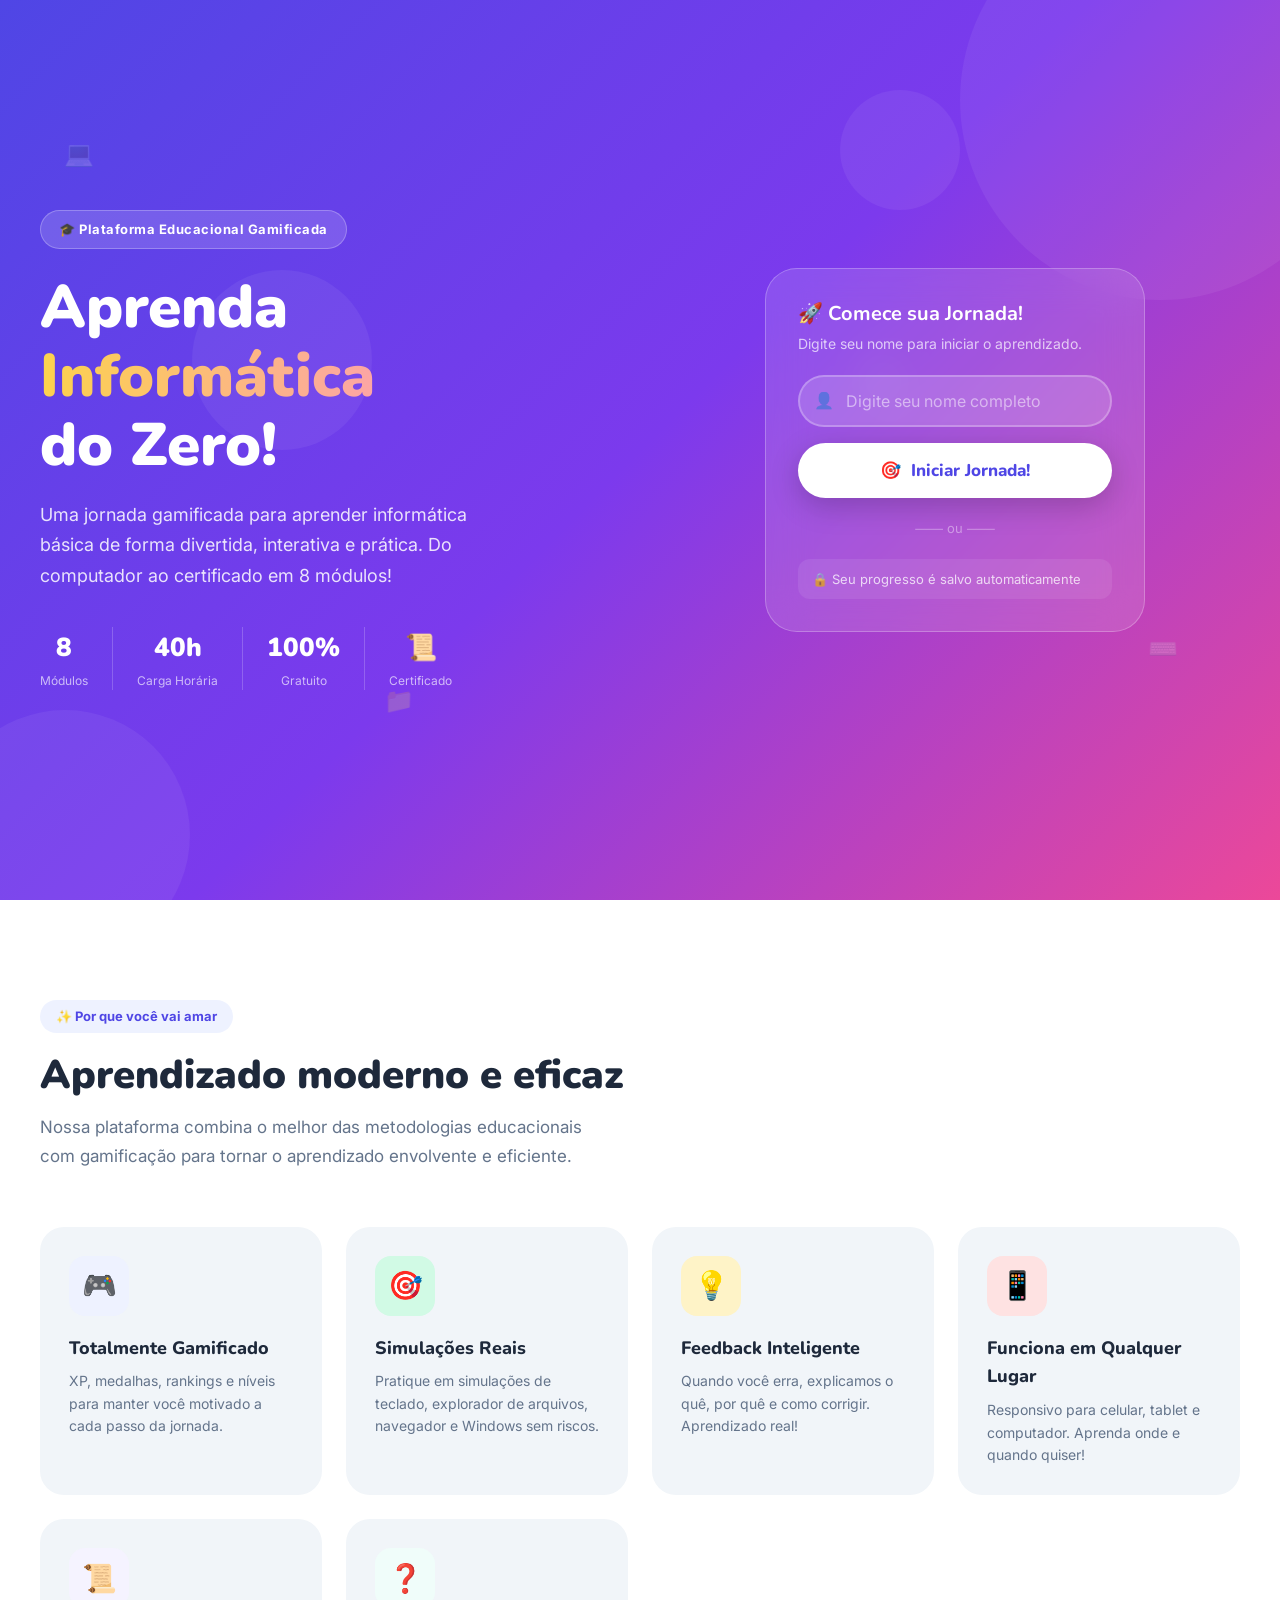
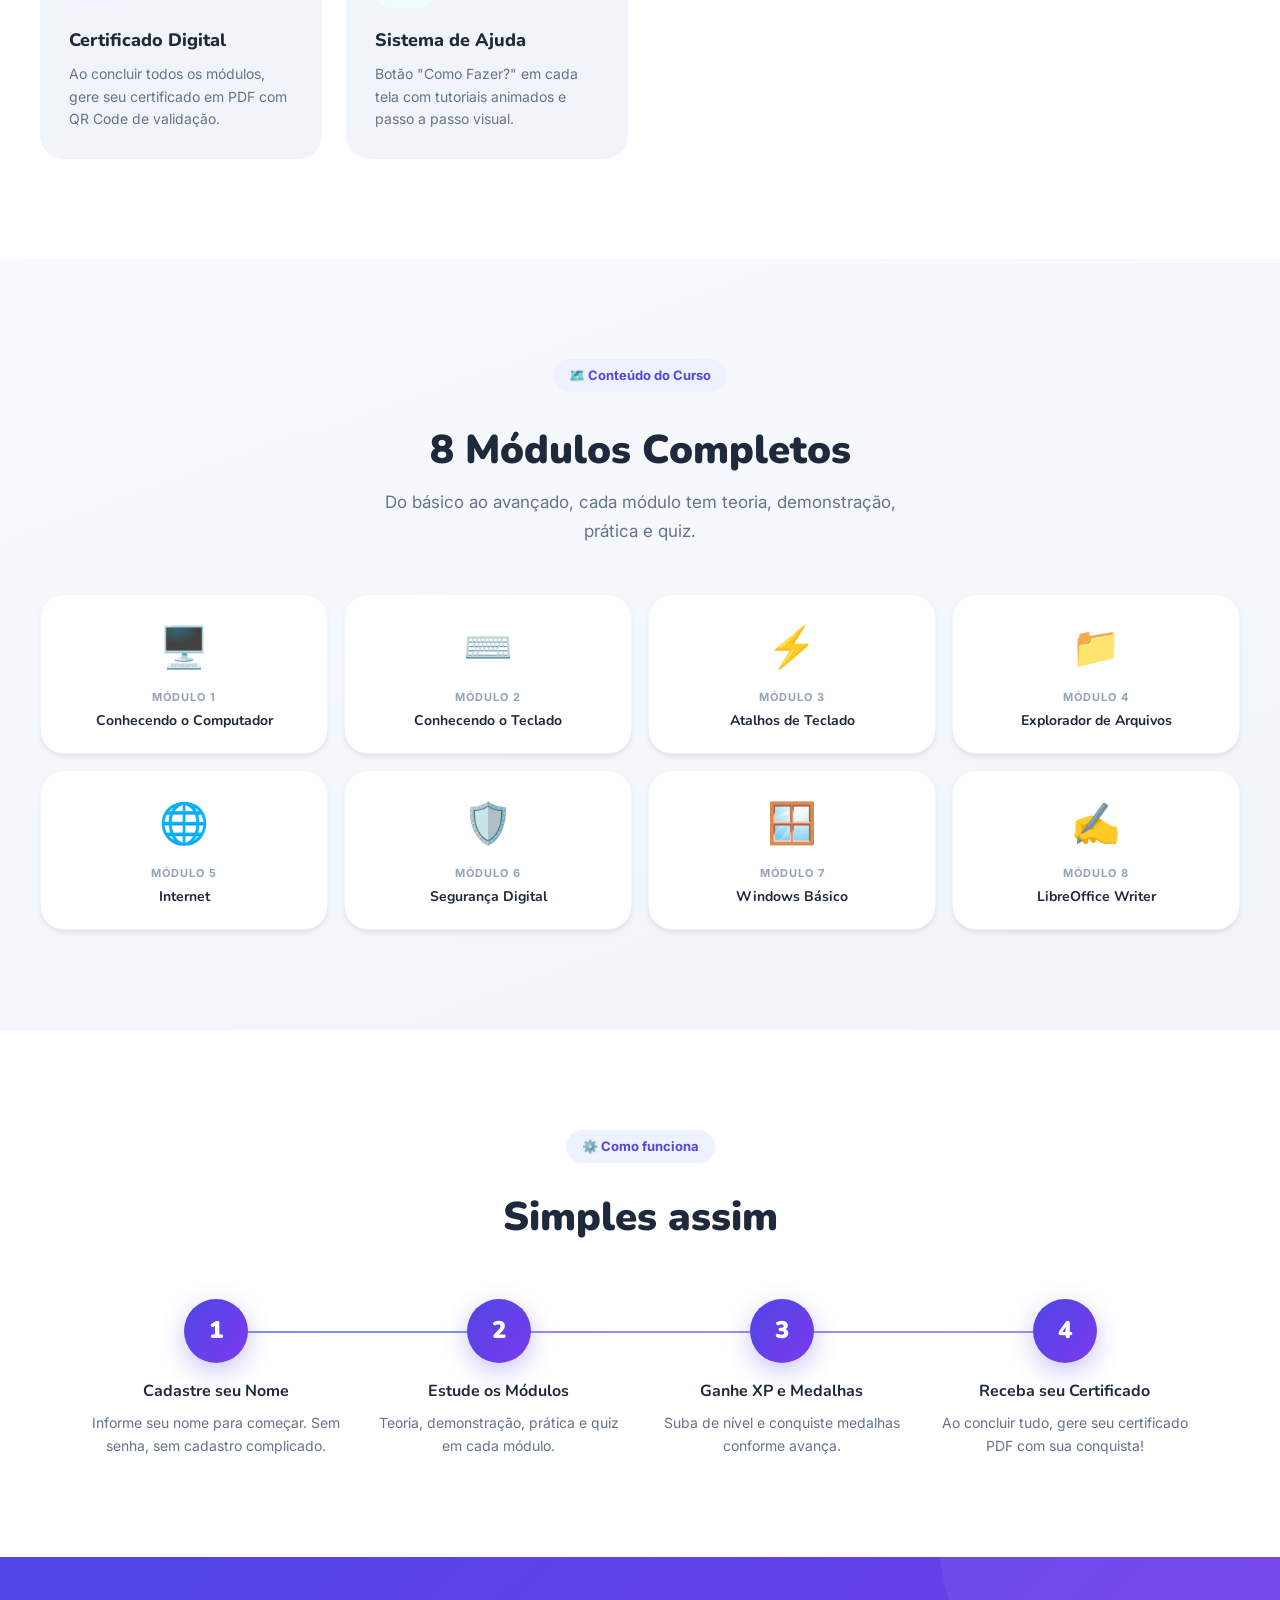
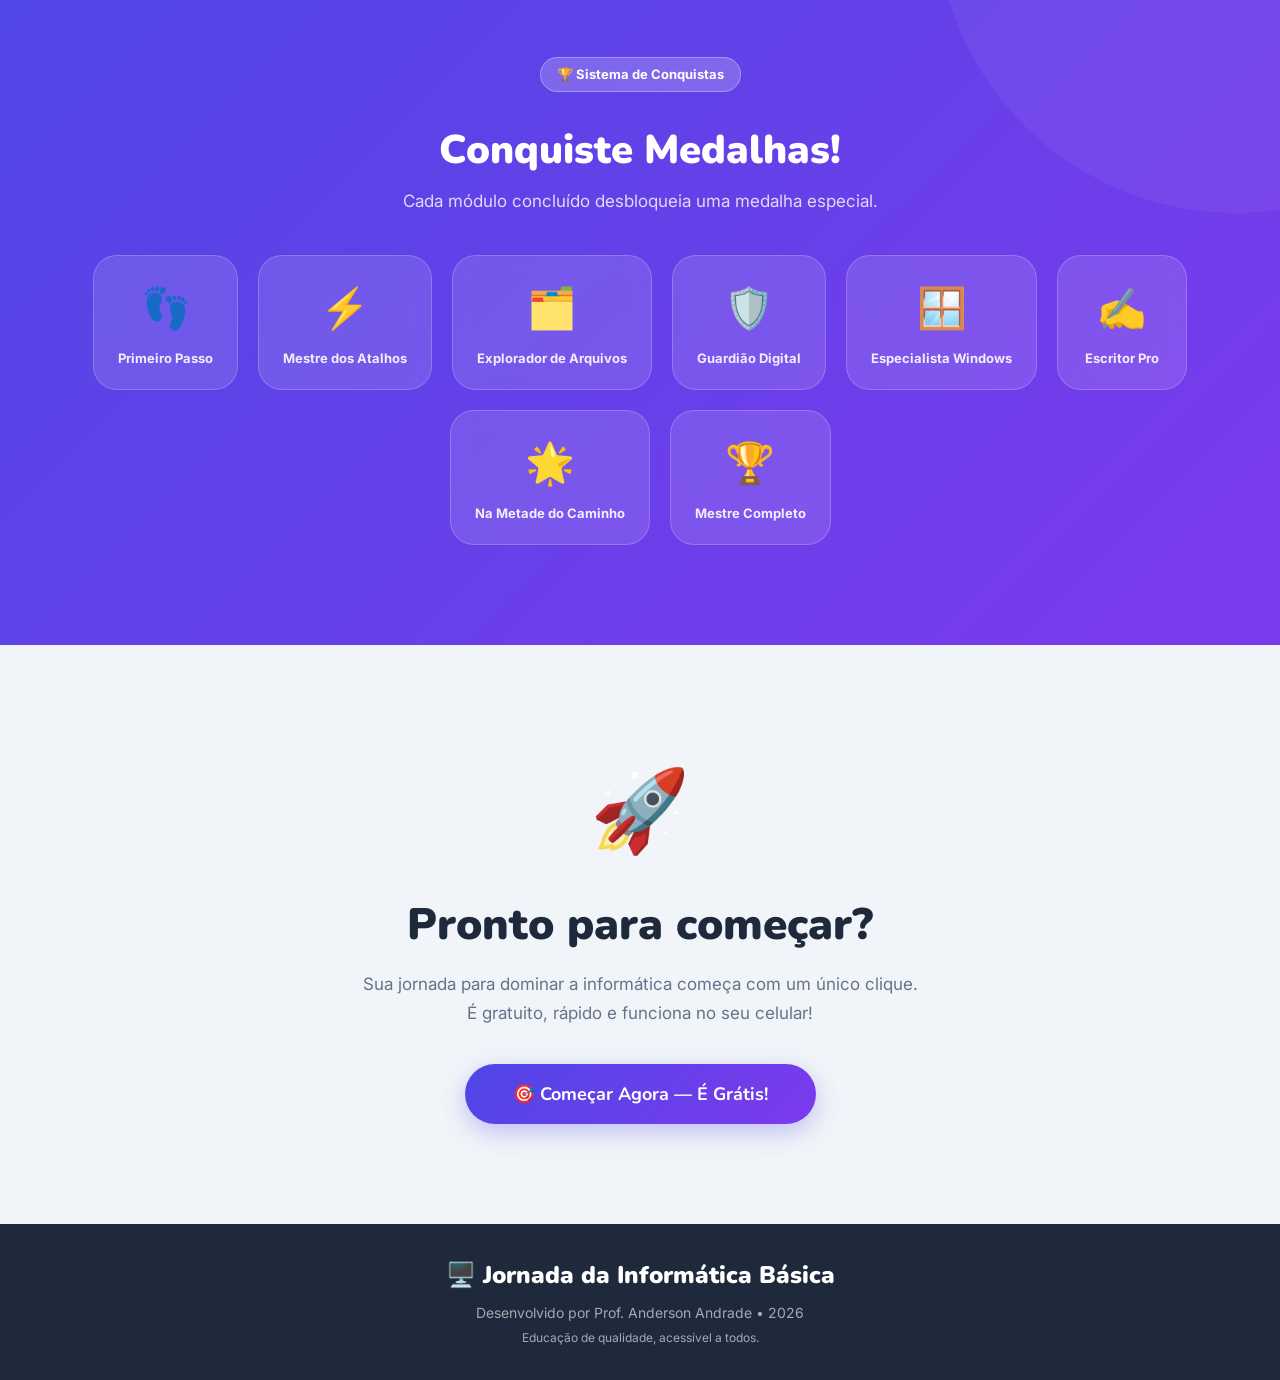
<file: modules/module6.html>
<!DOCTYPE html>
<html lang="pt-BR">
<head>
  <meta charset="UTF-8"/>
  <meta name="viewport" content="width=device-width, initial-scale=1.0"/>
  <title>Módulo 6 — Segurança Digital</title>
  <link rel="stylesheet" href="https://cdnjs.cloudflare.com/ajax/libs/font-awesome/6.5.0/css/all.min.css"/>
  <link rel="stylesheet" href="../css/main.css"/>
  <style>
    body { background: var(--bg); }

    /* ===== AVALIADOR DE SENHA ===== */
    .password-checker {
      background: white;
      border: 1px solid #CBD5E1;
      border-radius: var(--radius-lg);
      padding: 32px;
      margin-top: 24px;
      box-shadow: var(--shadow-sm);
    }
    .pwd-input-wrap { position: relative; margin-bottom: 16px; }
    .pwd-input {
      width: 100%; padding: 16px 48px 16px 16px;
      font-size: 24px; font-family: monospace; border: 2px solid #CBD5E1;
      border-radius: 8px; outline: none; transition: border-color 0.3s;
    }
    .pwd-input:focus { border-color: var(--primary); }
    .pwd-toggle {
      position: absolute; right: 16px; top: 50%; transform: translateY(-50%);
      background: none; border: none; font-size: 20px; color: #64748B; cursor: pointer;
    }
    
    .pwd-strength-bar { height: 8px; background: #E2E8F0; border-radius: 4px; margin-bottom: 12px; overflow: hidden; display: flex; }
    .pwd-strength-fill { height: 100%; width: 0%; transition: width 0.3s, background 0.3s; }
    .pwd-strength-text { font-weight: 800; font-size: 18px; text-align: center; margin-bottom: 24px; }
    
    .pwd-reqs { display: flex; flex-direction: column; gap: 8px; }
    .pwd-req { display: flex; align-items: center; gap: 8px; color: #64748B; font-size: 14px; }
    .pwd-req.met { color: #10B981; }
    .pwd-req i { width: 16px; text-align: center; }

    /* ===== SIMULADOR DE EMAIL ===== */
    .email-sim {
      width: 100%; max-width: 700px; margin: 0 auto;
      background: white; border: 1px solid #CBD5E1; border-radius: 8px;
      overflow: hidden; box-shadow: 0 10px 30px rgba(0,0,0,0.1);
    }
    .email-header { background: #F1F5F9; padding: 16px 20px; border-bottom: 1px solid #E2E8F0; }
    .email-sender { font-weight: 700; color: #0F172A; font-size: 15px; display: flex; align-items: center; gap: 8px;}
    .email-address { color: #64748B; font-weight: 400; font-size: 13px; }
    .email-subject { font-size: 20px; font-weight: 800; color: #0F172A; margin-top: 8px; }
    
    .email-body { padding: 32px 20px; font-size: 15px; color: #334155; line-height: 1.6; min-height: 250px;}
    .email-link { color: #2563EB; text-decoration: underline; cursor: pointer; font-weight: 600; }
    
    .email-actions {
      display: flex; gap: 16px; padding: 20px; background: #F8FAFC; border-top: 1px solid #E2E8F0;
    }
    .btn-safe { flex: 1; padding: 16px; background: white; border: 2px solid #10B981; color: #10B981; border-radius: 8px; font-weight: 800; font-size: 16px; cursor: pointer; transition: all 0.2s;}
    .btn-safe:hover { background: #10B981; color: white; }
    .btn-scam { flex: 1; padding: 16px; background: white; border: 2px solid #EF4444; color: #EF4444; border-radius: 8px; font-weight: 800; font-size: 16px; cursor: pointer; transition: all 0.2s;}
    .btn-scam:hover { background: #EF4444; color: white; }

  </style>
</head>
<body>

  <nav class="module-nav">
    <a href="../dashboard.html" style="font-size:22px;text-decoration:none;" title="Dashboard">🏠</a>
    <div class="module-nav-title">🛡️ Módulo 6 — Segurança Digital</div>
    <div class="step-progress" id="step-progress"></div>
    <div class="step-label" id="step-label">Passo 1/4</div>
    <div class="xp-badge" style="font-size:13px;">⭐ <span id="nav-xp">0</span></div>
  </nav>

  <div class="module-container">
    <div id="step-content"></div>
  </div>

  <div class="module-footer">
    <div class="module-footer-info"><span id="footer-step">Passo 1 de 4</span></div>
    <div class="module-footer-actions">
      <button class="btn btn-ghost" id="btn-prev" onclick="prevStep()" style="display:none;">← Anterior</button>
      <button class="btn btn-primary" id="btn-next" onclick="nextStep()">Próximo →</button>
    </div>
  </div>

  <button class="help-fab" onclick="showHelp()">❓</button>
  <div class="modal-custom" id="help-modal">
    <div class="modal-box">
      <div class="modal-box-header">
        <h3 id="help-title">❓ Ajuda</h3>
        <button class="modal-close" onclick="closeHelp()">✕</button>
      </div>
      <div class="modal-box-body" id="help-body"></div>
      <div class="modal-box-footer"><button class="btn btn-primary" onclick="closeHelp()">Entendi!</button></div>
    </div>
  </div>

  <div id="toast-container"></div>
  <script src="../js/app.js"></script>
  <script>
    const MODULE_ID = 6;
    let currentStep = 0;
    let quizAnswers = {};
    let quizScore = 0;

    let emailsDone = 0;

    // QUIZ
    const QUIZ_QUESTIONS = [
      { question: 'Qual das opções abaixo é a senha MAIS segura?', options: ['123456', 'data_de_nascimento', 'senha123', 'M@caco$VoadoreS_99!'], correct: 3, explanation: 'Senhas longas, que misturam maiúsculas, minúsculas, números e símbolos são as mais seguras.' },
      { question: 'Você recebe um e-mail urgente dizendo que sua conta do banco foi bloqueada, com um link para "Desbloquear". O que você faz?', options: ['Clico no link e digito meus dados rapidamente.', 'Respondo o e-mail com minha senha.', 'Não clico em nada! Abro o aplicativo do banco ou ligo para o gerente para confirmar.', 'Clico no link só para ver se é verdade.'], correct: 2, explanation: 'Bancos NUNCA mandam links pedindo senhas por e-mail. Isso é Phishing (Golpe).' },
      { question: 'O que é Phishing?', options: ['Um esporte de pescaria online', 'Uma técnica onde golpistas se passam por empresas reais (como bancos) para "pescar" suas senhas', 'Um antivírus gratuito', 'Uma forma de navegar mais rápido'], correct: 1, explanation: 'Phishing (Pescaria em inglês) é o golpe mais comum da internet, tentando roubar seus dados com links falsos.' },
      { question: 'Ao fazer uma compra em um site, o que você DEVE verificar?', options: ['Se o site tem muitas cores', 'Se há um cadeado fechado ao lado do endereço e se começa com HTTPS', 'Se o site carrega rápido', 'Se o dono da loja tem Instagram'], correct: 1, explanation: 'O cadeado e o HTTPS garantem que a conexão entre você e o site é criptografada e segura.' },
    ];

    const EMAILS = [
      {
        id: 1,
        sender: 'Banco do Brasil', address: '&lt;suporte-banco@gmail.com&gt;',
        subject: 'URGENTE: Sua conta foi bloqueada!',
        body: 'Prezado cliente,<br><br>Sua conta foi bloqueada por motivos de segurança. Para evitar o cancelamento do seu cartão de crédito, atualize seus dados imediatamente.<br><br><span class="email-link" onclick="App.showToast(\'warning\', \'Cuidado!\', \'Nunca clique em links suspeitos!\')">Clique aqui para atualizar seus dados agora</span><br><br>Atenciosamente,<br>Equipe de Segurança',
        isScam: true,
        feedback: '<strong>É GOLPE!</strong> O e-mail do remetente é "@gmail.com". Bancos reais usam domínios próprios (ex: @bb.com.br). O senso de urgência ("URGENTE") também é típico de golpistas.'
      },
      {
        id: 2,
        sender: 'Netflix', address: '&lt;info@mailer.netflix.com&gt;',
        subject: 'Séries que você pode gostar',
        body: 'Olá!<br><br>Adicionamos novas séries baseadas no que você assistiu recentemente.<br><br>Venha conferir os novos episódios da sua série favorita. Eles já estão disponíveis na sua conta.<br><br><span class="email-link">Assistir agora</span><br><br>Equipe Netflix',
        isScam: false,
        feedback: '<strong>É SEGURO!</strong> O e-mail usa o domínio oficial "@mailer.netflix.com", não pede dados pessoais nem cria falso senso de urgência.'
      },
      {
        id: 3,
        sender: 'Correios', address: '&lt;rastreio-correios-br@rastreador-falso.net&gt;',
        subject: 'Sua encomenda foi retida na alfândega',
        body: 'Olá,<br><br>Sua encomenda internacional código BR987654321 foi retida. Para liberar a entrega na sua casa, é necessário pagar uma taxa de despacho postal de R$ 15,00.<br><br><span class="email-link" onclick="App.showToast(\'warning\', \'Cuidado!\', \'O link levaria para uma página de pagamento falsa.\')">Gerar Boleto de Pagamento</span><br><br>Após o pagamento, a encomenda será liberada em 24h.',
        isScam: true,
        feedback: '<strong>É GOLPE!</strong> O endereço de e-mail remetente ("@rastreador-falso.net") não é dos Correios. Os golpistas aproveitam que muita gente compra da China para enviar esses boletos falsos.'
      }
    ];
    let currentEmail = 0;


    const STEPS = [
      { title:'🔑 Senhas Fortes', render: renderStep1 },
      { title:'🎣 O Golpe do Phishing', render: renderStep2 },
      { title:'🎮 Detetive de E-mail', render: renderStep3 },
      { title:'✅ Quiz Final', render: renderStep4 },
    ];

    // ===== PASSO 1: SENHAS =====
    function renderStep1() {
      // Injeta script para o testador
      setTimeout(() => {
        const input = document.getElementById('pwd-test');
        if(input) input.addEventListener('input', checkPwdStrength);
      }, 0);

      return `
        <div class="module-section">
          <div class="module-section-hero" style="background:linear-gradient(135deg,#6366F1,#4338CA);">
            <div class="hero-badge">🔑 Segurança — Passo 1 de 4</div>
            <h2>Senhas: A Chave da sua Casa</h2>
            <p>Usar "123456" é o mesmo que deixar a porta da sua casa escancarada.</p>
          </div>

          <div style="display:flex; gap:24px; margin-top:32px; flex-wrap:wrap;">
            
            <div class="card" style="flex:1; min-width:300px;">
              <div class="card-body">
                <h3 style="margin-bottom:16px;">O que faz uma senha ser forte?</h3>
                <ul style="line-height:1.8; color:var(--text-secondary);">
                  <li>📏 <strong>Tamanho:</strong> Mínimo de 8 a 12 caracteres.</li>
                  <li>🔠 <strong>Letras:</strong> Maiúsculas e minúsculas misturadas.</li>
                  <li>🔢 <strong>Números:</strong> Inclua números no meio da senha.</li>
                  <li>!@# <strong>Símbolos:</strong> Adicione caracteres especiais (@, #, !, $, %).</li>
                  <li>❌ <strong>O que NÃO usar:</strong> Data de nascimento, nome do filho, "senha123", "qwerty".</li>
                </ul>
              </div>
            </div>

            <div class="card" style="flex:1; min-width:300px; background:#F8FAFC; border:1px solid #CBD5E1;">
              <div class="card-body">
                <h3 style="margin-bottom:16px; color:#1E293B;">💡 Dica de Ouro: Frases-Senha</h3>
                <p style="color:var(--text-secondary); margin-bottom:12px;">Em vez de decorar coisas como <code>XpT9$zQ</code>, use uma frase que faça sentido para você, mas misturada:</p>
                <div style="background:white; padding:12px; border-radius:8px; border:1px solid #E2E8F0; font-family:monospace; font-size:16px; text-align:center; color:#10B981; font-weight:bold;">
                  G0st0DeCachorr0Quent3!
                </div>
                <p style="font-size:13px; color:#64748B; margin-top:8px; text-align:center;">Fácil de lembrar, impossível para um robô adivinhar!</p>
              </div>
            </div>
          </div>

          <!-- TESTADOR DE SENHA -->
          <div class="password-checker">
            <h3 style="margin-bottom:16px;">Testador de Força de Senha</h3>
            <p style="color:var(--text-secondary); font-size:14px; margin-bottom:16px;">
              Digite uma senha abaixo para ver quão forte ela é (NADA é salvo ou enviado para a internet).
            </p>
            
            <div class="pwd-input-wrap">
              <input type="password" class="pwd-input" id="pwd-test" placeholder="Digite uma senha...">
              <button class="pwd-toggle" onclick="togglePwd()"><i class="fa-solid fa-eye"></i></button>
            </div>

            <div class="pwd-strength-bar">
              <div class="pwd-strength-fill" id="pwd-fill"></div>
            </div>
            <div class="pwd-strength-text" id="pwd-text" style="color:#94A3B8;">Digite para testar</div>

            <div class="pwd-reqs">
              <div class="pwd-req" id="req-len"><i class="fa-solid fa-circle-xmark"></i> Pelo menos 8 caracteres</div>
              <div class="pwd-req" id="req-up"><i class="fa-solid fa-circle-xmark"></i> Letra maiúscula (A-Z)</div>
              <div class="pwd-req" id="req-num"><i class="fa-solid fa-circle-xmark"></i> Pelo menos um número (0-9)</div>
              <div class="pwd-req" id="req-sym"><i class="fa-solid fa-circle-xmark"></i> Símbolo especial (!@#$%)</div>
            </div>
          </div>

        </div>
      `;
    }

    function togglePwd() {
      const input = document.getElementById('pwd-test');
      const icon = document.querySelector('.pwd-toggle i');
      if(input.type === 'password') {
        input.type = 'text';
        icon.className = 'fa-solid fa-eye-slash';
      } else {
        input.type = 'password';
        icon.className = 'fa-solid fa-eye';
      }
    }

    function checkPwdStrength(e) {
      const val = e.target.value;
      
      const hasLen = val.length >= 8;
      const hasUp = /[A-Z]/.test(val);
      const hasNum = /[0-9]/.test(val);
      const hasSym = /[^A-Za-z0-9]/.test(val);

      const updateReq = (id, met) => {
        const el = document.getElementById(id);
        if(met) {
          el.classList.add('met');
          el.querySelector('i').className = 'fa-solid fa-circle-check';
        } else {
          el.classList.remove('met');
          el.querySelector('i').className = 'fa-solid fa-circle-xmark';
        }
      }

      updateReq('req-len', hasLen);
      updateReq('req-up', hasUp);
      updateReq('req-num', hasNum);
      updateReq('req-sym', hasSym);

      let score = 0;
      if(val.length > 4) score++;
      if(hasLen) score++;
      if(hasUp) score++;
      if(hasNum) score++;
      if(hasSym) score++;
      if(val.length >= 12 && score === 5) score = 6; // Bônus tamanho extra

      const fill = document.getElementById('pwd-fill');
      const text = document.getElementById('pwd-text');

      if(val.length === 0) {
        fill.style.width = '0%';
        text.textContent = 'Digite para testar';
        text.style.color = '#94A3B8';
        return;
      }

      if(score <= 2) {
        fill.style.width = '25%'; fill.style.background = '#EF4444';
        text.textContent = 'Fraca 😞'; text.style.color = '#EF4444';
      } else if (score <= 4) {
        fill.style.width = '60%'; fill.style.background = '#F59E0B';
        text.textContent = 'Boa 🙂'; text.style.color = '#F59E0B';
      } else {
        fill.style.width = '100%'; fill.style.background = '#10B981';
        text.textContent = 'Muito Forte! 🛡️'; text.style.color = '#10B981';
      }
    }

    // ===== PASSO 2: PHISHING =====
    function renderStep2() {
      return `
        <div class="module-section">
          <div class="module-section-hero" style="background:linear-gradient(135deg,#EF4444,#B91C1C);">
            <div class="hero-badge">🎣 Golpes — Passo 2 de 4</div>
            <h2>Cuidado com o Phishing!</h2>
            <p>O golpe mais comum da internet tenta te fisgar pelo medo ou pela ganância.</p>
          </div>

          <div class="card" style="margin-top:24px;">
            <div class="card-body">
              <h3 style="margin-bottom:12px;">O que é Phishing ("Pescaria")?</h3>
              <p style="color:var(--text-secondary); line-height:1.6; margin-bottom:24px;">
                É quando golpistas se passam por empresas reais (Bancos, Netflix, Correios) enviando e-mails ou mensagens falsas. 
                O objetivo é fazer você clicar em um link e digitar suas senhas ou dados do cartão de crédito em um site falso idêntico ao original.
              </p>

              <h3 style="margin-bottom:16px;">3 Regras para Não Cair em Golpes:</h3>
              
              <div style="display:flex; flex-direction:column; gap:16px;">
                <div style="display:flex; gap:16px; align-items:flex-start; padding:16px; background:#FEF2F2; border-radius:8px;">
                  <div style="font-size:24px;">⚠️</div>
                  <div>
                    <strong style="color:#991B1B;">1. Cuidado com o Senso de Urgência</strong>
                    <div style="color:#7F1D1D; font-size:14px; margin-top:4px;">
                      "Sua conta será cancelada HOJE!", "Você tem uma dívida protestada!". Golpistas querem que você se desespere e clique sem pensar. Bancos não ameaçam por e-mail.
                    </div>
                  </div>
                </div>

                <div style="display:flex; gap:16px; align-items:flex-start; padding:16px; background:#FEF2F2; border-radius:8px;">
                  <div style="font-size:24px;">📧</div>
                  <div>
                    <strong style="color:#991B1B;">2. Verifique o Remetente Real</strong>
                    <div style="color:#7F1D1D; font-size:14px; margin-top:4px;">
                      O nome diz "Banco Itaú", mas o e-mail de envio é "suporte123@gmail.com". Empresas grandes NUNCA usam Gmail, Yahoo ou Hotmail.
                    </div>
                  </div>
                </div>

                <div style="display:flex; gap:16px; align-items:flex-start; padding:16px; background:#ECFDF5; border-radius:8px;">
                  <div style="font-size:24px;">🚫</div>
                  <div>
                    <strong style="color:#065F46;">3. Na dúvida, NÃO CLIQUE!</strong>
                    <div style="color:#064E3B; font-size:14px; margin-top:4px;">
                      Recebeu um e-mail do banco falando de uma compra suspeita? Não clique no link do e-mail. Abra uma aba nova, digite o site do seu banco ou abra o aplicativo no celular para conferir.
                    </div>
                  </div>
                </div>
              </div>
            </div>
          </div>
        </div>
      `;
    }

    // ===== PASSO 3: SIMULADOR DE EMAIL =====
    function renderStep3() {
      currentEmail = 0;
      emailsDone = 0;
      setTimeout(renderSimEmail, 0);

      return `
        <div class="module-section">
          <div class="module-section-hero" style="background:linear-gradient(135deg,#3B82F6,#2563EB);">
            <div class="hero-badge">🎮 Simulação — Passo 3 de 4</div>
            <h2>Detetive de E-mail</h2>
            <p>Leia o e-mail abaixo e decida: É Seguro ou é Golpe (Phishing)?</p>
          </div>

          <div style="text-align:center; font-weight:700; color:var(--text-secondary); margin: 24px 0 12px;">
            E-mail <span id="sim-email-count">1</span> de ${EMAILS.length}
          </div>

          <div class="email-sim" id="email-sim-container">
            <!-- Renderizado via JS -->
          </div>

          <div id="email-feedback" style="display:none; margin-top:20px; padding:20px; border-radius:8px;">
          </div>
          <div id="email-next-wrap" style="text-align:center; margin-top:16px; display:none;">
            <button class="btn btn-primary" onclick="nextSimEmail()">Próximo E-mail →</button>
          </div>

        </div>
      `;
    }

    function renderSimEmail() {
      if (currentEmail >= EMAILS.length) {
        document.getElementById('step-content').innerHTML = `
          <div class="module-section" style="text-align:center; padding:60px 20px;">
            <div style="font-size:80px; margin-bottom:20px;">🕵️‍♂️</div>
            <h2 style="font-size:28px; color:var(--primary-dark); margin-bottom:12px;">Treinamento Concluído!</h2>
            <p style="font-size:16px; color:var(--text-secondary); margin-bottom:32px;">Você agora sabe identificar golpes por e-mail. Fique sempre atento!</p>
            <button class="btn btn-primary" onclick="nextStep()">Ir para o Quiz Final →</button>
          </div>
        `;
        App.completeStep(MODULE_ID, 2, 20); // XP bônus
        return;
      }

      const email = EMAILS[currentEmail];
      document.getElementById('sim-email-count').textContent = currentEmail + 1;
      
      const container = document.getElementById('email-sim-container');
      container.innerHTML = `
        <div class="email-header">
          <div class="email-sender">${email.sender} <span class="email-address">${email.address}</span></div>
          <div class="email-subject">${email.subject}</div>
        </div>
        <div class="email-body">
          ${email.body}
        </div>
        <div class="email-actions" id="email-actions">
          <button class="btn-safe" onclick="judgeEmail(false)"><i class="fa-solid fa-shield-check"></i> É SEGURO</button>
          <button class="btn-scam" onclick="judgeEmail(true)"><i class="fa-solid fa-triangle-exclamation"></i> É GOLPE!</button>
        </div>
      `;

      document.getElementById('email-feedback').style.display = 'none';
      document.getElementById('email-next-wrap').style.display = 'none';
    }

    function judgeEmail(userSaidScam) {
      const email = EMAILS[currentEmail];
      const isCorrect = userSaidScam === email.isScam;

      App.playSound(isCorrect ? 'correct' : 'incorrect');
      document.getElementById('email-actions').style.display = 'none';

      const fb = document.getElementById('email-feedback');
      fb.style.display = 'block';
      
      if (isCorrect) {
        fb.style.background = '#DCFCE7';
        fb.style.border = '1px solid #10B981';
        fb.innerHTML = `
          <h3 style="color:#166534; margin-bottom:8px;">✅ Acertou!</h3>
          <p style="color:#14532D; font-size:15px; line-height:1.5;">${email.feedback}</p>
        `;
      } else {
        fb.style.background = '#FEE2E2';
        fb.style.border = '1px solid #EF4444';
        fb.innerHTML = `
          <h3 style="color:#991B1B; margin-bottom:8px;">❌ Errou! Cuidado!</h3>
          <p style="color:#7F1D1D; font-size:15px; line-height:1.5;">${email.feedback}</p>
        `;
      }

      document.getElementById('email-next-wrap').style.display = 'block';
    }

    function nextSimEmail() {
      currentEmail++;
      renderSimEmail();
    }


    // ===== PASSO 4: QUIZ =====
    function renderStep4() {
      const questionIndex = Object.keys(quizAnswers).length;
      if (questionIndex >= QUIZ_QUESTIONS.length) return renderQuizResult();
      const q = QUIZ_QUESTIONS[questionIndex];
      const letters = ['A','B','C','D'];
      return `
        <div class="module-section">
          <div class="module-section-hero" style="background:linear-gradient(135deg,#059669,#047857);">
            <div class="hero-badge">✅ Quiz — Passo 4 de 4</div>
            <h2>Teste de Segurança!</h2>
          </div>
          <div style="max-width:620px;margin:0 auto;">
            <div class="quiz-progress">
              <div class="quiz-progress-bar"><div class="quiz-progress-fill" style="width:${(questionIndex/QUIZ_QUESTIONS.length)*100}%"></div></div>
              <span style="font-size:14px;font-weight:700;color:var(--text-secondary);">${questionIndex+1}/${QUIZ_QUESTIONS.length}</span>
            </div>
            <div class="card">
              <div class="card-body" style="padding:28px;">
                <div class="quiz-question">${q.question}</div>
                <div class="quiz-options">
                  ${q.options.map((opt,i)=>`
                    <div class="quiz-option" id="option-${i}" onclick="answerQuiz(${questionIndex},${i})">
                      <div class="quiz-letter">${letters[i]}</div><span>${opt}</span>
                    </div>
                  `).join('')}
                </div>
                <div class="quiz-feedback" id="quiz-feedback"><span class="quiz-feedback-icon"></span><div class="quiz-feedback-text"></div></div>
              </div>
            </div>
          </div>
        </div>
      `;
    }

    function renderQuizResult() {
      const pct = Math.round((quizScore / QUIZ_QUESTIONS.length) * 100);
      const stars = pct>=80?3:pct>=60?2:1;
      return `
        <div class="module-section" style="text-align:center;">
          <div class="card" style="max-width:500px;margin:40px auto;padding:40px 32px;">
            <div style="font-size:72px;margin-bottom:16px;">${pct>=80?'🛡️':pct>=60?'🌟':'📚'}</div>
            <h2>${pct>=80?'Guardião Digital!':pct>=60?'Muito Bem!':'Continue Praticando!'}</h2>
            <div style="font-size:48px;font-weight:900;font-family:var(--font-heading);color:var(--primary);margin:16px 0;">${pct}%</div>
            <div style="color:var(--text-secondary);margin-bottom:20px;">Acertou ${quizScore} de ${QUIZ_QUESTIONS.length}</div>
            <div class="stars-row">${Array.from({length:3},(_,i)=>`<span class="star-item" style="color:${i<stars?'#F59E0B':'#E2E8F0'}">${i<stars?'⭐':'☆'}</span>`).join('')}</div>
            <button class="btn btn-success btn-lg" style="margin-top:24px;" onclick="finishModule()">🚀 Concluir Módulo! +80 XP</button>
          </div>
        </div>
      `;
    }

    // LÓGICA BASE
    function answerQuiz(qIdx, optIdx) {
      const q = QUIZ_QUESTIONS[qIdx];
      document.querySelectorAll('.quiz-option').forEach(o => o.classList.add('disabled'));
      const correct = optIdx === q.correct;
      if (correct) quizScore++;
      quizAnswers[qIdx] = { selected: optIdx, correct: q.correct };
      document.getElementById(`option-${optIdx}`).classList.add(correct?'correct':'incorrect');
      if (!correct) document.getElementById(`option-${q.correct}`).classList.add('correct');
      const fb = document.getElementById('quiz-feedback');
      fb.innerHTML = `<span class="quiz-feedback-icon">${correct?'✅':'❌'}</span><div class="quiz-feedback-text"><strong>${correct?'Correto! 🎉':'Oops!'}</strong><div style="margin-top:4px;">${q.explanation}</div></div>`;
      fb.className = `quiz-feedback show ${correct?'correct':'incorrect'}`;
      App.playSound(correct?'correct':'incorrect');
      setTimeout(renderCurrentStep, 2200);
    }
    function finishModule() {
      const pct = Math.round((quizScore/QUIZ_QUESTIONS.length)*100);
      App.saveQuizScore(MODULE_ID, pct);
      App.completeModule(MODULE_ID, pct);
      App.showModuleComplete(MODULE_ID, pct);
    }
    function renderCurrentStep() {
      document.getElementById('step-content').innerHTML = STEPS[currentStep].render();
      let html = '';
      STEPS.forEach((_,i) => {
        html += `<div class="step-dot ${i<currentStep?'done':i===currentStep?'active':'pending'}"></div>`;
        if (i<STEPS.length-1) html += `<div class="step-line ${i<currentStep?'done':''}"></div>`;
      });
      document.getElementById('step-progress').innerHTML = html;
      document.getElementById('step-label').textContent = `Passo ${currentStep+1}/${STEPS.length}`;
      document.getElementById('footer-step').textContent = `Passo ${currentStep+1} de ${STEPS.length}: ${STEPS[currentStep].title}`;
      document.getElementById('btn-prev').style.display = currentStep>0?'inline-flex':'none';
      document.getElementById('btn-next').style.display = (currentStep===3 && Object.keys(quizAnswers).length>=QUIZ_QUESTIONS.length) || (currentStep===2 && currentEmail < EMAILS.length)?'none':'inline-flex';
      const state = App.loadState();
      if (state) document.getElementById('nav-xp').textContent = state.totalXP||0;
    }
    function nextStep() {
      if (currentStep < STEPS.length-1) {
        if (currentStep < 2) App.completeStep(MODULE_ID, currentStep, 10);
        currentStep++;
        renderCurrentStep();
        window.scrollTo({top:0,behavior:'smooth'});
        App.playSound('click');
      }
    }
    function prevStep() { if (currentStep>0) { currentStep--; renderCurrentStep(); window.scrollTo({top:0,behavior:'smooth'}); } }

    const HELPS = [
      {title:'❓ Testador de Senha',body:'Digite uma senha e veja a barra colorida. Tente colocar letras grandes, números e símbolos para ficar verde!'},
      {title:'❓ Phishing',body:'Sempre desconfie. O banco nunca vai te mandar um e-mail com um botão gigante "CLIQUE AQUI PARA NÃO PERDER SEU DINHEIRO". Isso é golpe!'},
      {title:'❓ Detetive',body:'Olhe BEM para o endereço de e-mail do remetente (fica dentro dos sinais < e >). Se for do banco do brasil mas estiver escrito "@gmail.com" ou "@bancofalso.com", é golpe!'},
      {title:'❓ Quiz',body:'Responda as perguntas baseadas no que aprendeu. Boa sorte!'}
    ];
    function showHelp() {
      const h = HELPS[currentStep]||HELPS[0];
      document.getElementById('help-title').innerHTML = h.title;
      document.getElementById('help-body').innerHTML = h.body;
      document.getElementById('help-modal').classList.add('active');
    }
    function closeHelp() { document.getElementById('help-modal').classList.remove('active'); }

    document.addEventListener('DOMContentLoaded', () => {
      App.requireStudent();
      const progress = App.getModuleProgress(MODULE_ID);
      currentStep = Math.min(progress.currentStep||0, STEPS.length-1);
      if (progress.quizScore>0) { for(let i=0;i<QUIZ_QUESTIONS.length;i++) quizAnswers[i]=true; quizScore=Math.round((progress.quizScore/100)*QUIZ_QUESTIONS.length); currentEmail = EMAILS.length; }
      renderCurrentStep();
    });
  </script>
</body>
</html>
</file>
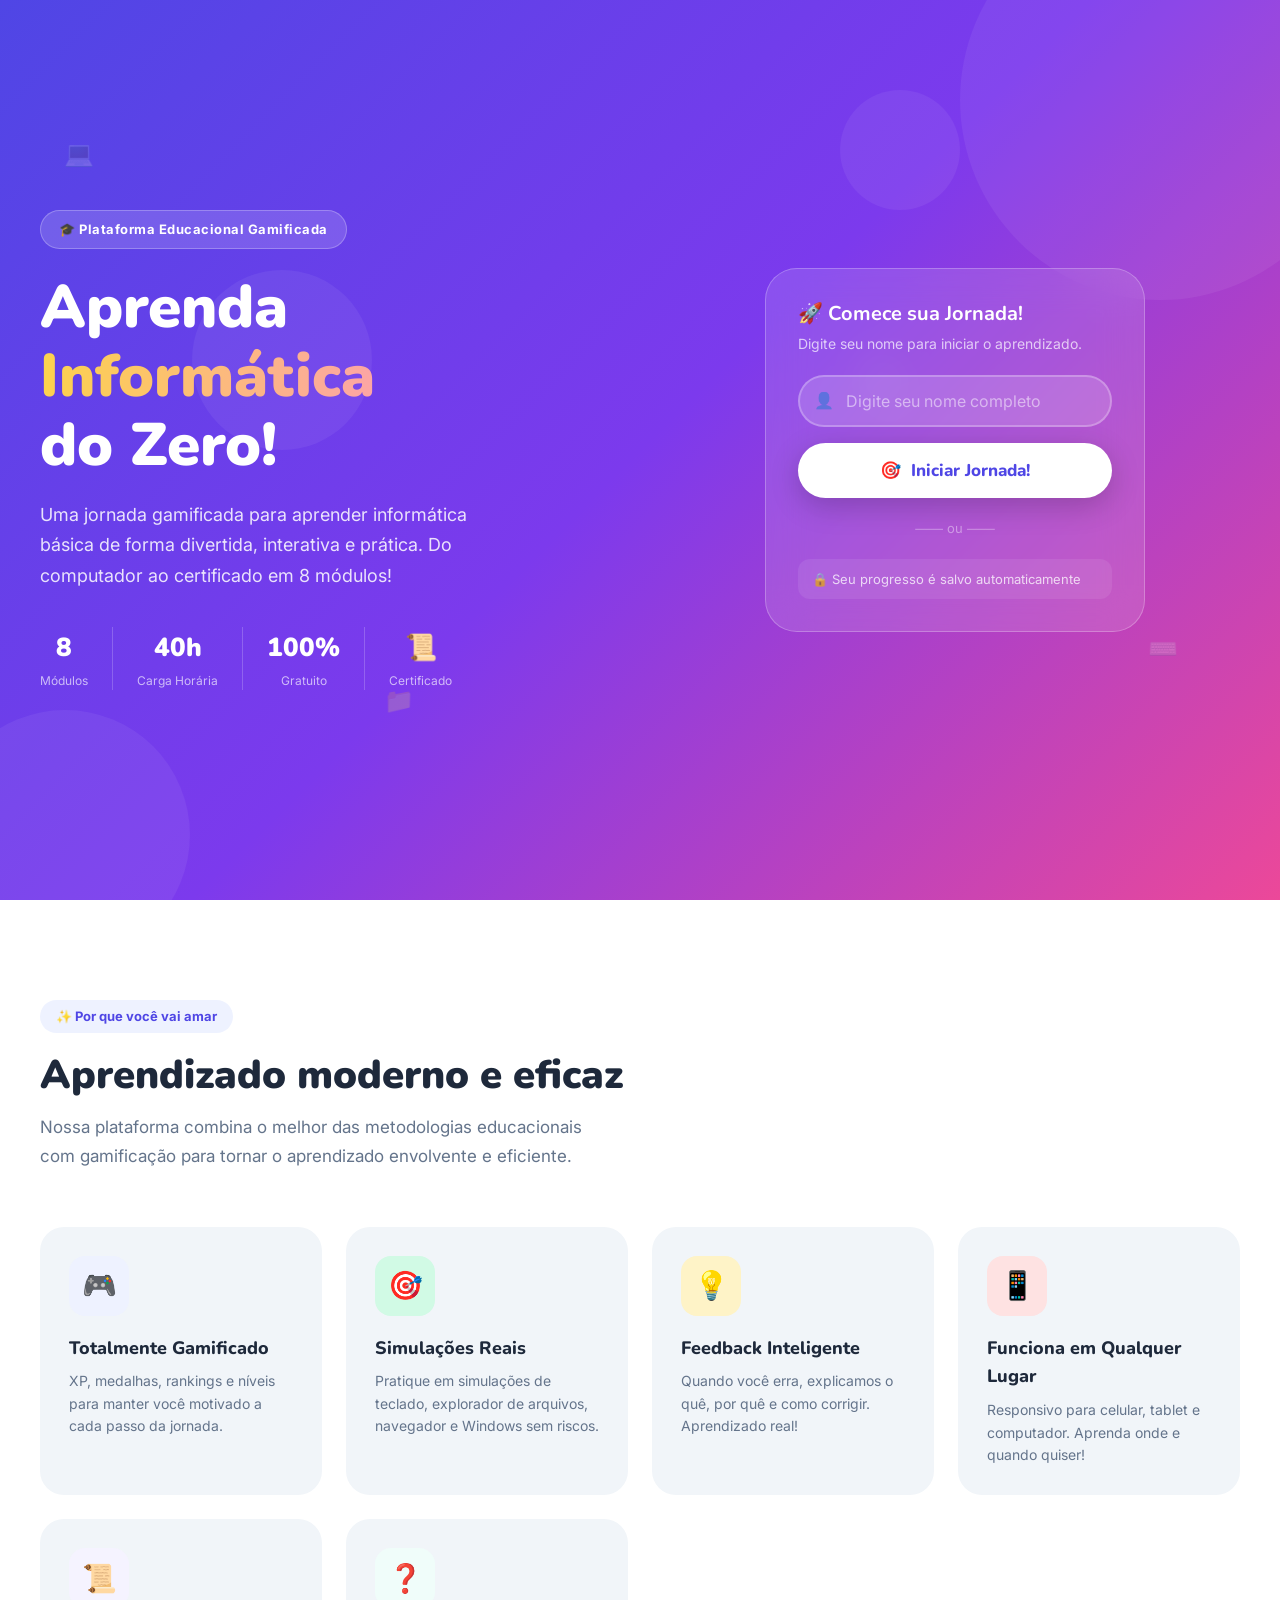
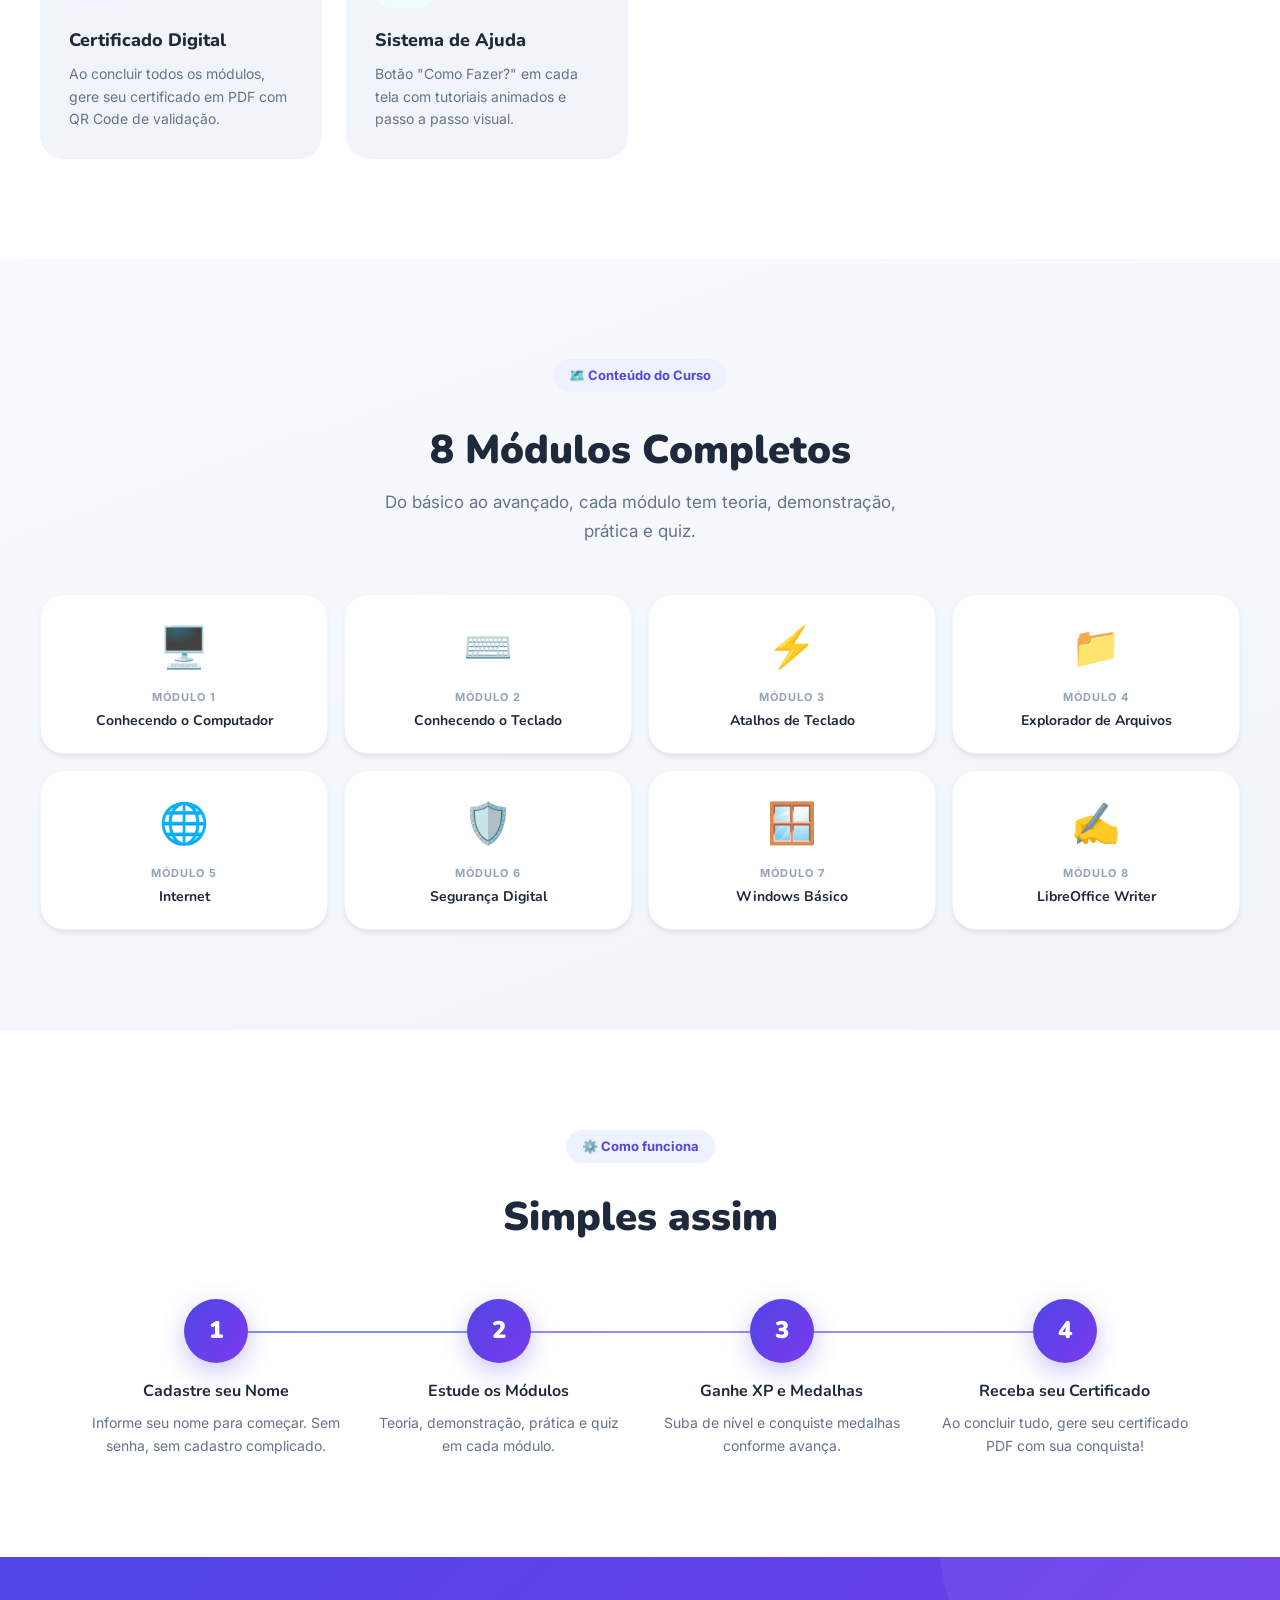
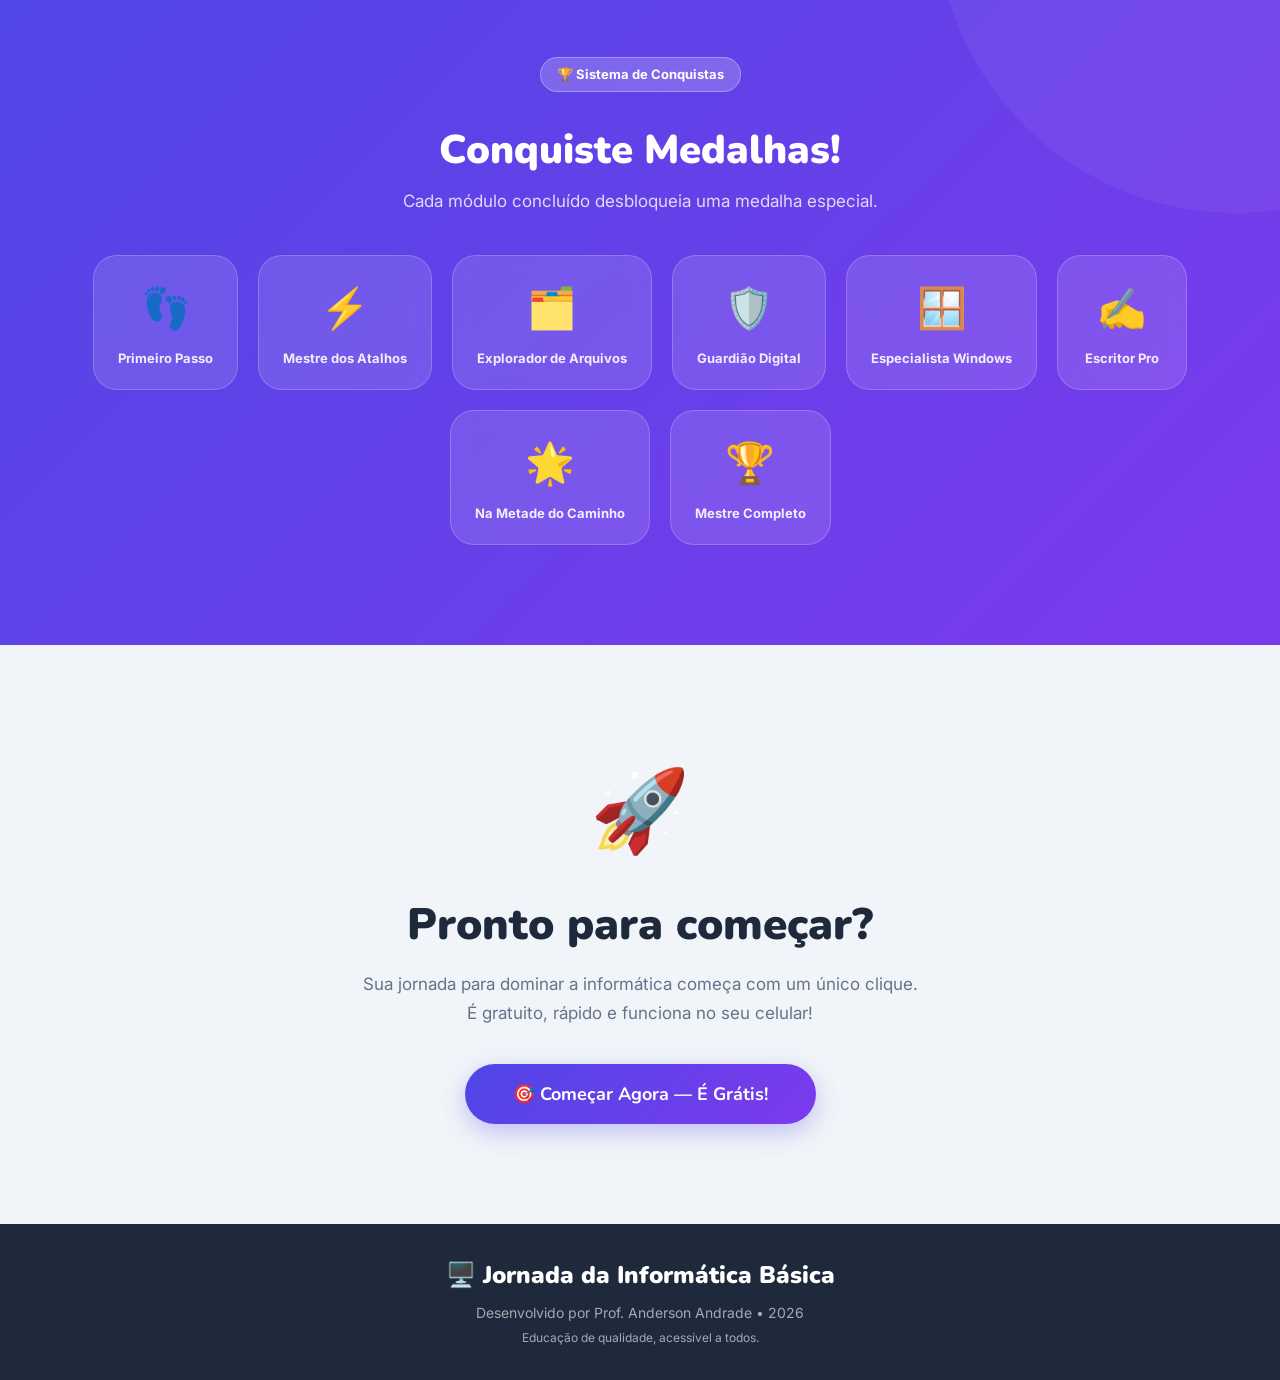
<file: modules/module7.html>
<!DOCTYPE html>
<html lang="pt-BR">
<head>
  <meta charset="UTF-8"/>
  <meta name="viewport" content="width=device-width, initial-scale=1.0"/>
  <title>Módulo 7 — Windows Básico</title>
  <link rel="stylesheet" href="https://cdnjs.cloudflare.com/ajax/libs/font-awesome/6.5.0/css/all.min.css"/>
  <link rel="stylesheet" href="../css/main.css"/>
  <style>
    body { background: var(--bg); }

    /* ===== SIMULADOR DO WINDOWS ===== */
    .win-sim-container {
      width: 100%; max-width: 800px; margin: 0 auto;
      border: 2px solid #CBD5E1; border-radius: 8px;
      overflow: hidden; box-shadow: 0 10px 30px rgba(0,0,0,0.2);
      height: 500px; position: relative; background: url('https://images.unsplash.com/photo-1558591710-4b4a1ae0f04d?auto=format&fit=crop&w=800&q=80') center/cover;
    }
    
    .desktop-icons {
      padding: 16px; display: flex; flex-direction: column; gap: 16px; align-items: flex-start;
    }
    .desktop-icon {
      width: 70px; display: flex; flex-direction: column; align-items: center; gap: 4px;
      padding: 8px; border-radius: 4px; cursor: pointer; color: white; text-shadow: 0 1px 2px rgba(0,0,0,0.8);
      border: 1px solid transparent; text-align: center;
    }
    .desktop-icon:hover { background: rgba(255,255,255,0.2); border-color: rgba(255,255,255,0.4); }
    .desktop-icon i { font-size: 32px; }
    .desktop-icon span { font-size: 11px; line-height: 1.2; }

    /* Barra de Tarefas */
    .taskbar {
      position: absolute; bottom: 0; left: 0; right: 0; height: 48px;
      background: rgba(30, 41, 59, 0.95); backdrop-filter: blur(10px);
      display: flex; align-items: center; padding: 0 8px; justify-content: space-between;
      z-index: 100;
    }
    .tb-left { display: flex; align-items: center; gap: 4px; }
    .tb-btn {
      width: 40px; height: 40px; display: flex; align-items: center; justify-content: center;
      border-radius: 4px; cursor: pointer; color: white; font-size: 20px; transition: 0.2s;
    }
    .tb-btn:hover { background: rgba(255,255,255,0.1); }
    .tb-btn.active { background: rgba(255,255,255,0.15); border-bottom: 2px solid #60A5FA; }
    .start-btn { color: #60A5FA; }

    .tb-right { display: flex; align-items: center; color: white; font-size: 12px; gap: 12px; padding-right: 8px;}
    
    /* Menu Iniciar */
    .start-menu {
      position: absolute; bottom: 56px; left: 8px; width: 320px; height: 400px;
      background: rgba(30, 41, 59, 0.95); backdrop-filter: blur(20px);
      border-radius: 8px; border: 1px solid rgba(255,255,255,0.1);
      box-shadow: 0 0 20px rgba(0,0,0,0.5); display: none; flex-direction: column;
      z-index: 99; overflow: hidden;
    }
    .start-menu.open { display: flex; animation: slideUp 0.2s ease; }
    .sm-search { padding: 16px; border-bottom: 1px solid rgba(255,255,255,0.1); }
    .sm-search input { width: 100%; padding: 8px 12px; border-radius: 4px; border: none; background: rgba(255,255,255,0.1); color: white; outline: none;}
    .sm-body { flex: 1; padding: 16px; overflow-y: auto; display: grid; grid-template-columns: repeat(3, 1fr); gap: 12px; align-content: start;}
    .sm-app { display: flex; flex-direction: column; align-items: center; gap: 8px; color: white; font-size: 11px; cursor: pointer; padding: 8px; border-radius: 4px; }
    .sm-app:hover { background: rgba(255,255,255,0.1); }
    .sm-app i { font-size: 24px; }
    .sm-footer { padding: 12px 16px; background: rgba(15, 23, 42, 0.5); display: flex; justify-content: space-between; align-items: center; border-top: 1px solid rgba(255,255,255,0.1); color: white;}

    @keyframes slideUp {
      from { transform: translateY(20px); opacity: 0; }
      to { transform: translateY(0); opacity: 1; }
    }

    /* Janela Simulada */
    .sim-window {
      position: absolute; top: 40px; left: 100px; width: 500px; height: 350px;
      background: white; border-radius: 8px; box-shadow: 0 10px 30px rgba(0,0,0,0.3);
      display: none; flex-direction: column; overflow: hidden; z-index: 50;
      border: 1px solid #CBD5E1;
    }
    .sw-titlebar {
      background: #F1F5F9; padding: 8px 12px; display: flex; justify-content: space-between; align-items: center;
      user-select: none; border-bottom: 1px solid #CBD5E1;
    }
    .sw-controls { display: flex; gap: 8px; }
    .sw-btn { width: 32px; height: 32px; display: flex; align-items: center; justify-content: center; border: none; background: transparent; cursor: pointer; font-size: 14px; border-radius: 4px; }
    .sw-btn:hover { background: #E2E8F0; }
    .sw-btn.close:hover { background: #EF4444; color: white; }
    .sw-content { flex: 1; padding: 24px; display: flex; align-items: center; justify-content: center; font-size: 24px; color: #64748B;}

    /* Missão UI */
    .mission-hud {
      background: var(--primary-ultra-light); border: 1px dashed var(--primary);
      padding: 16px; border-radius: var(--radius); margin-bottom: 20px;
      display: flex; align-items: center; justify-content: space-between;
    }
  </style>
</head>
<body>

  <nav class="module-nav">
    <a href="../dashboard.html" style="font-size:22px;text-decoration:none;" title="Dashboard">🏠</a>
    <div class="module-nav-title">🪟 Módulo 7 — Windows Básico</div>
    <div class="step-progress" id="step-progress"></div>
    <div class="step-label" id="step-label">Passo 1/4</div>
    <div class="xp-badge" style="font-size:13px;">⭐ <span id="nav-xp">0</span></div>
  </nav>

  <div class="module-container">
    <div id="step-content"></div>
  </div>

  <div class="module-footer">
    <div class="module-footer-info"><span id="footer-step">Passo 1 de 4</span></div>
    <div class="module-footer-actions">
      <button class="btn btn-ghost" id="btn-prev" onclick="prevStep()" style="display:none;">← Anterior</button>
      <button class="btn btn-primary" id="btn-next" onclick="nextStep()">Próximo →</button>
    </div>
  </div>

  <button class="help-fab" onclick="showHelp()">❓</button>
  <div class="modal-custom" id="help-modal">
    <div class="modal-box">
      <div class="modal-box-header">
        <h3 id="help-title">❓ Ajuda</h3>
        <button class="modal-close" onclick="closeHelp()">✕</button>
      </div>
      <div class="modal-box-body" id="help-body"></div>
      <div class="modal-box-footer"><button class="btn btn-primary" onclick="closeHelp()">Entendi!</button></div>
    </div>
  </div>

  <div id="toast-container"></div>
  <script src="../js/app.js"></script>
  <script>
    const MODULE_ID = 7;
    let currentStep = 0;
    let quizAnswers = {};
    let quizScore = 0;

    let simStage = 0; // 0=start, 1=open app, 2=minimize, 3=close
    const SIM_MISSIONS = [
      { text: '1. Clique no botão Iniciar (ícone do Windows na barra inferior).' },
      { text: '2. Abra o aplicativo "Calculadora".' },
      { text: '3. Minimize a janela (botão do traço - no topo direito).' },
      { text: '4. Restaure a janela pela barra de tarefas e FECHE (botão X vermelho).' }
    ];

    // QUIZ
    const QUIZ_QUESTIONS = [
      { question: 'Como é chamada a tela principal que aparece logo após ligar o Windows?', options: ['Painel de Controle', 'Área de Trabalho (Desktop)', 'Menu Iniciar', 'Barra de Tarefas'], correct: 1, explanation: 'Área de Trabalho (Desktop) é a sua "mesa" virtual, onde ficam os ícones principais.' },
      { question: 'Para que serve a Barra de Tarefas (a barra na parte inferior da tela)?', options: ['Apenas para mostrar as horas', 'Para mostrar os programas abertos e acessar atalhos rápidos', 'Para desligar o monitor', 'Para digitar textos'], correct: 1, explanation: 'Ela abriga o Menu Iniciar, os botões de programas que estão em uso, atalhos, relógio e volume.' },
      { question: 'O que faz o botão de "Minimizar" (-)?', options: ['Fecha o programa e você perde tudo', 'Deixa a janela bem pequena no meio da tela', 'Esconde a janela na Barra de Tarefas, mas o programa continua aberto', 'Desliga o computador'], correct: 2, explanation: 'Minimizar "esconde" a janela lá em baixo na Barra de Tarefas para você fazer outra coisa, sem fechar o app.' },
      { question: 'Onde você clica para Desligar ou Reiniciar o computador corretamente?', options: ['No botão Iniciar > Botão de Energia', 'Puxando o computador da tomada', 'No botão X vermelho das janelas', 'Pressionando a tecla Esc várias vezes'], correct: 0, explanation: 'Sempre desligue pelo Menu Iniciar para que o Windows salve tudo e não corrompa arquivos!' },
    ];

    const STEPS = [
      { title:'🖥️ A Área de Trabalho', render: renderStep1 },
      { title:'🪟 Menu e Janelas', render: renderStep2 },
      { title:'🎮 Prática do Windows', render: renderStep3 },
      { title:'✅ Quiz Final', render: renderStep4 },
    ];

    // ===== PASSO 1 =====
    function renderStep1() {
      return `
        <div class="module-section">
          <div class="module-section-hero" style="background:linear-gradient(135deg,#2563EB,#1E40AF);">
            <div class="hero-badge">🖥️ Interface — Passo 1 de 4</div>
            <h2>A Área de Trabalho e a Barra de Tarefas</h2>
            <p>Conhecendo sua "mesa" virtual.</p>
          </div>

          <div style="display:flex; flex-direction:column; gap:24px; margin-top:24px;">
            <div class="card">
              <div class="card-body" style="display:flex; gap:24px; align-items:center;">
                <div style="font-size:64px;">🖼️</div>
                <div>
                  <h3 style="margin-bottom:8px;">A Área de Trabalho (Desktop)</h3>
                  <p style="color:var(--text-secondary); line-height:1.5;">
                    Assim que você liga o computador, aparece a Área de Trabalho. É o fundo da tela (geralmente com uma foto bonita) onde você pode colocar atalhos de programas e arquivos que usa com frequência, igual a uma mesa de escritório real.
                  </p>
                </div>
              </div>
            </div>

            <div class="card">
              <div class="card-body" style="display:flex; gap:24px; align-items:center;">
                <div style="font-size:64px;">➖</div>
                <div>
                  <h3 style="margin-bottom:8px;">A Barra de Tarefas</h3>
                  <p style="color:var(--text-secondary); line-height:1.5;">
                    A barra longa na parte de baixo da tela. É o "painel de controle" rápido. Nela você encontra:
                  </p>
                  <ul style="margin-top:12px; margin-left:20px; color:var(--text-secondary);">
                    <li>O botão Iniciar (à esquerda).</li>
                    <li>Ícones de programas que estão <strong>abertos agora</strong>.</li>
                    <li>Notificações, Relógio e Volume (à direita).</li>
                  </ul>
                </div>
              </div>
            </div>
          </div>
        </div>
      `;
    }

    // ===== PASSO 2 =====
    function renderStep2() {
      return `
        <div class="module-section">
          <div class="module-section-hero" style="background:linear-gradient(135deg,#8B5CF6,#6D28D9);">
            <div class="hero-badge">🪟 Operação — Passo 2 de 4</div>
            <h2>O Menu Iniciar e as Janelas</h2>
            <p>O coração do Windows.</p>
          </div>

          <div style="margin-top:24px; display:grid; grid-template-columns:1fr 1fr; gap:20px;">
            <div class="card">
              <div class="card-body">
                <div style="font-size:40px; margin-bottom:12px;">🪟</div>
                <h3>Menu Iniciar</h3>
                <p style="color:var(--text-secondary); line-height:1.5; margin-top:8px;">
                  É a porta de entrada para tudo no computador. Ao clicar nele, você pode:
                </p>
                <ul style="margin-top:12px; margin-left:20px; color:var(--text-secondary); font-size:14px;">
                  <li>Procurar qualquer programa.</li>
                  <li>Acessar as Configurações.</li>
                  <li><strong>Desligar</strong> ou Reiniciar o computador da forma correta.</li>
                </ul>
              </div>
            </div>

            <div class="card">
              <div class="card-body">
                <div style="font-size:40px; margin-bottom:12px;">🔲</div>
                <h3>Controle de Janelas</h3>
                <p style="color:var(--text-secondary); line-height:1.5; margin-top:8px;">
                  Todo programa abre dentro de um quadrado chamado Janela. No canto superior direito existem 3 botões mágicos:
                </p>
                <div style="margin-top:16px; display:flex; flex-direction:column; gap:8px;">
                  <div style="display:flex; gap:12px; align-items:center; background:#F8FAFC; padding:8px; border-radius:4px;">
                    <button style="border:none;background:#CBD5E1;width:24px;height:24px;font-size:12px;">➖</button>
                    <span style="font-size:13px; color:#334155;"><strong>Minimizar:</strong> Esconde na barra de tarefas.</span>
                  </div>
                  <div style="display:flex; gap:12px; align-items:center; background:#F8FAFC; padding:8px; border-radius:4px;">
                    <button style="border:none;background:#CBD5E1;width:24px;height:24px;font-size:12px;">🔲</button>
                    <span style="font-size:13px; color:#334155;"><strong>Maximizar:</strong> Preenche a tela toda.</span>
                  </div>
                  <div style="display:flex; gap:12px; align-items:center; background:#FEF2F2; padding:8px; border-radius:4px;">
                    <button style="border:none;background:#EF4444;color:white;width:24px;height:24px;font-size:12px;">❌</button>
                    <span style="font-size:13px; color:#991B1B;"><strong>Fechar:</strong> Encerra o programa.</span>
                  </div>
                </div>
              </div>
            </div>
          </div>
        </div>
      `;
    }

    // ===== PASSO 3: SIMULADOR =====
    function renderStep3() {
      simStage = 0;
      return `
        <div class="module-section">
          <div class="module-section-hero" style="background:linear-gradient(135deg,#10B981,#059669);">
            <div class="hero-badge">🎮 Simulação — Passo 3 de 4</div>
            <h2>Treinamento Prático</h2>
            <p>Use o Windows simulado abaixo para completar as tarefas.</p>
          </div>

          <div class="mission-hud" id="mission-hud" style="margin-top:24px;">
            <div>
              <div style="font-size:12px; font-weight:700; color:var(--primary); text-transform:uppercase;">Missão Atual</div>
              <div style="font-size:18px; font-weight:800; color:var(--primary-dark);" id="mission-text">${SIM_MISSIONS[0].text}</div>
            </div>
            <div style="font-size:32px;">🎯</div>
          </div>

          <div class="win-sim-container" id="win-desktop" onclick="closeStartMenu()">
            
            <div class="desktop-icons">
              <div class="desktop-icon">
                <i class="fa-solid fa-trash-can"></i>
                <span>Lixeira</span>
              </div>
              <div class="desktop-icon">
                <i class="fa-solid fa-folder"></i>
                <span>Meus Docs</span>
              </div>
            </div>

            <!-- Janela do App -->
            <div class="sim-window" id="sim-app">
              <div class="sw-titlebar">
                <div style="font-size:13px;"><i class="fa-solid fa-calculator" style="margin-right:6px;"></i> Calculadora</div>
                <div class="sw-controls">
                  <button class="sw-btn" onclick="simMinimize()">➖</button>
                  <button class="sw-btn">🔲</button>
                  <button class="sw-btn close" onclick="simClose()">❌</button>
                </div>
              </div>
              <div class="sw-content">
                Calculadora Aberta!
              </div>
            </div>

            <!-- Menu Iniciar -->
            <div class="start-menu" id="start-menu" onclick="event.stopPropagation()">
              <div class="sm-search">
                <input type="text" placeholder="Pesquisar aplicativos e arquivos">
              </div>
              <div class="sm-body">
                <div class="sm-app" onclick="simOpenApp()">
                  <i class="fa-solid fa-calculator" style="color:#60A5FA;"></i>
                  <span>Calculadora</span>
                </div>
                <div class="sm-app">
                  <i class="fa-solid fa-envelope" style="color:#F87171;"></i>
                  <span>E-mail</span>
                </div>
                <div class="sm-app">
                  <i class="fa-solid fa-camera" style="color:#34D399;"></i>
                  <span>Câmera</span>
                </div>
              </div>
              <div class="sm-footer">
                <div style="display:flex;align-items:center;gap:8px;"><i class="fa-solid fa-user-circle"></i> Aluno</div>
                <i class="fa-solid fa-power-off" style="cursor:pointer;" title="Desligar"></i>
              </div>
            </div>

            <!-- Barra de Tarefas -->
            <div class="taskbar" onclick="event.stopPropagation()">
              <div class="tb-left">
                <div class="tb-btn start-btn" onclick="toggleStartMenu()" id="btn-start">
                  <i class="fa-brands fa-windows"></i>
                </div>
                <div class="tb-btn" id="tb-app-icon" style="display:none;" onclick="simRestoreApp()">
                  <i class="fa-solid fa-calculator"></i>
                </div>
              </div>
              <div class="tb-right">
                <i class="fa-solid fa-wifi"></i>
                <i class="fa-solid fa-volume-high"></i>
                <div style="text-align:right;">
                  14:30<br>24/06/2026
                </div>
              </div>
            </div>

          </div>
        </div>
      `;
    }

    // Lógica do Simulador
    function updateSimMission() {
      if (simStage < SIM_MISSIONS.length) {
        document.getElementById('mission-text').textContent = SIM_MISSIONS[simStage].text;
      } else {
        document.getElementById('mission-hud').style.background = 'var(--success-light)';
        document.getElementById('mission-hud').style.borderColor = 'var(--success)';
        document.getElementById('mission-text').textContent = '✅ Todas as missões cumpridas!';
        App.playSound('correct');
        App.showToast('success', 'Perfeito!', 'Você dominou o básico do Windows!');
        App.completeStep(MODULE_ID, 2, 20); // bônus
        document.getElementById('btn-next').style.display = 'inline-flex';
      }
    }

    function toggleStartMenu() {
      App.playSound('click');
      const menu = document.getElementById('start-menu');
      menu.classList.toggle('open');
      
      if (simStage === 0 && menu.classList.contains('open')) {
        simStage = 1;
        updateSimMission();
      }
    }

    function closeStartMenu() {
      document.getElementById('start-menu').classList.remove('open');
    }

    function simOpenApp() {
      App.playSound('click');
      closeStartMenu();
      const win = document.getElementById('sim-app');
      win.style.display = 'flex';
      
      const tbIcon = document.getElementById('tb-app-icon');
      tbIcon.style.display = 'flex';
      tbIcon.classList.add('active');

      if (simStage === 1) {
        simStage = 2;
        updateSimMission();
      }
    }

    function simMinimize() {
      App.playSound('click');
      document.getElementById('sim-app').style.display = 'none';
      document.getElementById('tb-app-icon').classList.remove('active');

      if (simStage === 2) {
        simStage = 3;
        updateSimMission();
      }
    }

    function simRestoreApp() {
      if (simStage !== 3) return; // Só deixa restaurar se estiver na missão certa
      App.playSound('click');
      document.getElementById('sim-app').style.display = 'flex';
      document.getElementById('tb-app-icon').classList.add('active');
    }

    function simClose() {
      if (simStage !== 3) return;
      App.playSound('click');
      document.getElementById('sim-app').style.display = 'none';
      document.getElementById('tb-app-icon').style.display = 'none';
      simStage = 4;
      updateSimMission();
    }


    // ===== PASSO 4: QUIZ =====
    function renderStep4() {
      const questionIndex = Object.keys(quizAnswers).length;
      if (questionIndex >= QUIZ_QUESTIONS.length) return renderQuizResult();
      const q = QUIZ_QUESTIONS[questionIndex];
      const letters = ['A','B','C','D'];
      return `
        <div class="module-section">
          <div class="module-section-hero" style="background:linear-gradient(135deg,#059669,#047857);">
            <div class="hero-badge">✅ Quiz — Passo 4 de 4</div>
            <h2>Teste do Windows!</h2>
          </div>
          <div style="max-width:620px;margin:0 auto;">
            <div class="quiz-progress">
              <div class="quiz-progress-bar"><div class="quiz-progress-fill" style="width:${(questionIndex/QUIZ_QUESTIONS.length)*100}%"></div></div>
              <span style="font-size:14px;font-weight:700;color:var(--text-secondary);">${questionIndex+1}/${QUIZ_QUESTIONS.length}</span>
            </div>
            <div class="card">
              <div class="card-body" style="padding:28px;">
                <div class="quiz-question">${q.question}</div>
                <div class="quiz-options">
                  ${q.options.map((opt,i)=>`
                    <div class="quiz-option" id="option-${i}" onclick="answerQuiz(${questionIndex},${i})">
                      <div class="quiz-letter">${letters[i]}</div><span>${opt}</span>
                    </div>
                  `).join('')}
                </div>
                <div class="quiz-feedback" id="quiz-feedback"><span class="quiz-feedback-icon"></span><div class="quiz-feedback-text"></div></div>
              </div>
            </div>
          </div>
        </div>
      `;
    }

    function renderQuizResult() {
      const pct = Math.round((quizScore / QUIZ_QUESTIONS.length) * 100);
      const stars = pct>=80?3:pct>=60?2:1;
      return `
        <div class="module-section" style="text-align:center;">
          <div class="card" style="max-width:500px;margin:40px auto;padding:40px 32px;">
            <div style="font-size:72px;margin-bottom:16px;">${pct>=80?'🏆':pct>=60?'🌟':'📚'}</div>
            <h2>${pct>=80?'Mestre do Windows!':pct>=60?'Muito Bem!':'Continue Praticando!'}</h2>
            <div style="font-size:48px;font-weight:900;font-family:var(--font-heading);color:var(--primary);margin:16px 0;">${pct}%</div>
            <div style="color:var(--text-secondary);margin-bottom:20px;">Acertou ${quizScore} de ${QUIZ_QUESTIONS.length}</div>
            <div class="stars-row">${Array.from({length:3},(_,i)=>`<span class="star-item" style="color:${i<stars?'#F59E0B':'#E2E8F0'}">${i<stars?'⭐':'☆'}</span>`).join('')}</div>
            <button class="btn btn-success btn-lg" style="margin-top:24px;" onclick="finishModule()">🚀 Concluir Módulo! +80 XP</button>
          </div>
        </div>
      `;
    }

    // LÓGICA BASE
    function answerQuiz(qIdx, optIdx) {
      const q = QUIZ_QUESTIONS[qIdx];
      document.querySelectorAll('.quiz-option').forEach(o => o.classList.add('disabled'));
      const correct = optIdx === q.correct;
      if (correct) quizScore++;
      quizAnswers[qIdx] = { selected: optIdx, correct: q.correct };
      document.getElementById(`option-${optIdx}`).classList.add(correct?'correct':'incorrect');
      if (!correct) document.getElementById(`option-${q.correct}`).classList.add('correct');
      const fb = document.getElementById('quiz-feedback');
      fb.innerHTML = `<span class="quiz-feedback-icon">${correct?'✅':'❌'}</span><div class="quiz-feedback-text"><strong>${correct?'Correto! 🎉':'Oops!'}</strong><div style="margin-top:4px;">${q.explanation}</div></div>`;
      fb.className = `quiz-feedback show ${correct?'correct':'incorrect'}`;
      App.playSound(correct?'correct':'incorrect');
      setTimeout(renderCurrentStep, 2200);
    }
    function finishModule() {
      const pct = Math.round((quizScore/QUIZ_QUESTIONS.length)*100);
      App.saveQuizScore(MODULE_ID, pct);
      App.completeModule(MODULE_ID, pct);
      App.showModuleComplete(MODULE_ID, pct);
    }
    function renderCurrentStep() {
      document.getElementById('step-content').innerHTML = STEPS[currentStep].render();
      let html = '';
      STEPS.forEach((_,i) => {
        html += `<div class="step-dot ${i<currentStep?'done':i===currentStep?'active':'pending'}"></div>`;
        if (i<STEPS.length-1) html += `<div class="step-line ${i<currentStep?'done':''}"></div>`;
      });
      document.getElementById('step-progress').innerHTML = html;
      document.getElementById('step-label').textContent = `Passo ${currentStep+1}/${STEPS.length}`;
      document.getElementById('footer-step').textContent = `Passo ${currentStep+1} de ${STEPS.length}: ${STEPS[currentStep].title}`;
      document.getElementById('btn-prev').style.display = currentStep>0?'inline-flex':'none';
      document.getElementById('btn-next').style.display = (currentStep===3 && Object.keys(quizAnswers).length>=QUIZ_QUESTIONS.length) || (currentStep===2 && simStage < SIM_MISSIONS.length)?'none':'inline-flex';
      const state = App.loadState();
      if (state) document.getElementById('nav-xp').textContent = state.totalXP||0;
    }
    function nextStep() {
      if (currentStep < STEPS.length-1) {
        if (currentStep < 2) App.completeStep(MODULE_ID, currentStep, 10);
        currentStep++;
        renderCurrentStep();
        window.scrollTo({top:0,behavior:'smooth'});
        App.playSound('click');
      }
    }
    function prevStep() { if (currentStep>0) { currentStep--; renderCurrentStep(); window.scrollTo({top:0,behavior:'smooth'}); } }

    const HELPS = [
      {title:'❓ Área de Trabalho e Barra de Tarefas',body:'Pense nisso como sua mesa de escritório. Área de Trabalho é o fundo da tela. Barra de Tarefas é a barrinha preta ou branca que fica colada lá embaixo.'},
      {title:'❓ Janelas',body:'Se o programa está atrapalhando mas você quer continuar usando depois, clique no traço (-) para Minimizar. Se quer fechar de vez, clique no (X) vermelho.'},
      {title:'❓ Simulador',body:'Siga as instruções na tela. O botão Iniciar fica na barra preta inferior, à esquerda (ícone de janelinha). Clique nele!'},
      {title:'❓ Quiz',body:'Responda as perguntas baseadas no que aprendeu. Boa sorte!'}
    ];
    function showHelp() {
      const h = HELPS[currentStep]||HELPS[0];
      document.getElementById('help-title').innerHTML = h.title;
      document.getElementById('help-body').innerHTML = h.body;
      document.getElementById('help-modal').classList.add('active');
    }
    function closeHelp() { document.getElementById('help-modal').classList.remove('active'); }

    document.addEventListener('DOMContentLoaded', () => {
      App.requireStudent();
      const progress = App.getModuleProgress(MODULE_ID);
      currentStep = Math.min(progress.currentStep||0, STEPS.length-1);
      if (progress.quizScore>0) { for(let i=0;i<QUIZ_QUESTIONS.length;i++) quizAnswers[i]=true; quizScore=Math.round((progress.quizScore/100)*QUIZ_QUESTIONS.length); simStage = SIM_MISSIONS.length; }
      renderCurrentStep();
    });
  </script>
</body>
</html>
</file>
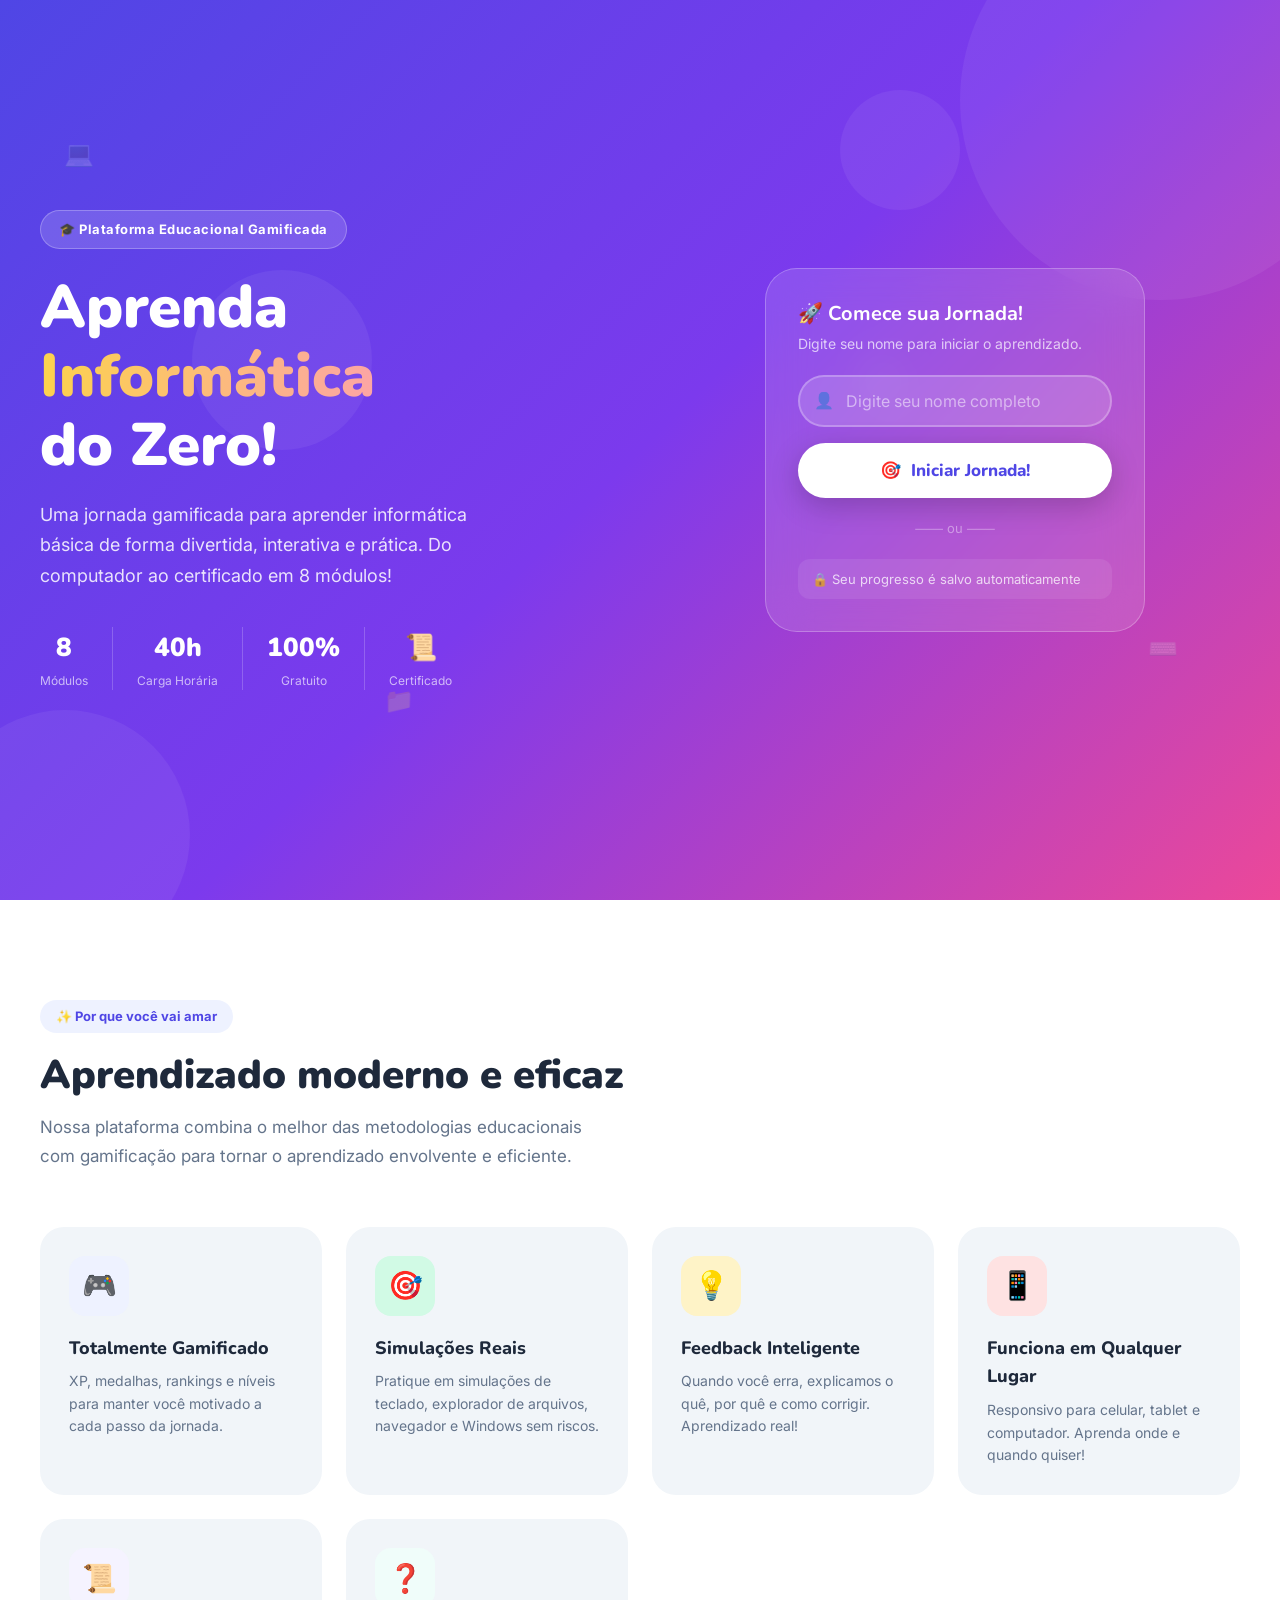
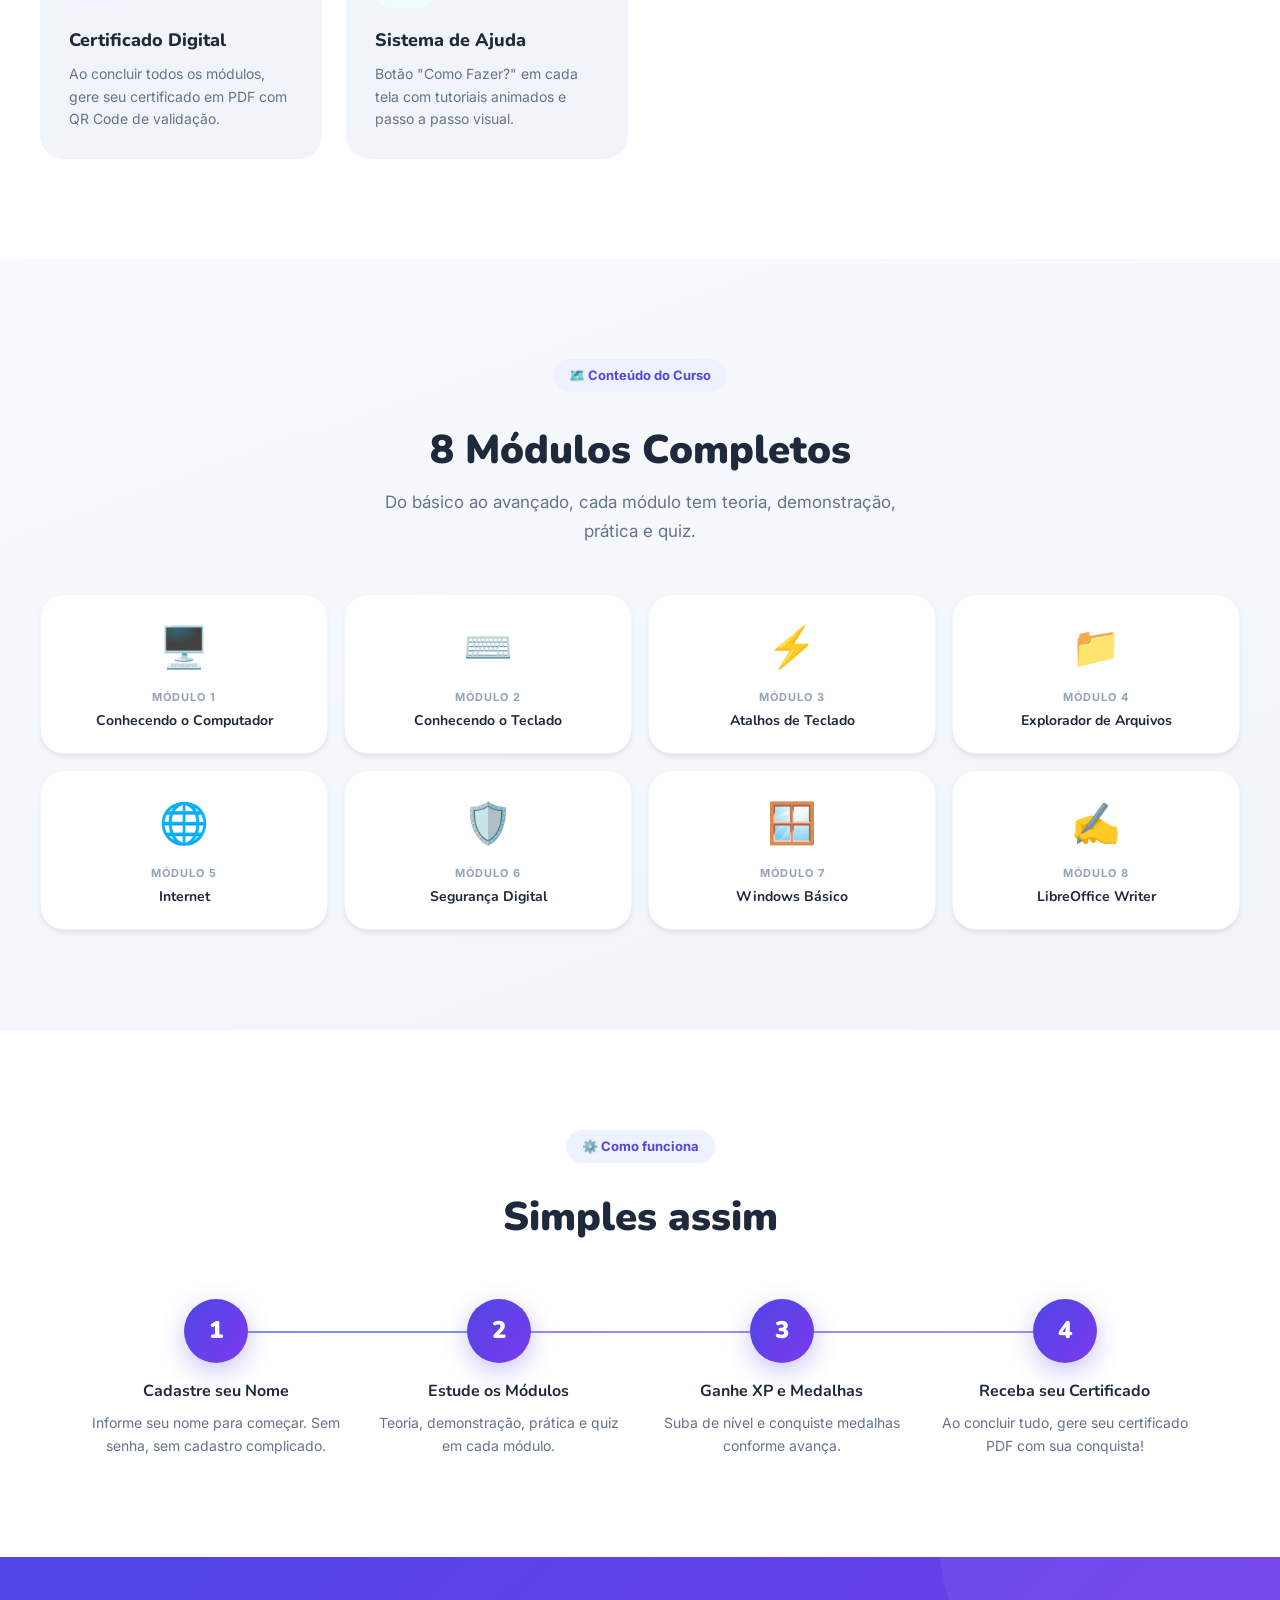
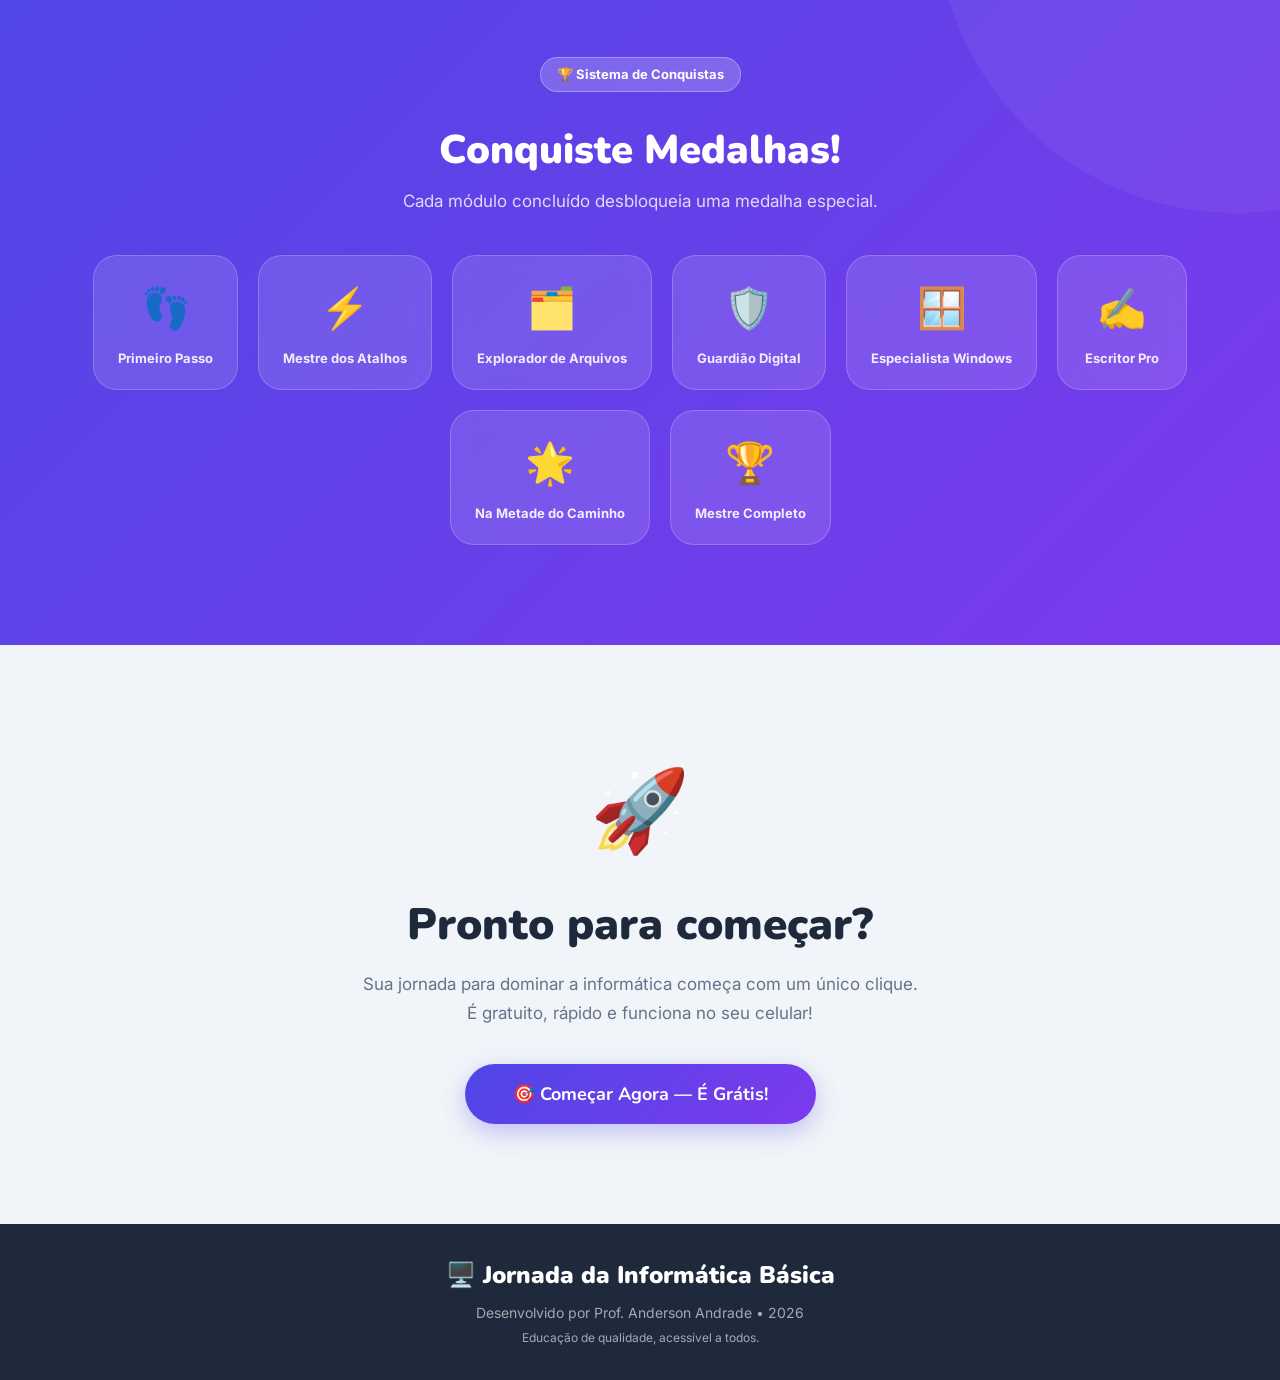
<file: modules/module8.html>
<!DOCTYPE html>
<html lang="pt-BR">
<head>
  <meta charset="UTF-8"/>
  <meta name="viewport" content="width=device-width, initial-scale=1.0"/>
  <title>Módulo 8 — Ferramentas Essenciais</title>
  <link rel="stylesheet" href="https://cdnjs.cloudflare.com/ajax/libs/font-awesome/6.5.0/css/all.min.css"/>
  <link rel="stylesheet" href="../css/main.css"/>
  <style>
    body { background: var(--bg); }

    /* ===== ICONES DE FERRAMENTAS ===== */
    .tools-grid {
      display: grid; grid-template-columns: repeat(auto-fit, minmax(250px, 1fr)); gap: 24px; margin-top: 24px;
    }
    .tool-card {
      background: white; border: 1px solid #CBD5E1; border-radius: var(--radius-lg);
      padding: 24px; display: flex; flex-direction: column; align-items: center; text-align: center;
      transition: var(--transition);
    }
    .tool-card:hover { transform: translateY(-4px); box-shadow: var(--shadow-md); border-color: var(--primary-light); }
    .tool-icon {
      width: 64px; height: 64px; border-radius: 16px; display: flex; align-items: center; justify-content: center;
      font-size: 32px; color: white; margin-bottom: 16px;
    }
    
    .icon-word { background: #2B579A; }
    .icon-excel { background: #217346; }
    .icon-ppt { background: #B7472A; }
    .icon-pdf { background: #F40F02; }

    /* ===== COMPARADOR OFFLINE VS CLOUD ===== */
    .compare-box {
      display: flex; gap: 24px; margin-top: 24px; background: white; border: 1px solid #CBD5E1;
      border-radius: var(--radius-lg); padding: 24px; flex-wrap: wrap;
    }
    .compare-side { flex: 1; min-width: 250px; }
    .compare-side h4 { display: flex; align-items: center; gap: 8px; margin-bottom: 16px; font-size: 18px; }
    .compare-list { list-style: none; padding: 0; margin: 0; color: var(--text-secondary); line-height: 1.6; }
    .compare-list li { display: flex; align-items: flex-start; gap: 8px; margin-bottom: 8px; }
    .compare-list li i { margin-top: 4px; }

  </style>
</head>
<body>

  <nav class="module-nav">
    <a href="../dashboard.html" style="font-size:22px;text-decoration:none;" title="Dashboard">🏠</a>
    <div class="module-nav-title">🛠️ Módulo 8 — Ferramentas Essenciais</div>
    <div class="step-progress" id="step-progress"></div>
    <div class="step-label" id="step-label">Passo 1/4</div>
    <div class="xp-badge" style="font-size:13px;">⭐ <span id="nav-xp">0</span></div>
  </nav>

  <div class="module-container">
    <div id="step-content"></div>
  </div>

  <div class="module-footer">
    <div class="module-footer-info"><span id="footer-step">Passo 1 de 4</span></div>
    <div class="module-footer-actions">
      <button class="btn btn-ghost" id="btn-prev" onclick="prevStep()" style="display:none;">← Anterior</button>
      <button class="btn btn-primary" id="btn-next" onclick="nextStep()">Próximo →</button>
    </div>
  </div>

  <button class="help-fab" onclick="showHelp()">❓</button>
  <div class="modal-custom" id="help-modal">
    <div class="modal-box">
      <div class="modal-box-header">
        <h3 id="help-title">❓ Ajuda</h3>
        <button class="modal-close" onclick="closeHelp()">✕</button>
      </div>
      <div class="modal-box-body" id="help-body"></div>
      <div class="modal-box-footer"><button class="btn btn-primary" onclick="closeHelp()">Entendi!</button></div>
    </div>
  </div>

  <div id="toast-container"></div>
  <script src="../js/app.js"></script>
  <script>
    const MODULE_ID = 8;
    let currentStep = 0;
    let quizAnswers = {};
    let quizScore = 0;

    // QUIZ
    const QUIZ_QUESTIONS = [
      { question: 'Qual ferramenta é a mais indicada para redigir um contrato ou um currículo?', options: ['Excel / Google Sheets', 'Word / Google Docs', 'PowerPoint / Google Slides', 'Bloco de Notas'], correct: 1, explanation: 'O Word (ou Google Docs) é um Processador de Texto, feito exatamente para documentos complexos, com formatação, margens e imagens.' },
      { question: 'Por que o formato PDF é tão usado para enviar documentos (como boletos ou currículos)?', options: ['Porque é o único formato que aceita fotos.', 'Porque ele "trava" o design do documento. Quem recebe vê exatamente o que você fez, e não consegue editar o texto facilmente.', 'Porque ele traduz o texto automaticamente.', 'Porque ele sempre deixa o arquivo menor.'], correct: 1, explanation: 'PDF significa Formato de Documento Portátil. Ele garante que a formatação não vai quebrar se a pessoa abrir no celular ou em outro computador.' },
      { question: 'Se você precisa controlar os gastos mensais da sua casa fazendo contas automáticas, qual programa usar?', options: ['Word', 'PowerPoint', 'Excel / Planilhas Google', 'WhatsApp'], correct: 2, explanation: 'O Excel (Planilha) é a ferramenta certa para tabelas, números, controle financeiro e cálculos automáticos.' },
      { question: 'O que significa criar um documento "na nuvem" (ex: Google Docs)?', options: ['Que o documento só funciona em dias de chuva.', 'Que o documento está salvo na internet e você pode abrir de qualquer computador, sem precisar de um pen drive.', 'Que o documento vai sumir depois de 24 horas.', 'Que você precisa imprimir o documento para salvar.'], correct: 1, explanation: 'Ferramentas na nuvem salvam seus arquivos em servidores da internet, permitindo acesso de qualquer lugar.' },
    ];

    const STEPS = [
      { title:'📝 Pacote Office e Similares', render: renderStep1 },
      { title:'📄 O Mundo dos PDFs', render: renderStep2 },
      { title:'☁️ Ferramentas na Nuvem', render: renderStep3 },
      { title:'✅ Quiz Final', render: renderStep4 },
    ];

    // ===== PASSO 1 =====
    function renderStep1() {
      return `
        <div class="module-section">
          <div class="module-section-hero" style="background:linear-gradient(135deg,#D97706,#B45309);">
            <div class="hero-badge">📝 Produtividade — Passo 1 de 4</div>
            <h2>O "Trio de Ouro" do Escritório</h2>
            <p>Seja no trabalho ou nos estudos, você precisa dominar estes três tipos de programas.</p>
          </div>

          <div class="tools-grid">
            <div class="tool-card">
              <div class="tool-icon icon-word"><i class="fa-solid fa-file-word"></i></div>
              <h3 style="margin-bottom:8px;">Processadores de Texto</h3>
              <p style="color:var(--text-secondary); font-size:14px; margin-bottom:12px;">
                Para criar documentos, currículos, contratos e relatórios. Você pode formatar letras, mudar cores e adicionar fotos.
              </p>
              <div style="font-size:12px; font-weight:bold; color:var(--text-muted); background:#F1F5F9; padding:4px 12px; border-radius:12px;">
                Ex: Microsoft Word, Google Docs
              </div>
            </div>

            <div class="tool-card">
              <div class="tool-icon icon-excel"><i class="fa-solid fa-file-excel"></i></div>
              <h3 style="margin-bottom:8px;">Planilhas Eletrônicas</h3>
              <p style="color:var(--text-secondary); font-size:14px; margin-bottom:12px;">
                Para lidar com números. Tabelas que fazem contas sozinhas! Ótimo para controle financeiro, listas de alunos ou estoques.
              </p>
              <div style="font-size:12px; font-weight:bold; color:var(--text-muted); background:#F1F5F9; padding:4px 12px; border-radius:12px;">
                Ex: Microsoft Excel, Google Sheets
              </div>
            </div>

            <div class="tool-card">
              <div class="tool-icon icon-ppt"><i class="fa-solid fa-file-powerpoint"></i></div>
              <h3 style="margin-bottom:8px;">Apresentações</h3>
              <p style="color:var(--text-secondary); font-size:14px; margin-bottom:12px;">
                Para mostrar suas ideias em um telão ou em reuniões online. Você cria "slides" com tópicos, imagens e animações.
              </p>
              <div style="font-size:12px; font-weight:bold; color:var(--text-muted); background:#F1F5F9; padding:4px 12px; border-radius:12px;">
                Ex: PowerPoint, Google Slides
              </div>
            </div>
          </div>
        </div>
      `;
    }

    // ===== PASSO 2 =====
    function renderStep2() {
      return `
        <div class="module-section">
          <div class="module-section-hero" style="background:linear-gradient(135deg,#EF4444,#B91C1C);">
            <div class="hero-badge">📄 Documentos — Passo 2 de 4</div>
            <h2>O Formato PDF</h2>
            <p>O melhor amigo de quem precisa enviar um documento importante.</p>
          </div>

          <div style="margin-top:24px; display:flex; gap:24px; flex-wrap:wrap;">
            <div style="flex:1; min-width:300px;">
              <h3 style="font-size:22px; margin-bottom:16px;">Por que o PDF é tão famoso?</h3>
              <p style="color:var(--text-secondary); line-height:1.6; margin-bottom:16px;">
                Imagine que você fez um currículo lindo no Word, usando uma fonte especial que você baixou. Você envia o arquivo do Word (.docx) para uma empresa.
              </p>
              <p style="color:var(--text-secondary); line-height:1.6; margin-bottom:16px;">
                O computador da empresa não tem a sua fonte especial. Quando eles abrem, o currículo fica todo "quebrado", desconfigurado, e textos pulam para a página seguinte.
              </p>
              <div style="background:#FEF2F2; border-left:4px solid #EF4444; padding:16px; border-radius:0 8px 8px 0;">
                <p style="color:#991B1B; font-weight:bold; margin-bottom:8px;">O PDF resolve isso!</p>
                <p style="color:#7F1D1D; font-size:14px;">
                  Ele "tira uma foto" do seu documento. O formato fica "congelado". A pessoa que recebe vai ver EXATAMENTE a mesma coisa que você viu, seja no celular, no Mac ou no Windows.
                </p>
              </div>
            </div>

            <div class="card" style="flex:0 0 300px;">
              <div class="card-body" style="text-align:center;">
                <div class="tool-icon icon-pdf" style="margin:0 auto 16px;"><i class="fa-solid fa-file-pdf"></i></div>
                <h4 style="margin-bottom:16px;">Regra de Ouro:</h4>
                <div style="text-align:left; color:var(--text-secondary); font-size:14px; line-height:1.5;">
                  <strong>1.</strong> Escreva o documento no Word.<br><br>
                  <strong>2.</strong> Quando estiver pronto para enviar, clique em <code>Arquivo > Salvar como</code> e escolha <strong>PDF</strong>.<br><br>
                  <strong>3.</strong> Envie o PDF por e-mail ou WhatsApp!
                </div>
              </div>
            </div>
          </div>
        </div>
      `;
    }

    // ===== PASSO 3 =====
    function renderStep3() {
      return `
        <div class="module-section">
          <div class="module-section-hero" style="background:linear-gradient(135deg,#3B82F6,#1D4ED8);">
            <div class="hero-badge">☁️ Tecnologia — Passo 3 de 4</div>
            <h2>A Revolução da Nuvem (Cloud)</h2>
            <p>Trabalhando de qualquer lugar, sem instalar nada.</p>
          </div>

          <div class="compare-box">
            <div class="compare-side" style="border-right: 1px solid #E2E8F0; padding-right:24px;">
              <h4 style="color:#475569;"><i class="fa-solid fa-computer"></i> Programas Instalados</h4>
              <ul class="compare-list">
                <li><i class="fa-solid fa-xmark" style="color:#EF4444;"></i> O programa fica pesado no seu computador.</li>
                <li><i class="fa-solid fa-xmark" style="color:#EF4444;"></i> Você precisa comprar uma licença (cara).</li>
                <li><i class="fa-solid fa-xmark" style="color:#EF4444;"></i> Se não salvar toda hora e faltar energia, perde tudo.</li>
                <li><i class="fa-solid fa-xmark" style="color:#EF4444;"></i> O arquivo fica preso no seu HD. Precisa de pen drive para levar a outro PC.</li>
              </ul>
            </div>

            <div class="compare-side" style="padding-left:24px;">
              <h4 style="color:#2563EB;"><i class="fa-solid fa-cloud"></i> Ferramentas na Nuvem</h4>
              <ul class="compare-list">
                <li><i class="fa-solid fa-check" style="color:#10B981;"></i> Funciona direto no navegador (Chrome). Não instala nada.</li>
                <li><i class="fa-solid fa-check" style="color:#10B981;"></i> Maioria é gratuita (Google Docs, Google Sheets).</li>
                <li><i class="fa-solid fa-check" style="color:#10B981;"></i> Salva automaticamente a cada letra que você digita.</li>
                <li><i class="fa-solid fa-check" style="color:#10B981;"></i> Você entra no site, põe seu e-mail e seus arquivos estão lá, até no celular!</li>
                <li><i class="fa-solid fa-check" style="color:#10B981;"></i> Várias pessoas podem editar o mesmo arquivo ao mesmo tempo.</li>
              </ul>
            </div>
          </div>

        </div>
      `;
    }

    // ===== PASSO 4: QUIZ E FINAL =====
    function renderStep4() {
      const questionIndex = Object.keys(quizAnswers).length;
      if (questionIndex >= QUIZ_QUESTIONS.length) return renderQuizResult();
      const q = QUIZ_QUESTIONS[questionIndex];
      const letters = ['A','B','C','D'];
      return `
        <div class="module-section">
          <div class="module-section-hero" style="background:linear-gradient(135deg,#059669,#047857);">
            <div class="hero-badge">✅ Quiz — Passo 4 de 4</div>
            <h2>O Último Teste!</h2>
          </div>
          <div style="max-width:620px;margin:0 auto;">
            <div class="quiz-progress">
              <div class="quiz-progress-bar"><div class="quiz-progress-fill" style="width:${(questionIndex/QUIZ_QUESTIONS.length)*100}%"></div></div>
              <span style="font-size:14px;font-weight:700;color:var(--text-secondary);">${questionIndex+1}/${QUIZ_QUESTIONS.length}</span>
            </div>
            <div class="card">
              <div class="card-body" style="padding:28px;">
                <div class="quiz-question">${q.question}</div>
                <div class="quiz-options">
                  ${q.options.map((opt,i)=>`
                    <div class="quiz-option" id="option-${i}" onclick="answerQuiz(${questionIndex},${i})">
                      <div class="quiz-letter">${letters[i]}</div><span>${opt}</span>
                    </div>
                  `).join('')}
                </div>
                <div class="quiz-feedback" id="quiz-feedback"><span class="quiz-feedback-icon"></span><div class="quiz-feedback-text"></div></div>
              </div>
            </div>
          </div>
        </div>
      `;
    }

    function renderQuizResult() {
      const pct = Math.round((quizScore / QUIZ_QUESTIONS.length) * 100);
      const stars = pct>=80?3:pct>=60?2:1;
      return `
        <div class="module-section" style="text-align:center;">
          <div class="card" style="max-width:600px;margin:40px auto;padding:40px 32px;">
            <div style="font-size:80px;margin-bottom:16px;">🎓</div>
            <h2 style="font-size:32px; color:var(--primary-dark);">Você completou o curso!</h2>
            <div style="font-size:48px;font-weight:900;font-family:var(--font-heading);color:var(--primary);margin:16px 0;">${pct}%</div>
            <div style="color:var(--text-secondary);margin-bottom:20px; font-size:18px;">
              Meus parabéns! Você completou os 8 módulos da Jornada da Informática Básica!
            </div>
            <div class="stars-row">${Array.from({length:3},(_,i)=>`<span class="star-item" style="color:${i<stars?'#F59E0B':'#E2E8F0'}">${i<stars?'⭐':'☆'}</span>`).join('')}</div>
            
            <div style="margin-top:32px; padding:20px; background:#F0FDF4; border:1px dashed #22C55E; border-radius:8px;">
              <h3 style="color:#166534; margin-bottom:8px;">🎉 O seu Certificado está pronto!</h3>
              <p style="color:#15803D; font-size:15px; margin-bottom:16px;">Volte para o Dashboard para ver a surpresa.</p>
              <button class="btn btn-success btn-lg" onclick="finishCourse()">Voltar ao Dashboard e Pegar Certificado 🚀</button>
            </div>
          </div>
        </div>
      `;
    }

    // LÓGICA BASE
    function answerQuiz(qIdx, optIdx) {
      const q = QUIZ_QUESTIONS[qIdx];
      document.querySelectorAll('.quiz-option').forEach(o => o.classList.add('disabled'));
      const correct = optIdx === q.correct;
      if (correct) quizScore++;
      quizAnswers[qIdx] = { selected: optIdx, correct: q.correct };
      document.getElementById(`option-${optIdx}`).classList.add(correct?'correct':'incorrect');
      if (!correct) document.getElementById(`option-${q.correct}`).classList.add('correct');
      const fb = document.getElementById('quiz-feedback');
      fb.innerHTML = `<span class="quiz-feedback-icon">${correct?'✅':'❌'}</span><div class="quiz-feedback-text"><strong>${correct?'Correto! 🎉':'Oops!'}</strong><div style="margin-top:4px;">${q.explanation}</div></div>`;
      fb.className = `quiz-feedback show ${correct?'correct':'incorrect'}`;
      App.playSound(correct?'correct':'incorrect');
      setTimeout(renderCurrentStep, 2200);
    }

    function finishCourse() {
      const pct = Math.round((quizScore/QUIZ_QUESTIONS.length)*100);
      App.saveQuizScore(MODULE_ID, pct);
      App.completeModule(MODULE_ID, pct);
      // Aqui forçamos a ida pro dashboard pra ele ver o modal de certificado
      window.location.href = '../dashboard.html';
    }

    function renderCurrentStep() {
      document.getElementById('step-content').innerHTML = STEPS[currentStep].render();
      let html = '';
      STEPS.forEach((_,i) => {
        html += `<div class="step-dot ${i<currentStep?'done':i===currentStep?'active':'pending'}"></div>`;
        if (i<STEPS.length-1) html += `<div class="step-line ${i<currentStep?'done':''}"></div>`;
      });
      document.getElementById('step-progress').innerHTML = html;
      document.getElementById('step-label').textContent = `Passo ${currentStep+1}/${STEPS.length}`;
      document.getElementById('footer-step').textContent = `Passo ${currentStep+1} de ${STEPS.length}: ${STEPS[currentStep].title}`;
      document.getElementById('btn-prev').style.display = currentStep>0?'inline-flex':'none';
      document.getElementById('btn-next').style.display = (currentStep===3 && Object.keys(quizAnswers).length>=QUIZ_QUESTIONS.length)?'none':'inline-flex';
      const state = App.loadState();
      if (state) document.getElementById('nav-xp').textContent = state.totalXP||0;
    }
    function nextStep() {
      if (currentStep < STEPS.length-1) {
        if (currentStep < 2) App.completeStep(MODULE_ID, currentStep, 10);
        currentStep++;
        renderCurrentStep();
        window.scrollTo({top:0,behavior:'smooth'});
        App.playSound('click');
      }
    }
    function prevStep() { if (currentStep>0) { currentStep--; renderCurrentStep(); window.scrollTo({top:0,behavior:'smooth'}); } }

    const HELPS = [
      {title:'❓ Word, Excel, Powerpoint',body:'Word = Textos. Excel = Contas e Tabelas. PowerPoint = Apresentações.'},
      {title:'❓ PDF',body:'PDF trava o design. Use PDF quando quiser enviar algo pronto que não precisa mais ser editado por quem recebe.'},
      {title:'❓ Nuvem',body:'Em vez de instalar o Word no PC, você abre o Google Docs pelo navegador (como se fosse abrir o Facebook) e digita lá. Fica tudo salvo na internet.'},
      {title:'❓ Quiz',body:'Responda as perguntas baseadas no que aprendeu. É o último teste!'}
    ];
    function showHelp() {
      const h = HELPS[currentStep]||HELPS[0];
      document.getElementById('help-title').innerHTML = h.title;
      document.getElementById('help-body').innerHTML = h.body;
      document.getElementById('help-modal').classList.add('active');
    }
    function closeHelp() { document.getElementById('help-modal').classList.remove('active'); }

    document.addEventListener('DOMContentLoaded', () => {
      App.requireStudent();
      const progress = App.getModuleProgress(MODULE_ID);
      currentStep = Math.min(progress.currentStep||0, STEPS.length-1);
      if (progress.quizScore>0) { for(let i=0;i<QUIZ_QUESTIONS.length;i++) quizAnswers[i]=true; quizScore=Math.round((progress.quizScore/100)*QUIZ_QUESTIONS.length); }
      renderCurrentStep();
    });
  </script>
</body>
</html>
</file>
<file: css/main.css>
/* =====================================================
   JORNADA DA INFORMÁTICA BÁSICA
   Design System Principal — main.css
   Autor: Prof. Anderson Andrade
   Descrição: Variáveis CSS, componentes reutilizáveis,
              animações e utilitários de toda a plataforma
   ===================================================== */

/* ===== IMPORTAÇÃO DE FONTES DO GOOGLE ===== */
@import url('https://fonts.googleapis.com/css2?family=Nunito:wght@400;600;700;800;900&family=Inter:wght@400;500;600;700&display=swap');

/* =====================================================
   VARIÁVEIS CSS (Design Tokens)
   ===================================================== */
:root {
  /* --- Cores Primárias --- */
  --primary: #4F46E5;
  --primary-dark: #3730A3;
  --primary-light: #818CF8;
  --primary-ultra-light: #EEF2FF;

  /* --- Cores Secundárias --- */
  --secondary: #7C3AED;
  --secondary-light: #A78BFA;

  /* --- Cores de Status --- */
  --success: #10B981;
  --success-dark: #059669;
  --success-light: #D1FAE5;
  --warning: #F59E0B;
  --warning-dark: #D97706;
  --warning-light: #FEF3C7;
  --danger: #EF4444;
  --danger-dark: #DC2626;
  --danger-light: #FEE2E2;
  --info: #3B82F6;
  --info-light: #DBEAFE;

  /* --- Neutros --- */
  --bg: #F1F5F9;
  --bg-card: #FFFFFF;
  --text-primary: #1E293B;
  --text-secondary: #64748B;
  --text-muted: #94A3B8;
  --border: #E2E8F0;
  --border-light: #F1F5F9;

  /* --- Gradientes --- */
  --gradient-primary: linear-gradient(135deg, #4F46E5 0%, #7C3AED 100%);
  --gradient-success: linear-gradient(135deg, #10B981 0%, #059669 100%);
  --gradient-warning: linear-gradient(135deg, #F59E0B 0%, #D97706 100%);
  --gradient-danger: linear-gradient(135deg, #EF4444 0%, #DC2626 100%);
  --gradient-hero: linear-gradient(135deg, #4F46E5 0%, #7C3AED 50%, #EC4899 100%);
  --gradient-bg: linear-gradient(160deg, #F8FAFF 0%, #F1F5F9 100%);

  /* --- Sombras --- */
  --shadow-sm: 0 1px 3px rgba(0,0,0,0.08), 0 1px 2px rgba(0,0,0,0.04);
  --shadow: 0 4px 6px -1px rgba(0,0,0,0.07), 0 2px 4px -1px rgba(0,0,0,0.04);
  --shadow-md: 0 10px 15px -3px rgba(0,0,0,0.07), 0 4px 6px -2px rgba(0,0,0,0.04);
  --shadow-lg: 0 20px 25px -5px rgba(0,0,0,0.07), 0 10px 10px -5px rgba(0,0,0,0.02);
  --shadow-xl: 0 25px 50px -12px rgba(0,0,0,0.15);
  --shadow-primary: 0 8px 25px rgba(79, 70, 229, 0.3);
  --shadow-success: 0 8px 25px rgba(16, 185, 129, 0.3);
  --shadow-warning: 0 8px 25px rgba(245, 158, 11, 0.3);

  /* --- Border Radius --- */
  --radius-xs: 4px;
  --radius-sm: 8px;
  --radius: 12px;
  --radius-md: 16px;
  --radius-lg: 24px;
  --radius-xl: 32px;
  --radius-full: 9999px;

  /* --- Espaçamentos --- */
  --space-xs: 4px;
  --space-sm: 8px;
  --space-md: 16px;
  --space-lg: 24px;
  --space-xl: 32px;
  --space-2xl: 48px;
  --space-3xl: 64px;

  /* --- Tipografia --- */
  --font-heading: 'Nunito', 'Segoe UI', sans-serif;
  --font-body: 'Inter', 'Segoe UI', sans-serif;

  /* --- Transições --- */
  --transition: all 0.3s cubic-bezier(0.4, 0, 0.2, 1);
  --transition-fast: all 0.15s ease;
  --transition-slow: all 0.5s ease;

  /* --- Z-Index --- */
  --z-dropdown: 100;
  --z-sticky: 200;
  --z-modal: 9000;
  --z-toast: 9500;
  --z-celebration: 9990;
  --z-popup: 9999;
}

/* =====================================================
   RESET E BASE
   ===================================================== */
*, *::before, *::after {
  box-sizing: border-box;
  margin: 0;
  padding: 0;
}

html {
  scroll-behavior: smooth;
  font-size: 16px;
}

body {
  font-family: var(--font-body);
  color: var(--text-primary);
  background: var(--gradient-bg);
  min-height: 100vh;
  line-height: 1.6;
  -webkit-font-smoothing: antialiased;
  -moz-osx-font-smoothing: grayscale;
}

h1, h2, h3, h4, h5, h6 {
  font-family: var(--font-heading);
  font-weight: 700;
  line-height: 1.3;
  color: var(--text-primary);
}

a {
  text-decoration: none;
  color: var(--primary);
  transition: var(--transition);
}

a:hover { color: var(--primary-dark); }

img { max-width: 100%; height: auto; display: block; }

ul { list-style: none; }

button { font-family: var(--font-body); }

input, textarea, select {
  font-family: var(--font-body);
  font-size: 16px;
}

/* =====================================================
   BOTÕES
   ===================================================== */
.btn {
  display: inline-flex;
  align-items: center;
  justify-content: center;
  gap: 8px;
  font-family: var(--font-heading);
  font-weight: 700;
  border: none;
  cursor: pointer;
  transition: var(--transition);
  border-radius: var(--radius-full);
  text-decoration: none;
  white-space: nowrap;
  position: relative;
  overflow: hidden;
}

/* Ripple effect */
.btn::after {
  content: '';
  position: absolute;
  inset: 0;
  background: rgba(255,255,255,0);
  transition: var(--transition-fast);
}

.btn:active::after {
  background: rgba(255,255,255,0.15);
}

.btn-primary {
  background: var(--gradient-primary);
  color: white;
  box-shadow: var(--shadow-primary);
  padding: 14px 32px;
  font-size: 16px;
}

.btn-primary:hover {
  transform: translateY(-2px);
  box-shadow: 0 12px 30px rgba(79, 70, 229, 0.45);
  color: white;
}

.btn-primary:active { transform: translateY(0); }

.btn-success {
  background: var(--gradient-success);
  color: white;
  box-shadow: var(--shadow-success);
  padding: 14px 32px;
  font-size: 16px;
}

.btn-success:hover {
  transform: translateY(-2px);
  box-shadow: 0 12px 30px rgba(16, 185, 129, 0.45);
  color: white;
}

.btn-warning {
  background: var(--gradient-warning);
  color: white;
  box-shadow: var(--shadow-warning);
  padding: 14px 32px;
  font-size: 16px;
}

.btn-warning:hover {
  transform: translateY(-2px);
  color: white;
}

.btn-danger {
  background: var(--gradient-danger);
  color: white;
  padding: 14px 32px;
  font-size: 16px;
}

.btn-danger:hover {
  transform: translateY(-2px);
  color: white;
}

.btn-outline {
  background: transparent;
  color: var(--primary);
  border: 2px solid var(--primary);
  padding: 12px 30px;
  font-size: 16px;
}

.btn-outline:hover {
  background: var(--primary);
  color: white;
  transform: translateY(-2px);
}

.btn-ghost {
  background: transparent;
  color: var(--text-secondary);
  padding: 10px 20px;
  font-size: 15px;
}

.btn-ghost:hover {
  background: var(--bg);
  color: var(--text-primary);
}

.btn-sm {
  padding: 8px 20px !important;
  font-size: 14px !important;
}

.btn-lg {
  padding: 18px 48px !important;
  font-size: 18px !important;
}

.btn-icon {
  width: 44px;
  height: 44px;
  padding: 0 !important;
  border-radius: 50% !important;
}

.btn:disabled {
  opacity: 0.5;
  cursor: not-allowed;
  transform: none !important;
}

/* =====================================================
   CARDS
   ===================================================== */
.card {
  background: var(--bg-card);
  border-radius: var(--radius-md);
  box-shadow: var(--shadow);
  border: 1px solid var(--border-light);
  transition: var(--transition);
  overflow: hidden;
}

.card:hover {
  box-shadow: var(--shadow-md);
  transform: translateY(-3px);
}

.card-body { padding: var(--space-lg); }

.card-header {
  padding: var(--space-md) var(--space-lg);
  border-bottom: 1px solid var(--border-light);
  font-family: var(--font-heading);
  font-weight: 700;
  font-size: 18px;
  display: flex;
  align-items: center;
  gap: 10px;
}

/* Glassmorphism */
.glass {
  background: rgba(255, 255, 255, 0.85);
  backdrop-filter: blur(20px);
  -webkit-backdrop-filter: blur(20px);
  border: 1px solid rgba(255, 255, 255, 0.6);
  box-shadow: var(--shadow-lg);
}

/* =====================================================
   BARRA DE PROGRESSO
   ===================================================== */
.progress-bar-custom {
  width: 100%;
  height: 12px;
  background: var(--border-light);
  border-radius: var(--radius-full);
  overflow: hidden;
  position: relative;
}

.progress-bar-fill {
  height: 100%;
  background: var(--gradient-primary);
  border-radius: var(--radius-full);
  transition: width 1s cubic-bezier(0.4, 0, 0.2, 1);
  position: relative;
  overflow: hidden;
}

.progress-bar-fill::after {
  content: '';
  position: absolute;
  top: 0; left: -100%;
  width: 60%;
  height: 100%;
  background: linear-gradient(90deg, transparent, rgba(255,255,255,0.4), transparent);
  animation: shimmer 2.5s infinite;
}

.progress-bar-fill.green { background: var(--gradient-success); }
.progress-bar-fill.yellow { background: var(--gradient-warning); }

@keyframes shimmer {
  0% { left: -100%; }
  100% { left: 200%; }
}

/* =====================================================
   BADGES E TAGS
   ===================================================== */
.badge-custom {
  display: inline-flex;
  align-items: center;
  gap: 5px;
  padding: 4px 12px;
  border-radius: var(--radius-full);
  font-size: 12px;
  font-weight: 700;
  font-family: var(--font-heading);
  text-transform: uppercase;
  letter-spacing: 0.5px;
}

.badge-primary { background: var(--primary-ultra-light); color: var(--primary); }
.badge-success { background: var(--success-light); color: var(--success-dark); }
.badge-warning { background: var(--warning-light); color: var(--warning-dark); }
.badge-danger  { background: var(--danger-light);  color: var(--danger-dark); }

/* XP Badge */
.xp-badge {
  display: inline-flex;
  align-items: center;
  gap: 6px;
  background: linear-gradient(135deg, #F59E0B, #D97706);
  color: white;
  padding: 6px 14px;
  border-radius: var(--radius-full);
  font-weight: 800;
  font-family: var(--font-heading);
  font-size: 15px;
  box-shadow: var(--shadow-warning);
}

/* Level Badge */
.level-badge {
  display: inline-flex;
  align-items: center;
  gap: 8px;
  background: var(--gradient-primary);
  color: white;
  padding: 8px 18px;
  border-radius: var(--radius-full);
  font-weight: 800;
  font-family: var(--font-heading);
  font-size: 14px;
  box-shadow: var(--shadow-primary);
}

/* =====================================================
   MEDALHAS
   ===================================================== */
.medal {
  display: flex;
  flex-direction: column;
  align-items: center;
  gap: 6px;
  text-align: center;
}

.medal-icon {
  width: 64px;
  height: 64px;
  border-radius: 50%;
  display: flex;
  align-items: center;
  justify-content: center;
  font-size: 28px;
  box-shadow: var(--shadow-md);
  transition: var(--transition);
  position: relative;
}

.medal-icon::after {
  content: '';
  position: absolute;
  inset: -3px;
  border-radius: 50%;
  background: transparent;
  border: 3px solid transparent;
  transition: var(--transition);
}

.medal-icon:hover { transform: scale(1.12) rotate(5deg); }

.medal-icon.gold   { background: linear-gradient(135deg, #FCD34D, #D97706); }
.medal-icon.silver { background: linear-gradient(135deg, #CBD5E1, #64748B); }
.medal-icon.bronze { background: linear-gradient(135deg, #CD7C3A, #92400E); }
.medal-icon.special { background: var(--gradient-primary); }
.medal-icon.locked {
  background: var(--border);
  filter: grayscale(1);
  opacity: 0.5;
}

.medal-icon.gold:hover::after   { border-color: #FCD34D; }
.medal-icon.silver:hover::after { border-color: #CBD5E1; }

.medal-name {
  font-size: 11px;
  font-weight: 700;
  color: var(--text-secondary);
  max-width: 80px;
  line-height: 1.3;
  font-family: var(--font-heading);
}

/* =====================================================
   TOASTS (NOTIFICAÇÕES)
   ===================================================== */
#toast-container {
  position: fixed;
  top: 20px;
  right: 20px;
  z-index: var(--z-toast);
  display: flex;
  flex-direction: column;
  gap: 10px;
  pointer-events: none;
  max-width: 340px;
  width: 100%;
}

.toast {
  display: flex;
  align-items: flex-start;
  gap: 12px;
  padding: 16px 18px;
  border-radius: var(--radius-md);
  box-shadow: var(--shadow-xl);
  background: white;
  border-left: 4px solid var(--primary);
  pointer-events: all;
  animation: slideInRight 0.4s cubic-bezier(0.4, 0, 0.2, 1);
  transition: var(--transition);
}

.toast.removing { animation: slideOutRight 0.3s ease forwards; }
.toast.success  { border-left-color: var(--success); }
.toast.warning  { border-left-color: var(--warning); }
.toast.error    { border-left-color: var(--danger); }
.toast.xp       { border-left-color: var(--warning); background: linear-gradient(135deg, #FEF3C7, #FFFBEB); }

.toast-icon { font-size: 24px; flex-shrink: 0; margin-top: 1px; }

.toast-content { flex: 1; min-width: 0; }

.toast-title {
  font-size: 14px;
  font-weight: 700;
  color: var(--text-primary);
  font-family: var(--font-heading);
}

.toast-message {
  font-size: 13px;
  color: var(--text-secondary);
  margin-top: 3px;
  line-height: 1.4;
}

/* =====================================================
   XP POPUP FLUTUANTE
   ===================================================== */
.xp-popup {
  position: fixed;
  z-index: var(--z-popup);
  pointer-events: none;
  font-family: var(--font-heading);
  font-weight: 900;
  font-size: 22px;
  color: var(--warning);
  text-shadow: 0 2px 8px rgba(245, 158, 11, 0.5);
  animation: xpFloat 1.8s ease-out forwards;
}

@keyframes xpFloat {
  0%   { opacity: 1; transform: translateY(0)   scale(0.6); }
  25%  { opacity: 1; transform: translateY(-20px) scale(1.2); }
  100% { opacity: 0; transform: translateY(-90px) scale(1); }
}

/* =====================================================
   MODAL CUSTOMIZADO
   ===================================================== */
.modal-custom {
  display: none;
  position: fixed;
  inset: 0;
  z-index: var(--z-modal);
  background: rgba(15, 23, 42, 0.65);
  backdrop-filter: blur(6px);
  -webkit-backdrop-filter: blur(6px);
  align-items: center;
  justify-content: center;
  padding: 20px;
}

.modal-custom.active { display: flex; animation: fadeIn 0.3s ease; }

.modal-box {
  background: white;
  border-radius: var(--radius-xl);
  box-shadow: var(--shadow-xl);
  max-width: 560px;
  width: 100%;
  animation: scaleIn 0.3s cubic-bezier(0.34, 1.56, 0.64, 1);
}

.modal-box-header {
  padding: 24px 28px 16px;
  border-bottom: 1px solid var(--border-light);
  display: flex;
  align-items: center;
  justify-content: space-between;
}

.modal-box-body { padding: 24px 28px; }

.modal-box-footer {
  padding: 16px 28px 24px;
  display: flex;
  gap: 12px;
  justify-content: flex-end;
}

.modal-close {
  width: 32px; height: 32px;
  border-radius: 50%;
  background: var(--bg);
  border: none;
  cursor: pointer;
  display: flex; align-items: center; justify-content: center;
  font-size: 16px;
  color: var(--text-muted);
  transition: var(--transition-fast);
}

.modal-close:hover { background: var(--border); color: var(--text-primary); }

/* =====================================================
   OVERLAY DE CELEBRAÇÃO
   ===================================================== */
.celebration-overlay {
  position: fixed;
  inset: 0;
  z-index: var(--z-celebration);
  display: flex;
  flex-direction: column;
  align-items: center;
  justify-content: center;
  background: rgba(15, 23, 42, 0.75);
  backdrop-filter: blur(8px);
  -webkit-backdrop-filter: blur(8px);
  animation: fadeIn 0.3s ease;
}

.celebration-card {
  background: white;
  border-radius: var(--radius-xl);
  padding: 48px 40px;
  text-align: center;
  max-width: 460px;
  width: 90%;
  animation: scaleIn 0.5s cubic-bezier(0.34, 1.56, 0.64, 1);
}

.celebration-emoji {
  font-size: 72px;
  line-height: 1;
  margin-bottom: 16px;
  display: block;
  animation: bounce 0.8s cubic-bezier(0.34, 1.56, 0.64, 1);
}

/* Stars */
.stars-row {
  display: flex;
  gap: 8px;
  justify-content: center;
  margin: 16px 0;
}

.star-item {
  font-size: 36px;
  opacity: 0;
  transform: scale(0) rotate(-30deg);
  animation: starAppear 0.5s cubic-bezier(0.34, 1.56, 0.64, 1) forwards;
}

.star-item:nth-child(1) { animation-delay: 0.15s; }
.star-item:nth-child(2) { animation-delay: 0.3s; }
.star-item:nth-child(3) { animation-delay: 0.45s; }

/* =====================================================
   NAVEGAÇÃO DO MÓDULO (TOPO)
   ===================================================== */
.module-nav {
  position: sticky;
  top: 0;
  z-index: var(--z-sticky);
  background: rgba(255, 255, 255, 0.97);
  backdrop-filter: blur(10px);
  -webkit-backdrop-filter: blur(10px);
  border-bottom: 2px solid var(--border-light);
  padding: 12px 24px;
  display: flex;
  align-items: center;
  gap: 16px;
}

.module-nav-title {
  font-family: var(--font-heading);
  font-weight: 800;
  font-size: 16px;
  color: var(--primary);
  white-space: nowrap;
  overflow: hidden;
  text-overflow: ellipsis;
}

.step-progress {
  display: flex;
  align-items: center;
  gap: 6px;
  flex: 1;
}

.step-dot {
  width: 10px;
  height: 10px;
  border-radius: 50%;
  background: var(--border);
  transition: var(--transition);
  flex-shrink: 0;
}

.step-dot.done    { background: var(--success); }
.step-dot.active  { background: var(--primary); width: 28px; border-radius: var(--radius-full); }
.step-dot.pending { background: var(--border); }

.step-line {
  flex: 1;
  height: 3px;
  background: var(--border-light);
  border-radius: var(--radius-full);
  max-width: 30px;
}

.step-line.done { background: var(--success); }

.step-label {
  font-size: 13px;
  font-weight: 600;
  color: var(--text-secondary);
  white-space: nowrap;
}

/* =====================================================
   CONTEÚDO DO MÓDULO
   ===================================================== */
.module-container {
  max-width: 900px;
  margin: 0 auto;
  padding: 32px 24px 100px;
}

.module-section {
  animation: fadeInUp 0.5s ease forwards;
}

.module-section-hero {
  background: var(--gradient-primary);
  border-radius: var(--radius-lg);
  padding: 40px;
  color: white;
  margin-bottom: 32px;
  position: relative;
  overflow: hidden;
}

.module-section-hero::before {
  content: '';
  position: absolute;
  top: -40%;
  right: -10%;
  width: 300px;
  height: 300px;
  background: rgba(255,255,255,0.07);
  border-radius: 50%;
}

.module-section-hero::after {
  content: '';
  position: absolute;
  bottom: -40%;
  left: -5%;
  width: 250px;
  height: 250px;
  background: rgba(255,255,255,0.05);
  border-radius: 50%;
}

.module-section-hero .hero-badge {
  display: inline-flex;
  align-items: center;
  gap: 6px;
  background: rgba(255,255,255,0.2);
  border: 1px solid rgba(255,255,255,0.3);
  padding: 6px 16px;
  border-radius: var(--radius-full);
  font-size: 13px;
  font-weight: 700;
  margin-bottom: 16px;
}

.module-section-hero h2 {
  color: white;
  font-size: 28px;
  margin-bottom: 12px;
  font-size: clamp(20px, 4vw, 28px);
}

.module-section-hero p {
  color: rgba(255,255,255,0.85);
  font-size: 16px;
  line-height: 1.7;
  max-width: 600px;
}

/* =====================================================
   CARDS DE CONCEITO
   ===================================================== */
.concept-grid {
  display: grid;
  grid-template-columns: repeat(auto-fill, minmax(230px, 1fr));
  gap: 16px;
  margin-bottom: 24px;
}

.concept-card {
  background: white;
  border-radius: var(--radius-md);
  padding: 24px;
  box-shadow: var(--shadow);
  border: 1px solid var(--border-light);
  transition: var(--transition);
}

.concept-card:hover {
  box-shadow: var(--shadow-md);
  transform: translateY(-4px);
}

.concept-icon {
  width: 56px;
  height: 56px;
  border-radius: var(--radius);
  display: flex;
  align-items: center;
  justify-content: center;
  font-size: 26px;
  margin-bottom: 14px;
}

.concept-icon.blue    { background: var(--primary-ultra-light); }
.concept-icon.green   { background: var(--success-light); }
.concept-icon.yellow  { background: var(--warning-light); }
.concept-icon.red     { background: var(--danger-light); }
.concept-icon.purple  { background: #F5F3FF; }
.concept-icon.teal    { background: #F0FDFA; }
.concept-icon.pink    { background: #FDF2F8; }
.concept-icon.orange  { background: #FFF7ED; }

.concept-title {
  font-size: 16px;
  font-weight: 700;
  margin-bottom: 8px;
  font-family: var(--font-heading);
}

.concept-desc {
  font-size: 14px;
  color: var(--text-secondary);
  line-height: 1.6;
}

/* =====================================================
   DRAG & DROP
   ===================================================== */
.draggable-item {
  display: inline-flex;
  align-items: center;
  gap: 8px;
  padding: 10px 18px;
  background: white;
  border: 2px solid var(--border);
  border-radius: var(--radius);
  cursor: grab;
  user-select: none;
  transition: var(--transition);
  font-weight: 600;
  font-size: 14px;
  box-shadow: var(--shadow-sm);
}

.draggable-item:hover {
  border-color: var(--primary);
  background: var(--primary-ultra-light);
  transform: translateY(-2px);
  box-shadow: var(--shadow);
}

.draggable-item:active { cursor: grabbing; }

.draggable-item.dragging {
  opacity: 0.4;
  transform: scale(0.95);
}

.draggable-item.placed {
  opacity: 0.5;
  cursor: not-allowed;
}

.drop-zone {
  border: 2px dashed var(--border);
  border-radius: var(--radius);
  min-height: 50px;
  display: flex;
  align-items: center;
  justify-content: center;
  padding: 8px 12px;
  transition: var(--transition);
  font-size: 13px;
  color: var(--text-muted);
  text-align: center;
}

.drop-zone.drag-over {
  border-color: var(--primary);
  background: var(--primary-ultra-light);
  transform: scale(1.02);
  color: var(--primary);
}

.drop-zone.correct {
  border-color: var(--success);
  background: var(--success-light);
  border-style: solid;
}

.drop-zone.incorrect {
  border-color: var(--danger);
  background: var(--danger-light);
  animation: shake 0.4s ease;
}

/* =====================================================
   QUIZ
   ===================================================== */
.quiz-progress {
  display: flex;
  align-items: center;
  gap: 6px;
  margin-bottom: 24px;
}

.quiz-progress-bar {
  flex: 1;
  height: 8px;
  background: var(--border-light);
  border-radius: var(--radius-full);
  overflow: hidden;
}

.quiz-progress-fill {
  height: 100%;
  background: var(--gradient-primary);
  border-radius: var(--radius-full);
  transition: width 0.5s ease;
}

.quiz-question {
  font-size: 20px;
  font-weight: 700;
  font-family: var(--font-heading);
  color: var(--text-primary);
  margin-bottom: 24px;
  line-height: 1.4;
}

.quiz-options {
  display: flex;
  flex-direction: column;
  gap: 12px;
}

.quiz-option {
  display: flex;
  align-items: center;
  gap: 14px;
  padding: 16px 20px;
  border-radius: var(--radius);
  border: 2px solid var(--border);
  cursor: pointer;
  transition: var(--transition);
  background: white;
  font-weight: 600;
  font-size: 15px;
}

.quiz-option:hover:not(.disabled) {
  border-color: var(--primary);
  background: var(--primary-ultra-light);
  transform: translateX(4px);
}

.quiz-option.selected {
  border-color: var(--primary);
  background: var(--primary-ultra-light);
}

.quiz-option.correct {
  border-color: var(--success);
  background: var(--success-light);
  color: var(--success-dark);
}

.quiz-option.incorrect {
  border-color: var(--danger);
  background: var(--danger-light);
  color: var(--danger-dark);
}

.quiz-option.disabled { pointer-events: none; }

.quiz-letter {
  width: 34px;
  height: 34px;
  border-radius: 50%;
  background: var(--bg);
  display: flex; align-items: center; justify-content: center;
  font-weight: 800;
  font-size: 14px;
  flex-shrink: 0;
  transition: var(--transition);
  font-family: var(--font-heading);
}

.quiz-option.correct .quiz-letter { background: var(--success); color: white; }
.quiz-option.incorrect .quiz-letter { background: var(--danger); color: white; }

/* Feedback do Quiz */
.quiz-feedback {
  margin-top: 20px;
  padding: 16px 20px;
  border-radius: var(--radius);
  display: none;
  animation: fadeInUp 0.3s ease;
}

.quiz-feedback.show { display: flex; gap: 12px; align-items: flex-start; }
.quiz-feedback.correct { background: var(--success-light); border: 1px solid var(--success); }
.quiz-feedback.incorrect { background: var(--danger-light); border: 1px solid var(--danger); }

.quiz-feedback-icon { font-size: 24px; flex-shrink: 0; }

.quiz-feedback-text strong {
  display: block;
  margin-bottom: 4px;
  font-family: var(--font-heading);
}

/* =====================================================
   TECLADO VIRTUAL
   ===================================================== */
.virtual-keyboard {
  background: #2D2D2D;
  border-radius: var(--radius-md);
  padding: 16px;
  user-select: none;
  box-shadow: var(--shadow-xl);
  overflow-x: auto;
}

.keyboard-row {
  display: flex;
  gap: 5px;
  margin-bottom: 5px;
  justify-content: center;
}

.key {
  display: flex;
  flex-direction: column;
  align-items: center;
  justify-content: center;
  min-width: 40px;
  height: 40px;
  padding: 0 6px;
  background: linear-gradient(180deg, #4A4A4A, #3A3A3A);
  border: 1px solid #555;
  border-bottom: 3px solid #222;
  border-radius: 5px;
  font-size: 12px;
  font-weight: 600;
  color: #E0E0E0;
  cursor: pointer;
  transition: var(--transition-fast);
  position: relative;
  font-family: var(--font-body);
  white-space: nowrap;
}

.key:hover {
  background: linear-gradient(180deg, #5A5A5A, #4A4A4A);
  color: white;
}

.key.active, .key.pressed {
  background: linear-gradient(180deg, var(--primary), var(--primary-dark));
  border-color: var(--primary-dark);
  border-bottom-color: #1e1a5e;
  color: white;
  transform: translateY(2px);
  border-bottom-width: 1px;
}

.key.wide-1  { min-width: 56px; }
.key.wide-2  { min-width: 80px; }
.key.wide-3  { min-width: 100px; }
.key.wide-4  { min-width: 120px; }
.key.wide-5  { min-width: 200px; }
.key.wide-6  { min-width: 240px; } /* Spacebar */

.key .key-top   { font-size: 10px; }
.key .key-bot   { font-size: 12px; }

/* =====================================================
   EXPLORADOR DE ARQUIVOS (SIMULADO)
   ===================================================== */
.explorer-window {
  border-radius: var(--radius-md);
  overflow: hidden;
  box-shadow: var(--shadow-xl);
  border: 1px solid var(--border);
  background: white;
}

.explorer-titlebar {
  background: linear-gradient(180deg, #F5F5F5, #EBEBEB);
  padding: 8px 12px;
  display: flex;
  align-items: center;
  gap: 10px;
  border-bottom: 1px solid var(--border);
}

.explorer-titlebar-buttons { display: flex; gap: 6px; }

.titlebar-btn {
  width: 13px; height: 13px;
  border-radius: 50%;
  cursor: pointer;
}

.titlebar-btn.close  { background: #FF5F57; }
.titlebar-btn.min    { background: #FFBD2E; }
.titlebar-btn.max    { background: #28C840; }

.explorer-titlebar-title {
  font-size: 13px;
  font-weight: 600;
  color: var(--text-secondary);
  flex: 1;
  text-align: center;
}

.explorer-toolbar {
  background: #F9F9F9;
  padding: 6px 12px;
  display: flex;
  align-items: center;
  gap: 8px;
  border-bottom: 1px solid var(--border);
}

.explorer-nav-btn {
  width: 28px; height: 28px;
  border-radius: 4px;
  display: flex; align-items: center; justify-content: center;
  background: transparent;
  border: none;
  cursor: pointer;
  color: var(--text-secondary);
  font-size: 14px;
  transition: var(--transition-fast);
}

.explorer-nav-btn:hover { background: rgba(0,0,0,0.08); }

.explorer-address {
  flex: 1;
  background: white;
  border: 1px solid var(--border);
  border-radius: 4px;
  padding: 4px 10px;
  font-size: 13px;
  color: var(--text-primary);
  display: flex;
  align-items: center;
  gap: 6px;
}

.explorer-body {
  display: flex;
  min-height: 320px;
  max-height: 400px;
}

.explorer-sidebar {
  width: 160px;
  border-right: 1px solid var(--border);
  background: #F5F5F5;
  padding: 8px 0;
  overflow-y: auto;
  flex-shrink: 0;
}

.sidebar-item {
  display: flex;
  align-items: center;
  gap: 8px;
  padding: 6px 12px;
  font-size: 13px;
  cursor: pointer;
  transition: var(--transition-fast);
  color: var(--text-secondary);
}

.sidebar-item:hover { background: rgba(0,0,0,0.05); color: var(--text-primary); }
.sidebar-item.active { background: rgba(79,70,229,0.1); color: var(--primary); }

.explorer-main {
  flex: 1;
  padding: 12px;
  background: white;
  overflow: auto;
  display: flex;
  flex-wrap: wrap;
  align-content: flex-start;
  gap: 6px;
  position: relative;
}

.explorer-item {
  display: flex;
  flex-direction: column;
  align-items: center;
  gap: 4px;
  padding: 8px 6px;
  border-radius: 4px;
  cursor: pointer;
  transition: var(--transition-fast);
  width: 80px;
  text-align: center;
  user-select: none;
}

.explorer-item:hover    { background: rgba(79,70,229,0.08); }
.explorer-item.selected { background: rgba(79,70,229,0.15); outline: 1px solid rgba(79,70,229,0.3); }

.explorer-item-icon { font-size: 40px; line-height: 1; }

.explorer-item-name {
  font-size: 12px;
  word-break: break-word;
  line-height: 1.3;
  color: var(--text-primary);
  max-width: 76px;
  overflow: hidden;
  display: -webkit-box;
  -webkit-line-clamp: 2;
  -webkit-box-orient: vertical;
}

.explorer-item-name.editing {
  background: white;
  border: 1px solid var(--primary);
  outline: none;
  padding: 1px 4px;
  border-radius: 2px;
  width: 76px;
  text-align: center;
  font-size: 12px;
}

.explorer-statusbar {
  padding: 4px 12px;
  font-size: 12px;
  color: var(--text-muted);
  border-top: 1px solid var(--border);
  background: #F9F9F9;
}

/* Menu de Contexto */
.context-menu {
  position: fixed;
  background: white;
  border: 1px solid var(--border);
  border-radius: var(--radius-sm);
  box-shadow: var(--shadow-xl);
  z-index: var(--z-modal);
  min-width: 190px;
  overflow: hidden;
  animation: scaleIn 0.15s ease;
  transform-origin: top left;
}

.context-menu-item {
  padding: 8px 16px;
  font-size: 13px;
  cursor: pointer;
  transition: var(--transition-fast);
  display: flex;
  align-items: center;
  gap: 10px;
  color: var(--text-primary);
}

.context-menu-item:hover { background: var(--primary-ultra-light); color: var(--primary); }
.context-menu-item.danger:hover { background: var(--danger-light); color: var(--danger); }

.context-menu-separator {
  height: 1px;
  background: var(--border-light);
  margin: 4px 0;
}

/* =====================================================
   NAVEGADOR FICTÍCIO
   ===================================================== */
.browser-window {
  border-radius: var(--radius-md);
  overflow: hidden;
  box-shadow: var(--shadow-xl);
  border: 1px solid var(--border);
}

.browser-chrome {
  background: linear-gradient(180deg, #E8E8E8, #D8D8D8);
  border-bottom: 1px solid var(--border);
}

.browser-tab-bar {
  display: flex;
  align-items: flex-end;
  padding: 8px 12px 0;
  gap: 2px;
  overflow-x: auto;
}

.browser-tab {
  display: flex;
  align-items: center;
  gap: 8px;
  padding: 8px 14px;
  font-size: 13px;
  cursor: pointer;
  border-radius: 8px 8px 0 0;
  max-width: 200px;
  white-space: nowrap;
  overflow: hidden;
  text-overflow: ellipsis;
  background: #CBCBCB;
  color: var(--text-secondary);
  transition: var(--transition-fast);
  border: 1px solid transparent;
  border-bottom: none;
  min-width: 100px;
  flex-shrink: 0;
}

.browser-tab.active {
  background: #F5F5F5;
  color: var(--text-primary);
  border-color: var(--border);
  font-weight: 600;
}

.browser-tab-favicon { font-size: 14px; flex-shrink: 0; }

.browser-tab-title { flex: 1; overflow: hidden; text-overflow: ellipsis; }

.browser-tab-close {
  width: 18px; height: 18px;
  border-radius: 50%;
  display: flex; align-items: center; justify-content: center;
  font-size: 11px;
  opacity: 0;
  transition: var(--transition-fast);
  background: transparent;
  border: none;
  cursor: pointer;
  flex-shrink: 0;
}

.browser-tab:hover .browser-tab-close { opacity: 1; background: rgba(0,0,0,0.1); }

.browser-new-tab {
  width: 30px; height: 30px;
  border-radius: 50%;
  display: flex; align-items: center; justify-content: center;
  background: transparent;
  border: none;
  cursor: pointer;
  font-size: 18px;
  color: var(--text-secondary);
  transition: var(--transition-fast);
  flex-shrink: 0;
  align-self: center;
}

.browser-new-tab:hover { background: rgba(0,0,0,0.1); color: var(--text-primary); }

.browser-toolbar {
  padding: 8px 12px;
  display: flex;
  align-items: center;
  gap: 8px;
  background: #F5F5F5;
}

.browser-nav-btn {
  width: 28px; height: 28px;
  border-radius: 50%;
  display: flex; align-items: center; justify-content: center;
  background: transparent;
  border: none;
  cursor: pointer;
  color: var(--text-secondary);
  font-size: 14px;
  transition: var(--transition-fast);
  flex-shrink: 0;
}

.browser-nav-btn:hover { background: rgba(0,0,0,0.1); }
.browser-nav-btn:disabled { opacity: 0.3; cursor: not-allowed; }

.browser-url-bar {
  flex: 1;
  display: flex;
  align-items: center;
  background: white;
  border: 2px solid transparent;
  border-radius: 24px;
  padding: 0 12px;
  height: 32px;
  transition: var(--transition);
  gap: 6px;
}

.browser-url-bar:focus-within {
  border-color: var(--primary);
  box-shadow: 0 0 0 3px rgba(79,70,229,0.1);
}

.browser-url-input {
  flex: 1;
  border: none;
  outline: none;
  font-size: 13px;
  background: transparent;
  color: var(--text-primary);
}

.browser-lock { color: var(--success); font-size: 12px; }

.browser-content {
  background: white;
  min-height: 320px;
  overflow-y: auto;
}

/* =====================================================
   DESKTOP WINDOWS SIMULADO
   ===================================================== */
.win-desktop {
  position: relative;
  width: 100%;
  min-height: 480px;
  background: linear-gradient(135deg, #0078D4 0%, #106EBE 50%, #004E8C 100%);
  border-radius: var(--radius-md);
  overflow: hidden;
  box-shadow: var(--shadow-xl);
  user-select: none;
}

.win-desktop-bg {
  position: absolute;
  inset: 0;
  background: url("data:image/svg+xml,%3Csvg width='60' height='60' viewBox='0 0 60 60' xmlns='http://www.w3.org/2000/svg'%3E%3Cg fill='none' fill-rule='evenodd'%3E%3Cg fill='%23ffffff' fill-opacity='0.03'%3E%3Cpath d='M36 34v-4h-2v4h-4v2h4v4h2v-4h4v-2h-4zm0-30V0h-2v4h-4v2h4v4h2V6h4V4h-4zM6 34v-4H4v4H0v2h4v4h2v-4h4v-2H6zM6 4V0H4v4H0v2h4v4h2V6h4V4H6z'/%3E%3C/g%3E%3C/g%3E%3C/svg%3E");
}

.win-desktop-icons {
  position: relative;
  padding: 16px;
  display: flex;
  flex-direction: column;
  flex-wrap: wrap;
  gap: 8px;
  max-height: calc(480px - 48px);
  align-content: flex-start;
}

.win-desktop-icon {
  display: flex;
  flex-direction: column;
  align-items: center;
  gap: 4px;
  padding: 8px;
  border-radius: 4px;
  cursor: pointer;
  transition: var(--transition-fast);
  width: 76px;
  text-align: center;
}

.win-desktop-icon:hover { background: rgba(255,255,255,0.15); }
.win-desktop-icon:active { background: rgba(255,255,255,0.25); }
.win-desktop-icon.selected { background: rgba(255,255,255,0.25); outline: 1px solid rgba(255,255,255,0.5); }

.win-icon-emoji { font-size: 40px; line-height: 1; filter: drop-shadow(0 2px 4px rgba(0,0,0,0.3)); }

.win-icon-label {
  font-size: 12px;
  color: white;
  text-shadow: 0 1px 4px rgba(0,0,0,0.6), 0 0 8px rgba(0,0,0,0.3);
  line-height: 1.3;
  max-width: 72px;
}

.win-taskbar {
  position: absolute;
  bottom: 0;
  left: 0;
  right: 0;
  height: 48px;
  background: rgba(10, 10, 10, 0.92);
  backdrop-filter: blur(20px);
  -webkit-backdrop-filter: blur(20px);
  display: flex;
  align-items: center;
  padding: 0 8px;
  gap: 4px;
  border-top: 1px solid rgba(255,255,255,0.08);
}

.win-start-btn {
  width: 44px; height: 44px;
  border-radius: 6px;
  background: transparent;
  display: flex; align-items: center; justify-content: center;
  cursor: pointer;
  transition: var(--transition-fast);
  border: none;
  font-size: 22px;
}

.win-start-btn:hover { background: rgba(255,255,255,0.1); }

.win-taskbar-divider {
  width: 1px;
  height: 32px;
  background: rgba(255,255,255,0.1);
  margin: 0 4px;
}

.win-taskbar-app {
  display: flex;
  align-items: center;
  gap: 6px;
  padding: 4px 12px;
  border-radius: 6px;
  background: transparent;
  border: none;
  cursor: pointer;
  color: rgba(255,255,255,0.8);
  font-size: 12px;
  transition: var(--transition-fast);
  height: 40px;
}

.win-taskbar-app:hover { background: rgba(255,255,255,0.1); }
.win-taskbar-app.active { background: rgba(255,255,255,0.15); border-bottom: 2px solid var(--primary-light); }

.win-taskbar-time {
  margin-left: auto;
  font-size: 11px;
  color: rgba(255,255,255,0.7);
  text-align: right;
  line-height: 1.5;
  padding-right: 8px;
}

/* Windows Start Menu */
.win-start-menu {
  position: absolute;
  bottom: 48px;
  left: 0;
  width: 100%;
  max-height: 300px;
  background: rgba(20, 20, 20, 0.95);
  backdrop-filter: blur(30px);
  -webkit-backdrop-filter: blur(30px);
  border-top: 1px solid rgba(255,255,255,0.1);
  display: none;
  padding: 16px;
  border-radius: var(--radius-md) var(--radius-md) 0 0;
  animation: slideInUp 0.2s ease;
}

.win-start-menu.open { display: block; }

.win-start-search {
  background: rgba(255,255,255,0.1);
  border: 1px solid rgba(255,255,255,0.15);
  border-radius: var(--radius-full);
  padding: 8px 16px;
  width: 100%;
  color: white;
  font-size: 14px;
  outline: none;
  margin-bottom: 16px;
}

.win-start-search::placeholder { color: rgba(255,255,255,0.4); }

.win-start-apps {
  display: flex;
  flex-wrap: wrap;
  gap: 8px;
}

.win-start-app {
  display: flex;
  flex-direction: column;
  align-items: center;
  gap: 4px;
  padding: 12px;
  border-radius: var(--radius);
  cursor: pointer;
  transition: var(--transition-fast);
  width: 72px;
  text-align: center;
}

.win-start-app:hover { background: rgba(255,255,255,0.1); }

.win-start-app-icon { font-size: 28px; }
.win-start-app-name { font-size: 11px; color: rgba(255,255,255,0.8); }

/* Janela de Aplicativo */
.win-app-window {
  position: absolute;
  background: white;
  border-radius: 8px 8px 0 0;
  box-shadow: 0 8px 40px rgba(0,0,0,0.4);
  overflow: hidden;
  border: 1px solid rgba(0,0,0,0.2);
  display: none;
  min-width: 280px;
  z-index: 50;
}

.win-app-window.open {
  display: block;
  animation: scaleIn 0.2s cubic-bezier(0.34, 1.2, 0.64, 1);
}

.win-app-titlebar {
  height: 30px;
  background: #0078D4;
  display: flex;
  align-items: center;
  padding: 0 12px;
  gap: 8px;
  cursor: move;
}

.win-app-title { font-size: 12px; color: white; font-weight: 600; flex: 1; }

.win-app-controls { display: flex; gap: 0; }

.win-app-btn {
  width: 46px; height: 30px;
  display: flex; align-items: center; justify-content: center;
  background: transparent;
  border: none;
  color: white;
  cursor: pointer;
  font-size: 13px;
  transition: var(--transition-fast);
  margin: -4px;
}

.win-app-btn:hover { background: rgba(255,255,255,0.1); }
.win-app-btn.close:hover { background: #C42B1C; }

.win-app-body { padding: 16px; min-height: 120px; }

/* =====================================================
   EDITOR WRITER (LIBRE OFFICE SIMULADO)
   ===================================================== */
.writer-window {
  border-radius: var(--radius-md);
  overflow: hidden;
  box-shadow: var(--shadow-xl);
  border: 1px solid var(--border);
  background: #E8E8E8;
}

.writer-titlebar {
  background: linear-gradient(180deg, #3A5A8A, #2D4872);
  padding: 6px 12px;
  display: flex;
  align-items: center;
  gap: 8px;
  color: white;
}

.writer-title { font-size: 13px; color: rgba(255,255,255,0.9); flex: 1; }

.writer-menubar {
  background: #E8E8E8;
  padding: 2px 8px;
  display: flex;
  gap: 2px;
  border-bottom: 1px solid #BDBDBD;
}

.writer-menu-item {
  padding: 4px 10px;
  font-size: 13px;
  cursor: pointer;
  border-radius: 3px;
  color: var(--text-secondary);
  transition: var(--transition-fast);
}

.writer-menu-item:hover { background: rgba(0,0,0,0.08); color: var(--text-primary); }

.writer-toolbar {
  background: #F5F5F5;
  padding: 4px 8px;
  display: flex;
  align-items: center;
  gap: 2px;
  border-bottom: 1px solid #D0D0D0;
  flex-wrap: wrap;
}

.writer-tool-btn {
  width: 28px; height: 28px;
  border-radius: 3px;
  display: flex; align-items: center; justify-content: center;
  cursor: pointer;
  border: 1px solid transparent;
  background: transparent;
  font-size: 14px;
  color: var(--text-secondary);
  transition: var(--transition-fast);
  font-family: var(--font-body);
  font-weight: 700;
}

.writer-tool-btn:hover { background: rgba(0,0,0,0.08); border-color: rgba(0,0,0,0.1); color: var(--text-primary); }
.writer-tool-btn.active { background: rgba(79,70,229,0.12); border-color: rgba(79,70,229,0.3); color: var(--primary); }

.writer-sep { width: 1px; height: 24px; background: #BDBDBD; margin: 0 4px; }

.writer-font-select {
  padding: 2px 6px;
  border: 1px solid #BDBDBD;
  border-radius: 3px;
  background: white;
  font-size: 12px;
  color: var(--text-primary);
  cursor: pointer;
}

.writer-content-area {
  background: #808080;
  padding: 16px;
  min-height: 350px;
  overflow-y: auto;
}

.writer-page {
  background: white;
  min-height: 400px;
  padding: 64px 72px;
  box-shadow: 0 4px 20px rgba(0,0,0,0.2);
  max-width: 740px;
  margin: 0 auto;
  outline: none;
  font-family: 'Times New Roman', Times, serif;
  font-size: 14px;
  line-height: 1.8;
  color: #000;
}

.writer-page:focus { outline: 2px solid rgba(79,70,229,0.3); }

/* =====================================================
   SEGURANÇA DIGITAL - CENÁRIOS
   ===================================================== */
.scenario-card {
  border-radius: var(--radius-md);
  overflow: hidden;
  box-shadow: var(--shadow);
  border: 1px solid var(--border-light);
}

.email-client {
  background: white;
}

.email-header-bar {
  background: #1565C0;
  padding: 12px 16px;
  display: flex;
  align-items: center;
  gap: 12px;
}

.email-header-bar h3 { color: white; font-size: 15px; }

.email-item {
  padding: 14px 16px;
  border-bottom: 1px solid var(--border-light);
  cursor: pointer;
  transition: var(--transition-fast);
}

.email-item:hover { background: var(--bg); }
.email-item.unread .email-subject { font-weight: 700; }

.email-sender { font-size: 14px; font-weight: 600; margin-bottom: 4px; }
.email-subject { font-size: 14px; color: var(--text-primary); }
.email-preview { font-size: 13px; color: var(--text-muted); margin-top: 2px; }

.email-detail {
  padding: 20px;
}

.email-detail-header {
  padding-bottom: 16px;
  border-bottom: 1px solid var(--border-light);
  margin-bottom: 16px;
}

.email-detail-subject { font-size: 18px; font-weight: 700; margin-bottom: 8px; }

.email-detail-meta { font-size: 13px; color: var(--text-secondary); }

.email-detail-body {
  font-size: 14px;
  line-height: 1.7;
  color: var(--text-primary);
}

.suspicious-link {
  color: var(--danger);
  text-decoration: underline;
  font-weight: 600;
}

/* =====================================================
   BOTÃO DE AJUDA FLUTUANTE
   ===================================================== */
.help-fab {
  position: fixed;
  bottom: 24px;
  right: 24px;
  z-index: var(--z-dropdown);
  width: 56px;
  height: 56px;
  border-radius: 50%;
  background: var(--gradient-primary);
  color: white;
  display: flex;
  align-items: center;
  justify-content: center;
  font-size: 22px;
  box-shadow: var(--shadow-primary);
  cursor: pointer;
  border: none;
  transition: var(--transition);
  animation: pulseGlow 3s infinite;
}

.help-fab:hover { transform: scale(1.1); }

.help-fab-tooltip {
  position: absolute;
  right: 64px;
  bottom: 50%;
  transform: translateY(50%);
  background: var(--text-primary);
  color: white;
  padding: 6px 12px;
  border-radius: var(--radius);
  font-size: 13px;
  white-space: nowrap;
  pointer-events: none;
  opacity: 0;
  transition: var(--transition-fast);
}

.help-fab:hover .help-fab-tooltip { opacity: 1; }

/* =====================================================
   ANIMAÇÕES
   ===================================================== */
@keyframes fadeIn {
  from { opacity: 0; }
  to   { opacity: 1; }
}

@keyframes fadeInUp {
  from { opacity: 0; transform: translateY(20px); }
  to   { opacity: 1; transform: translateY(0); }
}

@keyframes fadeInDown {
  from { opacity: 0; transform: translateY(-20px); }
  to   { opacity: 1; transform: translateY(0); }
}

@keyframes slideInRight {
  from { opacity: 0; transform: translateX(60px); }
  to   { opacity: 1; transform: translateX(0); }
}

@keyframes slideOutRight {
  from { opacity: 1; transform: translateX(0); }
  to   { opacity: 0; transform: translateX(60px); }
}

@keyframes slideInUp {
  from { opacity: 0; transform: translateY(20px); }
  to   { opacity: 1; transform: translateY(0); }
}

@keyframes scaleIn {
  from { opacity: 0; transform: scale(0.85); }
  to   { opacity: 1; transform: scale(1); }
}

@keyframes bounce {
  0%   { transform: scale(0.5); }
  60%  { transform: scale(1.12); }
  80%  { transform: scale(0.96); }
  100% { transform: scale(1); }
}

@keyframes shake {
  0%, 100% { transform: translateX(0); }
  20% { transform: translateX(-8px); }
  40% { transform: translateX(8px); }
  60% { transform: translateX(-5px); }
  80% { transform: translateX(5px); }
}

@keyframes starAppear {
  to { opacity: 1; transform: scale(1) rotate(0deg); }
}

@keyframes pulseGlow {
  0%, 100% { box-shadow: var(--shadow-primary); }
  50%       { box-shadow: 0 8px 35px rgba(79, 70, 229, 0.55); }
}

@keyframes float {
  0%, 100% { transform: translateY(0); }
  50%       { transform: translateY(-10px); }
}

@keyframes rotateSlow {
  from { transform: rotate(0deg); }
  to   { transform: rotate(360deg); }
}

.animate-fadeIn     { animation: fadeIn 0.5s ease forwards; }
.animate-fadeInUp   { animation: fadeInUp 0.5s ease forwards; }
.animate-slideIn    { animation: slideInRight 0.4s ease forwards; }
.animate-bounce     { animation: bounce 0.6s cubic-bezier(0.34, 1.56, 0.64, 1); }
.animate-float      { animation: float 3s ease-in-out infinite; }
.animate-pulse      { animation: pulseGlow 2s infinite; }

/* Stagger delays */
.stagger > *:nth-child(1) { animation-delay: 0.05s; opacity: 0; animation-fill-mode: forwards; }
.stagger > *:nth-child(2) { animation-delay: 0.12s; opacity: 0; animation-fill-mode: forwards; }
.stagger > *:nth-child(3) { animation-delay: 0.19s; opacity: 0; animation-fill-mode: forwards; }
.stagger > *:nth-child(4) { animation-delay: 0.26s; opacity: 0; animation-fill-mode: forwards; }
.stagger > *:nth-child(5) { animation-delay: 0.33s; opacity: 0; animation-fill-mode: forwards; }
.stagger > *:nth-child(6) { animation-delay: 0.40s; opacity: 0; animation-fill-mode: forwards; }
.stagger > *:nth-child(7) { animation-delay: 0.47s; opacity: 0; animation-fill-mode: forwards; }
.stagger > *:nth-child(8) { animation-delay: 0.54s; opacity: 0; animation-fill-mode: forwards; }

/* =====================================================
   SCROLLBAR CUSTOMIZADA
   ===================================================== */
::-webkit-scrollbar { width: 8px; height: 8px; }
::-webkit-scrollbar-track { background: var(--bg); }
::-webkit-scrollbar-thumb { background: var(--border); border-radius: var(--radius-full); }
::-webkit-scrollbar-thumb:hover { background: var(--text-muted); }

/* =====================================================
   RESPONSIVIDADE
   ===================================================== */
@media (max-width: 768px) {
  :root {
    --space-lg: 16px;
    --space-xl: 20px;
    --space-2xl: 32px;
  }

  .module-container { padding: 20px 16px 100px; }
  .concept-grid { grid-template-columns: 1fr 1fr; }
  .module-nav { padding: 10px 16px; gap: 10px; }
  .module-nav-title { display: none; }
  .module-section-hero { padding: 28px 24px; }
  .writer-page { padding: 32px 24px; }
  .explorer-sidebar { display: none; }
  .win-desktop { min-height: 360px; }
}

@media (max-width: 480px) {
  .concept-grid { grid-template-columns: 1fr; }
  .quiz-option { padding: 12px 14px; font-size: 14px; }
  .win-desktop { min-height: 300px; }
  .celebration-card { padding: 32px 24px; }
}

/* =====================================================
   SHORTCUT CARDS
   ===================================================== */
.shortcut-card {
  display: flex;
  align-items: center;
  gap: 16px;
  padding: 16px 20px;
  background: white;
  border-radius: var(--radius);
  border: 1px solid var(--border-light);
  box-shadow: var(--shadow-sm);
  transition: var(--transition);
}

.shortcut-card:hover {
  box-shadow: var(--shadow);
  border-color: var(--primary);
  transform: translateX(4px);
}

.shortcut-keys {
  display: flex;
  align-items: center;
  gap: 4px;
  flex-shrink: 0;
}

.key-chip {
  display: inline-flex;
  align-items: center;
  justify-content: center;
  padding: 5px 10px;
  background: #F3F3F3;
  border: 2px solid #CCCCCC;
  border-radius: 6px;
  font-size: 13px;
  font-weight: 700;
  font-family: var(--font-body);
  box-shadow: 0 2px 0 #AAAAAA;
  white-space: nowrap;
  color: var(--text-primary);
}

.key-plus {
  color: var(--text-muted);
  font-weight: 700;
  font-size: 14px;
}

.shortcut-info { flex: 1; }
.shortcut-action { font-weight: 700; font-size: 15px; font-family: var(--font-heading); }
.shortcut-desc   { font-size: 13px; color: var(--text-secondary); margin-top: 2px; }

/* Shortcut Challenge */
.challenge-box {
  background: var(--gradient-primary);
  color: white;
  border-radius: var(--radius-lg);
  padding: 32px;
  text-align: center;
  margin: 24px 0;
  position: relative;
  overflow: hidden;
}

.challenge-instruction {
  font-size: 22px;
  font-weight: 800;
  font-family: var(--font-heading);
  margin-bottom: 8px;
}

.challenge-hint {
  font-size: 15px;
  opacity: 0.85;
  margin-bottom: 24px;
}

.challenge-key-display {
  display: flex;
  align-items: center;
  justify-content: center;
  gap: 8px;
}

.challenge-key {
  background: rgba(255,255,255,0.15);
  border: 2px solid rgba(255,255,255,0.4);
  border-radius: 10px;
  padding: 12px 18px;
  font-size: 18px;
  font-weight: 800;
  backdrop-filter: blur(4px);
  min-width: 60px;
  box-shadow: 0 4px 0 rgba(0,0,0,0.2);
}

.challenge-key.pressed {
  background: rgba(255,255,255,0.35);
  transform: translateY(3px);
  box-shadow: 0 1px 0 rgba(0,0,0,0.2);
}

/* =====================================================
   INFORMATIONAL BOXES
   ===================================================== */
.info-box {
  padding: 16px 20px;
  border-radius: var(--radius);
  border-left: 4px solid;
  margin-bottom: 16px;
}

.info-box.tip      { background: var(--info-light);    border-color: var(--info);    }
.info-box.success  { background: var(--success-light); border-color: var(--success); }
.info-box.warning  { background: var(--warning-light); border-color: var(--warning); }
.info-box.danger   { background: var(--danger-light);  border-color: var(--danger);  }

.info-box-title {
  font-weight: 700;
  font-family: var(--font-heading);
  margin-bottom: 6px;
  display: flex;
  align-items: center;
  gap: 8px;
  font-size: 15px;
}

.info-box-body { font-size: 14px; line-height: 1.6; }

/* =====================================================
   NAVEGAÇÃO INFERIOR DO MÓDULO
   ===================================================== */
.module-footer {
  position: fixed;
  bottom: 0;
  left: 0;
  right: 0;
  z-index: var(--z-sticky);
  background: rgba(255,255,255,0.97);
  backdrop-filter: blur(10px);
  -webkit-backdrop-filter: blur(10px);
  border-top: 2px solid var(--border-light);
  padding: 12px 24px;
  display: flex;
  align-items: center;
  justify-content: space-between;
  gap: 12px;
}

.module-footer-info {
  font-size: 14px;
  font-weight: 600;
  color: var(--text-secondary);
  display: flex;
  align-items: center;
  gap: 8px;
}

.module-footer-actions {
  display: flex;
  align-items: center;
  gap: 10px;
}
</file>
<file: css/dashboard.css>
/* =====================================================
   JORNADA DA INFORMÁTICA BÁSICA
   Dashboard — dashboard.css
   Estilos específicos da tela principal do aluno
   ===================================================== */

/* ===== LAYOUT GERAL ===== */
.dashboard-layout {
  display: flex;
  min-height: 100vh;
}

/* ===== SIDEBAR ===== */
.sidebar {
  width: 280px;
  background: white;
  border-right: 1px solid var(--border-light);
  display: flex;
  flex-direction: column;
  position: fixed;
  top: 0;
  left: 0;
  height: 100vh;
  z-index: var(--z-sticky);
  overflow-y: auto;
  transition: transform 0.3s ease;
}

.sidebar-logo {
  padding: 24px 20px 20px;
  display: flex;
  align-items: center;
  gap: 12px;
  border-bottom: 1px solid var(--border-light);
}

.sidebar-logo-icon {
  width: 44px;
  height: 44px;
  border-radius: var(--radius);
  background: var(--gradient-primary);
  display: flex;
  align-items: center;
  justify-content: center;
  font-size: 22px;
  flex-shrink: 0;
}

.sidebar-logo-text {
  font-family: var(--font-heading);
  font-weight: 800;
  font-size: 15px;
  color: var(--text-primary);
  line-height: 1.3;
}

.sidebar-logo-text small {
  display: block;
  font-size: 11px;
  color: var(--text-muted);
  font-weight: 600;
}

/* Perfil do Aluno */
.student-profile {
  padding: 20px;
  border-bottom: 1px solid var(--border-light);
}

.student-avatar {
  width: 64px;
  height: 64px;
  border-radius: 50%;
  background: var(--gradient-hero);
  display: flex;
  align-items: center;
  justify-content: center;
  font-size: 28px;
  margin-bottom: 12px;
  box-shadow: var(--shadow-md);
  border: 3px solid white;
  outline: 3px solid var(--primary-light);
}

.student-name {
  font-size: 18px;
  font-weight: 800;
  font-family: var(--font-heading);
  color: var(--text-primary);
  margin-bottom: 4px;
}

.student-badges {
  display: flex;
  align-items: center;
  gap: 6px;
  flex-wrap: wrap;
  margin-bottom: 14px;
}

/* Barra de XP */
.xp-section {
  margin-top: 12px;
}

.xp-header {
  display: flex;
  align-items: center;
  justify-content: space-between;
  margin-bottom: 8px;
}

.xp-label {
  font-size: 12px;
  font-weight: 700;
  color: var(--text-muted);
  text-transform: uppercase;
  letter-spacing: 0.5px;
}

.xp-value {
  font-size: 14px;
  font-weight: 800;
  color: var(--warning);
  font-family: var(--font-heading);
}

.xp-bar {
  height: 10px;
  background: var(--border-light);
  border-radius: var(--radius-full);
  overflow: hidden;
}

.xp-bar-fill {
  height: 100%;
  background: var(--gradient-warning);
  border-radius: var(--radius-full);
  transition: width 1s cubic-bezier(0.4, 0, 0.2, 1);
}

.xp-next {
  font-size: 12px;
  color: var(--text-muted);
  margin-top: 4px;
  text-align: right;
}

/* Nav Links */
.sidebar-nav {
  padding: 16px 12px;
  flex: 1;
}

.nav-section-title {
  font-size: 11px;
  font-weight: 700;
  color: var(--text-muted);
  text-transform: uppercase;
  letter-spacing: 0.8px;
  padding: 0 8px;
  margin-bottom: 6px;
  margin-top: 16px;
}

.nav-link {
  display: flex;
  align-items: center;
  gap: 10px;
  padding: 10px 12px;
  border-radius: var(--radius);
  font-size: 14px;
  font-weight: 600;
  color: var(--text-secondary);
  transition: var(--transition-fast);
  cursor: pointer;
  border: none;
  background: transparent;
  width: 100%;
  text-align: left;
}

.nav-link:hover {
  background: var(--primary-ultra-light);
  color: var(--primary);
}

.nav-link.active {
  background: var(--primary-ultra-light);
  color: var(--primary);
  font-weight: 700;
}

.nav-link-icon {
  width: 32px;
  height: 32px;
  border-radius: var(--radius-sm);
  display: flex;
  align-items: center;
  justify-content: center;
  font-size: 16px;
  flex-shrink: 0;
  background: var(--bg);
}

.nav-link.active .nav-link-icon { background: var(--primary); }

/* Progress summary in nav */
.progress-mini {
  display: flex;
  align-items: center;
  gap: 6px;
  margin-left: auto;
}

.progress-mini-bar {
  width: 40px;
  height: 4px;
  background: var(--border-light);
  border-radius: var(--radius-full);
  overflow: hidden;
}

.progress-mini-fill {
  height: 100%;
  background: var(--success);
  border-radius: var(--radius-full);
}

/* Sidebar footer */
.sidebar-footer {
  padding: 16px;
  border-top: 1px solid var(--border-light);
}

.sidebar-exit-btn {
  display: flex;
  align-items: center;
  gap: 10px;
  padding: 10px 12px;
  border-radius: var(--radius);
  font-size: 14px;
  font-weight: 600;
  color: var(--danger);
  transition: var(--transition-fast);
  cursor: pointer;
  border: none;
  background: transparent;
  width: 100%;
}

.sidebar-exit-btn:hover { background: var(--danger-light); }

/* ===== MAIN CONTENT ===== */
.main-content {
  margin-left: 280px;
  flex: 1;
  padding: 0;
}

/* Top Header */
.dashboard-header {
  background: white;
  border-bottom: 1px solid var(--border-light);
  padding: 16px 32px;
  display: flex;
  align-items: center;
  justify-content: space-between;
  position: sticky;
  top: 0;
  z-index: var(--z-dropdown);
}

.dashboard-header-left h1 {
  font-size: 22px;
  font-weight: 800;
}

.dashboard-header-left p {
  font-size: 14px;
  color: var(--text-secondary);
  margin-top: 2px;
}

.dashboard-header-right {
  display: flex;
  align-items: center;
  gap: 12px;
}

/* Streak Badge */
.streak-badge {
  display: flex;
  align-items: center;
  gap: 6px;
  background: linear-gradient(135deg, #FF6B35, #F7931E);
  color: white;
  padding: 6px 14px;
  border-radius: var(--radius-full);
  font-weight: 800;
  font-family: var(--font-heading);
  font-size: 14px;
  box-shadow: 0 4px 15px rgba(255, 107, 53, 0.3);
}

/* ===== MÓDULO GRID ===== */
.dashboard-body {
  padding: 32px;
}

.section-title {
  font-size: 20px;
  font-weight: 800;
  font-family: var(--font-heading);
  margin-bottom: 20px;
  display: flex;
  align-items: center;
  gap: 10px;
}

.section-title .title-icon {
  width: 36px;
  height: 36px;
  border-radius: var(--radius-sm);
  background: var(--gradient-primary);
  display: flex;
  align-items: center;
  justify-content: center;
  font-size: 18px;
  color: white;
}

.modules-grid {
  display: grid;
  grid-template-columns: repeat(auto-fill, minmax(280px, 1fr));
  gap: 20px;
  margin-bottom: 40px;
}

/* Módulo Card */
.module-card {
  background: white;
  border-radius: var(--radius-lg);
  overflow: hidden;
  box-shadow: var(--shadow);
  border: 1px solid var(--border-light);
  transition: var(--transition);
  cursor: pointer;
  text-decoration: none;
  display: block;
  position: relative;
}

.module-card:hover:not(.locked) {
  box-shadow: var(--shadow-lg);
  transform: translateY(-5px);
}

.module-card.locked {
  cursor: not-allowed;
  opacity: 0.65;
}

.module-card.completed {
  border-color: var(--success);
}

.module-card-banner {
  height: 120px;
  display: flex;
  align-items: center;
  justify-content: center;
  font-size: 52px;
  position: relative;
  overflow: hidden;
}

.module-card-banner::before {
  content: '';
  position: absolute;
  inset: 0;
  opacity: 0.3;
}

.banner-1  { background: linear-gradient(135deg, #667EEA, #764BA2); }
.banner-2  { background: linear-gradient(135deg, #F857A6, #FF5858); }
.banner-3  { background: linear-gradient(135deg, #4FACFE, #00F2FE); }
.banner-4  { background: linear-gradient(135deg, #43E97B, #38F9D7); }
.banner-5  { background: linear-gradient(135deg, #FA709A, #FEE140); }
.banner-6  { background: linear-gradient(135deg, #A18CD1, #FBC2EB); }
.banner-7  { background: linear-gradient(135deg, #0078D4, #00BCF2); }
.banner-8  { background: linear-gradient(135deg, #11998E, #38EF7D); }

.module-lock-overlay {
  position: absolute;
  inset: 0;
  background: rgba(15, 23, 42, 0.35);
  display: flex;
  align-items: center;
  justify-content: center;
}

.module-lock-overlay .lock-icon {
  font-size: 28px;
  filter: drop-shadow(0 2px 4px rgba(0,0,0,0.3));
}

.module-card-body {
  padding: 16px 20px 20px;
}

.module-card-number {
  font-size: 11px;
  font-weight: 700;
  text-transform: uppercase;
  letter-spacing: 1px;
  color: var(--text-muted);
  margin-bottom: 6px;
}

.module-card-title {
  font-size: 17px;
  font-weight: 800;
  font-family: var(--font-heading);
  color: var(--text-primary);
  margin-bottom: 8px;
  line-height: 1.3;
}

.module-card-desc {
  font-size: 13px;
  color: var(--text-secondary);
  line-height: 1.5;
  margin-bottom: 14px;
}

.module-card-progress {
  margin-bottom: 8px;
}

.module-card-progress-header {
  display: flex;
  align-items: center;
  justify-content: space-between;
  margin-bottom: 6px;
  font-size: 12px;
  font-weight: 600;
  color: var(--text-muted);
}

.module-card-footer {
  display: flex;
  align-items: center;
  justify-content: space-between;
}

.module-status-badge {
  display: inline-flex;
  align-items: center;
  gap: 5px;
  padding: 4px 10px;
  border-radius: var(--radius-full);
  font-size: 12px;
  font-weight: 700;
}

.module-status-badge.not-started { background: var(--bg); color: var(--text-muted); }
.module-status-badge.in-progress { background: var(--primary-ultra-light); color: var(--primary); }
.module-status-badge.completed   { background: var(--success-light); color: var(--success-dark); }
.module-status-badge.locked      { background: var(--border-light); color: var(--text-muted); }

.module-xp-reward {
  font-size: 13px;
  font-weight: 700;
  color: var(--warning);
  display: flex;
  align-items: center;
  gap: 4px;
}

/* ===== MEDALHAS ===== */
.medals-section { margin-bottom: 40px; }

.medals-grid {
  display: flex;
  flex-wrap: wrap;
  gap: 20px;
}

/* ===== RANKING ===== */
.ranking-table {
  background: white;
  border-radius: var(--radius-md);
  overflow: hidden;
  box-shadow: var(--shadow);
  border: 1px solid var(--border-light);
}

.ranking-header {
  display: grid;
  grid-template-columns: 50px 1fr 100px 80px;
  padding: 12px 20px;
  font-size: 12px;
  font-weight: 700;
  color: var(--text-muted);
  text-transform: uppercase;
  letter-spacing: 0.5px;
  border-bottom: 1px solid var(--border-light);
  background: var(--bg);
}

.ranking-row {
  display: grid;
  grid-template-columns: 50px 1fr 100px 80px;
  padding: 14px 20px;
  align-items: center;
  border-bottom: 1px solid var(--border-light);
  transition: var(--transition-fast);
}

.ranking-row:last-child { border-bottom: none; }
.ranking-row:hover { background: var(--bg); }
.ranking-row.highlight { background: var(--primary-ultra-light); }

.rank-position {
  font-size: 16px;
  font-weight: 800;
  font-family: var(--font-heading);
  color: var(--text-muted);
}

.rank-position.gold   { color: #D97706; }
.rank-position.silver { color: #64748B; }
.rank-position.bronze { color: #92400E; }

.rank-student {
  display: flex;
  align-items: center;
  gap: 10px;
}

.rank-avatar {
  width: 36px;
  height: 36px;
  border-radius: 50%;
  display: flex;
  align-items: center;
  justify-content: center;
  font-size: 18px;
  background: var(--gradient-primary);
  color: white;
}

.rank-name {
  font-weight: 700;
  font-size: 14px;
}

.rank-modules {
  font-size: 14px;
  font-weight: 600;
  color: var(--text-secondary);
  text-align: center;
}

.rank-xp {
  font-size: 15px;
  font-weight: 800;
  color: var(--warning);
  font-family: var(--font-heading);
  text-align: right;
}

/* ===== ÚLTIMA ATIVIDADE ===== */
.activity-feed {
  display: flex;
  flex-direction: column;
  gap: 12px;
}

.activity-item {
  display: flex;
  align-items: center;
  gap: 14px;
  padding: 14px 18px;
  background: white;
  border-radius: var(--radius);
  box-shadow: var(--shadow-sm);
  border: 1px solid var(--border-light);
}

.activity-icon {
  width: 40px;
  height: 40px;
  border-radius: 50%;
  display: flex;
  align-items: center;
  justify-content: center;
  font-size: 18px;
  flex-shrink: 0;
}

.activity-icon.module  { background: var(--primary-ultra-light); }
.activity-icon.medal   { background: var(--warning-light); }
.activity-icon.xp      { background: var(--success-light); }

.activity-text { flex: 1; }
.activity-title { font-size: 14px; font-weight: 600; }
.activity-time  { font-size: 12px; color: var(--text-muted); margin-top: 2px; }
.activity-xp    { font-size: 14px; font-weight: 800; color: var(--warning); font-family: var(--font-heading); }

/* ===== STATS CARDS ===== */
.stats-grid {
  display: grid;
  grid-template-columns: repeat(4, 1fr);
  gap: 16px;
  margin-bottom: 32px;
}

.stat-card {
  background: white;
  border-radius: var(--radius-md);
  padding: 20px;
  box-shadow: var(--shadow);
  border: 1px solid var(--border-light);
  display: flex;
  align-items: center;
  gap: 14px;
  transition: var(--transition);
}

.stat-card:hover { box-shadow: var(--shadow-md); transform: translateY(-2px); }

.stat-icon {
  width: 52px;
  height: 52px;
  border-radius: var(--radius);
  display: flex;
  align-items: center;
  justify-content: center;
  font-size: 24px;
  flex-shrink: 0;
}

.stat-icon.blue   { background: var(--primary-ultra-light); }
.stat-icon.green  { background: var(--success-light); }
.stat-icon.yellow { background: var(--warning-light); }
.stat-icon.purple { background: #F5F3FF; }

.stat-value {
  font-size: 28px;
  font-weight: 900;
  font-family: var(--font-heading);
  color: var(--text-primary);
  line-height: 1;
}

.stat-label {
  font-size: 13px;
  color: var(--text-muted);
  margin-top: 4px;
  font-weight: 500;
}

/* ===== MOBILE SIDEBAR TOGGLE ===== */
.sidebar-toggle {
  display: none;
  position: fixed;
  top: 12px;
  left: 12px;
  z-index: 300;
  width: 40px;
  height: 40px;
  border-radius: var(--radius);
  background: white;
  border: 1px solid var(--border);
  cursor: pointer;
  align-items: center;
  justify-content: center;
  font-size: 18px;
  box-shadow: var(--shadow);
}

.sidebar-overlay {
  display: none;
  position: fixed;
  inset: 0;
  background: rgba(0,0,0,0.4);
  z-index: 149;
}

/* ===== RESPONSIVO ===== */
@media (max-width: 1024px) {
  .stats-grid { grid-template-columns: repeat(2, 1fr); }
}

@media (max-width: 768px) {
  .sidebar {
    transform: translateX(-100%);
  }

  .sidebar.open {
    transform: translateX(0);
  }

  .sidebar-toggle { display: flex; }
  .sidebar-overlay.active { display: block; }

  .main-content { margin-left: 0; }

  .dashboard-header { padding: 12px 16px 12px 60px; }
  .dashboard-header-left h1 { font-size: 18px; }

  .dashboard-body { padding: 20px 16px; }

  .modules-grid { grid-template-columns: 1fr; }
  .stats-grid { grid-template-columns: 1fr 1fr; }

  .ranking-header,
  .ranking-row { grid-template-columns: 40px 1fr 60px; }

  .ranking-header :last-child,
  .ranking-row :last-child { display: none; }
}

@media (max-width: 480px) {
  .stats-grid { grid-template-columns: 1fr 1fr; }
  .stat-card { padding: 14px; gap: 10px; }
  .stat-value { font-size: 22px; }
}
</file>
